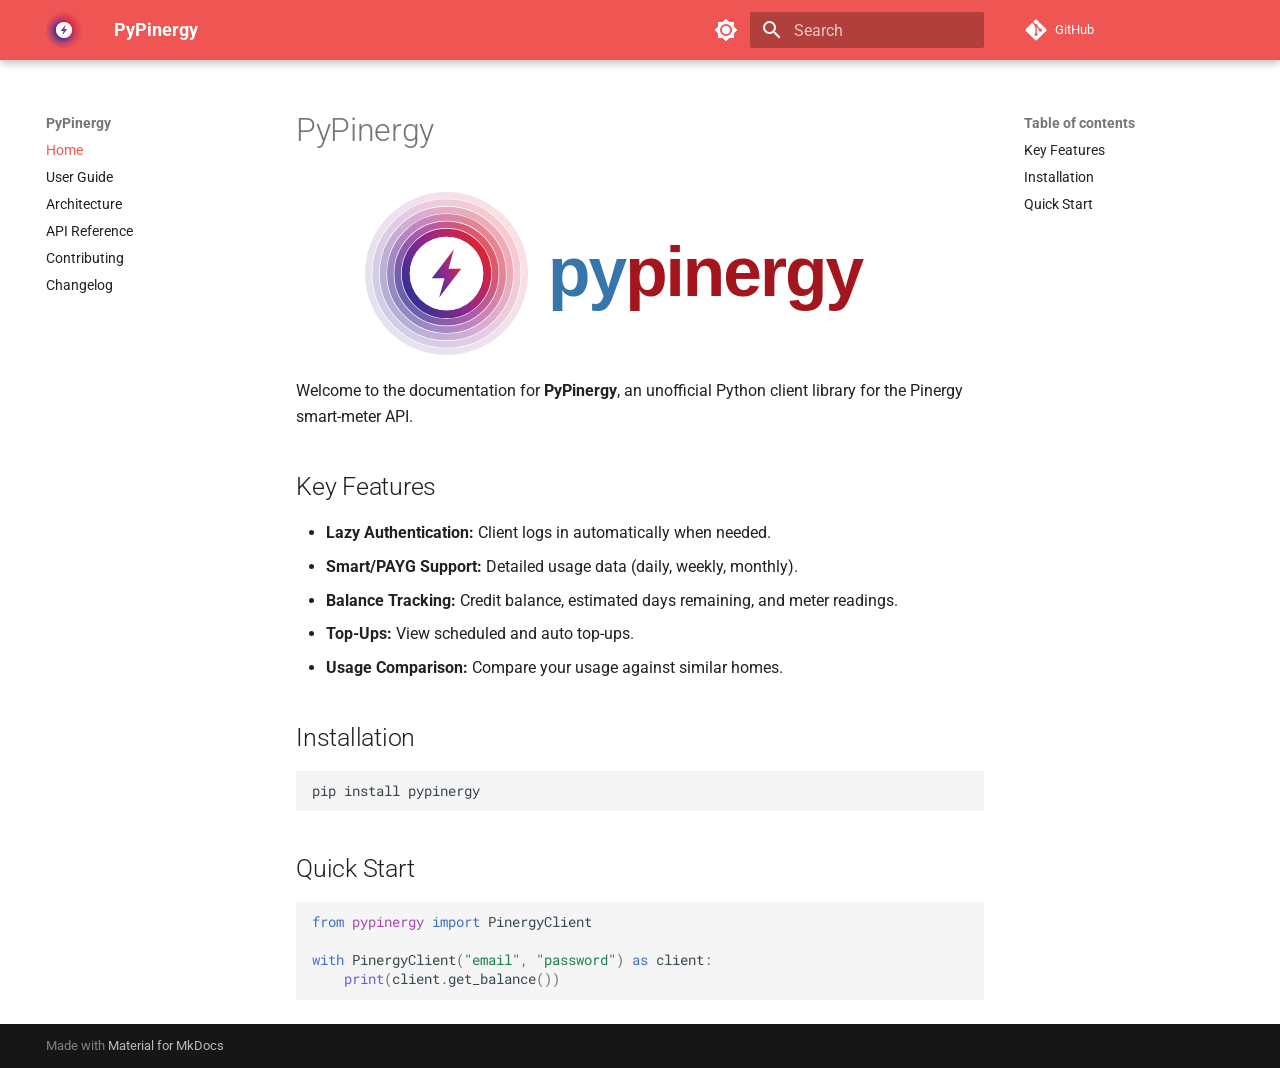
<file: index.html>
<!doctype html>
<html lang="en" class="no-js">
  <head>
    
      <meta charset="utf-8">
      <meta name="viewport" content="width=device-width,initial-scale=1">
      
      
      
      
      
        <link rel="next" href="user-guide/">
      
      
        
      
      
      <link rel="icon" href="assets/brand/icon.svg">
      <meta name="generator" content="mkdocs-1.6.1, mkdocs-material-9.7.7">
    
    
      
        <title>PyPinergy</title>
      
    
    
      <link rel="stylesheet" href="assets/stylesheets/main.ec1eaa64.min.css">
      
        
        <link rel="stylesheet" href="assets/stylesheets/palette.ab4e12ef.min.css">
      
      


    
    
      
    
    
      
        
        
        <link rel="preconnect" href="https://fonts.gstatic.com" crossorigin>
        <link rel="stylesheet" href="https://fonts.googleapis.com/css?family=Roboto:300,300i,400,400i,700,700i%7CRoboto+Mono:400,400i,700,700i&display=fallback">
        <style>:root{--md-text-font:"Roboto";--md-code-font:"Roboto Mono"}</style>
      
    
    
      <link rel="stylesheet" href="assets/_mkdocstrings.css">
    
      <link rel="stylesheet" href="stylesheets/extra.css">
    
    <script>__md_scope=new URL(".",location),__md_hash=e=>[...e].reduce(((e,_)=>(e<<5)-e+_.charCodeAt(0)),0),__md_get=(e,_=localStorage,t=__md_scope)=>JSON.parse(_.getItem(t.pathname+"."+e)),__md_set=(e,_,t=localStorage,a=__md_scope)=>{try{t.setItem(a.pathname+"."+e,JSON.stringify(_))}catch(e){}}</script>
    
      

    
    
  </head>
  
  
    
    
      
    
    
    
    
    <body dir="ltr" data-md-color-scheme="default" data-md-color-primary="red" data-md-color-accent="indigo">
  
    
    <input class="md-toggle" data-md-toggle="drawer" type="checkbox" id="__drawer" autocomplete="off">
    <input class="md-toggle" data-md-toggle="search" type="checkbox" id="__search" autocomplete="off">
    <label class="md-overlay" for="__drawer"></label>
    <div data-md-component="skip">
      
        
        <a href="#pypinergy" class="md-skip">
          Skip to content
        </a>
      
    </div>
    <div data-md-component="announce">
      
    </div>
    
    
      

  

<header class="md-header md-header--shadow" data-md-component="header">
  <nav class="md-header__inner md-grid" aria-label="Header">
    <a href="." title="PyPinergy" class="md-header__button md-logo" aria-label="PyPinergy" data-md-component="logo">
      
  <img src="assets/brand/icon.svg" alt="logo">

    </a>
    <label class="md-header__button md-icon" for="__drawer">
      
      <svg xmlns="http://www.w3.org/2000/svg" viewBox="0 0 24 24"><path d="M3 6h18v2H3zm0 5h18v2H3zm0 5h18v2H3z"/></svg>
    </label>
    <div class="md-header__title" data-md-component="header-title">
      <div class="md-header__ellipsis">
        <div class="md-header__topic">
          <span class="md-ellipsis">
            PyPinergy
          </span>
        </div>
        <div class="md-header__topic" data-md-component="header-topic">
          <span class="md-ellipsis">
            
              Home
            
          </span>
        </div>
      </div>
    </div>
    
      
        <form class="md-header__option" data-md-component="palette">
  
    
    
    
    <input class="md-option" data-md-color-media="(prefers-color-scheme: light)" data-md-color-scheme="default" data-md-color-primary="red" data-md-color-accent="indigo"  aria-label="Switch to dark mode"  type="radio" name="__palette" id="__palette_0">
    
      <label class="md-header__button md-icon" title="Switch to dark mode" for="__palette_1" hidden>
        <svg xmlns="http://www.w3.org/2000/svg" viewBox="0 0 24 24"><path d="M12 8a4 4 0 0 0-4 4 4 4 0 0 0 4 4 4 4 0 0 0 4-4 4 4 0 0 0-4-4m0 10a6 6 0 0 1-6-6 6 6 0 0 1 6-6 6 6 0 0 1 6 6 6 6 0 0 1-6 6m8-9.31V4h-4.69L12 .69 8.69 4H4v4.69L.69 12 4 15.31V20h4.69L12 23.31 15.31 20H20v-4.69L23.31 12z"/></svg>
      </label>
    
  
    
    
    
    <input class="md-option" data-md-color-media="(prefers-color-scheme: dark)" data-md-color-scheme="slate" data-md-color-primary="red" data-md-color-accent="indigo"  aria-label="Switch to light mode"  type="radio" name="__palette" id="__palette_1">
    
      <label class="md-header__button md-icon" title="Switch to light mode" for="__palette_0" hidden>
        <svg xmlns="http://www.w3.org/2000/svg" viewBox="0 0 24 24"><path d="M12 18c-.89 0-1.74-.2-2.5-.55C11.56 16.5 13 14.42 13 12s-1.44-4.5-3.5-5.45C10.26 6.2 11.11 6 12 6a6 6 0 0 1 6 6 6 6 0 0 1-6 6m8-9.31V4h-4.69L12 .69 8.69 4H4v4.69L.69 12 4 15.31V20h4.69L12 23.31 15.31 20H20v-4.69L23.31 12z"/></svg>
      </label>
    
  
</form>
      
    
    
      <script>var palette=__md_get("__palette");if(palette&&palette.color){if("(prefers-color-scheme)"===palette.color.media){var media=matchMedia("(prefers-color-scheme: light)"),input=document.querySelector(media.matches?"[data-md-color-media='(prefers-color-scheme: light)']":"[data-md-color-media='(prefers-color-scheme: dark)']");palette.color.media=input.getAttribute("data-md-color-media"),palette.color.scheme=input.getAttribute("data-md-color-scheme"),palette.color.primary=input.getAttribute("data-md-color-primary"),palette.color.accent=input.getAttribute("data-md-color-accent")}for(var[key,value]of Object.entries(palette.color))document.body.setAttribute("data-md-color-"+key,value)}</script>
    
    
    
      
      
        <label class="md-header__button md-icon" for="__search">
          
          <svg xmlns="http://www.w3.org/2000/svg" viewBox="0 0 24 24"><path d="M9.5 3A6.5 6.5 0 0 1 16 9.5c0 1.61-.59 3.09-1.56 4.23l.27.27h.79l5 5-1.5 1.5-5-5v-.79l-.27-.27A6.52 6.52 0 0 1 9.5 16 6.5 6.5 0 0 1 3 9.5 6.5 6.5 0 0 1 9.5 3m0 2C7 5 5 7 5 9.5S7 14 9.5 14 14 12 14 9.5 12 5 9.5 5"/></svg>
        </label>
        <div class="md-search" data-md-component="search" role="dialog">
  <label class="md-search__overlay" for="__search"></label>
  <div class="md-search__inner" role="search">
    <form class="md-search__form" name="search">
      <input type="text" class="md-search__input" name="query" aria-label="Search" placeholder="Search" autocapitalize="off" autocorrect="off" autocomplete="off" spellcheck="false" data-md-component="search-query" required>
      <label class="md-search__icon md-icon" for="__search">
        
        <svg xmlns="http://www.w3.org/2000/svg" viewBox="0 0 24 24"><path d="M9.5 3A6.5 6.5 0 0 1 16 9.5c0 1.61-.59 3.09-1.56 4.23l.27.27h.79l5 5-1.5 1.5-5-5v-.79l-.27-.27A6.52 6.52 0 0 1 9.5 16 6.5 6.5 0 0 1 3 9.5 6.5 6.5 0 0 1 9.5 3m0 2C7 5 5 7 5 9.5S7 14 9.5 14 14 12 14 9.5 12 5 9.5 5"/></svg>
        
        <svg xmlns="http://www.w3.org/2000/svg" viewBox="0 0 24 24"><path d="M20 11v2H8l5.5 5.5-1.42 1.42L4.16 12l7.92-7.92L13.5 5.5 8 11z"/></svg>
      </label>
      <nav class="md-search__options" aria-label="Search">
        
        <button type="reset" class="md-search__icon md-icon" title="Clear" aria-label="Clear" tabindex="-1">
          
          <svg xmlns="http://www.w3.org/2000/svg" viewBox="0 0 24 24"><path d="M19 6.41 17.59 5 12 10.59 6.41 5 5 6.41 10.59 12 5 17.59 6.41 19 12 13.41 17.59 19 19 17.59 13.41 12z"/></svg>
        </button>
      </nav>
      
    </form>
    <div class="md-search__output">
      <div class="md-search__scrollwrap" tabindex="0" data-md-scrollfix>
        <div class="md-search-result" data-md-component="search-result">
          <div class="md-search-result__meta">
            Initializing search
          </div>
          <ol class="md-search-result__list" role="presentation"></ol>
        </div>
      </div>
    </div>
  </div>
</div>
      
    
    
      <div class="md-header__source">
        <a href="https://github.com/irishsmurf/pypinergy" title="Go to repository" class="md-source" data-md-component="source">
  <div class="md-source__icon md-icon">
    
    <svg xmlns="http://www.w3.org/2000/svg" viewBox="0 0 448 512"><!--! Font Awesome Free 7.1.0 by @fontawesome - https://fontawesome.com License - https://fontawesome.com/license/free (Icons: CC BY 4.0, Fonts: SIL OFL 1.1, Code: MIT License) Copyright 2025 Fonticons, Inc.--><path d="M439.6 236.1 244 40.5c-5.4-5.5-12.8-8.5-20.4-8.5s-15 3-20.4 8.4L162.5 81l51.5 51.5c27.1-9.1 52.7 16.8 43.4 43.7l49.7 49.7c34.2-11.8 61.2 31 35.5 56.7-26.5 26.5-70.2-2.9-56-37.3L240.3 199v121.9c25.3 12.5 22.3 41.8 9.1 55-6.4 6.4-15.2 10.1-24.3 10.1s-17.8-3.6-24.3-10.1c-17.6-17.6-11.1-46.9 11.2-56v-123c-20.8-8.5-24.6-30.7-18.6-45L142.6 101 8.5 235.1C3 240.6 0 247.9 0 255.5s3 15 8.5 20.4l195.6 195.7c5.4 5.4 12.7 8.4 20.4 8.4s15-3 20.4-8.4l194.7-194.7c5.4-5.4 8.4-12.8 8.4-20.4s-3-15-8.4-20.4"/></svg>
  </div>
  <div class="md-source__repository">
    GitHub
  </div>
</a>
      </div>
    
  </nav>
  
</header>
    
    <div class="md-container" data-md-component="container">
      
      
        
          
        
      
      <main class="md-main" data-md-component="main">
        <div class="md-main__inner md-grid">
          
            
              
              <div class="md-sidebar md-sidebar--primary" data-md-component="sidebar" data-md-type="navigation" >
                <div class="md-sidebar__scrollwrap">
                  <div class="md-sidebar__inner">
                    



<nav class="md-nav md-nav--primary" aria-label="Navigation" data-md-level="0">
  <label class="md-nav__title" for="__drawer">
    <a href="." title="PyPinergy" class="md-nav__button md-logo" aria-label="PyPinergy" data-md-component="logo">
      
  <img src="assets/brand/icon.svg" alt="logo">

    </a>
    PyPinergy
  </label>
  
    <div class="md-nav__source">
      <a href="https://github.com/irishsmurf/pypinergy" title="Go to repository" class="md-source" data-md-component="source">
  <div class="md-source__icon md-icon">
    
    <svg xmlns="http://www.w3.org/2000/svg" viewBox="0 0 448 512"><!--! Font Awesome Free 7.1.0 by @fontawesome - https://fontawesome.com License - https://fontawesome.com/license/free (Icons: CC BY 4.0, Fonts: SIL OFL 1.1, Code: MIT License) Copyright 2025 Fonticons, Inc.--><path d="M439.6 236.1 244 40.5c-5.4-5.5-12.8-8.5-20.4-8.5s-15 3-20.4 8.4L162.5 81l51.5 51.5c27.1-9.1 52.7 16.8 43.4 43.7l49.7 49.7c34.2-11.8 61.2 31 35.5 56.7-26.5 26.5-70.2-2.9-56-37.3L240.3 199v121.9c25.3 12.5 22.3 41.8 9.1 55-6.4 6.4-15.2 10.1-24.3 10.1s-17.8-3.6-24.3-10.1c-17.6-17.6-11.1-46.9 11.2-56v-123c-20.8-8.5-24.6-30.7-18.6-45L142.6 101 8.5 235.1C3 240.6 0 247.9 0 255.5s3 15 8.5 20.4l195.6 195.7c5.4 5.4 12.7 8.4 20.4 8.4s15-3 20.4-8.4l194.7-194.7c5.4-5.4 8.4-12.8 8.4-20.4s-3-15-8.4-20.4"/></svg>
  </div>
  <div class="md-source__repository">
    GitHub
  </div>
</a>
    </div>
  
  <ul class="md-nav__list" data-md-scrollfix>
    
      
      
  
  
    
  
  
  
    <li class="md-nav__item md-nav__item--active">
      
      <input class="md-nav__toggle md-toggle" type="checkbox" id="__toc">
      
      
        
      
      
        <label class="md-nav__link md-nav__link--active" for="__toc">
          
  
  
  <span class="md-ellipsis">
    
  
    Home
  

    
  </span>
  
  

          <span class="md-nav__icon md-icon"></span>
        </label>
      
      <a href="." class="md-nav__link md-nav__link--active">
        
  
  
  <span class="md-ellipsis">
    
  
    Home
  

    
  </span>
  
  

      </a>
      
        

<nav class="md-nav md-nav--secondary" aria-label="Table of contents">
  
  
  
    
  
  
    <label class="md-nav__title" for="__toc">
      <span class="md-nav__icon md-icon"></span>
      Table of contents
    </label>
    <ul class="md-nav__list" data-md-component="toc" data-md-scrollfix>
      
        <li class="md-nav__item">
  <a href="#key-features" class="md-nav__link">
    <span class="md-ellipsis">
      
        Key Features
      
    </span>
  </a>
  
</li>
      
        <li class="md-nav__item">
  <a href="#installation" class="md-nav__link">
    <span class="md-ellipsis">
      
        Installation
      
    </span>
  </a>
  
</li>
      
        <li class="md-nav__item">
  <a href="#quick-start" class="md-nav__link">
    <span class="md-ellipsis">
      
        Quick Start
      
    </span>
  </a>
  
</li>
      
    </ul>
  
</nav>
      
    </li>
  

    
      
      
  
  
  
  
    <li class="md-nav__item">
      <a href="user-guide/" class="md-nav__link">
        
  
  
  <span class="md-ellipsis">
    
  
    User Guide
  

    
  </span>
  
  

      </a>
    </li>
  

    
      
      
  
  
  
  
    <li class="md-nav__item">
      <a href="architecture/" class="md-nav__link">
        
  
  
  <span class="md-ellipsis">
    
  
    Architecture
  

    
  </span>
  
  

      </a>
    </li>
  

    
      
      
  
  
  
  
    <li class="md-nav__item">
      <a href="reference/" class="md-nav__link">
        
  
  
  <span class="md-ellipsis">
    
  
    API Reference
  

    
  </span>
  
  

      </a>
    </li>
  

    
      
      
  
  
  
  
    <li class="md-nav__item">
      <a href="contributing/" class="md-nav__link">
        
  
  
  <span class="md-ellipsis">
    
  
    Contributing
  

    
  </span>
  
  

      </a>
    </li>
  

    
      
      
  
  
  
  
    <li class="md-nav__item">
      <a href="changelog/" class="md-nav__link">
        
  
  
  <span class="md-ellipsis">
    
  
    Changelog
  

    
  </span>
  
  

      </a>
    </li>
  

    
  </ul>
</nav>
                  </div>
                </div>
              </div>
            
            
              
              <div class="md-sidebar md-sidebar--secondary" data-md-component="sidebar" data-md-type="toc" >
                <div class="md-sidebar__scrollwrap">
                  <div class="md-sidebar__inner">
                    

<nav class="md-nav md-nav--secondary" aria-label="Table of contents">
  
  
  
    
  
  
    <label class="md-nav__title" for="__toc">
      <span class="md-nav__icon md-icon"></span>
      Table of contents
    </label>
    <ul class="md-nav__list" data-md-component="toc" data-md-scrollfix>
      
        <li class="md-nav__item">
  <a href="#key-features" class="md-nav__link">
    <span class="md-ellipsis">
      
        Key Features
      
    </span>
  </a>
  
</li>
      
        <li class="md-nav__item">
  <a href="#installation" class="md-nav__link">
    <span class="md-ellipsis">
      
        Installation
      
    </span>
  </a>
  
</li>
      
        <li class="md-nav__item">
  <a href="#quick-start" class="md-nav__link">
    <span class="md-ellipsis">
      
        Quick Start
      
    </span>
  </a>
  
</li>
      
    </ul>
  
</nav>
                  </div>
                </div>
              </div>
            
          
          
            <div class="md-content" data-md-component="content">
              
              <article class="md-content__inner md-typeset">
                
                  


  
  


<h1 id="pypinergy">PyPinergy</h1>
<p align="center">
  <picture>
    <source media="(prefers-color-scheme: dark)" srcset="assets/brand/dark_logo.svg">
    <source media="(prefers-color-scheme: light)" srcset="assets/brand/logo.svg">
    <img alt="PyPinergy Logo" src="assets/brand/logo.svg" width="550">
  </picture>
</p>

<p>Welcome to the documentation for <strong>PyPinergy</strong>, an unofficial Python client library for the Pinergy smart-meter API.</p>
<h2 id="key-features">Key Features</h2>
<ul>
<li><strong>Lazy Authentication:</strong> Client logs in automatically when needed.</li>
<li><strong>Smart/PAYG Support:</strong> Detailed usage data (daily, weekly, monthly).</li>
<li><strong>Balance Tracking:</strong> Credit balance, estimated days remaining, and meter readings.</li>
<li><strong>Top-Ups:</strong> View scheduled and auto top-ups.</li>
<li><strong>Usage Comparison:</strong> Compare your usage against similar homes.</li>
</ul>
<h2 id="installation">Installation</h2>
<div class="highlight"><pre><span></span><code>pip<span class="w"> </span>install<span class="w"> </span>pypinergy
</code></pre></div>
<h2 id="quick-start">Quick Start</h2>
<div class="highlight"><pre><span></span><code><span class="kn">from</span><span class="w"> </span><span class="nn">pypinergy</span><span class="w"> </span><span class="kn">import</span> <span class="n">PinergyClient</span>

<span class="k">with</span> <span class="n">PinergyClient</span><span class="p">(</span><span class="s2">&quot;email&quot;</span><span class="p">,</span> <span class="s2">&quot;password&quot;</span><span class="p">)</span> <span class="k">as</span> <span class="n">client</span><span class="p">:</span>
    <span class="nb">print</span><span class="p">(</span><span class="n">client</span><span class="o">.</span><span class="n">get_balance</span><span class="p">())</span>
</code></pre></div>












                
              </article>
            </div>
          
          
<script>var target=document.getElementById(location.hash.slice(1));target&&target.name&&(target.checked=target.name.startsWith("__tabbed_"))</script>
        </div>
        
      </main>
      
        <footer class="md-footer">
  
  <div class="md-footer-meta md-typeset">
    <div class="md-footer-meta__inner md-grid">
      <div class="md-copyright">
  
  
    Made with
    <a href="https://squidfunk.github.io/mkdocs-material/" target="_blank" rel="noopener">
      Material for MkDocs
    </a>
  
</div>
      
    </div>
  </div>
</footer>
      
    </div>
    <div class="md-dialog" data-md-component="dialog">
      <div class="md-dialog__inner md-typeset"></div>
    </div>
    
    
    
      
      
      <script id="__config" type="application/json">{"annotate": null, "base": ".", "features": [], "search": "assets/javascripts/workers/search.2c215733.min.js", "tags": null, "translations": {"clipboard.copied": "Copied to clipboard", "clipboard.copy": "Copy to clipboard", "search.result.more.one": "1 more on this page", "search.result.more.other": "# more on this page", "search.result.none": "No matching documents", "search.result.one": "1 matching document", "search.result.other": "# matching documents", "search.result.placeholder": "Type to start searching", "search.result.term.missing": "Missing", "select.version": "Select version"}, "version": null}</script>
    
    
      <script src="assets/javascripts/bundle.d7400e89.min.js"></script>
      
    
  </body>
</html>
</file>
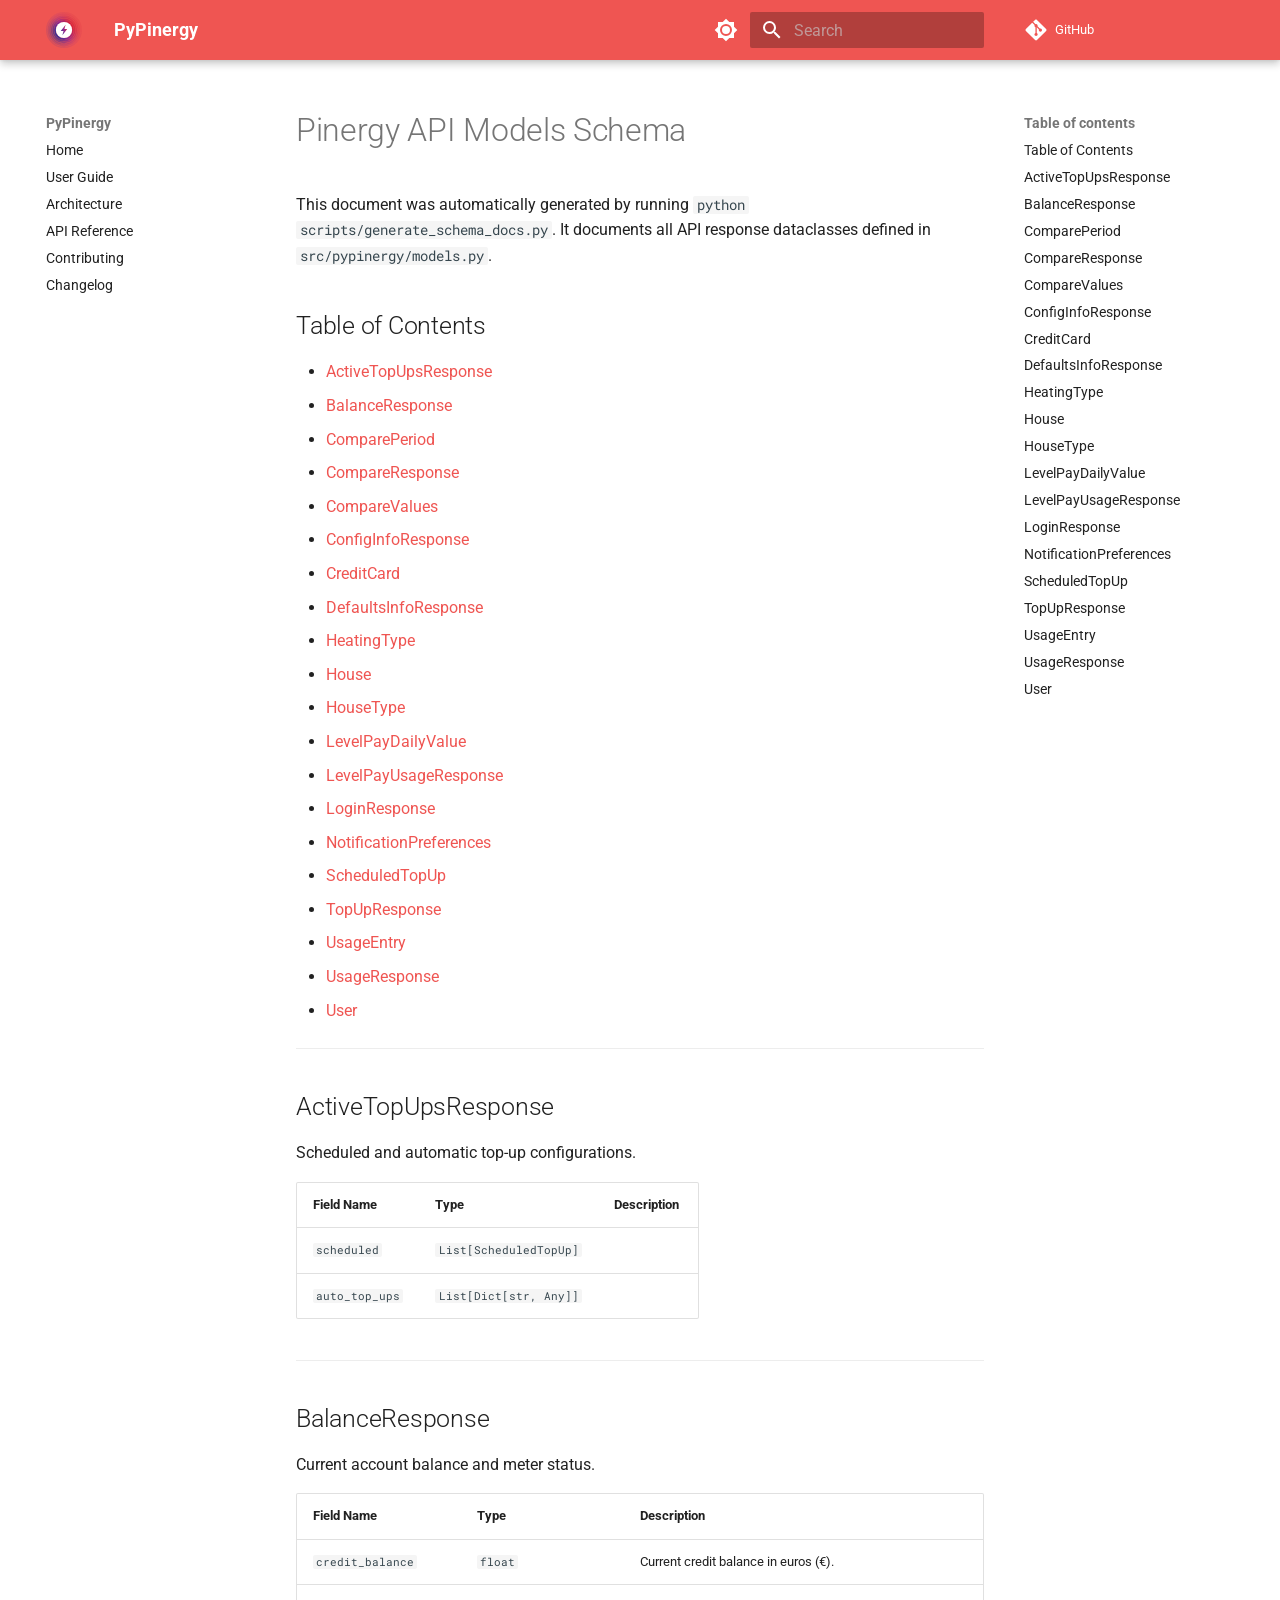
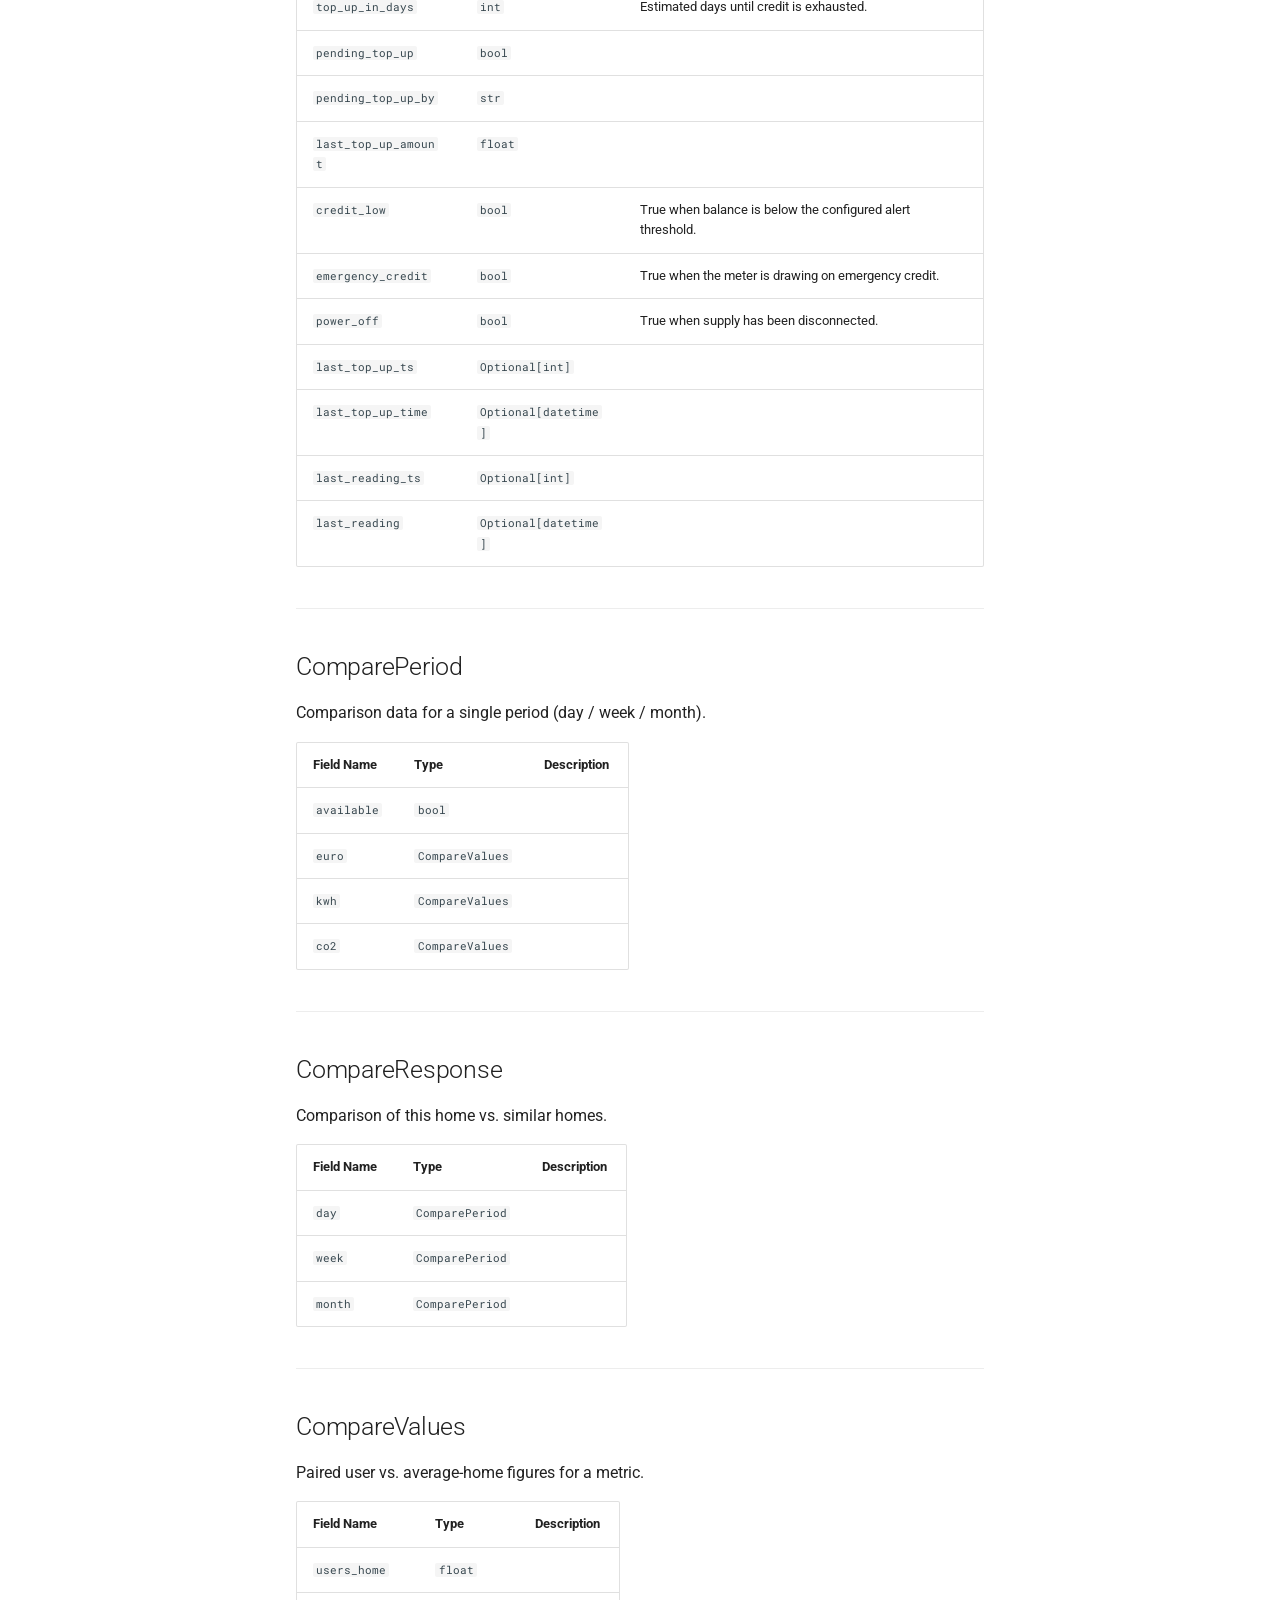
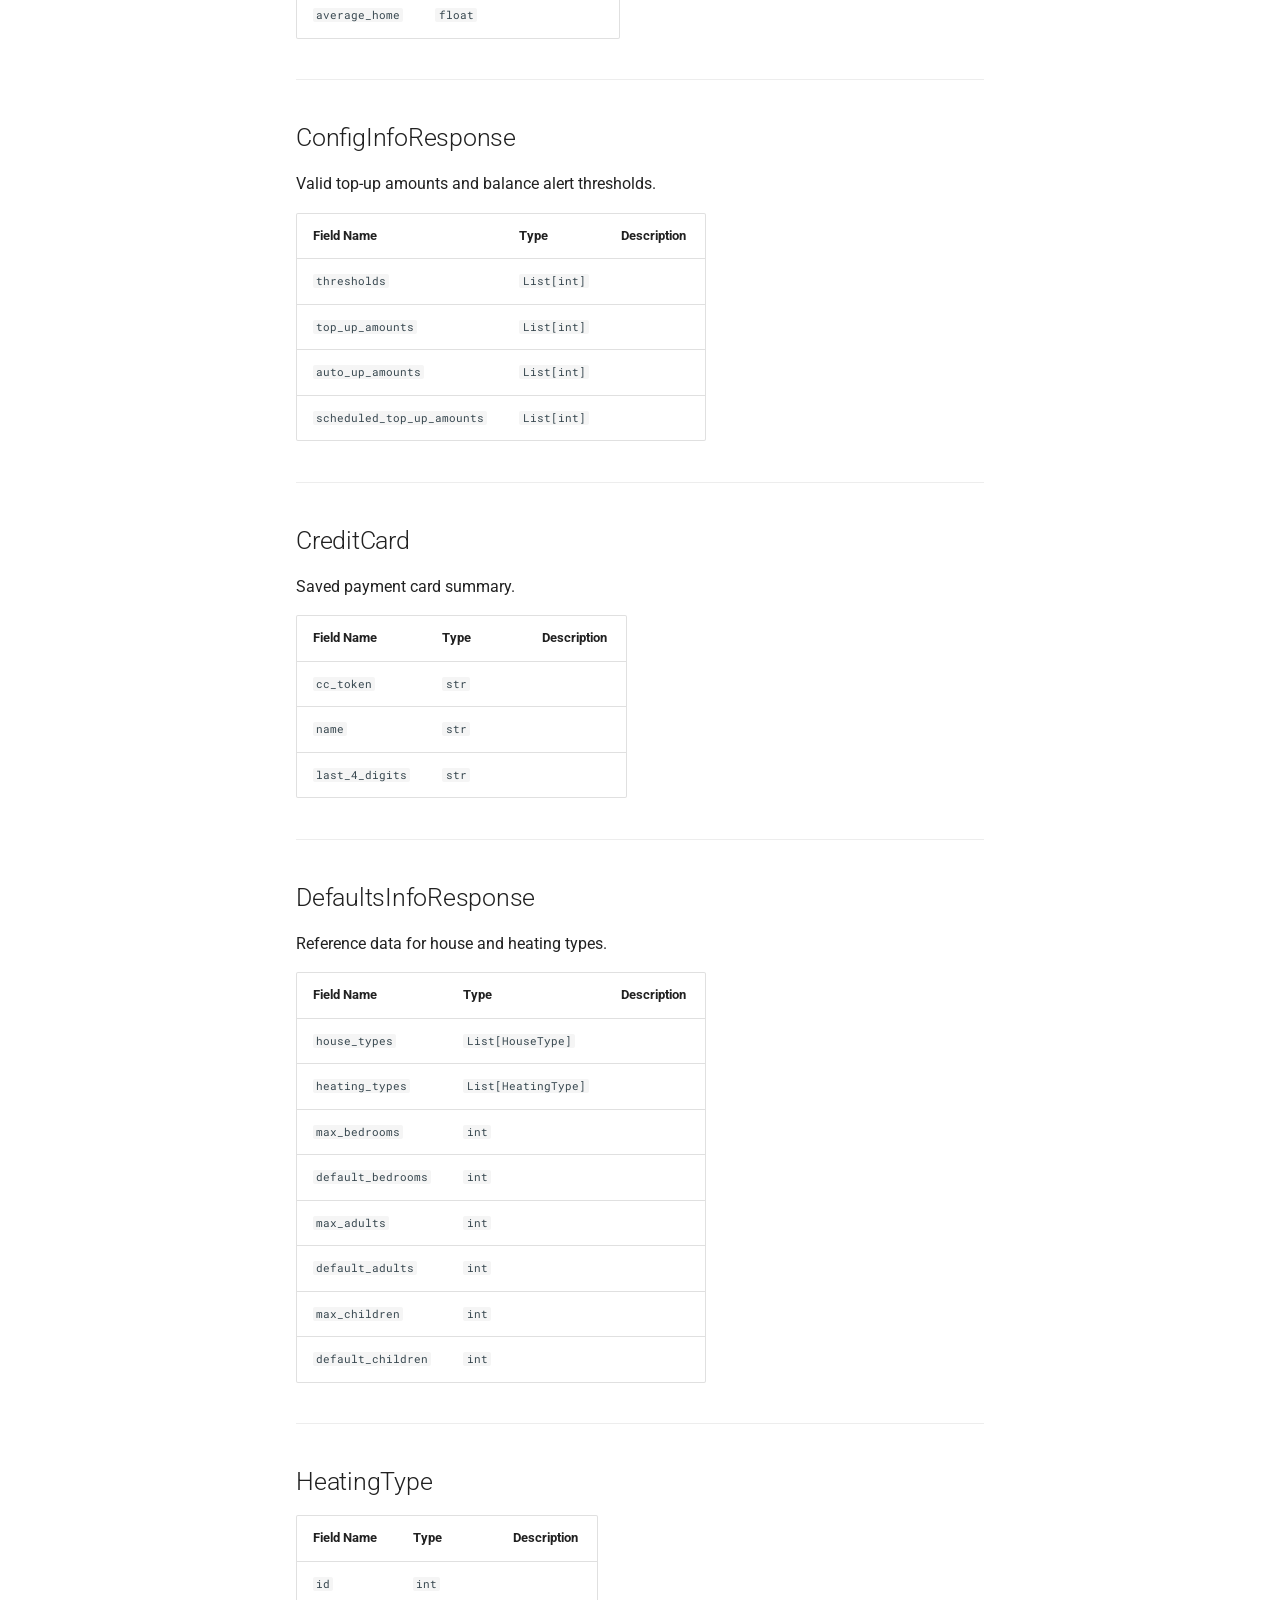
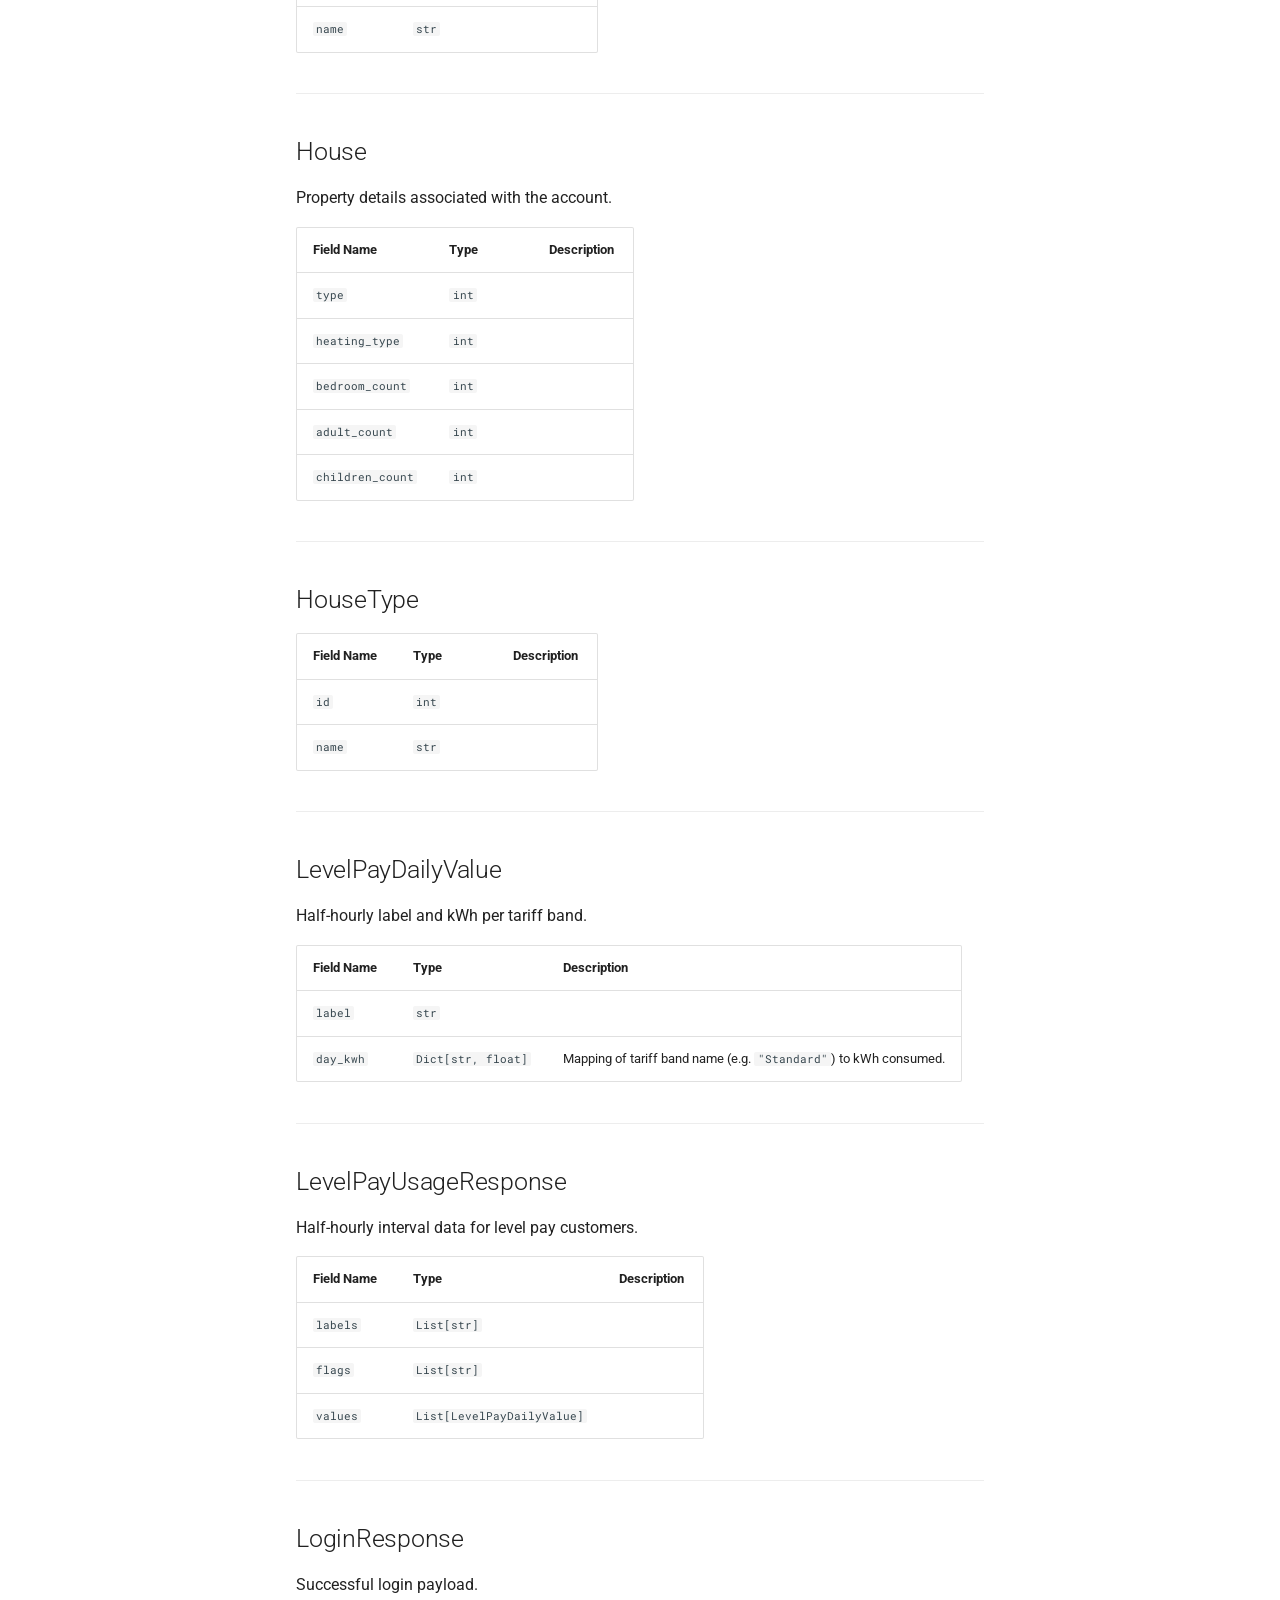
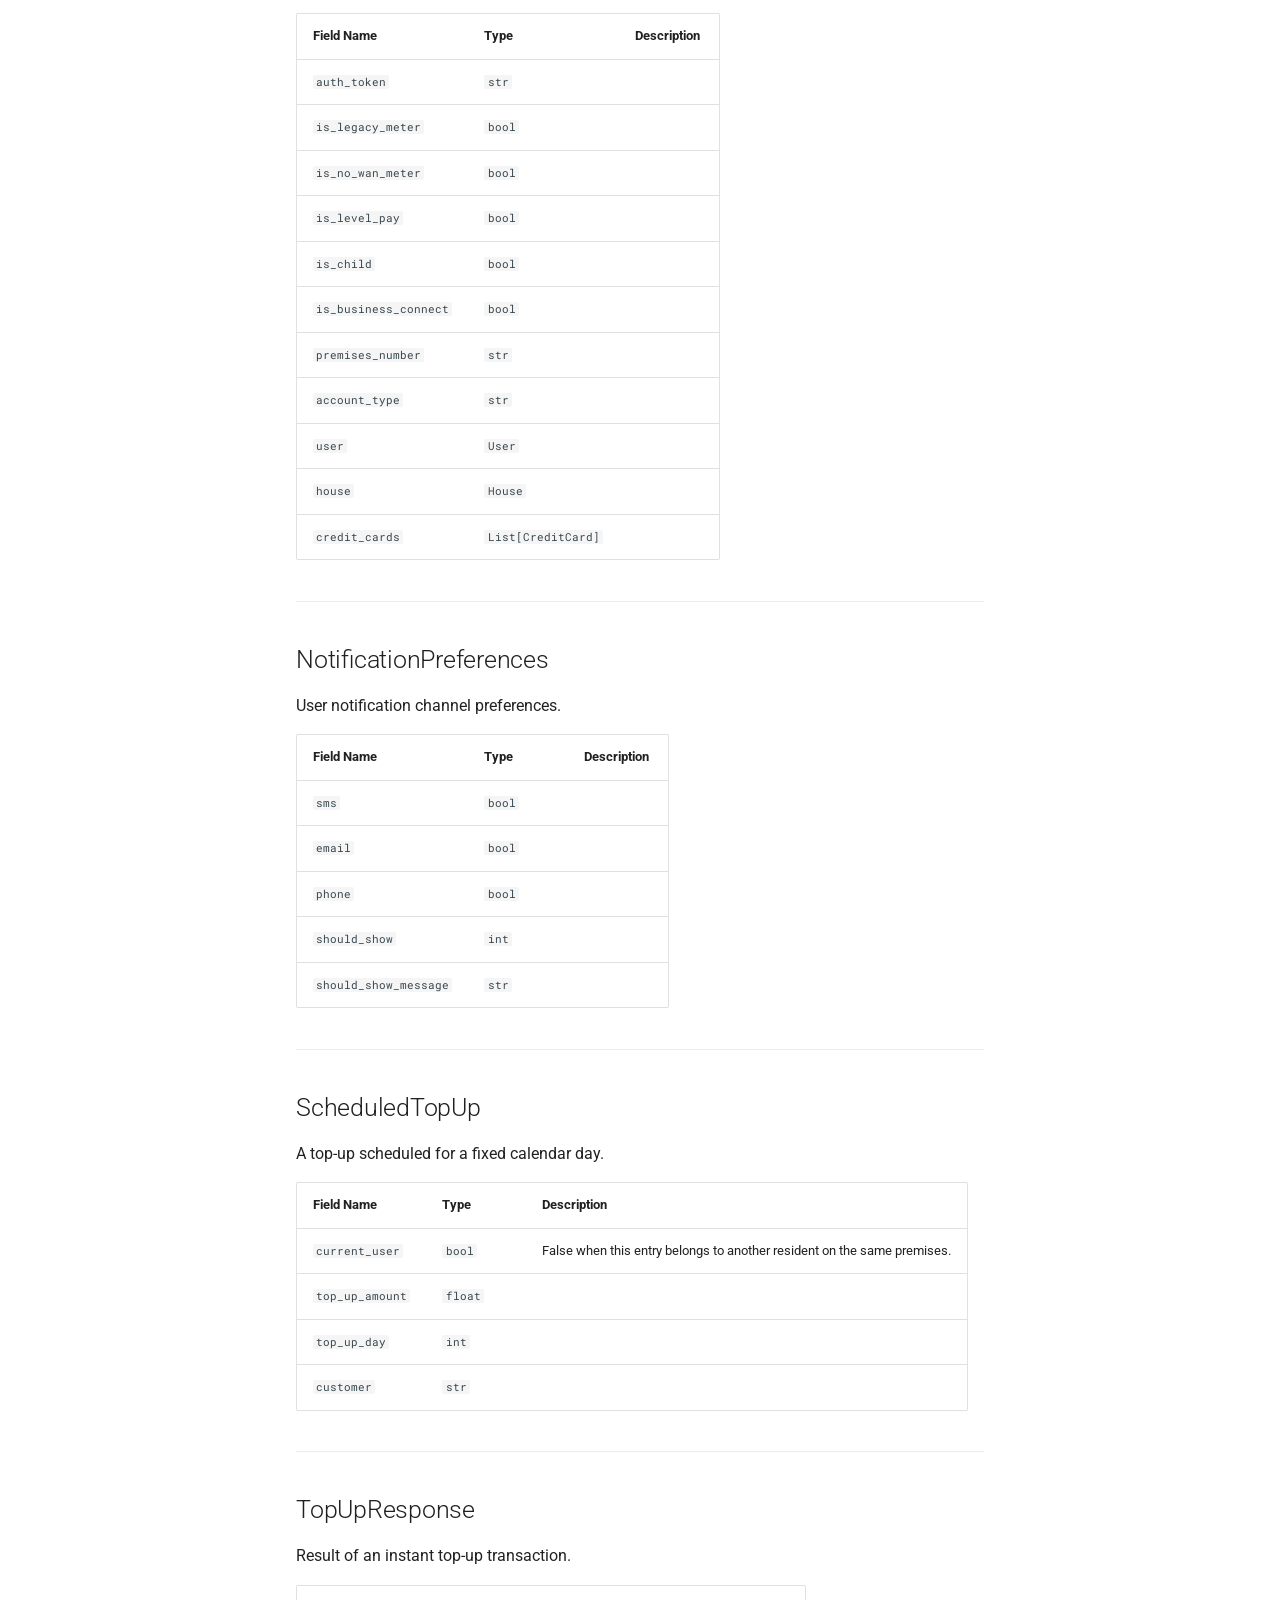
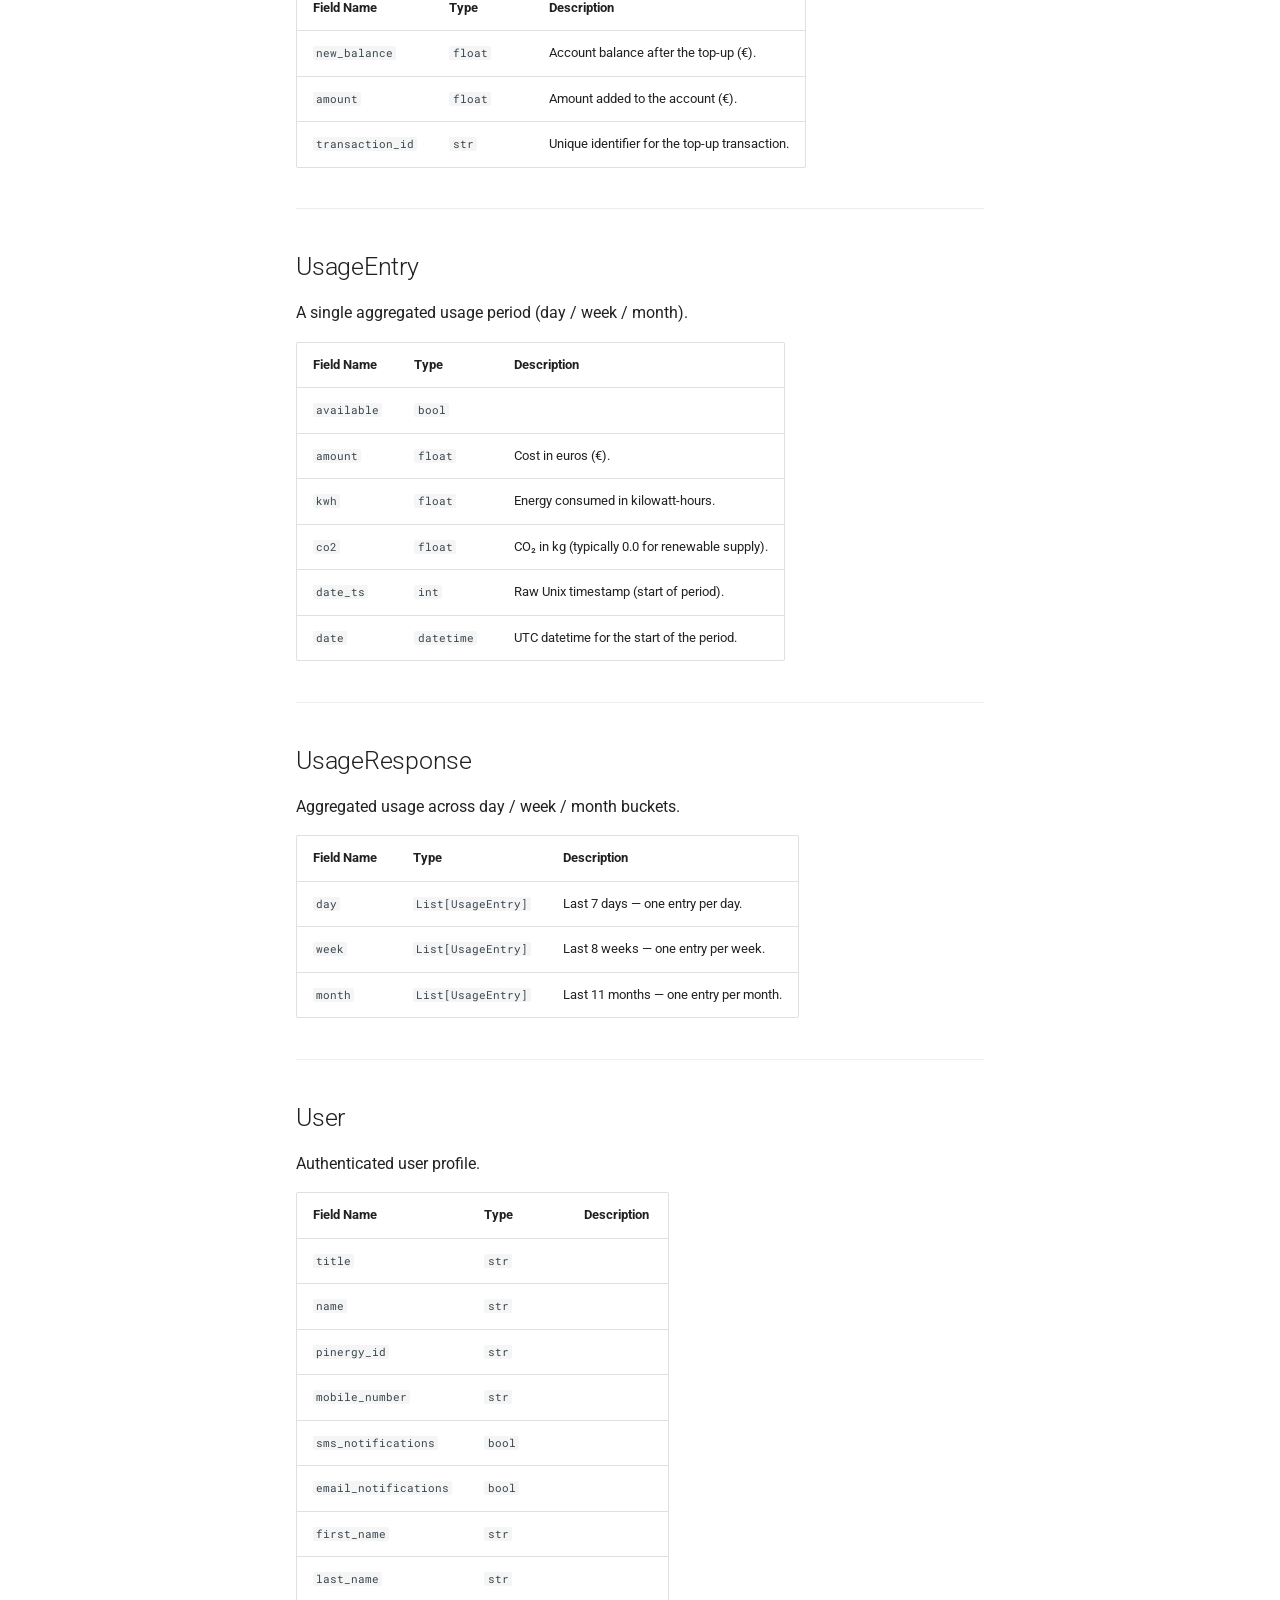
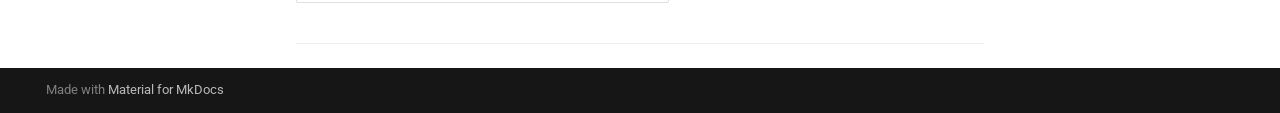
<file: api_schemas/index.html>
<!doctype html>
<html lang="en" class="no-js">
  <head>
    
      <meta charset="utf-8">
      <meta name="viewport" content="width=device-width,initial-scale=1">
      
      
      
      
      
      
        
      
      
      <link rel="icon" href="../assets/brand/icon.svg">
      <meta name="generator" content="mkdocs-1.6.1, mkdocs-material-9.7.7">
    
    
      
        <title>Pinergy API Models Schema - PyPinergy</title>
      
    
    
      <link rel="stylesheet" href="../assets/stylesheets/main.ec1eaa64.min.css">
      
        
        <link rel="stylesheet" href="../assets/stylesheets/palette.ab4e12ef.min.css">
      
      


    
    
      
    
    
      
        
        
        <link rel="preconnect" href="https://fonts.gstatic.com" crossorigin>
        <link rel="stylesheet" href="https://fonts.googleapis.com/css?family=Roboto:300,300i,400,400i,700,700i%7CRoboto+Mono:400,400i,700,700i&display=fallback">
        <style>:root{--md-text-font:"Roboto";--md-code-font:"Roboto Mono"}</style>
      
    
    
      <link rel="stylesheet" href="../assets/_mkdocstrings.css">
    
      <link rel="stylesheet" href="../stylesheets/extra.css">
    
    <script>__md_scope=new URL("..",location),__md_hash=e=>[...e].reduce(((e,_)=>(e<<5)-e+_.charCodeAt(0)),0),__md_get=(e,_=localStorage,t=__md_scope)=>JSON.parse(_.getItem(t.pathname+"."+e)),__md_set=(e,_,t=localStorage,a=__md_scope)=>{try{t.setItem(a.pathname+"."+e,JSON.stringify(_))}catch(e){}}</script>
    
      

    
    
  </head>
  
  
    
    
      
    
    
    
    
    <body dir="ltr" data-md-color-scheme="default" data-md-color-primary="red" data-md-color-accent="indigo">
  
    
    <input class="md-toggle" data-md-toggle="drawer" type="checkbox" id="__drawer" autocomplete="off">
    <input class="md-toggle" data-md-toggle="search" type="checkbox" id="__search" autocomplete="off">
    <label class="md-overlay" for="__drawer"></label>
    <div data-md-component="skip">
      
        
        <a href="#pinergy-api-models-schema" class="md-skip">
          Skip to content
        </a>
      
    </div>
    <div data-md-component="announce">
      
    </div>
    
    
      

  

<header class="md-header md-header--shadow" data-md-component="header">
  <nav class="md-header__inner md-grid" aria-label="Header">
    <a href=".." title="PyPinergy" class="md-header__button md-logo" aria-label="PyPinergy" data-md-component="logo">
      
  <img src="../assets/brand/icon.svg" alt="logo">

    </a>
    <label class="md-header__button md-icon" for="__drawer">
      
      <svg xmlns="http://www.w3.org/2000/svg" viewBox="0 0 24 24"><path d="M3 6h18v2H3zm0 5h18v2H3zm0 5h18v2H3z"/></svg>
    </label>
    <div class="md-header__title" data-md-component="header-title">
      <div class="md-header__ellipsis">
        <div class="md-header__topic">
          <span class="md-ellipsis">
            PyPinergy
          </span>
        </div>
        <div class="md-header__topic" data-md-component="header-topic">
          <span class="md-ellipsis">
            
              Pinergy API Models Schema
            
          </span>
        </div>
      </div>
    </div>
    
      
        <form class="md-header__option" data-md-component="palette">
  
    
    
    
    <input class="md-option" data-md-color-media="(prefers-color-scheme: light)" data-md-color-scheme="default" data-md-color-primary="red" data-md-color-accent="indigo"  aria-label="Switch to dark mode"  type="radio" name="__palette" id="__palette_0">
    
      <label class="md-header__button md-icon" title="Switch to dark mode" for="__palette_1" hidden>
        <svg xmlns="http://www.w3.org/2000/svg" viewBox="0 0 24 24"><path d="M12 8a4 4 0 0 0-4 4 4 4 0 0 0 4 4 4 4 0 0 0 4-4 4 4 0 0 0-4-4m0 10a6 6 0 0 1-6-6 6 6 0 0 1 6-6 6 6 0 0 1 6 6 6 6 0 0 1-6 6m8-9.31V4h-4.69L12 .69 8.69 4H4v4.69L.69 12 4 15.31V20h4.69L12 23.31 15.31 20H20v-4.69L23.31 12z"/></svg>
      </label>
    
  
    
    
    
    <input class="md-option" data-md-color-media="(prefers-color-scheme: dark)" data-md-color-scheme="slate" data-md-color-primary="red" data-md-color-accent="indigo"  aria-label="Switch to light mode"  type="radio" name="__palette" id="__palette_1">
    
      <label class="md-header__button md-icon" title="Switch to light mode" for="__palette_0" hidden>
        <svg xmlns="http://www.w3.org/2000/svg" viewBox="0 0 24 24"><path d="M12 18c-.89 0-1.74-.2-2.5-.55C11.56 16.5 13 14.42 13 12s-1.44-4.5-3.5-5.45C10.26 6.2 11.11 6 12 6a6 6 0 0 1 6 6 6 6 0 0 1-6 6m8-9.31V4h-4.69L12 .69 8.69 4H4v4.69L.69 12 4 15.31V20h4.69L12 23.31 15.31 20H20v-4.69L23.31 12z"/></svg>
      </label>
    
  
</form>
      
    
    
      <script>var palette=__md_get("__palette");if(palette&&palette.color){if("(prefers-color-scheme)"===palette.color.media){var media=matchMedia("(prefers-color-scheme: light)"),input=document.querySelector(media.matches?"[data-md-color-media='(prefers-color-scheme: light)']":"[data-md-color-media='(prefers-color-scheme: dark)']");palette.color.media=input.getAttribute("data-md-color-media"),palette.color.scheme=input.getAttribute("data-md-color-scheme"),palette.color.primary=input.getAttribute("data-md-color-primary"),palette.color.accent=input.getAttribute("data-md-color-accent")}for(var[key,value]of Object.entries(palette.color))document.body.setAttribute("data-md-color-"+key,value)}</script>
    
    
    
      
      
        <label class="md-header__button md-icon" for="__search">
          
          <svg xmlns="http://www.w3.org/2000/svg" viewBox="0 0 24 24"><path d="M9.5 3A6.5 6.5 0 0 1 16 9.5c0 1.61-.59 3.09-1.56 4.23l.27.27h.79l5 5-1.5 1.5-5-5v-.79l-.27-.27A6.52 6.52 0 0 1 9.5 16 6.5 6.5 0 0 1 3 9.5 6.5 6.5 0 0 1 9.5 3m0 2C7 5 5 7 5 9.5S7 14 9.5 14 14 12 14 9.5 12 5 9.5 5"/></svg>
        </label>
        <div class="md-search" data-md-component="search" role="dialog">
  <label class="md-search__overlay" for="__search"></label>
  <div class="md-search__inner" role="search">
    <form class="md-search__form" name="search">
      <input type="text" class="md-search__input" name="query" aria-label="Search" placeholder="Search" autocapitalize="off" autocorrect="off" autocomplete="off" spellcheck="false" data-md-component="search-query" required>
      <label class="md-search__icon md-icon" for="__search">
        
        <svg xmlns="http://www.w3.org/2000/svg" viewBox="0 0 24 24"><path d="M9.5 3A6.5 6.5 0 0 1 16 9.5c0 1.61-.59 3.09-1.56 4.23l.27.27h.79l5 5-1.5 1.5-5-5v-.79l-.27-.27A6.52 6.52 0 0 1 9.5 16 6.5 6.5 0 0 1 3 9.5 6.5 6.5 0 0 1 9.5 3m0 2C7 5 5 7 5 9.5S7 14 9.5 14 14 12 14 9.5 12 5 9.5 5"/></svg>
        
        <svg xmlns="http://www.w3.org/2000/svg" viewBox="0 0 24 24"><path d="M20 11v2H8l5.5 5.5-1.42 1.42L4.16 12l7.92-7.92L13.5 5.5 8 11z"/></svg>
      </label>
      <nav class="md-search__options" aria-label="Search">
        
        <button type="reset" class="md-search__icon md-icon" title="Clear" aria-label="Clear" tabindex="-1">
          
          <svg xmlns="http://www.w3.org/2000/svg" viewBox="0 0 24 24"><path d="M19 6.41 17.59 5 12 10.59 6.41 5 5 6.41 10.59 12 5 17.59 6.41 19 12 13.41 17.59 19 19 17.59 13.41 12z"/></svg>
        </button>
      </nav>
      
    </form>
    <div class="md-search__output">
      <div class="md-search__scrollwrap" tabindex="0" data-md-scrollfix>
        <div class="md-search-result" data-md-component="search-result">
          <div class="md-search-result__meta">
            Initializing search
          </div>
          <ol class="md-search-result__list" role="presentation"></ol>
        </div>
      </div>
    </div>
  </div>
</div>
      
    
    
      <div class="md-header__source">
        <a href="https://github.com/irishsmurf/pypinergy" title="Go to repository" class="md-source" data-md-component="source">
  <div class="md-source__icon md-icon">
    
    <svg xmlns="http://www.w3.org/2000/svg" viewBox="0 0 448 512"><!--! Font Awesome Free 7.1.0 by @fontawesome - https://fontawesome.com License - https://fontawesome.com/license/free (Icons: CC BY 4.0, Fonts: SIL OFL 1.1, Code: MIT License) Copyright 2025 Fonticons, Inc.--><path d="M439.6 236.1 244 40.5c-5.4-5.5-12.8-8.5-20.4-8.5s-15 3-20.4 8.4L162.5 81l51.5 51.5c27.1-9.1 52.7 16.8 43.4 43.7l49.7 49.7c34.2-11.8 61.2 31 35.5 56.7-26.5 26.5-70.2-2.9-56-37.3L240.3 199v121.9c25.3 12.5 22.3 41.8 9.1 55-6.4 6.4-15.2 10.1-24.3 10.1s-17.8-3.6-24.3-10.1c-17.6-17.6-11.1-46.9 11.2-56v-123c-20.8-8.5-24.6-30.7-18.6-45L142.6 101 8.5 235.1C3 240.6 0 247.9 0 255.5s3 15 8.5 20.4l195.6 195.7c5.4 5.4 12.7 8.4 20.4 8.4s15-3 20.4-8.4l194.7-194.7c5.4-5.4 8.4-12.8 8.4-20.4s-3-15-8.4-20.4"/></svg>
  </div>
  <div class="md-source__repository">
    GitHub
  </div>
</a>
      </div>
    
  </nav>
  
</header>
    
    <div class="md-container" data-md-component="container">
      
      
        
          
        
      
      <main class="md-main" data-md-component="main">
        <div class="md-main__inner md-grid">
          
            
              
              <div class="md-sidebar md-sidebar--primary" data-md-component="sidebar" data-md-type="navigation" >
                <div class="md-sidebar__scrollwrap">
                  <div class="md-sidebar__inner">
                    



<nav class="md-nav md-nav--primary" aria-label="Navigation" data-md-level="0">
  <label class="md-nav__title" for="__drawer">
    <a href=".." title="PyPinergy" class="md-nav__button md-logo" aria-label="PyPinergy" data-md-component="logo">
      
  <img src="../assets/brand/icon.svg" alt="logo">

    </a>
    PyPinergy
  </label>
  
    <div class="md-nav__source">
      <a href="https://github.com/irishsmurf/pypinergy" title="Go to repository" class="md-source" data-md-component="source">
  <div class="md-source__icon md-icon">
    
    <svg xmlns="http://www.w3.org/2000/svg" viewBox="0 0 448 512"><!--! Font Awesome Free 7.1.0 by @fontawesome - https://fontawesome.com License - https://fontawesome.com/license/free (Icons: CC BY 4.0, Fonts: SIL OFL 1.1, Code: MIT License) Copyright 2025 Fonticons, Inc.--><path d="M439.6 236.1 244 40.5c-5.4-5.5-12.8-8.5-20.4-8.5s-15 3-20.4 8.4L162.5 81l51.5 51.5c27.1-9.1 52.7 16.8 43.4 43.7l49.7 49.7c34.2-11.8 61.2 31 35.5 56.7-26.5 26.5-70.2-2.9-56-37.3L240.3 199v121.9c25.3 12.5 22.3 41.8 9.1 55-6.4 6.4-15.2 10.1-24.3 10.1s-17.8-3.6-24.3-10.1c-17.6-17.6-11.1-46.9 11.2-56v-123c-20.8-8.5-24.6-30.7-18.6-45L142.6 101 8.5 235.1C3 240.6 0 247.9 0 255.5s3 15 8.5 20.4l195.6 195.7c5.4 5.4 12.7 8.4 20.4 8.4s15-3 20.4-8.4l194.7-194.7c5.4-5.4 8.4-12.8 8.4-20.4s-3-15-8.4-20.4"/></svg>
  </div>
  <div class="md-source__repository">
    GitHub
  </div>
</a>
    </div>
  
  <ul class="md-nav__list" data-md-scrollfix>
    
      
      
  
  
  
  
    <li class="md-nav__item">
      <a href=".." class="md-nav__link">
        
  
  
  <span class="md-ellipsis">
    
  
    Home
  

    
  </span>
  
  

      </a>
    </li>
  

    
      
      
  
  
  
  
    <li class="md-nav__item">
      <a href="../user-guide/" class="md-nav__link">
        
  
  
  <span class="md-ellipsis">
    
  
    User Guide
  

    
  </span>
  
  

      </a>
    </li>
  

    
      
      
  
  
  
  
    <li class="md-nav__item">
      <a href="../architecture/" class="md-nav__link">
        
  
  
  <span class="md-ellipsis">
    
  
    Architecture
  

    
  </span>
  
  

      </a>
    </li>
  

    
      
      
  
  
  
  
    <li class="md-nav__item">
      <a href="../reference/" class="md-nav__link">
        
  
  
  <span class="md-ellipsis">
    
  
    API Reference
  

    
  </span>
  
  

      </a>
    </li>
  

    
      
      
  
  
  
  
    <li class="md-nav__item">
      <a href="../contributing/" class="md-nav__link">
        
  
  
  <span class="md-ellipsis">
    
  
    Contributing
  

    
  </span>
  
  

      </a>
    </li>
  

    
      
      
  
  
  
  
    <li class="md-nav__item">
      <a href="../changelog/" class="md-nav__link">
        
  
  
  <span class="md-ellipsis">
    
  
    Changelog
  

    
  </span>
  
  

      </a>
    </li>
  

    
  </ul>
</nav>
                  </div>
                </div>
              </div>
            
            
              
              <div class="md-sidebar md-sidebar--secondary" data-md-component="sidebar" data-md-type="toc" >
                <div class="md-sidebar__scrollwrap">
                  <div class="md-sidebar__inner">
                    

<nav class="md-nav md-nav--secondary" aria-label="Table of contents">
  
  
  
    
  
  
    <label class="md-nav__title" for="__toc">
      <span class="md-nav__icon md-icon"></span>
      Table of contents
    </label>
    <ul class="md-nav__list" data-md-component="toc" data-md-scrollfix>
      
        <li class="md-nav__item">
  <a href="#table-of-contents" class="md-nav__link">
    <span class="md-ellipsis">
      
        Table of Contents
      
    </span>
  </a>
  
</li>
      
        <li class="md-nav__item">
  <a href="#activetopupsresponse" class="md-nav__link">
    <span class="md-ellipsis">
      
        ActiveTopUpsResponse
      
    </span>
  </a>
  
</li>
      
        <li class="md-nav__item">
  <a href="#balanceresponse" class="md-nav__link">
    <span class="md-ellipsis">
      
        BalanceResponse
      
    </span>
  </a>
  
</li>
      
        <li class="md-nav__item">
  <a href="#compareperiod" class="md-nav__link">
    <span class="md-ellipsis">
      
        ComparePeriod
      
    </span>
  </a>
  
</li>
      
        <li class="md-nav__item">
  <a href="#compareresponse" class="md-nav__link">
    <span class="md-ellipsis">
      
        CompareResponse
      
    </span>
  </a>
  
</li>
      
        <li class="md-nav__item">
  <a href="#comparevalues" class="md-nav__link">
    <span class="md-ellipsis">
      
        CompareValues
      
    </span>
  </a>
  
</li>
      
        <li class="md-nav__item">
  <a href="#configinforesponse" class="md-nav__link">
    <span class="md-ellipsis">
      
        ConfigInfoResponse
      
    </span>
  </a>
  
</li>
      
        <li class="md-nav__item">
  <a href="#creditcard" class="md-nav__link">
    <span class="md-ellipsis">
      
        CreditCard
      
    </span>
  </a>
  
</li>
      
        <li class="md-nav__item">
  <a href="#defaultsinforesponse" class="md-nav__link">
    <span class="md-ellipsis">
      
        DefaultsInfoResponse
      
    </span>
  </a>
  
</li>
      
        <li class="md-nav__item">
  <a href="#heatingtype" class="md-nav__link">
    <span class="md-ellipsis">
      
        HeatingType
      
    </span>
  </a>
  
</li>
      
        <li class="md-nav__item">
  <a href="#house" class="md-nav__link">
    <span class="md-ellipsis">
      
        House
      
    </span>
  </a>
  
</li>
      
        <li class="md-nav__item">
  <a href="#housetype" class="md-nav__link">
    <span class="md-ellipsis">
      
        HouseType
      
    </span>
  </a>
  
</li>
      
        <li class="md-nav__item">
  <a href="#levelpaydailyvalue" class="md-nav__link">
    <span class="md-ellipsis">
      
        LevelPayDailyValue
      
    </span>
  </a>
  
</li>
      
        <li class="md-nav__item">
  <a href="#levelpayusageresponse" class="md-nav__link">
    <span class="md-ellipsis">
      
        LevelPayUsageResponse
      
    </span>
  </a>
  
</li>
      
        <li class="md-nav__item">
  <a href="#loginresponse" class="md-nav__link">
    <span class="md-ellipsis">
      
        LoginResponse
      
    </span>
  </a>
  
</li>
      
        <li class="md-nav__item">
  <a href="#notificationpreferences" class="md-nav__link">
    <span class="md-ellipsis">
      
        NotificationPreferences
      
    </span>
  </a>
  
</li>
      
        <li class="md-nav__item">
  <a href="#scheduledtopup" class="md-nav__link">
    <span class="md-ellipsis">
      
        ScheduledTopUp
      
    </span>
  </a>
  
</li>
      
        <li class="md-nav__item">
  <a href="#topupresponse" class="md-nav__link">
    <span class="md-ellipsis">
      
        TopUpResponse
      
    </span>
  </a>
  
</li>
      
        <li class="md-nav__item">
  <a href="#usageentry" class="md-nav__link">
    <span class="md-ellipsis">
      
        UsageEntry
      
    </span>
  </a>
  
</li>
      
        <li class="md-nav__item">
  <a href="#usageresponse" class="md-nav__link">
    <span class="md-ellipsis">
      
        UsageResponse
      
    </span>
  </a>
  
</li>
      
        <li class="md-nav__item">
  <a href="#user" class="md-nav__link">
    <span class="md-ellipsis">
      
        User
      
    </span>
  </a>
  
</li>
      
    </ul>
  
</nav>
                  </div>
                </div>
              </div>
            
          
          
            <div class="md-content" data-md-component="content">
              
              <article class="md-content__inner md-typeset">
                
                  


  
  


<h1 id="pinergy-api-models-schema">Pinergy API Models Schema</h1>
<p>This document was automatically generated by running <code>python scripts/generate_schema_docs.py</code>.
It documents all API response dataclasses defined in <code>src/pypinergy/models.py</code>.</p>
<h2 id="table-of-contents">Table of Contents</h2>
<ul>
<li><a href="#activetopupsresponse">ActiveTopUpsResponse</a></li>
<li><a href="#balanceresponse">BalanceResponse</a></li>
<li><a href="#compareperiod">ComparePeriod</a></li>
<li><a href="#compareresponse">CompareResponse</a></li>
<li><a href="#comparevalues">CompareValues</a></li>
<li><a href="#configinforesponse">ConfigInfoResponse</a></li>
<li><a href="#creditcard">CreditCard</a></li>
<li><a href="#defaultsinforesponse">DefaultsInfoResponse</a></li>
<li><a href="#heatingtype">HeatingType</a></li>
<li><a href="#house">House</a></li>
<li><a href="#housetype">HouseType</a></li>
<li><a href="#levelpaydailyvalue">LevelPayDailyValue</a></li>
<li><a href="#levelpayusageresponse">LevelPayUsageResponse</a></li>
<li><a href="#loginresponse">LoginResponse</a></li>
<li><a href="#notificationpreferences">NotificationPreferences</a></li>
<li><a href="#scheduledtopup">ScheduledTopUp</a></li>
<li><a href="#topupresponse">TopUpResponse</a></li>
<li><a href="#usageentry">UsageEntry</a></li>
<li><a href="#usageresponse">UsageResponse</a></li>
<li><a href="#user">User</a></li>
</ul>
<hr />
<h2 id="activetopupsresponse">ActiveTopUpsResponse</h2>
<p>Scheduled and automatic top-up configurations.</p>
<table>
<thead>
<tr>
<th style="text-align: left;">Field Name</th>
<th style="text-align: left;">Type</th>
<th style="text-align: left;">Description</th>
</tr>
</thead>
<tbody>
<tr>
<td style="text-align: left;"><code>scheduled</code></td>
<td style="text-align: left;"><code>List[ScheduledTopUp]</code></td>
<td style="text-align: left;"></td>
</tr>
<tr>
<td style="text-align: left;"><code>auto_top_ups</code></td>
<td style="text-align: left;"><code>List[Dict[str, Any]]</code></td>
<td style="text-align: left;"></td>
</tr>
</tbody>
</table>
<hr />
<h2 id="balanceresponse">BalanceResponse</h2>
<p>Current account balance and meter status.</p>
<table>
<thead>
<tr>
<th style="text-align: left;">Field Name</th>
<th style="text-align: left;">Type</th>
<th style="text-align: left;">Description</th>
</tr>
</thead>
<tbody>
<tr>
<td style="text-align: left;"><code>credit_balance</code></td>
<td style="text-align: left;"><code>float</code></td>
<td style="text-align: left;">Current credit balance in euros (€).</td>
</tr>
<tr>
<td style="text-align: left;"><code>top_up_in_days</code></td>
<td style="text-align: left;"><code>int</code></td>
<td style="text-align: left;">Estimated days until credit is exhausted.</td>
</tr>
<tr>
<td style="text-align: left;"><code>pending_top_up</code></td>
<td style="text-align: left;"><code>bool</code></td>
<td style="text-align: left;"></td>
</tr>
<tr>
<td style="text-align: left;"><code>pending_top_up_by</code></td>
<td style="text-align: left;"><code>str</code></td>
<td style="text-align: left;"></td>
</tr>
<tr>
<td style="text-align: left;"><code>last_top_up_amount</code></td>
<td style="text-align: left;"><code>float</code></td>
<td style="text-align: left;"></td>
</tr>
<tr>
<td style="text-align: left;"><code>credit_low</code></td>
<td style="text-align: left;"><code>bool</code></td>
<td style="text-align: left;">True when balance is below the configured alert threshold.</td>
</tr>
<tr>
<td style="text-align: left;"><code>emergency_credit</code></td>
<td style="text-align: left;"><code>bool</code></td>
<td style="text-align: left;">True when the meter is drawing on emergency credit.</td>
</tr>
<tr>
<td style="text-align: left;"><code>power_off</code></td>
<td style="text-align: left;"><code>bool</code></td>
<td style="text-align: left;">True when supply has been disconnected.</td>
</tr>
<tr>
<td style="text-align: left;"><code>last_top_up_ts</code></td>
<td style="text-align: left;"><code>Optional[int]</code></td>
<td style="text-align: left;"></td>
</tr>
<tr>
<td style="text-align: left;"><code>last_top_up_time</code></td>
<td style="text-align: left;"><code>Optional[datetime]</code></td>
<td style="text-align: left;"></td>
</tr>
<tr>
<td style="text-align: left;"><code>last_reading_ts</code></td>
<td style="text-align: left;"><code>Optional[int]</code></td>
<td style="text-align: left;"></td>
</tr>
<tr>
<td style="text-align: left;"><code>last_reading</code></td>
<td style="text-align: left;"><code>Optional[datetime]</code></td>
<td style="text-align: left;"></td>
</tr>
</tbody>
</table>
<hr />
<h2 id="compareperiod">ComparePeriod</h2>
<p>Comparison data for a single period (day / week / month).</p>
<table>
<thead>
<tr>
<th style="text-align: left;">Field Name</th>
<th style="text-align: left;">Type</th>
<th style="text-align: left;">Description</th>
</tr>
</thead>
<tbody>
<tr>
<td style="text-align: left;"><code>available</code></td>
<td style="text-align: left;"><code>bool</code></td>
<td style="text-align: left;"></td>
</tr>
<tr>
<td style="text-align: left;"><code>euro</code></td>
<td style="text-align: left;"><code>CompareValues</code></td>
<td style="text-align: left;"></td>
</tr>
<tr>
<td style="text-align: left;"><code>kwh</code></td>
<td style="text-align: left;"><code>CompareValues</code></td>
<td style="text-align: left;"></td>
</tr>
<tr>
<td style="text-align: left;"><code>co2</code></td>
<td style="text-align: left;"><code>CompareValues</code></td>
<td style="text-align: left;"></td>
</tr>
</tbody>
</table>
<hr />
<h2 id="compareresponse">CompareResponse</h2>
<p>Comparison of this home vs. similar homes.</p>
<table>
<thead>
<tr>
<th style="text-align: left;">Field Name</th>
<th style="text-align: left;">Type</th>
<th style="text-align: left;">Description</th>
</tr>
</thead>
<tbody>
<tr>
<td style="text-align: left;"><code>day</code></td>
<td style="text-align: left;"><code>ComparePeriod</code></td>
<td style="text-align: left;"></td>
</tr>
<tr>
<td style="text-align: left;"><code>week</code></td>
<td style="text-align: left;"><code>ComparePeriod</code></td>
<td style="text-align: left;"></td>
</tr>
<tr>
<td style="text-align: left;"><code>month</code></td>
<td style="text-align: left;"><code>ComparePeriod</code></td>
<td style="text-align: left;"></td>
</tr>
</tbody>
</table>
<hr />
<h2 id="comparevalues">CompareValues</h2>
<p>Paired user vs. average-home figures for a metric.</p>
<table>
<thead>
<tr>
<th style="text-align: left;">Field Name</th>
<th style="text-align: left;">Type</th>
<th style="text-align: left;">Description</th>
</tr>
</thead>
<tbody>
<tr>
<td style="text-align: left;"><code>users_home</code></td>
<td style="text-align: left;"><code>float</code></td>
<td style="text-align: left;"></td>
</tr>
<tr>
<td style="text-align: left;"><code>average_home</code></td>
<td style="text-align: left;"><code>float</code></td>
<td style="text-align: left;"></td>
</tr>
</tbody>
</table>
<hr />
<h2 id="configinforesponse">ConfigInfoResponse</h2>
<p>Valid top-up amounts and balance alert thresholds.</p>
<table>
<thead>
<tr>
<th style="text-align: left;">Field Name</th>
<th style="text-align: left;">Type</th>
<th style="text-align: left;">Description</th>
</tr>
</thead>
<tbody>
<tr>
<td style="text-align: left;"><code>thresholds</code></td>
<td style="text-align: left;"><code>List[int]</code></td>
<td style="text-align: left;"></td>
</tr>
<tr>
<td style="text-align: left;"><code>top_up_amounts</code></td>
<td style="text-align: left;"><code>List[int]</code></td>
<td style="text-align: left;"></td>
</tr>
<tr>
<td style="text-align: left;"><code>auto_up_amounts</code></td>
<td style="text-align: left;"><code>List[int]</code></td>
<td style="text-align: left;"></td>
</tr>
<tr>
<td style="text-align: left;"><code>scheduled_top_up_amounts</code></td>
<td style="text-align: left;"><code>List[int]</code></td>
<td style="text-align: left;"></td>
</tr>
</tbody>
</table>
<hr />
<h2 id="creditcard">CreditCard</h2>
<p>Saved payment card summary.</p>
<table>
<thead>
<tr>
<th style="text-align: left;">Field Name</th>
<th style="text-align: left;">Type</th>
<th style="text-align: left;">Description</th>
</tr>
</thead>
<tbody>
<tr>
<td style="text-align: left;"><code>cc_token</code></td>
<td style="text-align: left;"><code>str</code></td>
<td style="text-align: left;"></td>
</tr>
<tr>
<td style="text-align: left;"><code>name</code></td>
<td style="text-align: left;"><code>str</code></td>
<td style="text-align: left;"></td>
</tr>
<tr>
<td style="text-align: left;"><code>last_4_digits</code></td>
<td style="text-align: left;"><code>str</code></td>
<td style="text-align: left;"></td>
</tr>
</tbody>
</table>
<hr />
<h2 id="defaultsinforesponse">DefaultsInfoResponse</h2>
<p>Reference data for house and heating types.</p>
<table>
<thead>
<tr>
<th style="text-align: left;">Field Name</th>
<th style="text-align: left;">Type</th>
<th style="text-align: left;">Description</th>
</tr>
</thead>
<tbody>
<tr>
<td style="text-align: left;"><code>house_types</code></td>
<td style="text-align: left;"><code>List[HouseType]</code></td>
<td style="text-align: left;"></td>
</tr>
<tr>
<td style="text-align: left;"><code>heating_types</code></td>
<td style="text-align: left;"><code>List[HeatingType]</code></td>
<td style="text-align: left;"></td>
</tr>
<tr>
<td style="text-align: left;"><code>max_bedrooms</code></td>
<td style="text-align: left;"><code>int</code></td>
<td style="text-align: left;"></td>
</tr>
<tr>
<td style="text-align: left;"><code>default_bedrooms</code></td>
<td style="text-align: left;"><code>int</code></td>
<td style="text-align: left;"></td>
</tr>
<tr>
<td style="text-align: left;"><code>max_adults</code></td>
<td style="text-align: left;"><code>int</code></td>
<td style="text-align: left;"></td>
</tr>
<tr>
<td style="text-align: left;"><code>default_adults</code></td>
<td style="text-align: left;"><code>int</code></td>
<td style="text-align: left;"></td>
</tr>
<tr>
<td style="text-align: left;"><code>max_children</code></td>
<td style="text-align: left;"><code>int</code></td>
<td style="text-align: left;"></td>
</tr>
<tr>
<td style="text-align: left;"><code>default_children</code></td>
<td style="text-align: left;"><code>int</code></td>
<td style="text-align: left;"></td>
</tr>
</tbody>
</table>
<hr />
<h2 id="heatingtype">HeatingType</h2>
<table>
<thead>
<tr>
<th style="text-align: left;">Field Name</th>
<th style="text-align: left;">Type</th>
<th style="text-align: left;">Description</th>
</tr>
</thead>
<tbody>
<tr>
<td style="text-align: left;"><code>id</code></td>
<td style="text-align: left;"><code>int</code></td>
<td style="text-align: left;"></td>
</tr>
<tr>
<td style="text-align: left;"><code>name</code></td>
<td style="text-align: left;"><code>str</code></td>
<td style="text-align: left;"></td>
</tr>
</tbody>
</table>
<hr />
<h2 id="house">House</h2>
<p>Property details associated with the account.</p>
<table>
<thead>
<tr>
<th style="text-align: left;">Field Name</th>
<th style="text-align: left;">Type</th>
<th style="text-align: left;">Description</th>
</tr>
</thead>
<tbody>
<tr>
<td style="text-align: left;"><code>type</code></td>
<td style="text-align: left;"><code>int</code></td>
<td style="text-align: left;"></td>
</tr>
<tr>
<td style="text-align: left;"><code>heating_type</code></td>
<td style="text-align: left;"><code>int</code></td>
<td style="text-align: left;"></td>
</tr>
<tr>
<td style="text-align: left;"><code>bedroom_count</code></td>
<td style="text-align: left;"><code>int</code></td>
<td style="text-align: left;"></td>
</tr>
<tr>
<td style="text-align: left;"><code>adult_count</code></td>
<td style="text-align: left;"><code>int</code></td>
<td style="text-align: left;"></td>
</tr>
<tr>
<td style="text-align: left;"><code>children_count</code></td>
<td style="text-align: left;"><code>int</code></td>
<td style="text-align: left;"></td>
</tr>
</tbody>
</table>
<hr />
<h2 id="housetype">HouseType</h2>
<table>
<thead>
<tr>
<th style="text-align: left;">Field Name</th>
<th style="text-align: left;">Type</th>
<th style="text-align: left;">Description</th>
</tr>
</thead>
<tbody>
<tr>
<td style="text-align: left;"><code>id</code></td>
<td style="text-align: left;"><code>int</code></td>
<td style="text-align: left;"></td>
</tr>
<tr>
<td style="text-align: left;"><code>name</code></td>
<td style="text-align: left;"><code>str</code></td>
<td style="text-align: left;"></td>
</tr>
</tbody>
</table>
<hr />
<h2 id="levelpaydailyvalue">LevelPayDailyValue</h2>
<p>Half-hourly label and kWh per tariff band.</p>
<table>
<thead>
<tr>
<th style="text-align: left;">Field Name</th>
<th style="text-align: left;">Type</th>
<th style="text-align: left;">Description</th>
</tr>
</thead>
<tbody>
<tr>
<td style="text-align: left;"><code>label</code></td>
<td style="text-align: left;"><code>str</code></td>
<td style="text-align: left;"></td>
</tr>
<tr>
<td style="text-align: left;"><code>day_kwh</code></td>
<td style="text-align: left;"><code>Dict[str, float]</code></td>
<td style="text-align: left;">Mapping of tariff band name (e.g. <code>"Standard"</code>) to kWh consumed.</td>
</tr>
</tbody>
</table>
<hr />
<h2 id="levelpayusageresponse">LevelPayUsageResponse</h2>
<p>Half-hourly interval data for level pay customers.</p>
<table>
<thead>
<tr>
<th style="text-align: left;">Field Name</th>
<th style="text-align: left;">Type</th>
<th style="text-align: left;">Description</th>
</tr>
</thead>
<tbody>
<tr>
<td style="text-align: left;"><code>labels</code></td>
<td style="text-align: left;"><code>List[str]</code></td>
<td style="text-align: left;"></td>
</tr>
<tr>
<td style="text-align: left;"><code>flags</code></td>
<td style="text-align: left;"><code>List[str]</code></td>
<td style="text-align: left;"></td>
</tr>
<tr>
<td style="text-align: left;"><code>values</code></td>
<td style="text-align: left;"><code>List[LevelPayDailyValue]</code></td>
<td style="text-align: left;"></td>
</tr>
</tbody>
</table>
<hr />
<h2 id="loginresponse">LoginResponse</h2>
<p>Successful login payload.</p>
<table>
<thead>
<tr>
<th style="text-align: left;">Field Name</th>
<th style="text-align: left;">Type</th>
<th style="text-align: left;">Description</th>
</tr>
</thead>
<tbody>
<tr>
<td style="text-align: left;"><code>auth_token</code></td>
<td style="text-align: left;"><code>str</code></td>
<td style="text-align: left;"></td>
</tr>
<tr>
<td style="text-align: left;"><code>is_legacy_meter</code></td>
<td style="text-align: left;"><code>bool</code></td>
<td style="text-align: left;"></td>
</tr>
<tr>
<td style="text-align: left;"><code>is_no_wan_meter</code></td>
<td style="text-align: left;"><code>bool</code></td>
<td style="text-align: left;"></td>
</tr>
<tr>
<td style="text-align: left;"><code>is_level_pay</code></td>
<td style="text-align: left;"><code>bool</code></td>
<td style="text-align: left;"></td>
</tr>
<tr>
<td style="text-align: left;"><code>is_child</code></td>
<td style="text-align: left;"><code>bool</code></td>
<td style="text-align: left;"></td>
</tr>
<tr>
<td style="text-align: left;"><code>is_business_connect</code></td>
<td style="text-align: left;"><code>bool</code></td>
<td style="text-align: left;"></td>
</tr>
<tr>
<td style="text-align: left;"><code>premises_number</code></td>
<td style="text-align: left;"><code>str</code></td>
<td style="text-align: left;"></td>
</tr>
<tr>
<td style="text-align: left;"><code>account_type</code></td>
<td style="text-align: left;"><code>str</code></td>
<td style="text-align: left;"></td>
</tr>
<tr>
<td style="text-align: left;"><code>user</code></td>
<td style="text-align: left;"><code>User</code></td>
<td style="text-align: left;"></td>
</tr>
<tr>
<td style="text-align: left;"><code>house</code></td>
<td style="text-align: left;"><code>House</code></td>
<td style="text-align: left;"></td>
</tr>
<tr>
<td style="text-align: left;"><code>credit_cards</code></td>
<td style="text-align: left;"><code>List[CreditCard]</code></td>
<td style="text-align: left;"></td>
</tr>
</tbody>
</table>
<hr />
<h2 id="notificationpreferences">NotificationPreferences</h2>
<p>User notification channel preferences.</p>
<table>
<thead>
<tr>
<th style="text-align: left;">Field Name</th>
<th style="text-align: left;">Type</th>
<th style="text-align: left;">Description</th>
</tr>
</thead>
<tbody>
<tr>
<td style="text-align: left;"><code>sms</code></td>
<td style="text-align: left;"><code>bool</code></td>
<td style="text-align: left;"></td>
</tr>
<tr>
<td style="text-align: left;"><code>email</code></td>
<td style="text-align: left;"><code>bool</code></td>
<td style="text-align: left;"></td>
</tr>
<tr>
<td style="text-align: left;"><code>phone</code></td>
<td style="text-align: left;"><code>bool</code></td>
<td style="text-align: left;"></td>
</tr>
<tr>
<td style="text-align: left;"><code>should_show</code></td>
<td style="text-align: left;"><code>int</code></td>
<td style="text-align: left;"></td>
</tr>
<tr>
<td style="text-align: left;"><code>should_show_message</code></td>
<td style="text-align: left;"><code>str</code></td>
<td style="text-align: left;"></td>
</tr>
</tbody>
</table>
<hr />
<h2 id="scheduledtopup">ScheduledTopUp</h2>
<p>A top-up scheduled for a fixed calendar day.</p>
<table>
<thead>
<tr>
<th style="text-align: left;">Field Name</th>
<th style="text-align: left;">Type</th>
<th style="text-align: left;">Description</th>
</tr>
</thead>
<tbody>
<tr>
<td style="text-align: left;"><code>current_user</code></td>
<td style="text-align: left;"><code>bool</code></td>
<td style="text-align: left;">False when this entry belongs to another resident on the same premises.</td>
</tr>
<tr>
<td style="text-align: left;"><code>top_up_amount</code></td>
<td style="text-align: left;"><code>float</code></td>
<td style="text-align: left;"></td>
</tr>
<tr>
<td style="text-align: left;"><code>top_up_day</code></td>
<td style="text-align: left;"><code>int</code></td>
<td style="text-align: left;"></td>
</tr>
<tr>
<td style="text-align: left;"><code>customer</code></td>
<td style="text-align: left;"><code>str</code></td>
<td style="text-align: left;"></td>
</tr>
</tbody>
</table>
<hr />
<h2 id="topupresponse">TopUpResponse</h2>
<p>Result of an instant top-up transaction.</p>
<table>
<thead>
<tr>
<th style="text-align: left;">Field Name</th>
<th style="text-align: left;">Type</th>
<th style="text-align: left;">Description</th>
</tr>
</thead>
<tbody>
<tr>
<td style="text-align: left;"><code>new_balance</code></td>
<td style="text-align: left;"><code>float</code></td>
<td style="text-align: left;">Account balance after the top-up (€).</td>
</tr>
<tr>
<td style="text-align: left;"><code>amount</code></td>
<td style="text-align: left;"><code>float</code></td>
<td style="text-align: left;">Amount added to the account (€).</td>
</tr>
<tr>
<td style="text-align: left;"><code>transaction_id</code></td>
<td style="text-align: left;"><code>str</code></td>
<td style="text-align: left;">Unique identifier for the top-up transaction.</td>
</tr>
</tbody>
</table>
<hr />
<h2 id="usageentry">UsageEntry</h2>
<p>A single aggregated usage period (day / week / month).</p>
<table>
<thead>
<tr>
<th style="text-align: left;">Field Name</th>
<th style="text-align: left;">Type</th>
<th style="text-align: left;">Description</th>
</tr>
</thead>
<tbody>
<tr>
<td style="text-align: left;"><code>available</code></td>
<td style="text-align: left;"><code>bool</code></td>
<td style="text-align: left;"></td>
</tr>
<tr>
<td style="text-align: left;"><code>amount</code></td>
<td style="text-align: left;"><code>float</code></td>
<td style="text-align: left;">Cost in euros (€).</td>
</tr>
<tr>
<td style="text-align: left;"><code>kwh</code></td>
<td style="text-align: left;"><code>float</code></td>
<td style="text-align: left;">Energy consumed in kilowatt-hours.</td>
</tr>
<tr>
<td style="text-align: left;"><code>co2</code></td>
<td style="text-align: left;"><code>float</code></td>
<td style="text-align: left;">CO₂ in kg (typically 0.0 for renewable supply).</td>
</tr>
<tr>
<td style="text-align: left;"><code>date_ts</code></td>
<td style="text-align: left;"><code>int</code></td>
<td style="text-align: left;">Raw Unix timestamp (start of period).</td>
</tr>
<tr>
<td style="text-align: left;"><code>date</code></td>
<td style="text-align: left;"><code>datetime</code></td>
<td style="text-align: left;">UTC datetime for the start of the period.</td>
</tr>
</tbody>
</table>
<hr />
<h2 id="usageresponse">UsageResponse</h2>
<p>Aggregated usage across day / week / month buckets.</p>
<table>
<thead>
<tr>
<th style="text-align: left;">Field Name</th>
<th style="text-align: left;">Type</th>
<th style="text-align: left;">Description</th>
</tr>
</thead>
<tbody>
<tr>
<td style="text-align: left;"><code>day</code></td>
<td style="text-align: left;"><code>List[UsageEntry]</code></td>
<td style="text-align: left;">Last 7 days — one entry per day.</td>
</tr>
<tr>
<td style="text-align: left;"><code>week</code></td>
<td style="text-align: left;"><code>List[UsageEntry]</code></td>
<td style="text-align: left;">Last 8 weeks — one entry per week.</td>
</tr>
<tr>
<td style="text-align: left;"><code>month</code></td>
<td style="text-align: left;"><code>List[UsageEntry]</code></td>
<td style="text-align: left;">Last 11 months — one entry per month.</td>
</tr>
</tbody>
</table>
<hr />
<h2 id="user">User</h2>
<p>Authenticated user profile.</p>
<table>
<thead>
<tr>
<th style="text-align: left;">Field Name</th>
<th style="text-align: left;">Type</th>
<th style="text-align: left;">Description</th>
</tr>
</thead>
<tbody>
<tr>
<td style="text-align: left;"><code>title</code></td>
<td style="text-align: left;"><code>str</code></td>
<td style="text-align: left;"></td>
</tr>
<tr>
<td style="text-align: left;"><code>name</code></td>
<td style="text-align: left;"><code>str</code></td>
<td style="text-align: left;"></td>
</tr>
<tr>
<td style="text-align: left;"><code>pinergy_id</code></td>
<td style="text-align: left;"><code>str</code></td>
<td style="text-align: left;"></td>
</tr>
<tr>
<td style="text-align: left;"><code>mobile_number</code></td>
<td style="text-align: left;"><code>str</code></td>
<td style="text-align: left;"></td>
</tr>
<tr>
<td style="text-align: left;"><code>sms_notifications</code></td>
<td style="text-align: left;"><code>bool</code></td>
<td style="text-align: left;"></td>
</tr>
<tr>
<td style="text-align: left;"><code>email_notifications</code></td>
<td style="text-align: left;"><code>bool</code></td>
<td style="text-align: left;"></td>
</tr>
<tr>
<td style="text-align: left;"><code>first_name</code></td>
<td style="text-align: left;"><code>str</code></td>
<td style="text-align: left;"></td>
</tr>
<tr>
<td style="text-align: left;"><code>last_name</code></td>
<td style="text-align: left;"><code>str</code></td>
<td style="text-align: left;"></td>
</tr>
</tbody>
</table>
<hr />












                
              </article>
            </div>
          
          
<script>var target=document.getElementById(location.hash.slice(1));target&&target.name&&(target.checked=target.name.startsWith("__tabbed_"))</script>
        </div>
        
      </main>
      
        <footer class="md-footer">
  
  <div class="md-footer-meta md-typeset">
    <div class="md-footer-meta__inner md-grid">
      <div class="md-copyright">
  
  
    Made with
    <a href="https://squidfunk.github.io/mkdocs-material/" target="_blank" rel="noopener">
      Material for MkDocs
    </a>
  
</div>
      
    </div>
  </div>
</footer>
      
    </div>
    <div class="md-dialog" data-md-component="dialog">
      <div class="md-dialog__inner md-typeset"></div>
    </div>
    
    
    
      
      
      <script id="__config" type="application/json">{"annotate": null, "base": "..", "features": [], "search": "../assets/javascripts/workers/search.2c215733.min.js", "tags": null, "translations": {"clipboard.copied": "Copied to clipboard", "clipboard.copy": "Copy to clipboard", "search.result.more.one": "1 more on this page", "search.result.more.other": "# more on this page", "search.result.none": "No matching documents", "search.result.one": "1 matching document", "search.result.other": "# matching documents", "search.result.placeholder": "Type to start searching", "search.result.term.missing": "Missing", "select.version": "Select version"}, "version": null}</script>
    
    
      <script src="../assets/javascripts/bundle.d7400e89.min.js"></script>
      
    
  </body>
</html>
</file>
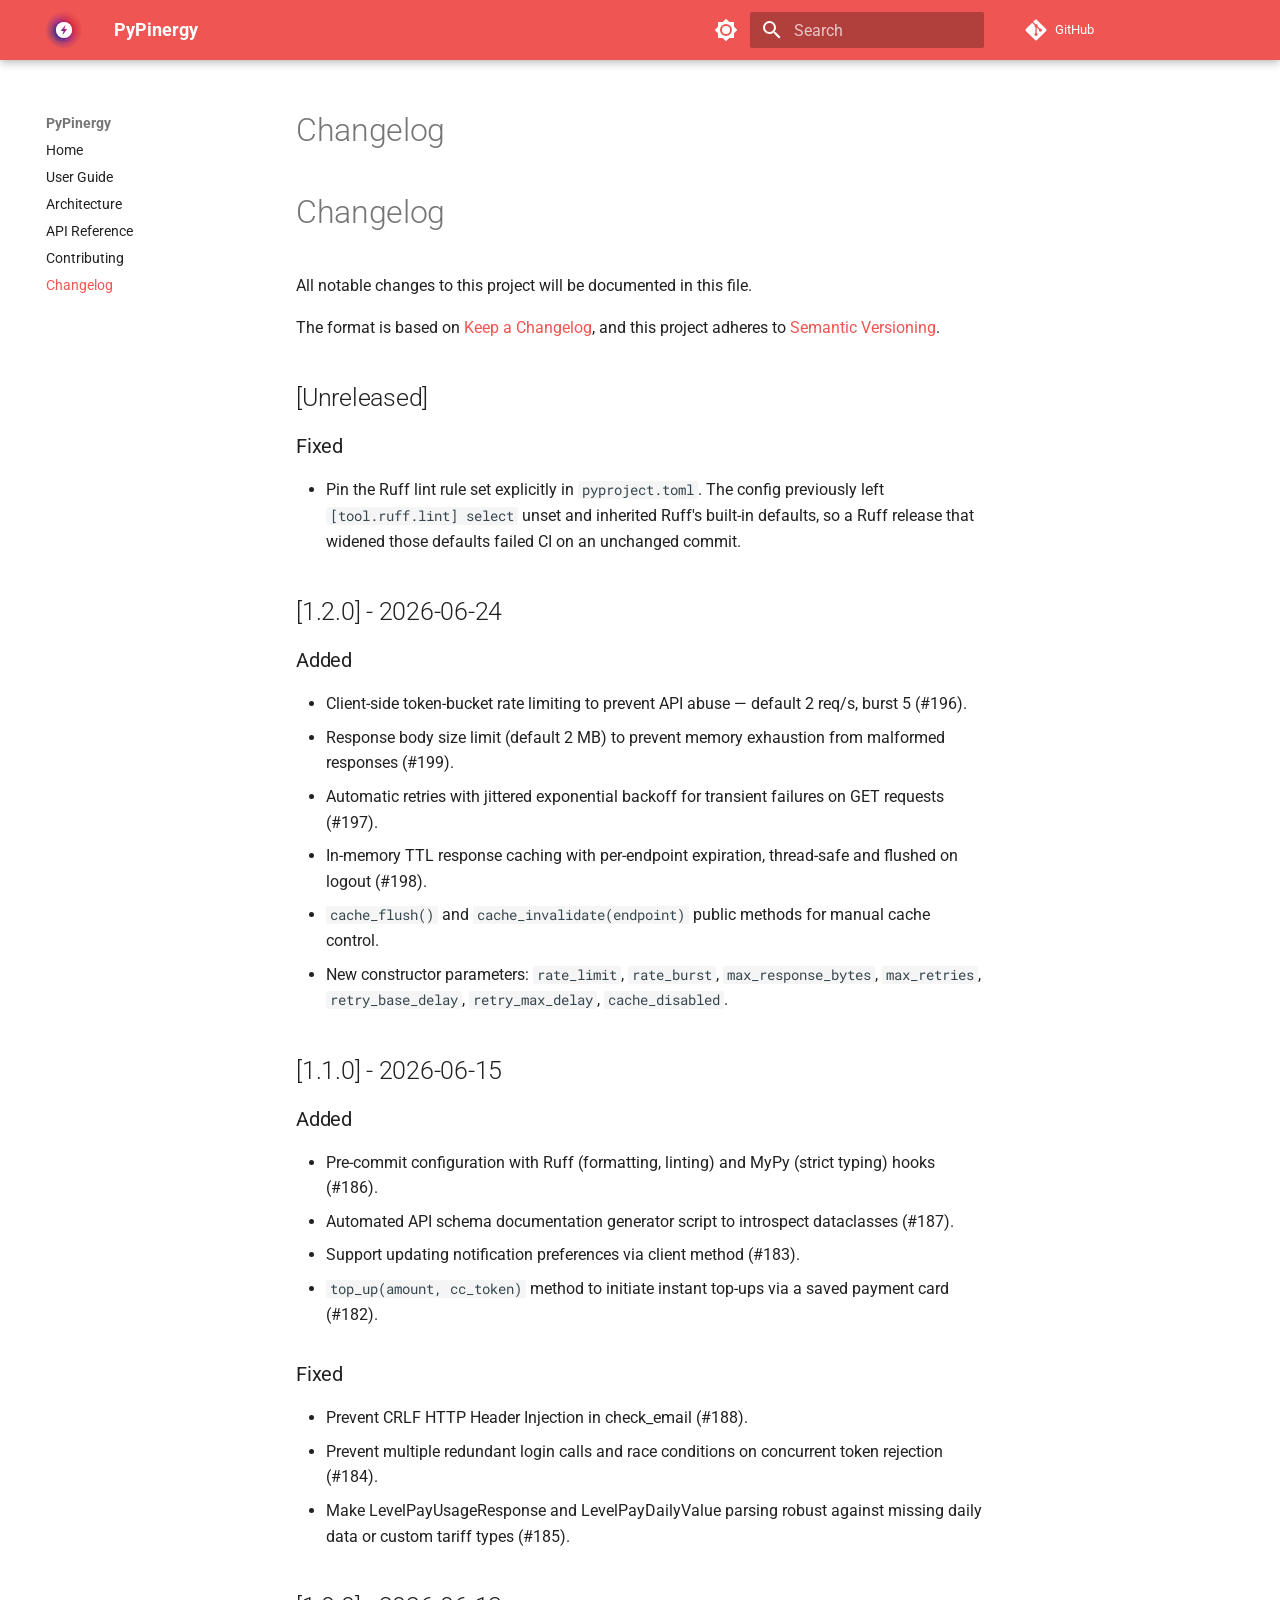
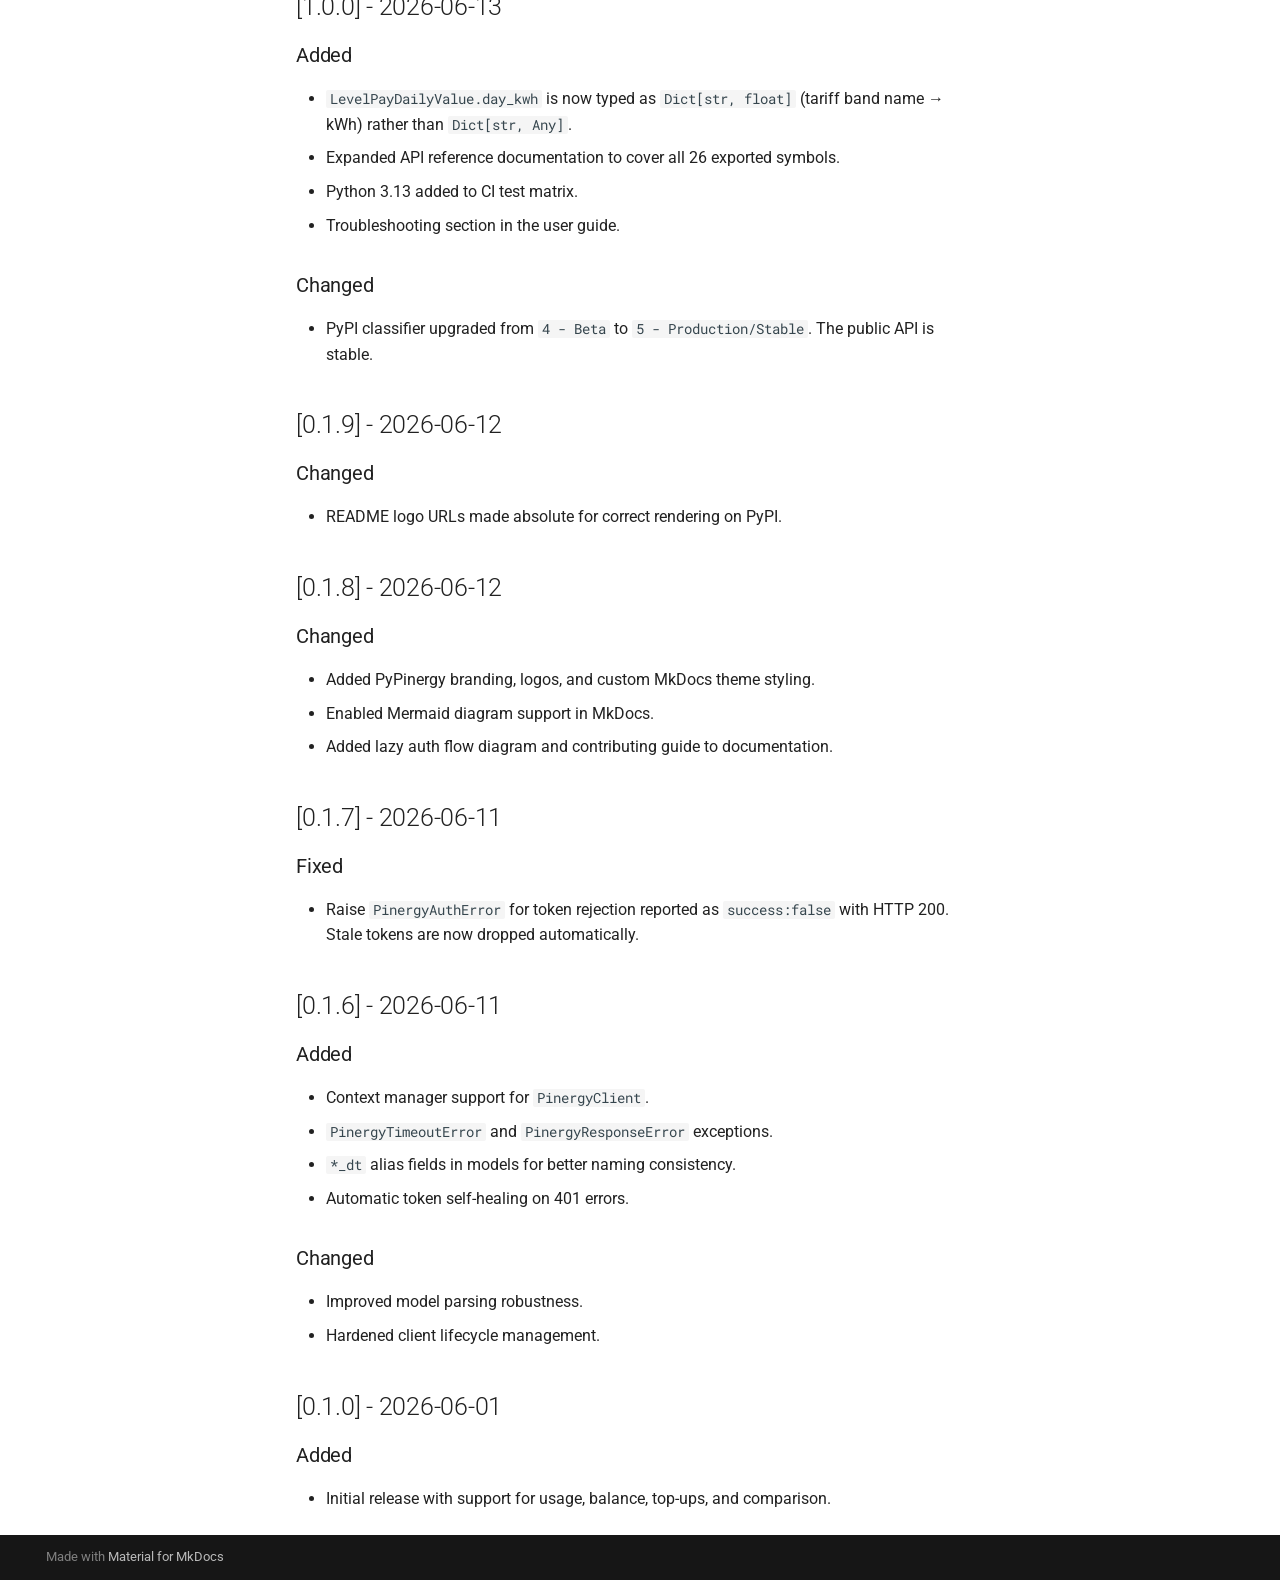
<file: changelog/index.html>
<!doctype html>
<html lang="en" class="no-js">
  <head>
    
      <meta charset="utf-8">
      <meta name="viewport" content="width=device-width,initial-scale=1">
      
      
      
      
        <link rel="prev" href="../contributing/">
      
      
      
        
      
      
      <link rel="icon" href="../assets/brand/icon.svg">
      <meta name="generator" content="mkdocs-1.6.1, mkdocs-material-9.7.7">
    
    
      
        <title>Changelog - PyPinergy</title>
      
    
    
      <link rel="stylesheet" href="../assets/stylesheets/main.ec1eaa64.min.css">
      
        
        <link rel="stylesheet" href="../assets/stylesheets/palette.ab4e12ef.min.css">
      
      


    
    
      
    
    
      
        
        
        <link rel="preconnect" href="https://fonts.gstatic.com" crossorigin>
        <link rel="stylesheet" href="https://fonts.googleapis.com/css?family=Roboto:300,300i,400,400i,700,700i%7CRoboto+Mono:400,400i,700,700i&display=fallback">
        <style>:root{--md-text-font:"Roboto";--md-code-font:"Roboto Mono"}</style>
      
    
    
      <link rel="stylesheet" href="../assets/_mkdocstrings.css">
    
      <link rel="stylesheet" href="../stylesheets/extra.css">
    
    <script>__md_scope=new URL("..",location),__md_hash=e=>[...e].reduce(((e,_)=>(e<<5)-e+_.charCodeAt(0)),0),__md_get=(e,_=localStorage,t=__md_scope)=>JSON.parse(_.getItem(t.pathname+"."+e)),__md_set=(e,_,t=localStorage,a=__md_scope)=>{try{t.setItem(a.pathname+"."+e,JSON.stringify(_))}catch(e){}}</script>
    
      

    
    
  </head>
  
  
    
    
      
    
    
    
    
    <body dir="ltr" data-md-color-scheme="default" data-md-color-primary="red" data-md-color-accent="indigo">
  
    
    <input class="md-toggle" data-md-toggle="drawer" type="checkbox" id="__drawer" autocomplete="off">
    <input class="md-toggle" data-md-toggle="search" type="checkbox" id="__search" autocomplete="off">
    <label class="md-overlay" for="__drawer"></label>
    <div data-md-component="skip">
      
        
        <a href="#changelog" class="md-skip">
          Skip to content
        </a>
      
    </div>
    <div data-md-component="announce">
      
    </div>
    
    
      

  

<header class="md-header md-header--shadow" data-md-component="header">
  <nav class="md-header__inner md-grid" aria-label="Header">
    <a href=".." title="PyPinergy" class="md-header__button md-logo" aria-label="PyPinergy" data-md-component="logo">
      
  <img src="../assets/brand/icon.svg" alt="logo">

    </a>
    <label class="md-header__button md-icon" for="__drawer">
      
      <svg xmlns="http://www.w3.org/2000/svg" viewBox="0 0 24 24"><path d="M3 6h18v2H3zm0 5h18v2H3zm0 5h18v2H3z"/></svg>
    </label>
    <div class="md-header__title" data-md-component="header-title">
      <div class="md-header__ellipsis">
        <div class="md-header__topic">
          <span class="md-ellipsis">
            PyPinergy
          </span>
        </div>
        <div class="md-header__topic" data-md-component="header-topic">
          <span class="md-ellipsis">
            
              Changelog
            
          </span>
        </div>
      </div>
    </div>
    
      
        <form class="md-header__option" data-md-component="palette">
  
    
    
    
    <input class="md-option" data-md-color-media="(prefers-color-scheme: light)" data-md-color-scheme="default" data-md-color-primary="red" data-md-color-accent="indigo"  aria-label="Switch to dark mode"  type="radio" name="__palette" id="__palette_0">
    
      <label class="md-header__button md-icon" title="Switch to dark mode" for="__palette_1" hidden>
        <svg xmlns="http://www.w3.org/2000/svg" viewBox="0 0 24 24"><path d="M12 8a4 4 0 0 0-4 4 4 4 0 0 0 4 4 4 4 0 0 0 4-4 4 4 0 0 0-4-4m0 10a6 6 0 0 1-6-6 6 6 0 0 1 6-6 6 6 0 0 1 6 6 6 6 0 0 1-6 6m8-9.31V4h-4.69L12 .69 8.69 4H4v4.69L.69 12 4 15.31V20h4.69L12 23.31 15.31 20H20v-4.69L23.31 12z"/></svg>
      </label>
    
  
    
    
    
    <input class="md-option" data-md-color-media="(prefers-color-scheme: dark)" data-md-color-scheme="slate" data-md-color-primary="red" data-md-color-accent="indigo"  aria-label="Switch to light mode"  type="radio" name="__palette" id="__palette_1">
    
      <label class="md-header__button md-icon" title="Switch to light mode" for="__palette_0" hidden>
        <svg xmlns="http://www.w3.org/2000/svg" viewBox="0 0 24 24"><path d="M12 18c-.89 0-1.74-.2-2.5-.55C11.56 16.5 13 14.42 13 12s-1.44-4.5-3.5-5.45C10.26 6.2 11.11 6 12 6a6 6 0 0 1 6 6 6 6 0 0 1-6 6m8-9.31V4h-4.69L12 .69 8.69 4H4v4.69L.69 12 4 15.31V20h4.69L12 23.31 15.31 20H20v-4.69L23.31 12z"/></svg>
      </label>
    
  
</form>
      
    
    
      <script>var palette=__md_get("__palette");if(palette&&palette.color){if("(prefers-color-scheme)"===palette.color.media){var media=matchMedia("(prefers-color-scheme: light)"),input=document.querySelector(media.matches?"[data-md-color-media='(prefers-color-scheme: light)']":"[data-md-color-media='(prefers-color-scheme: dark)']");palette.color.media=input.getAttribute("data-md-color-media"),palette.color.scheme=input.getAttribute("data-md-color-scheme"),palette.color.primary=input.getAttribute("data-md-color-primary"),palette.color.accent=input.getAttribute("data-md-color-accent")}for(var[key,value]of Object.entries(palette.color))document.body.setAttribute("data-md-color-"+key,value)}</script>
    
    
    
      
      
        <label class="md-header__button md-icon" for="__search">
          
          <svg xmlns="http://www.w3.org/2000/svg" viewBox="0 0 24 24"><path d="M9.5 3A6.5 6.5 0 0 1 16 9.5c0 1.61-.59 3.09-1.56 4.23l.27.27h.79l5 5-1.5 1.5-5-5v-.79l-.27-.27A6.52 6.52 0 0 1 9.5 16 6.5 6.5 0 0 1 3 9.5 6.5 6.5 0 0 1 9.5 3m0 2C7 5 5 7 5 9.5S7 14 9.5 14 14 12 14 9.5 12 5 9.5 5"/></svg>
        </label>
        <div class="md-search" data-md-component="search" role="dialog">
  <label class="md-search__overlay" for="__search"></label>
  <div class="md-search__inner" role="search">
    <form class="md-search__form" name="search">
      <input type="text" class="md-search__input" name="query" aria-label="Search" placeholder="Search" autocapitalize="off" autocorrect="off" autocomplete="off" spellcheck="false" data-md-component="search-query" required>
      <label class="md-search__icon md-icon" for="__search">
        
        <svg xmlns="http://www.w3.org/2000/svg" viewBox="0 0 24 24"><path d="M9.5 3A6.5 6.5 0 0 1 16 9.5c0 1.61-.59 3.09-1.56 4.23l.27.27h.79l5 5-1.5 1.5-5-5v-.79l-.27-.27A6.52 6.52 0 0 1 9.5 16 6.5 6.5 0 0 1 3 9.5 6.5 6.5 0 0 1 9.5 3m0 2C7 5 5 7 5 9.5S7 14 9.5 14 14 12 14 9.5 12 5 9.5 5"/></svg>
        
        <svg xmlns="http://www.w3.org/2000/svg" viewBox="0 0 24 24"><path d="M20 11v2H8l5.5 5.5-1.42 1.42L4.16 12l7.92-7.92L13.5 5.5 8 11z"/></svg>
      </label>
      <nav class="md-search__options" aria-label="Search">
        
        <button type="reset" class="md-search__icon md-icon" title="Clear" aria-label="Clear" tabindex="-1">
          
          <svg xmlns="http://www.w3.org/2000/svg" viewBox="0 0 24 24"><path d="M19 6.41 17.59 5 12 10.59 6.41 5 5 6.41 10.59 12 5 17.59 6.41 19 12 13.41 17.59 19 19 17.59 13.41 12z"/></svg>
        </button>
      </nav>
      
    </form>
    <div class="md-search__output">
      <div class="md-search__scrollwrap" tabindex="0" data-md-scrollfix>
        <div class="md-search-result" data-md-component="search-result">
          <div class="md-search-result__meta">
            Initializing search
          </div>
          <ol class="md-search-result__list" role="presentation"></ol>
        </div>
      </div>
    </div>
  </div>
</div>
      
    
    
      <div class="md-header__source">
        <a href="https://github.com/irishsmurf/pypinergy" title="Go to repository" class="md-source" data-md-component="source">
  <div class="md-source__icon md-icon">
    
    <svg xmlns="http://www.w3.org/2000/svg" viewBox="0 0 448 512"><!--! Font Awesome Free 7.1.0 by @fontawesome - https://fontawesome.com License - https://fontawesome.com/license/free (Icons: CC BY 4.0, Fonts: SIL OFL 1.1, Code: MIT License) Copyright 2025 Fonticons, Inc.--><path d="M439.6 236.1 244 40.5c-5.4-5.5-12.8-8.5-20.4-8.5s-15 3-20.4 8.4L162.5 81l51.5 51.5c27.1-9.1 52.7 16.8 43.4 43.7l49.7 49.7c34.2-11.8 61.2 31 35.5 56.7-26.5 26.5-70.2-2.9-56-37.3L240.3 199v121.9c25.3 12.5 22.3 41.8 9.1 55-6.4 6.4-15.2 10.1-24.3 10.1s-17.8-3.6-24.3-10.1c-17.6-17.6-11.1-46.9 11.2-56v-123c-20.8-8.5-24.6-30.7-18.6-45L142.6 101 8.5 235.1C3 240.6 0 247.9 0 255.5s3 15 8.5 20.4l195.6 195.7c5.4 5.4 12.7 8.4 20.4 8.4s15-3 20.4-8.4l194.7-194.7c5.4-5.4 8.4-12.8 8.4-20.4s-3-15-8.4-20.4"/></svg>
  </div>
  <div class="md-source__repository">
    GitHub
  </div>
</a>
      </div>
    
  </nav>
  
</header>
    
    <div class="md-container" data-md-component="container">
      
      
        
          
        
      
      <main class="md-main" data-md-component="main">
        <div class="md-main__inner md-grid">
          
            
              
              <div class="md-sidebar md-sidebar--primary" data-md-component="sidebar" data-md-type="navigation" >
                <div class="md-sidebar__scrollwrap">
                  <div class="md-sidebar__inner">
                    



<nav class="md-nav md-nav--primary" aria-label="Navigation" data-md-level="0">
  <label class="md-nav__title" for="__drawer">
    <a href=".." title="PyPinergy" class="md-nav__button md-logo" aria-label="PyPinergy" data-md-component="logo">
      
  <img src="../assets/brand/icon.svg" alt="logo">

    </a>
    PyPinergy
  </label>
  
    <div class="md-nav__source">
      <a href="https://github.com/irishsmurf/pypinergy" title="Go to repository" class="md-source" data-md-component="source">
  <div class="md-source__icon md-icon">
    
    <svg xmlns="http://www.w3.org/2000/svg" viewBox="0 0 448 512"><!--! Font Awesome Free 7.1.0 by @fontawesome - https://fontawesome.com License - https://fontawesome.com/license/free (Icons: CC BY 4.0, Fonts: SIL OFL 1.1, Code: MIT License) Copyright 2025 Fonticons, Inc.--><path d="M439.6 236.1 244 40.5c-5.4-5.5-12.8-8.5-20.4-8.5s-15 3-20.4 8.4L162.5 81l51.5 51.5c27.1-9.1 52.7 16.8 43.4 43.7l49.7 49.7c34.2-11.8 61.2 31 35.5 56.7-26.5 26.5-70.2-2.9-56-37.3L240.3 199v121.9c25.3 12.5 22.3 41.8 9.1 55-6.4 6.4-15.2 10.1-24.3 10.1s-17.8-3.6-24.3-10.1c-17.6-17.6-11.1-46.9 11.2-56v-123c-20.8-8.5-24.6-30.7-18.6-45L142.6 101 8.5 235.1C3 240.6 0 247.9 0 255.5s3 15 8.5 20.4l195.6 195.7c5.4 5.4 12.7 8.4 20.4 8.4s15-3 20.4-8.4l194.7-194.7c5.4-5.4 8.4-12.8 8.4-20.4s-3-15-8.4-20.4"/></svg>
  </div>
  <div class="md-source__repository">
    GitHub
  </div>
</a>
    </div>
  
  <ul class="md-nav__list" data-md-scrollfix>
    
      
      
  
  
  
  
    <li class="md-nav__item">
      <a href=".." class="md-nav__link">
        
  
  
  <span class="md-ellipsis">
    
  
    Home
  

    
  </span>
  
  

      </a>
    </li>
  

    
      
      
  
  
  
  
    <li class="md-nav__item">
      <a href="../user-guide/" class="md-nav__link">
        
  
  
  <span class="md-ellipsis">
    
  
    User Guide
  

    
  </span>
  
  

      </a>
    </li>
  

    
      
      
  
  
  
  
    <li class="md-nav__item">
      <a href="../architecture/" class="md-nav__link">
        
  
  
  <span class="md-ellipsis">
    
  
    Architecture
  

    
  </span>
  
  

      </a>
    </li>
  

    
      
      
  
  
  
  
    <li class="md-nav__item">
      <a href="../reference/" class="md-nav__link">
        
  
  
  <span class="md-ellipsis">
    
  
    API Reference
  

    
  </span>
  
  

      </a>
    </li>
  

    
      
      
  
  
  
  
    <li class="md-nav__item">
      <a href="../contributing/" class="md-nav__link">
        
  
  
  <span class="md-ellipsis">
    
  
    Contributing
  

    
  </span>
  
  

      </a>
    </li>
  

    
      
      
  
  
    
  
  
  
    <li class="md-nav__item md-nav__item--active">
      
      <input class="md-nav__toggle md-toggle" type="checkbox" id="__toc">
      
      
        
      
      
      <a href="./" class="md-nav__link md-nav__link--active">
        
  
  
  <span class="md-ellipsis">
    
  
    Changelog
  

    
  </span>
  
  

      </a>
      
    </li>
  

    
  </ul>
</nav>
                  </div>
                </div>
              </div>
            
            
              
              <div class="md-sidebar md-sidebar--secondary" data-md-component="sidebar" data-md-type="toc" >
                <div class="md-sidebar__scrollwrap">
                  <div class="md-sidebar__inner">
                    

<nav class="md-nav md-nav--secondary" aria-label="Table of contents">
  
  
  
    
  
  
</nav>
                  </div>
                </div>
              </div>
            
          
          
            <div class="md-content" data-md-component="content">
              
              <article class="md-content__inner md-typeset">
                
                  


  
  


<h1 id="changelog">Changelog</h1>
<h1 id="changelog_1">Changelog</h1>
<p>All notable changes to this project will be documented in this file.</p>
<p>The format is based on <a href="https://keepachangelog.com/en/1.1.0/">Keep a Changelog</a>,
and this project adheres to <a href="https://semver.org/spec/v2.0.0.html">Semantic Versioning</a>.</p>
<h2 id="unreleased">[Unreleased]</h2>
<h3 id="fixed">Fixed</h3>
<ul>
<li>Pin the Ruff lint rule set explicitly in <code>pyproject.toml</code>. The config previously
  left <code>[tool.ruff.lint] select</code> unset and inherited Ruff's built-in defaults, so a
  Ruff release that widened those defaults failed CI on an unchanged commit.</li>
</ul>
<h2 id="120-2026-06-24">[1.2.0] - 2026-06-24</h2>
<h3 id="added">Added</h3>
<ul>
<li>Client-side token-bucket rate limiting to prevent API abuse — default 2 req/s, burst 5 (#196).</li>
<li>Response body size limit (default 2 MB) to prevent memory exhaustion from malformed responses (#199).</li>
<li>Automatic retries with jittered exponential backoff for transient failures on GET requests (#197).</li>
<li>In-memory TTL response caching with per-endpoint expiration, thread-safe and flushed on logout (#198).</li>
<li><code>cache_flush()</code> and <code>cache_invalidate(endpoint)</code> public methods for manual cache control.</li>
<li>New constructor parameters: <code>rate_limit</code>, <code>rate_burst</code>, <code>max_response_bytes</code>, <code>max_retries</code>, <code>retry_base_delay</code>, <code>retry_max_delay</code>, <code>cache_disabled</code>.</li>
</ul>
<h2 id="110-2026-06-15">[1.1.0] - 2026-06-15</h2>
<h3 id="added_1">Added</h3>
<ul>
<li>Pre-commit configuration with Ruff (formatting, linting) and MyPy (strict typing) hooks (#186).</li>
<li>Automated API schema documentation generator script to introspect dataclasses (#187).</li>
<li>Support updating notification preferences via client method (#183).</li>
<li><code>top_up(amount, cc_token)</code> method to initiate instant top-ups via a saved payment card (#182).</li>
</ul>
<h3 id="fixed_1">Fixed</h3>
<ul>
<li>Prevent CRLF HTTP Header Injection in check_email (#188).</li>
<li>Prevent multiple redundant login calls and race conditions on concurrent token rejection (#184).</li>
<li>Make LevelPayUsageResponse and LevelPayDailyValue parsing robust against missing daily data or custom tariff types (#185).</li>
</ul>
<h2 id="100-2026-06-13">[1.0.0] - 2026-06-13</h2>
<h3 id="added_2">Added</h3>
<ul>
<li><code>LevelPayDailyValue.day_kwh</code> is now typed as <code>Dict[str, float]</code> (tariff band name → kWh) rather than <code>Dict[str, Any]</code>.</li>
<li>Expanded API reference documentation to cover all 26 exported symbols.</li>
<li>Python 3.13 added to CI test matrix.</li>
<li>Troubleshooting section in the user guide.</li>
</ul>
<h3 id="changed">Changed</h3>
<ul>
<li>PyPI classifier upgraded from <code>4 - Beta</code> to <code>5 - Production/Stable</code>. The public API is stable.</li>
</ul>
<h2 id="019-2026-06-12">[0.1.9] - 2026-06-12</h2>
<h3 id="changed_1">Changed</h3>
<ul>
<li>README logo URLs made absolute for correct rendering on PyPI.</li>
</ul>
<h2 id="018-2026-06-12">[0.1.8] - 2026-06-12</h2>
<h3 id="changed_2">Changed</h3>
<ul>
<li>Added PyPinergy branding, logos, and custom MkDocs theme styling.</li>
<li>Enabled Mermaid diagram support in MkDocs.</li>
<li>Added lazy auth flow diagram and contributing guide to documentation.</li>
</ul>
<h2 id="017-2026-06-11">[0.1.7] - 2026-06-11</h2>
<h3 id="fixed_2">Fixed</h3>
<ul>
<li>Raise <code>PinergyAuthError</code> for token rejection reported as <code>success:false</code> with HTTP 200. Stale tokens are now dropped automatically.</li>
</ul>
<h2 id="016-2026-06-11">[0.1.6] - 2026-06-11</h2>
<h3 id="added_3">Added</h3>
<ul>
<li>Context manager support for <code>PinergyClient</code>.</li>
<li><code>PinergyTimeoutError</code> and <code>PinergyResponseError</code> exceptions.</li>
<li><code>*_dt</code> alias fields in models for better naming consistency.</li>
<li>Automatic token self-healing on 401 errors.</li>
</ul>
<h3 id="changed_3">Changed</h3>
<ul>
<li>Improved model parsing robustness.</li>
<li>Hardened client lifecycle management.</li>
</ul>
<h2 id="010-2026-06-01">[0.1.0] - 2026-06-01</h2>
<h3 id="added_4">Added</h3>
<ul>
<li>Initial release with support for usage, balance, top-ups, and comparison.</li>
</ul>












                
              </article>
            </div>
          
          
<script>var target=document.getElementById(location.hash.slice(1));target&&target.name&&(target.checked=target.name.startsWith("__tabbed_"))</script>
        </div>
        
      </main>
      
        <footer class="md-footer">
  
  <div class="md-footer-meta md-typeset">
    <div class="md-footer-meta__inner md-grid">
      <div class="md-copyright">
  
  
    Made with
    <a href="https://squidfunk.github.io/mkdocs-material/" target="_blank" rel="noopener">
      Material for MkDocs
    </a>
  
</div>
      
    </div>
  </div>
</footer>
      
    </div>
    <div class="md-dialog" data-md-component="dialog">
      <div class="md-dialog__inner md-typeset"></div>
    </div>
    
    
    
      
      
      <script id="__config" type="application/json">{"annotate": null, "base": "..", "features": [], "search": "../assets/javascripts/workers/search.2c215733.min.js", "tags": null, "translations": {"clipboard.copied": "Copied to clipboard", "clipboard.copy": "Copy to clipboard", "search.result.more.one": "1 more on this page", "search.result.more.other": "# more on this page", "search.result.none": "No matching documents", "search.result.one": "1 matching document", "search.result.other": "# matching documents", "search.result.placeholder": "Type to start searching", "search.result.term.missing": "Missing", "select.version": "Select version"}, "version": null}</script>
    
    
      <script src="../assets/javascripts/bundle.d7400e89.min.js"></script>
      
    
  </body>
</html>
</file>
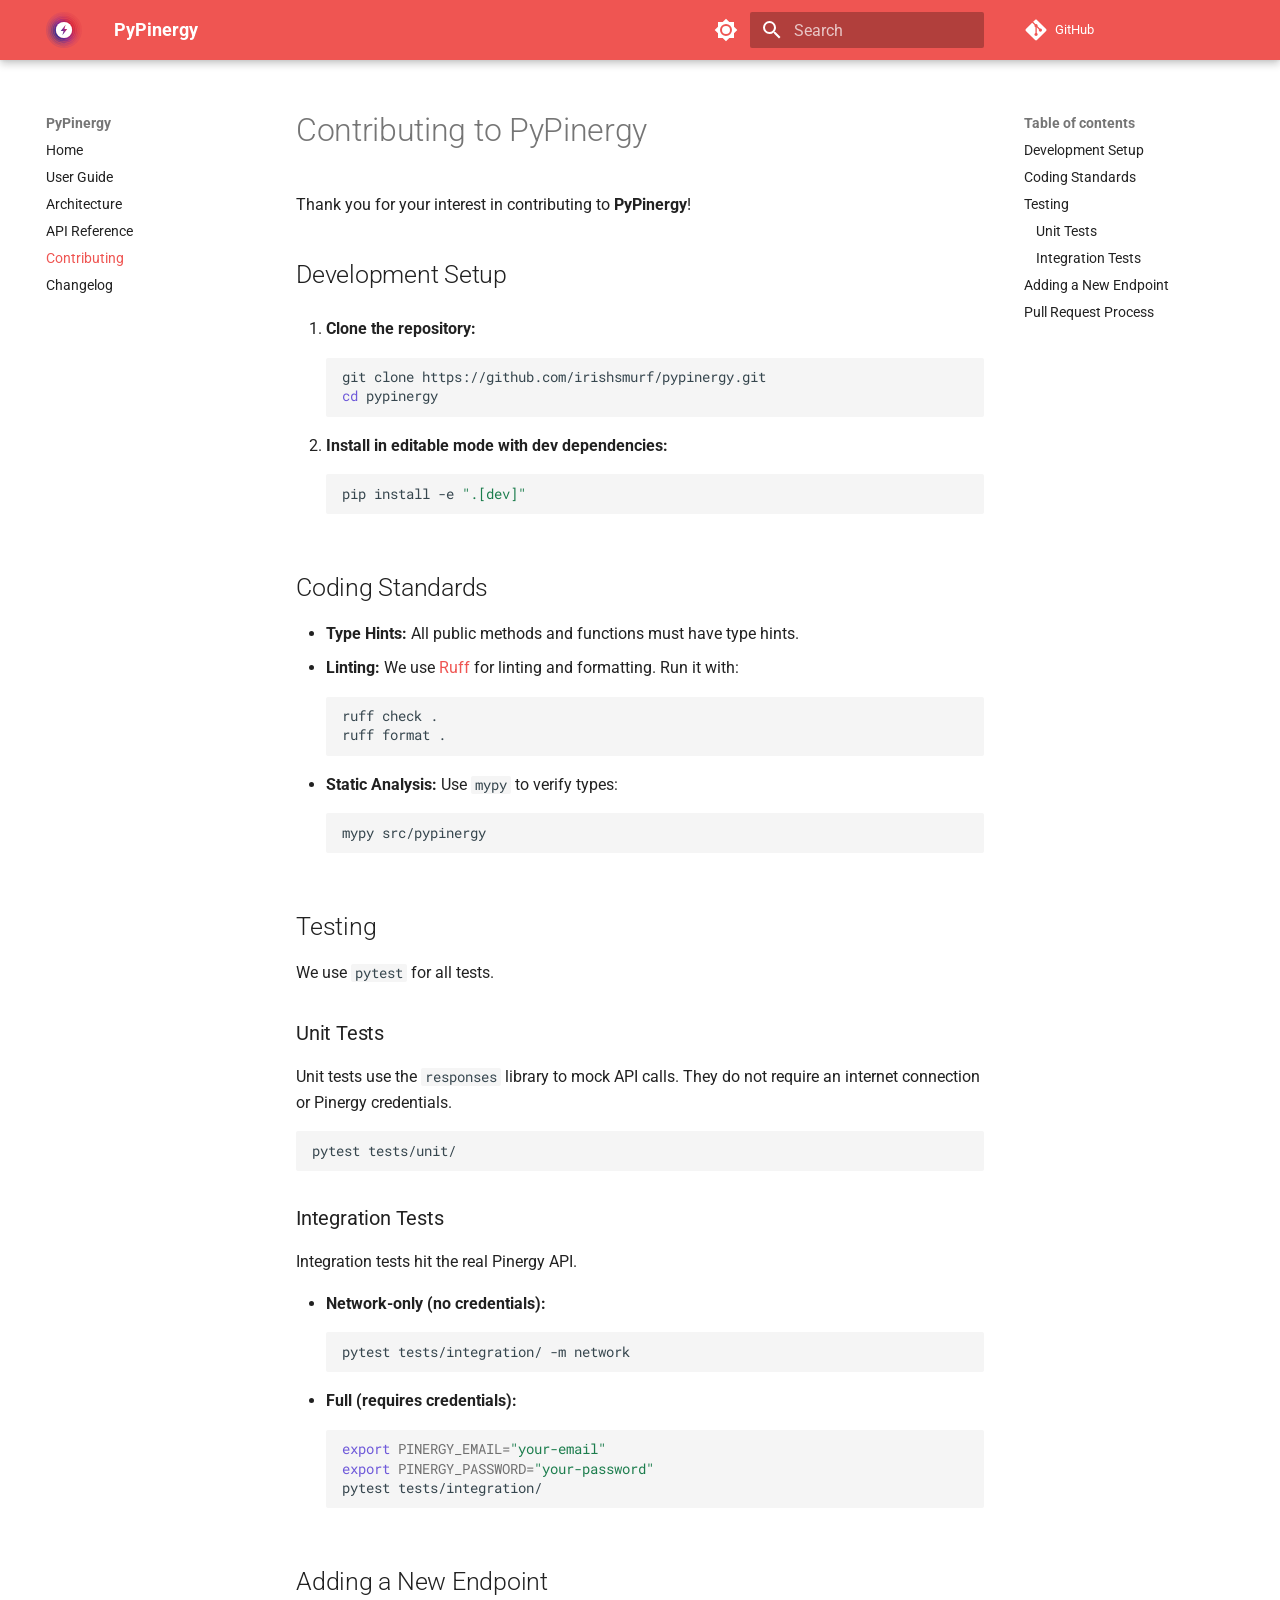
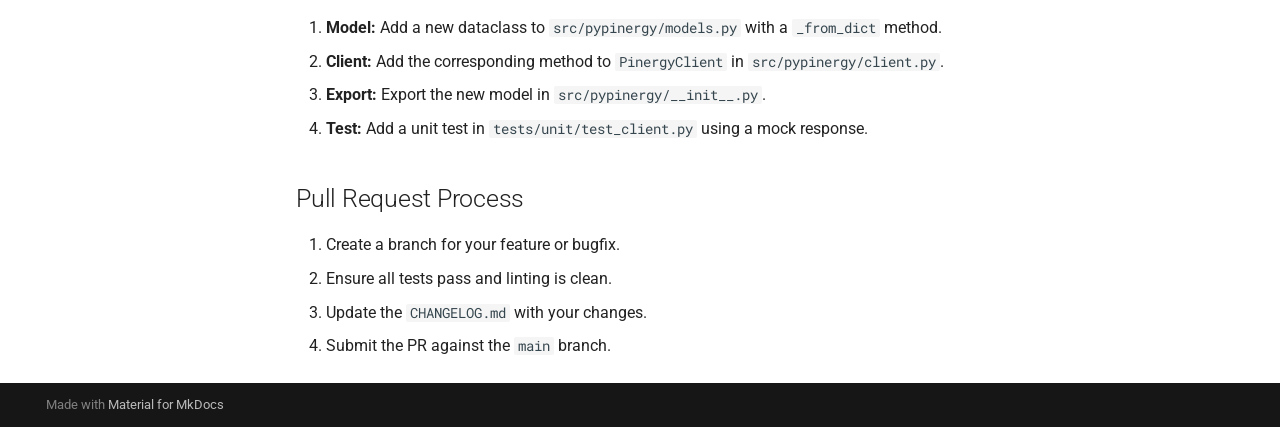
<file: contributing/index.html>
<!doctype html>
<html lang="en" class="no-js">
  <head>
    
      <meta charset="utf-8">
      <meta name="viewport" content="width=device-width,initial-scale=1">
      
      
      
      
        <link rel="prev" href="../reference/">
      
      
        <link rel="next" href="../changelog/">
      
      
        
      
      
      <link rel="icon" href="../assets/brand/icon.svg">
      <meta name="generator" content="mkdocs-1.6.1, mkdocs-material-9.7.7">
    
    
      
        <title>Contributing - PyPinergy</title>
      
    
    
      <link rel="stylesheet" href="../assets/stylesheets/main.ec1eaa64.min.css">
      
        
        <link rel="stylesheet" href="../assets/stylesheets/palette.ab4e12ef.min.css">
      
      


    
    
      
    
    
      
        
        
        <link rel="preconnect" href="https://fonts.gstatic.com" crossorigin>
        <link rel="stylesheet" href="https://fonts.googleapis.com/css?family=Roboto:300,300i,400,400i,700,700i%7CRoboto+Mono:400,400i,700,700i&display=fallback">
        <style>:root{--md-text-font:"Roboto";--md-code-font:"Roboto Mono"}</style>
      
    
    
      <link rel="stylesheet" href="../assets/_mkdocstrings.css">
    
      <link rel="stylesheet" href="../stylesheets/extra.css">
    
    <script>__md_scope=new URL("..",location),__md_hash=e=>[...e].reduce(((e,_)=>(e<<5)-e+_.charCodeAt(0)),0),__md_get=(e,_=localStorage,t=__md_scope)=>JSON.parse(_.getItem(t.pathname+"."+e)),__md_set=(e,_,t=localStorage,a=__md_scope)=>{try{t.setItem(a.pathname+"."+e,JSON.stringify(_))}catch(e){}}</script>
    
      

    
    
  </head>
  
  
    
    
      
    
    
    
    
    <body dir="ltr" data-md-color-scheme="default" data-md-color-primary="red" data-md-color-accent="indigo">
  
    
    <input class="md-toggle" data-md-toggle="drawer" type="checkbox" id="__drawer" autocomplete="off">
    <input class="md-toggle" data-md-toggle="search" type="checkbox" id="__search" autocomplete="off">
    <label class="md-overlay" for="__drawer"></label>
    <div data-md-component="skip">
      
        
        <a href="#contributing-to-pypinergy" class="md-skip">
          Skip to content
        </a>
      
    </div>
    <div data-md-component="announce">
      
    </div>
    
    
      

  

<header class="md-header md-header--shadow" data-md-component="header">
  <nav class="md-header__inner md-grid" aria-label="Header">
    <a href=".." title="PyPinergy" class="md-header__button md-logo" aria-label="PyPinergy" data-md-component="logo">
      
  <img src="../assets/brand/icon.svg" alt="logo">

    </a>
    <label class="md-header__button md-icon" for="__drawer">
      
      <svg xmlns="http://www.w3.org/2000/svg" viewBox="0 0 24 24"><path d="M3 6h18v2H3zm0 5h18v2H3zm0 5h18v2H3z"/></svg>
    </label>
    <div class="md-header__title" data-md-component="header-title">
      <div class="md-header__ellipsis">
        <div class="md-header__topic">
          <span class="md-ellipsis">
            PyPinergy
          </span>
        </div>
        <div class="md-header__topic" data-md-component="header-topic">
          <span class="md-ellipsis">
            
              Contributing
            
          </span>
        </div>
      </div>
    </div>
    
      
        <form class="md-header__option" data-md-component="palette">
  
    
    
    
    <input class="md-option" data-md-color-media="(prefers-color-scheme: light)" data-md-color-scheme="default" data-md-color-primary="red" data-md-color-accent="indigo"  aria-label="Switch to dark mode"  type="radio" name="__palette" id="__palette_0">
    
      <label class="md-header__button md-icon" title="Switch to dark mode" for="__palette_1" hidden>
        <svg xmlns="http://www.w3.org/2000/svg" viewBox="0 0 24 24"><path d="M12 8a4 4 0 0 0-4 4 4 4 0 0 0 4 4 4 4 0 0 0 4-4 4 4 0 0 0-4-4m0 10a6 6 0 0 1-6-6 6 6 0 0 1 6-6 6 6 0 0 1 6 6 6 6 0 0 1-6 6m8-9.31V4h-4.69L12 .69 8.69 4H4v4.69L.69 12 4 15.31V20h4.69L12 23.31 15.31 20H20v-4.69L23.31 12z"/></svg>
      </label>
    
  
    
    
    
    <input class="md-option" data-md-color-media="(prefers-color-scheme: dark)" data-md-color-scheme="slate" data-md-color-primary="red" data-md-color-accent="indigo"  aria-label="Switch to light mode"  type="radio" name="__palette" id="__palette_1">
    
      <label class="md-header__button md-icon" title="Switch to light mode" for="__palette_0" hidden>
        <svg xmlns="http://www.w3.org/2000/svg" viewBox="0 0 24 24"><path d="M12 18c-.89 0-1.74-.2-2.5-.55C11.56 16.5 13 14.42 13 12s-1.44-4.5-3.5-5.45C10.26 6.2 11.11 6 12 6a6 6 0 0 1 6 6 6 6 0 0 1-6 6m8-9.31V4h-4.69L12 .69 8.69 4H4v4.69L.69 12 4 15.31V20h4.69L12 23.31 15.31 20H20v-4.69L23.31 12z"/></svg>
      </label>
    
  
</form>
      
    
    
      <script>var palette=__md_get("__palette");if(palette&&palette.color){if("(prefers-color-scheme)"===palette.color.media){var media=matchMedia("(prefers-color-scheme: light)"),input=document.querySelector(media.matches?"[data-md-color-media='(prefers-color-scheme: light)']":"[data-md-color-media='(prefers-color-scheme: dark)']");palette.color.media=input.getAttribute("data-md-color-media"),palette.color.scheme=input.getAttribute("data-md-color-scheme"),palette.color.primary=input.getAttribute("data-md-color-primary"),palette.color.accent=input.getAttribute("data-md-color-accent")}for(var[key,value]of Object.entries(palette.color))document.body.setAttribute("data-md-color-"+key,value)}</script>
    
    
    
      
      
        <label class="md-header__button md-icon" for="__search">
          
          <svg xmlns="http://www.w3.org/2000/svg" viewBox="0 0 24 24"><path d="M9.5 3A6.5 6.5 0 0 1 16 9.5c0 1.61-.59 3.09-1.56 4.23l.27.27h.79l5 5-1.5 1.5-5-5v-.79l-.27-.27A6.52 6.52 0 0 1 9.5 16 6.5 6.5 0 0 1 3 9.5 6.5 6.5 0 0 1 9.5 3m0 2C7 5 5 7 5 9.5S7 14 9.5 14 14 12 14 9.5 12 5 9.5 5"/></svg>
        </label>
        <div class="md-search" data-md-component="search" role="dialog">
  <label class="md-search__overlay" for="__search"></label>
  <div class="md-search__inner" role="search">
    <form class="md-search__form" name="search">
      <input type="text" class="md-search__input" name="query" aria-label="Search" placeholder="Search" autocapitalize="off" autocorrect="off" autocomplete="off" spellcheck="false" data-md-component="search-query" required>
      <label class="md-search__icon md-icon" for="__search">
        
        <svg xmlns="http://www.w3.org/2000/svg" viewBox="0 0 24 24"><path d="M9.5 3A6.5 6.5 0 0 1 16 9.5c0 1.61-.59 3.09-1.56 4.23l.27.27h.79l5 5-1.5 1.5-5-5v-.79l-.27-.27A6.52 6.52 0 0 1 9.5 16 6.5 6.5 0 0 1 3 9.5 6.5 6.5 0 0 1 9.5 3m0 2C7 5 5 7 5 9.5S7 14 9.5 14 14 12 14 9.5 12 5 9.5 5"/></svg>
        
        <svg xmlns="http://www.w3.org/2000/svg" viewBox="0 0 24 24"><path d="M20 11v2H8l5.5 5.5-1.42 1.42L4.16 12l7.92-7.92L13.5 5.5 8 11z"/></svg>
      </label>
      <nav class="md-search__options" aria-label="Search">
        
        <button type="reset" class="md-search__icon md-icon" title="Clear" aria-label="Clear" tabindex="-1">
          
          <svg xmlns="http://www.w3.org/2000/svg" viewBox="0 0 24 24"><path d="M19 6.41 17.59 5 12 10.59 6.41 5 5 6.41 10.59 12 5 17.59 6.41 19 12 13.41 17.59 19 19 17.59 13.41 12z"/></svg>
        </button>
      </nav>
      
    </form>
    <div class="md-search__output">
      <div class="md-search__scrollwrap" tabindex="0" data-md-scrollfix>
        <div class="md-search-result" data-md-component="search-result">
          <div class="md-search-result__meta">
            Initializing search
          </div>
          <ol class="md-search-result__list" role="presentation"></ol>
        </div>
      </div>
    </div>
  </div>
</div>
      
    
    
      <div class="md-header__source">
        <a href="https://github.com/irishsmurf/pypinergy" title="Go to repository" class="md-source" data-md-component="source">
  <div class="md-source__icon md-icon">
    
    <svg xmlns="http://www.w3.org/2000/svg" viewBox="0 0 448 512"><!--! Font Awesome Free 7.1.0 by @fontawesome - https://fontawesome.com License - https://fontawesome.com/license/free (Icons: CC BY 4.0, Fonts: SIL OFL 1.1, Code: MIT License) Copyright 2025 Fonticons, Inc.--><path d="M439.6 236.1 244 40.5c-5.4-5.5-12.8-8.5-20.4-8.5s-15 3-20.4 8.4L162.5 81l51.5 51.5c27.1-9.1 52.7 16.8 43.4 43.7l49.7 49.7c34.2-11.8 61.2 31 35.5 56.7-26.5 26.5-70.2-2.9-56-37.3L240.3 199v121.9c25.3 12.5 22.3 41.8 9.1 55-6.4 6.4-15.2 10.1-24.3 10.1s-17.8-3.6-24.3-10.1c-17.6-17.6-11.1-46.9 11.2-56v-123c-20.8-8.5-24.6-30.7-18.6-45L142.6 101 8.5 235.1C3 240.6 0 247.9 0 255.5s3 15 8.5 20.4l195.6 195.7c5.4 5.4 12.7 8.4 20.4 8.4s15-3 20.4-8.4l194.7-194.7c5.4-5.4 8.4-12.8 8.4-20.4s-3-15-8.4-20.4"/></svg>
  </div>
  <div class="md-source__repository">
    GitHub
  </div>
</a>
      </div>
    
  </nav>
  
</header>
    
    <div class="md-container" data-md-component="container">
      
      
        
          
        
      
      <main class="md-main" data-md-component="main">
        <div class="md-main__inner md-grid">
          
            
              
              <div class="md-sidebar md-sidebar--primary" data-md-component="sidebar" data-md-type="navigation" >
                <div class="md-sidebar__scrollwrap">
                  <div class="md-sidebar__inner">
                    



<nav class="md-nav md-nav--primary" aria-label="Navigation" data-md-level="0">
  <label class="md-nav__title" for="__drawer">
    <a href=".." title="PyPinergy" class="md-nav__button md-logo" aria-label="PyPinergy" data-md-component="logo">
      
  <img src="../assets/brand/icon.svg" alt="logo">

    </a>
    PyPinergy
  </label>
  
    <div class="md-nav__source">
      <a href="https://github.com/irishsmurf/pypinergy" title="Go to repository" class="md-source" data-md-component="source">
  <div class="md-source__icon md-icon">
    
    <svg xmlns="http://www.w3.org/2000/svg" viewBox="0 0 448 512"><!--! Font Awesome Free 7.1.0 by @fontawesome - https://fontawesome.com License - https://fontawesome.com/license/free (Icons: CC BY 4.0, Fonts: SIL OFL 1.1, Code: MIT License) Copyright 2025 Fonticons, Inc.--><path d="M439.6 236.1 244 40.5c-5.4-5.5-12.8-8.5-20.4-8.5s-15 3-20.4 8.4L162.5 81l51.5 51.5c27.1-9.1 52.7 16.8 43.4 43.7l49.7 49.7c34.2-11.8 61.2 31 35.5 56.7-26.5 26.5-70.2-2.9-56-37.3L240.3 199v121.9c25.3 12.5 22.3 41.8 9.1 55-6.4 6.4-15.2 10.1-24.3 10.1s-17.8-3.6-24.3-10.1c-17.6-17.6-11.1-46.9 11.2-56v-123c-20.8-8.5-24.6-30.7-18.6-45L142.6 101 8.5 235.1C3 240.6 0 247.9 0 255.5s3 15 8.5 20.4l195.6 195.7c5.4 5.4 12.7 8.4 20.4 8.4s15-3 20.4-8.4l194.7-194.7c5.4-5.4 8.4-12.8 8.4-20.4s-3-15-8.4-20.4"/></svg>
  </div>
  <div class="md-source__repository">
    GitHub
  </div>
</a>
    </div>
  
  <ul class="md-nav__list" data-md-scrollfix>
    
      
      
  
  
  
  
    <li class="md-nav__item">
      <a href=".." class="md-nav__link">
        
  
  
  <span class="md-ellipsis">
    
  
    Home
  

    
  </span>
  
  

      </a>
    </li>
  

    
      
      
  
  
  
  
    <li class="md-nav__item">
      <a href="../user-guide/" class="md-nav__link">
        
  
  
  <span class="md-ellipsis">
    
  
    User Guide
  

    
  </span>
  
  

      </a>
    </li>
  

    
      
      
  
  
  
  
    <li class="md-nav__item">
      <a href="../architecture/" class="md-nav__link">
        
  
  
  <span class="md-ellipsis">
    
  
    Architecture
  

    
  </span>
  
  

      </a>
    </li>
  

    
      
      
  
  
  
  
    <li class="md-nav__item">
      <a href="../reference/" class="md-nav__link">
        
  
  
  <span class="md-ellipsis">
    
  
    API Reference
  

    
  </span>
  
  

      </a>
    </li>
  

    
      
      
  
  
    
  
  
  
    <li class="md-nav__item md-nav__item--active">
      
      <input class="md-nav__toggle md-toggle" type="checkbox" id="__toc">
      
      
        
      
      
        <label class="md-nav__link md-nav__link--active" for="__toc">
          
  
  
  <span class="md-ellipsis">
    
  
    Contributing
  

    
  </span>
  
  

          <span class="md-nav__icon md-icon"></span>
        </label>
      
      <a href="./" class="md-nav__link md-nav__link--active">
        
  
  
  <span class="md-ellipsis">
    
  
    Contributing
  

    
  </span>
  
  

      </a>
      
        

<nav class="md-nav md-nav--secondary" aria-label="Table of contents">
  
  
  
    
  
  
    <label class="md-nav__title" for="__toc">
      <span class="md-nav__icon md-icon"></span>
      Table of contents
    </label>
    <ul class="md-nav__list" data-md-component="toc" data-md-scrollfix>
      
        <li class="md-nav__item">
  <a href="#development-setup" class="md-nav__link">
    <span class="md-ellipsis">
      
        Development Setup
      
    </span>
  </a>
  
</li>
      
        <li class="md-nav__item">
  <a href="#coding-standards" class="md-nav__link">
    <span class="md-ellipsis">
      
        Coding Standards
      
    </span>
  </a>
  
</li>
      
        <li class="md-nav__item">
  <a href="#testing" class="md-nav__link">
    <span class="md-ellipsis">
      
        Testing
      
    </span>
  </a>
  
    <nav class="md-nav" aria-label="Testing">
      <ul class="md-nav__list">
        
          <li class="md-nav__item">
  <a href="#unit-tests" class="md-nav__link">
    <span class="md-ellipsis">
      
        Unit Tests
      
    </span>
  </a>
  
</li>
        
          <li class="md-nav__item">
  <a href="#integration-tests" class="md-nav__link">
    <span class="md-ellipsis">
      
        Integration Tests
      
    </span>
  </a>
  
</li>
        
      </ul>
    </nav>
  
</li>
      
        <li class="md-nav__item">
  <a href="#adding-a-new-endpoint" class="md-nav__link">
    <span class="md-ellipsis">
      
        Adding a New Endpoint
      
    </span>
  </a>
  
</li>
      
        <li class="md-nav__item">
  <a href="#pull-request-process" class="md-nav__link">
    <span class="md-ellipsis">
      
        Pull Request Process
      
    </span>
  </a>
  
</li>
      
    </ul>
  
</nav>
      
    </li>
  

    
      
      
  
  
  
  
    <li class="md-nav__item">
      <a href="../changelog/" class="md-nav__link">
        
  
  
  <span class="md-ellipsis">
    
  
    Changelog
  

    
  </span>
  
  

      </a>
    </li>
  

    
  </ul>
</nav>
                  </div>
                </div>
              </div>
            
            
              
              <div class="md-sidebar md-sidebar--secondary" data-md-component="sidebar" data-md-type="toc" >
                <div class="md-sidebar__scrollwrap">
                  <div class="md-sidebar__inner">
                    

<nav class="md-nav md-nav--secondary" aria-label="Table of contents">
  
  
  
    
  
  
    <label class="md-nav__title" for="__toc">
      <span class="md-nav__icon md-icon"></span>
      Table of contents
    </label>
    <ul class="md-nav__list" data-md-component="toc" data-md-scrollfix>
      
        <li class="md-nav__item">
  <a href="#development-setup" class="md-nav__link">
    <span class="md-ellipsis">
      
        Development Setup
      
    </span>
  </a>
  
</li>
      
        <li class="md-nav__item">
  <a href="#coding-standards" class="md-nav__link">
    <span class="md-ellipsis">
      
        Coding Standards
      
    </span>
  </a>
  
</li>
      
        <li class="md-nav__item">
  <a href="#testing" class="md-nav__link">
    <span class="md-ellipsis">
      
        Testing
      
    </span>
  </a>
  
    <nav class="md-nav" aria-label="Testing">
      <ul class="md-nav__list">
        
          <li class="md-nav__item">
  <a href="#unit-tests" class="md-nav__link">
    <span class="md-ellipsis">
      
        Unit Tests
      
    </span>
  </a>
  
</li>
        
          <li class="md-nav__item">
  <a href="#integration-tests" class="md-nav__link">
    <span class="md-ellipsis">
      
        Integration Tests
      
    </span>
  </a>
  
</li>
        
      </ul>
    </nav>
  
</li>
      
        <li class="md-nav__item">
  <a href="#adding-a-new-endpoint" class="md-nav__link">
    <span class="md-ellipsis">
      
        Adding a New Endpoint
      
    </span>
  </a>
  
</li>
      
        <li class="md-nav__item">
  <a href="#pull-request-process" class="md-nav__link">
    <span class="md-ellipsis">
      
        Pull Request Process
      
    </span>
  </a>
  
</li>
      
    </ul>
  
</nav>
                  </div>
                </div>
              </div>
            
          
          
            <div class="md-content" data-md-component="content">
              
              <article class="md-content__inner md-typeset">
                
                  


  
  


<h1 id="contributing-to-pypinergy">Contributing to PyPinergy</h1>
<p>Thank you for your interest in contributing to <strong>PyPinergy</strong>!</p>
<h2 id="development-setup">Development Setup</h2>
<ol>
<li>
<p><strong>Clone the repository:</strong>
   <div class="highlight"><pre><span></span><code>git<span class="w"> </span>clone<span class="w"> </span>https://github.com/irishsmurf/pypinergy.git
<span class="nb">cd</span><span class="w"> </span>pypinergy
</code></pre></div></p>
</li>
<li>
<p><strong>Install in editable mode with dev dependencies:</strong>
   <div class="highlight"><pre><span></span><code>pip<span class="w"> </span>install<span class="w"> </span>-e<span class="w"> </span><span class="s2">&quot;.[dev]&quot;</span>
</code></pre></div></p>
</li>
</ol>
<h2 id="coding-standards">Coding Standards</h2>
<ul>
<li><strong>Type Hints:</strong> All public methods and functions must have type hints.</li>
<li><strong>Linting:</strong> We use <a href="https://github.com/astral-sh/ruff">Ruff</a> for linting and formatting. Run it with:
  <div class="highlight"><pre><span></span><code>ruff<span class="w"> </span>check<span class="w"> </span>.
ruff<span class="w"> </span>format<span class="w"> </span>.
</code></pre></div></li>
<li><strong>Static Analysis:</strong> Use <code>mypy</code> to verify types:
  <div class="highlight"><pre><span></span><code>mypy<span class="w"> </span>src/pypinergy
</code></pre></div></li>
</ul>
<h2 id="testing">Testing</h2>
<p>We use <code>pytest</code> for all tests.</p>
<h3 id="unit-tests">Unit Tests</h3>
<p>Unit tests use the <code>responses</code> library to mock API calls. They do not require an internet connection or Pinergy credentials.
<div class="highlight"><pre><span></span><code>pytest<span class="w"> </span>tests/unit/
</code></pre></div></p>
<h3 id="integration-tests">Integration Tests</h3>
<p>Integration tests hit the real Pinergy API.</p>
<ul>
<li><strong>Network-only (no credentials):</strong>
  <div class="highlight"><pre><span></span><code>pytest<span class="w"> </span>tests/integration/<span class="w"> </span>-m<span class="w"> </span>network
</code></pre></div></li>
<li><strong>Full (requires credentials):</strong>
  <div class="highlight"><pre><span></span><code><span class="nb">export</span><span class="w"> </span><span class="nv">PINERGY_EMAIL</span><span class="o">=</span><span class="s2">&quot;your-email&quot;</span>
<span class="nb">export</span><span class="w"> </span><span class="nv">PINERGY_PASSWORD</span><span class="o">=</span><span class="s2">&quot;your-password&quot;</span>
pytest<span class="w"> </span>tests/integration/
</code></pre></div></li>
</ul>
<h2 id="adding-a-new-endpoint">Adding a New Endpoint</h2>
<ol>
<li><strong>Model:</strong> Add a new dataclass to <code>src/pypinergy/models.py</code> with a <code>_from_dict</code> method.</li>
<li><strong>Client:</strong> Add the corresponding method to <code>PinergyClient</code> in <code>src/pypinergy/client.py</code>.</li>
<li><strong>Export:</strong> Export the new model in <code>src/pypinergy/__init__.py</code>.</li>
<li><strong>Test:</strong> Add a unit test in <code>tests/unit/test_client.py</code> using a mock response.</li>
</ol>
<h2 id="pull-request-process">Pull Request Process</h2>
<ol>
<li>Create a branch for your feature or bugfix.</li>
<li>Ensure all tests pass and linting is clean.</li>
<li>Update the <code>CHANGELOG.md</code> with your changes.</li>
<li>Submit the PR against the <code>main</code> branch.</li>
</ol>












                
              </article>
            </div>
          
          
<script>var target=document.getElementById(location.hash.slice(1));target&&target.name&&(target.checked=target.name.startsWith("__tabbed_"))</script>
        </div>
        
      </main>
      
        <footer class="md-footer">
  
  <div class="md-footer-meta md-typeset">
    <div class="md-footer-meta__inner md-grid">
      <div class="md-copyright">
  
  
    Made with
    <a href="https://squidfunk.github.io/mkdocs-material/" target="_blank" rel="noopener">
      Material for MkDocs
    </a>
  
</div>
      
    </div>
  </div>
</footer>
      
    </div>
    <div class="md-dialog" data-md-component="dialog">
      <div class="md-dialog__inner md-typeset"></div>
    </div>
    
    
    
      
      
      <script id="__config" type="application/json">{"annotate": null, "base": "..", "features": [], "search": "../assets/javascripts/workers/search.2c215733.min.js", "tags": null, "translations": {"clipboard.copied": "Copied to clipboard", "clipboard.copy": "Copy to clipboard", "search.result.more.one": "1 more on this page", "search.result.more.other": "# more on this page", "search.result.none": "No matching documents", "search.result.one": "1 matching document", "search.result.other": "# matching documents", "search.result.placeholder": "Type to start searching", "search.result.term.missing": "Missing", "select.version": "Select version"}, "version": null}</script>
    
    
      <script src="../assets/javascripts/bundle.d7400e89.min.js"></script>
      
    
  </body>
</html>
</file>
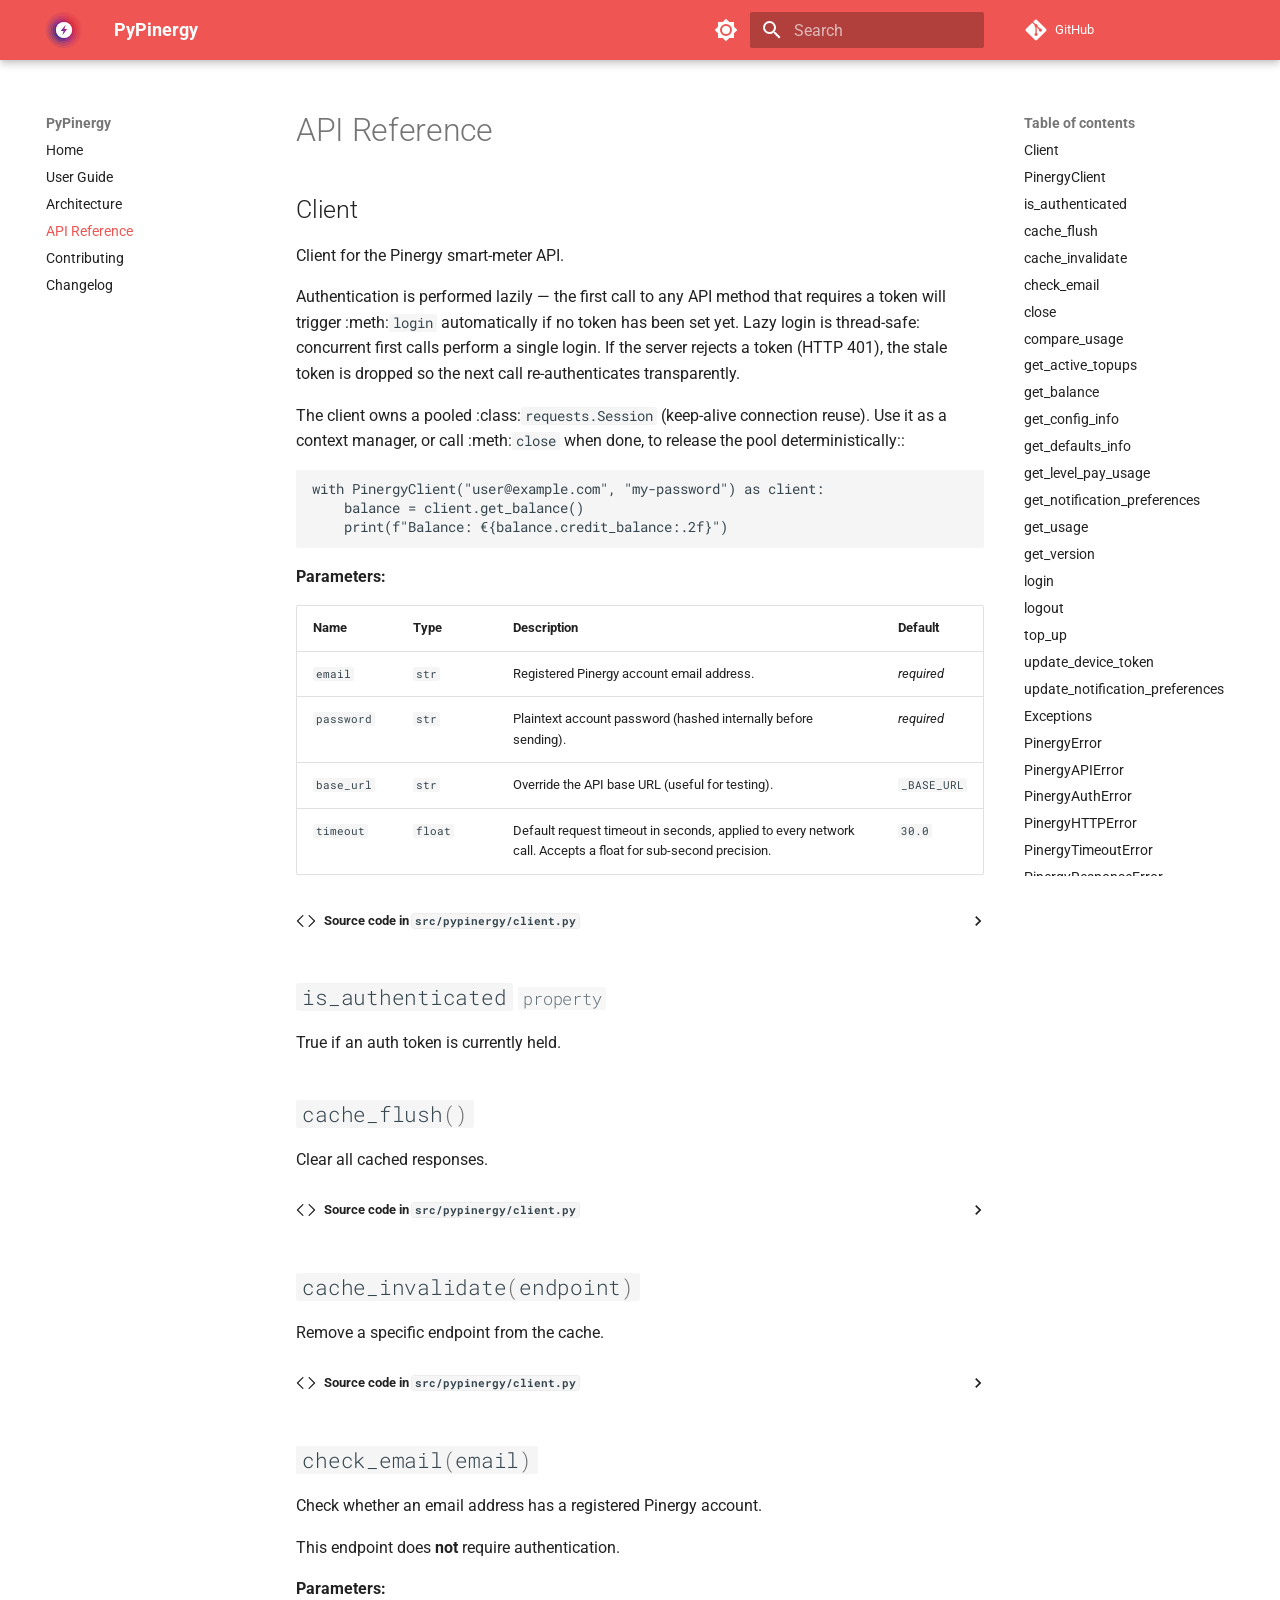
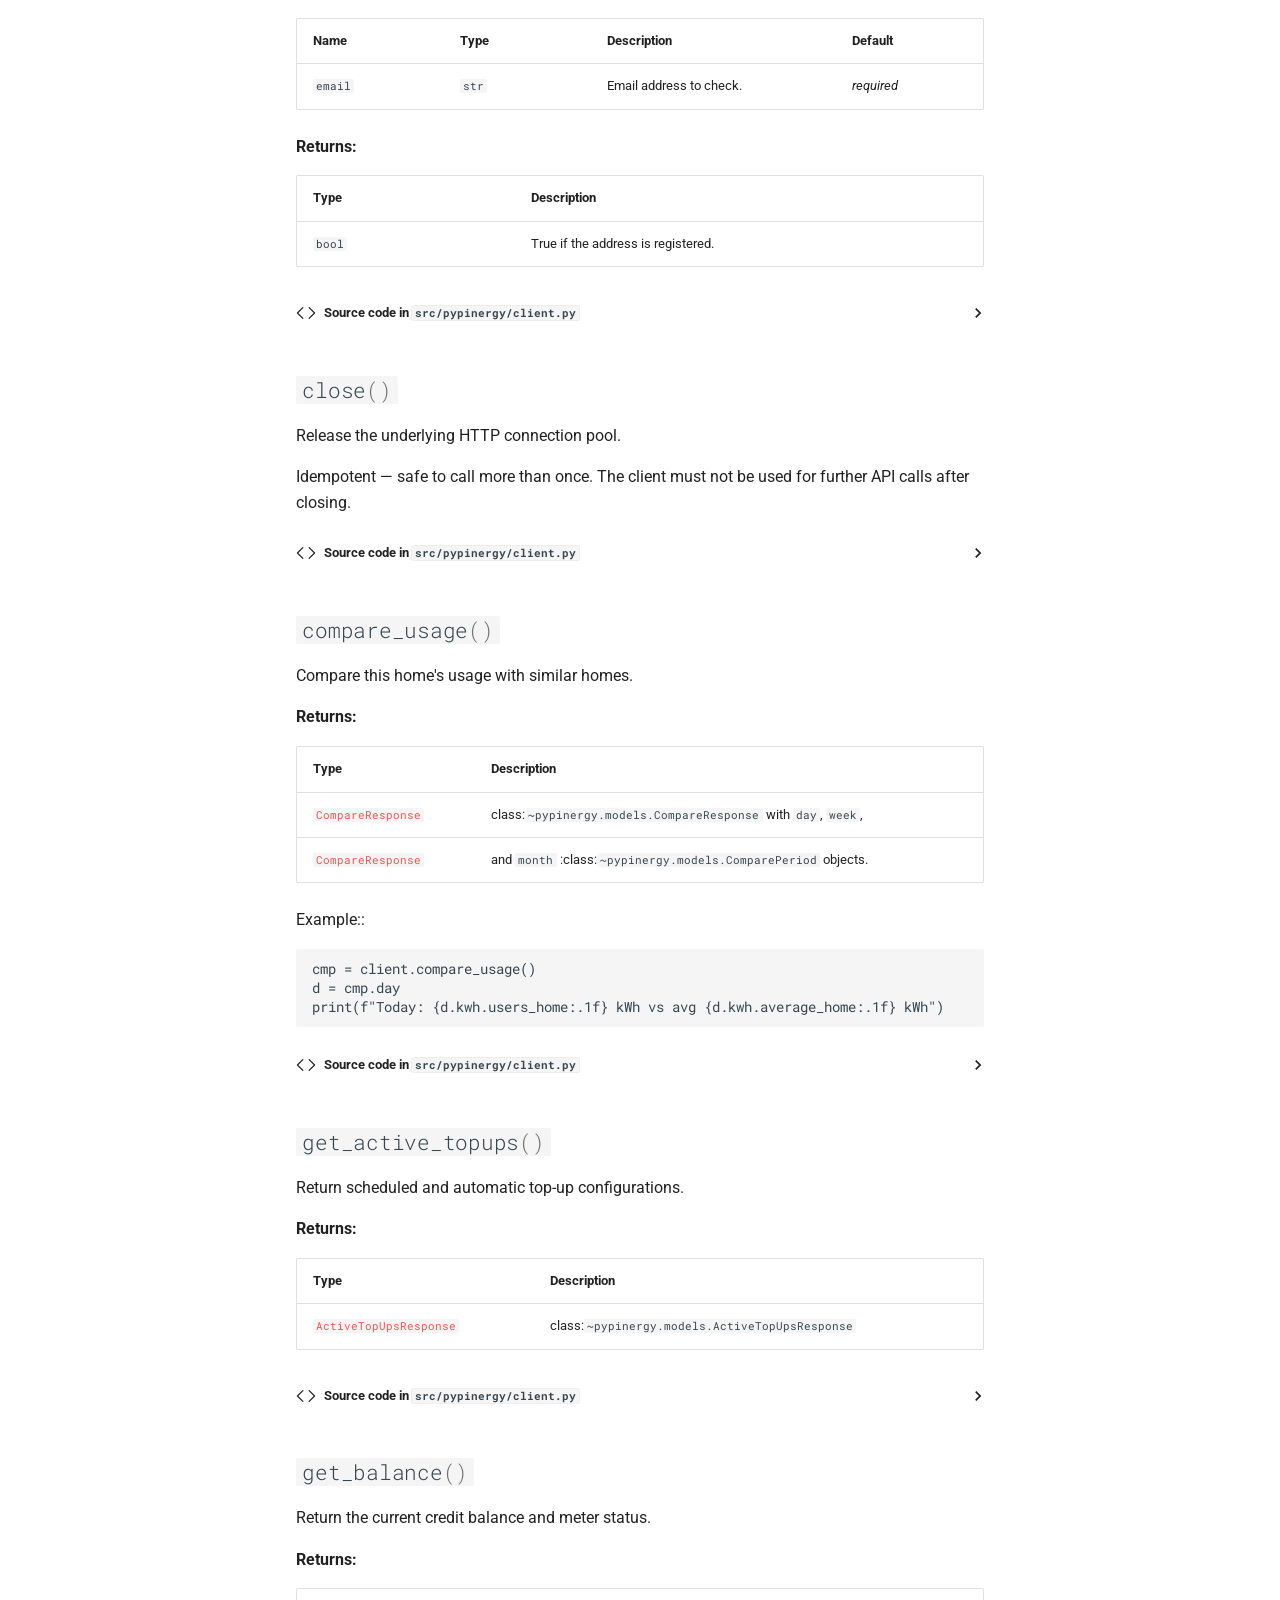
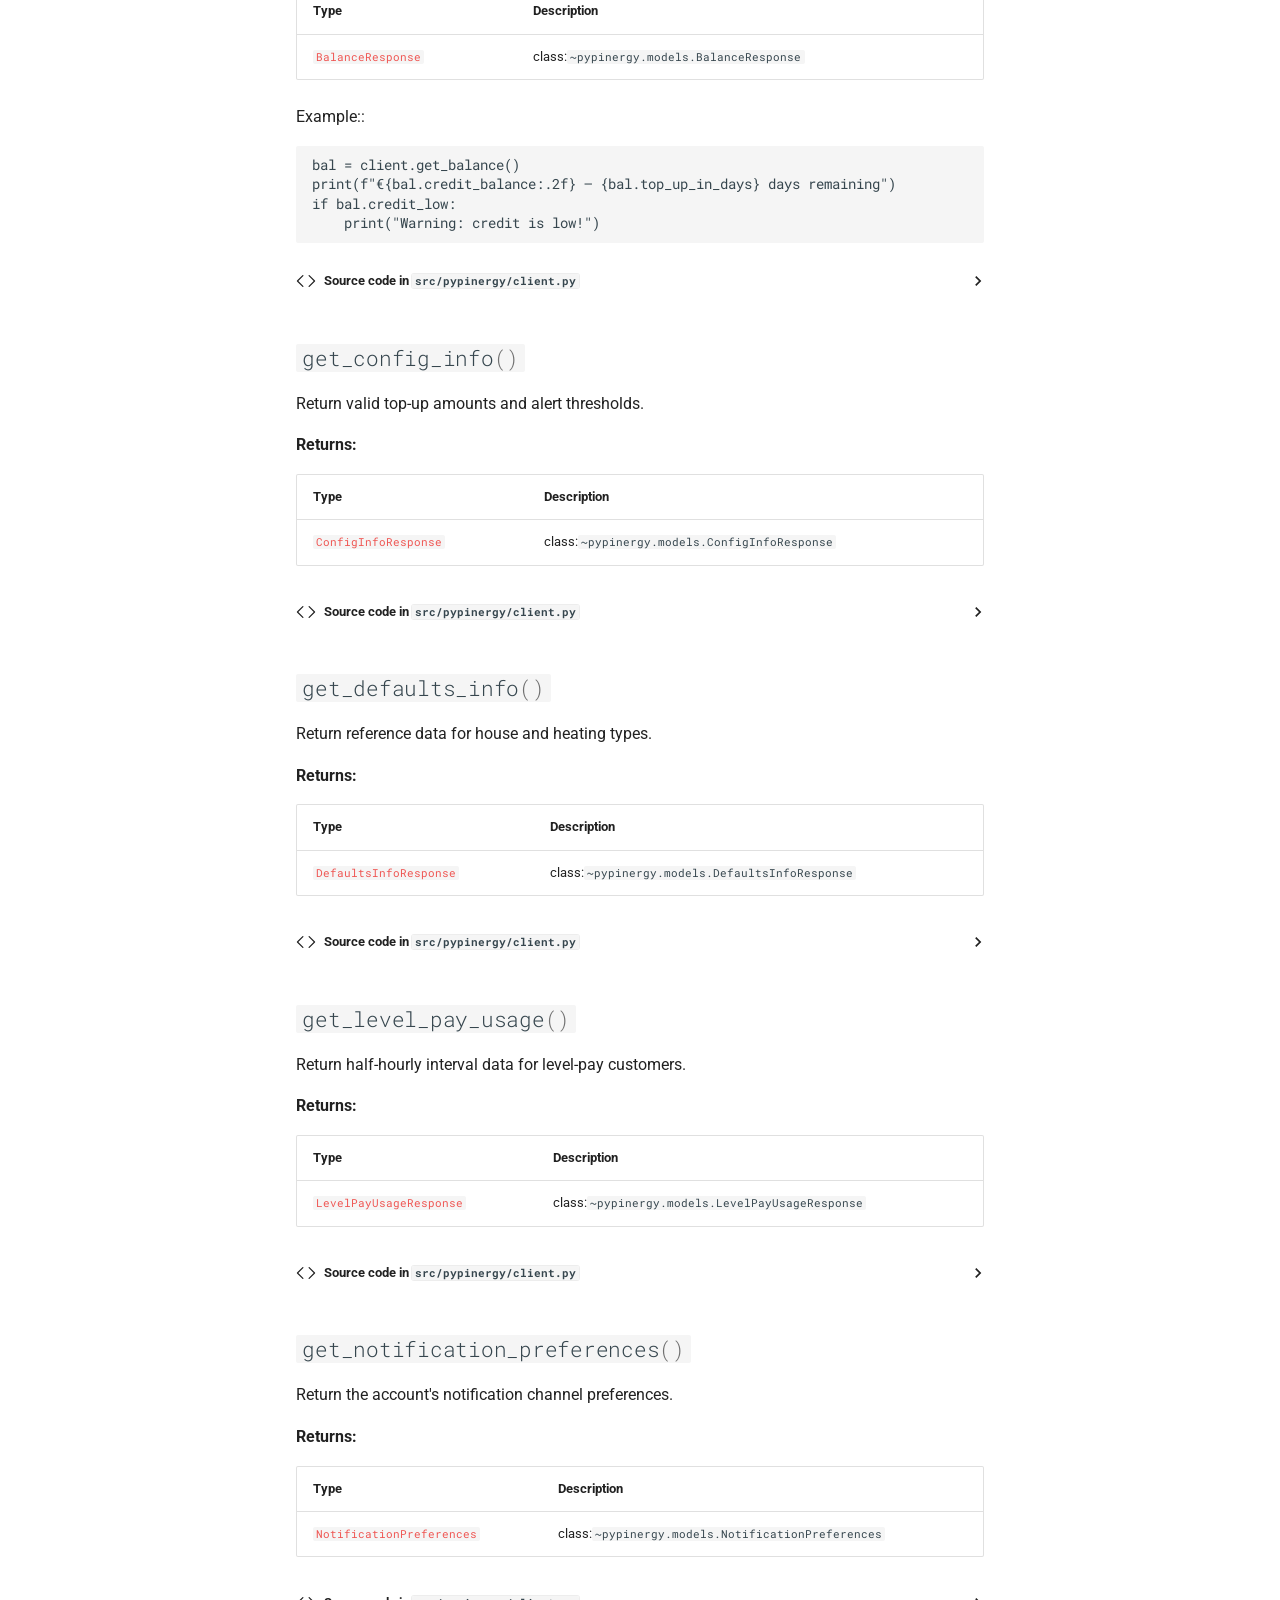
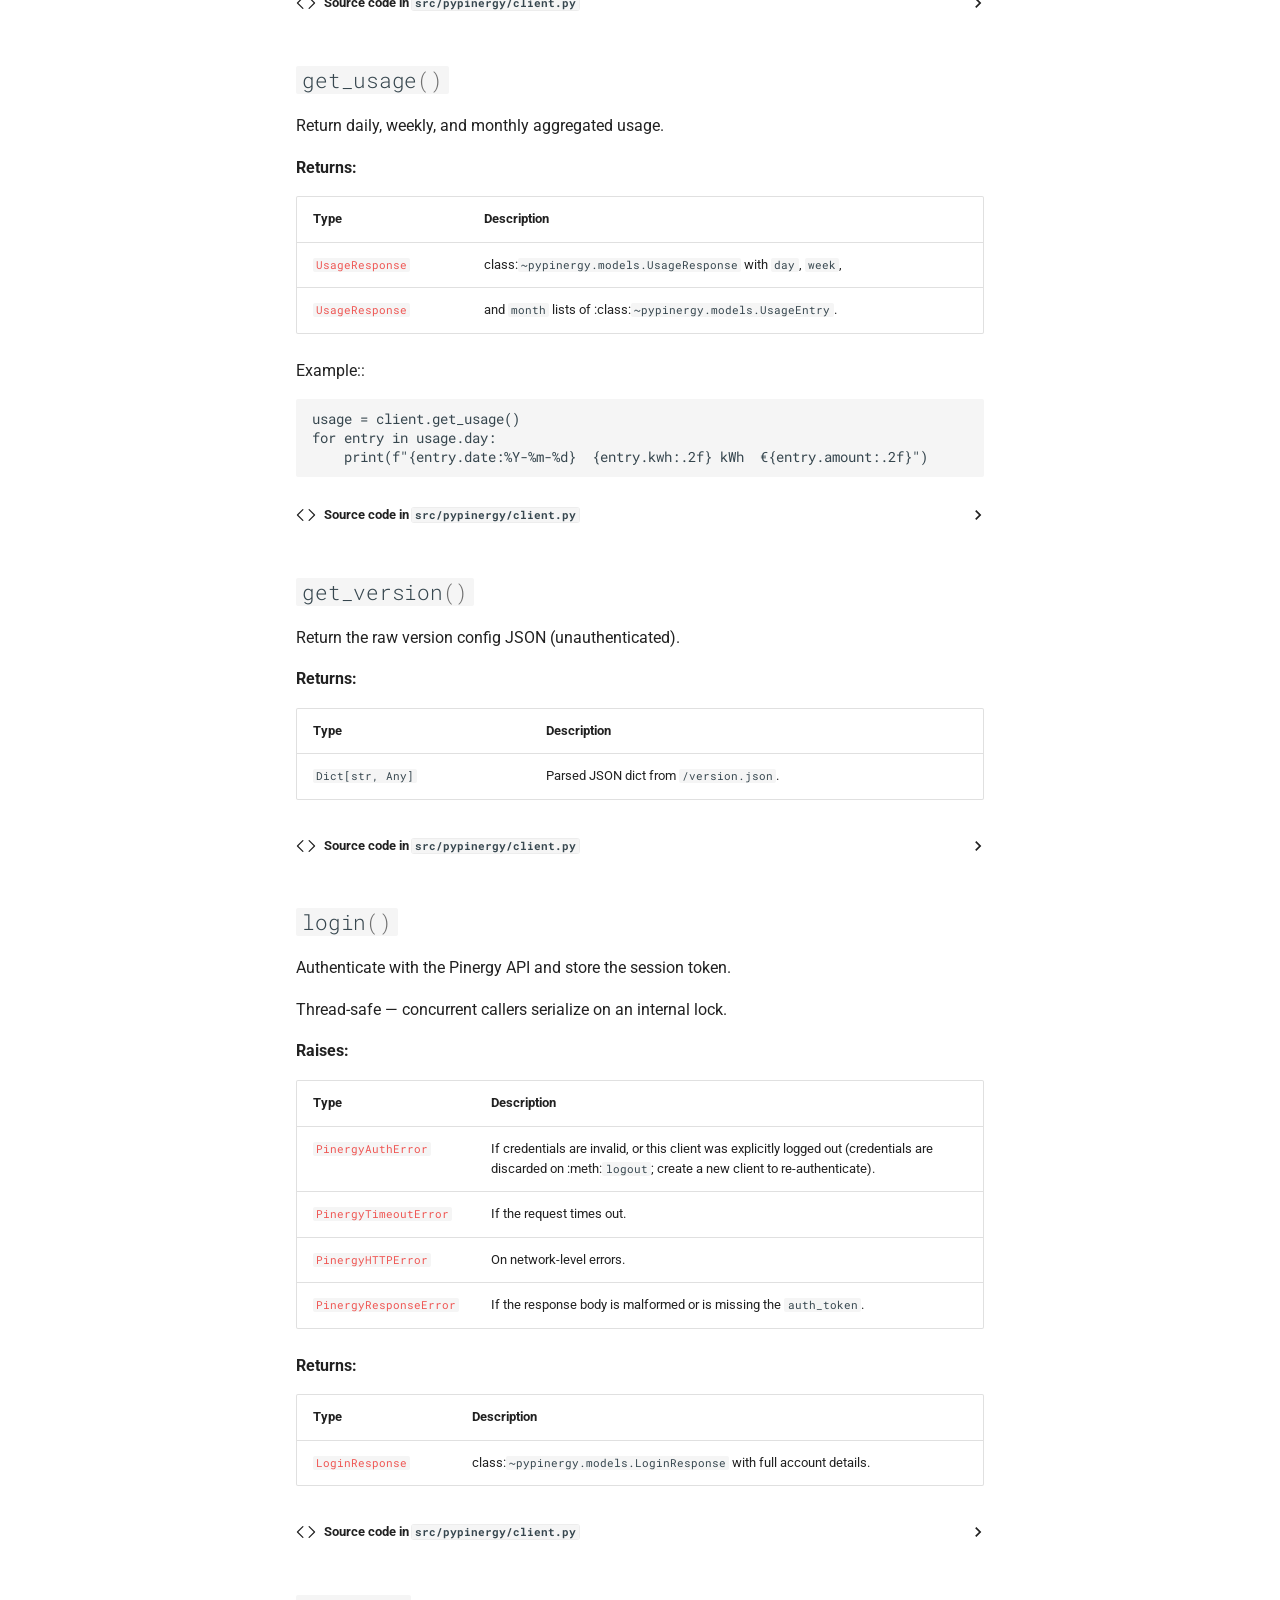
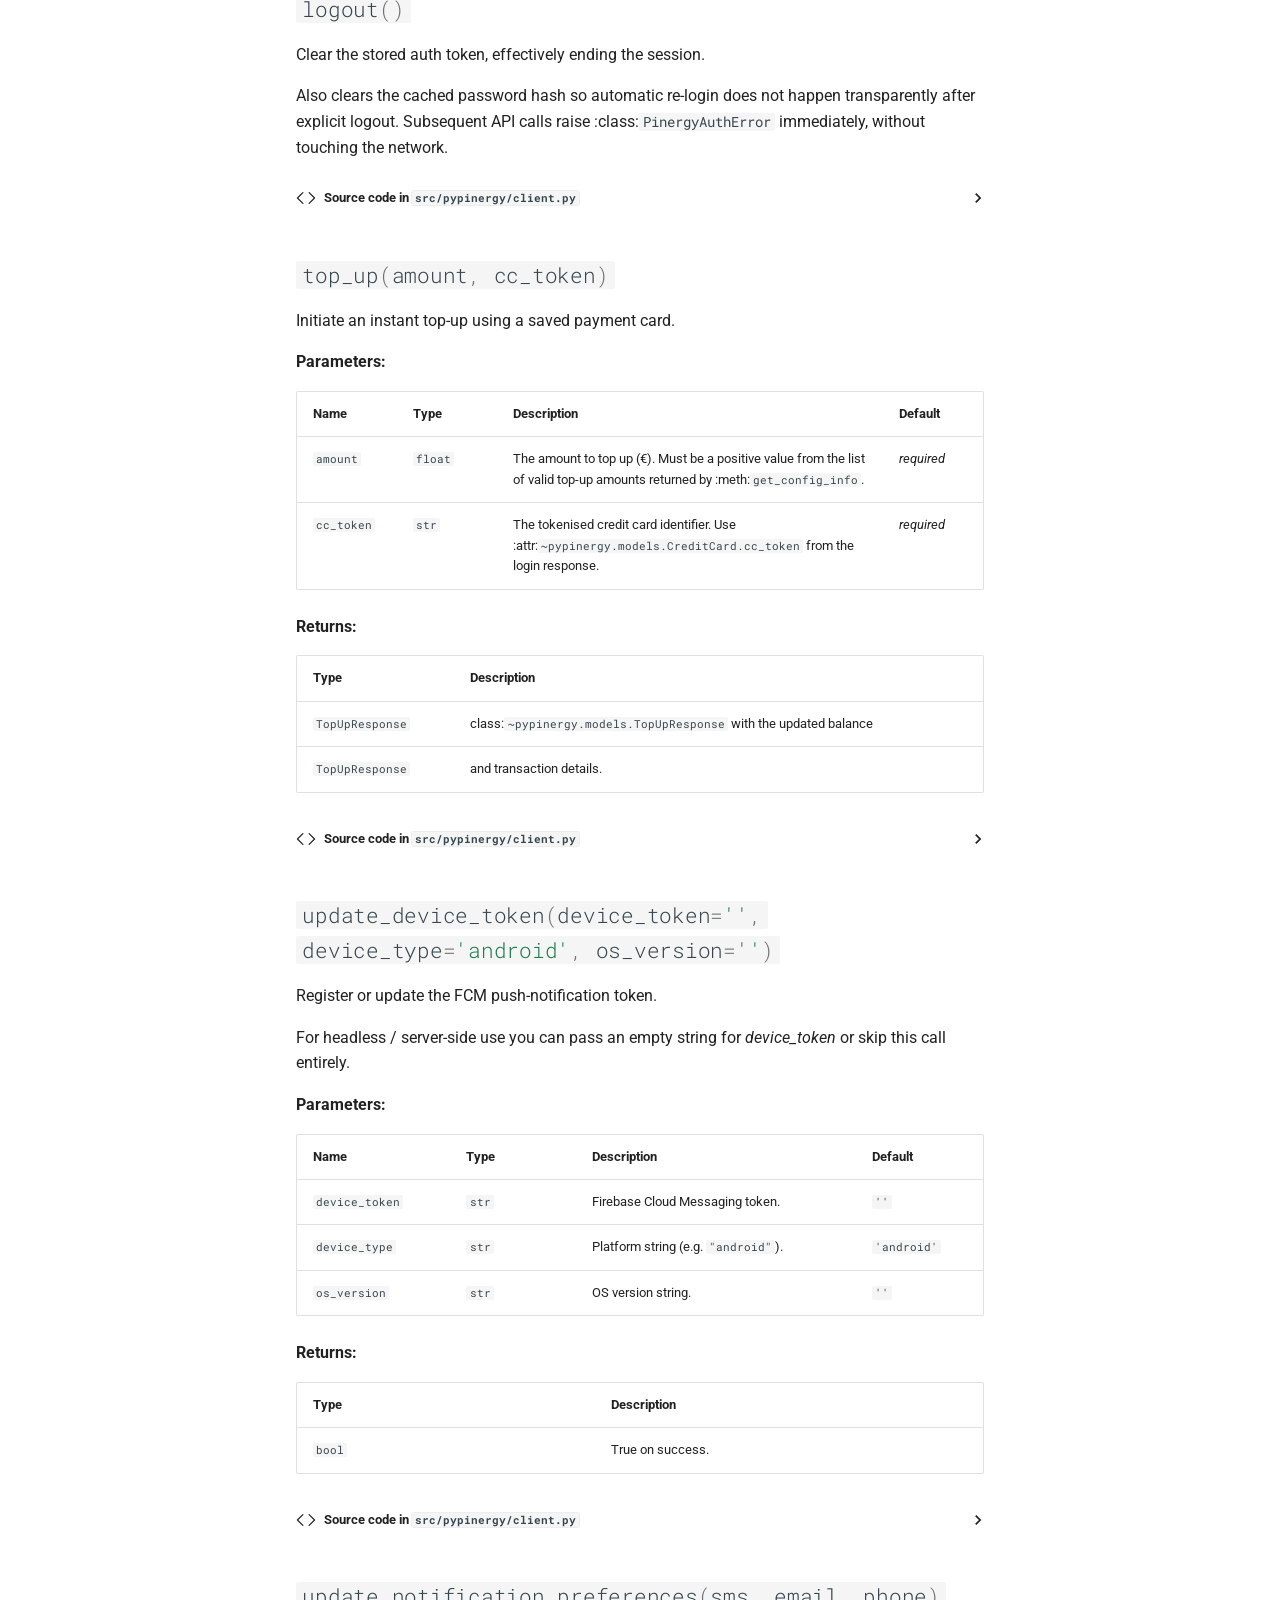
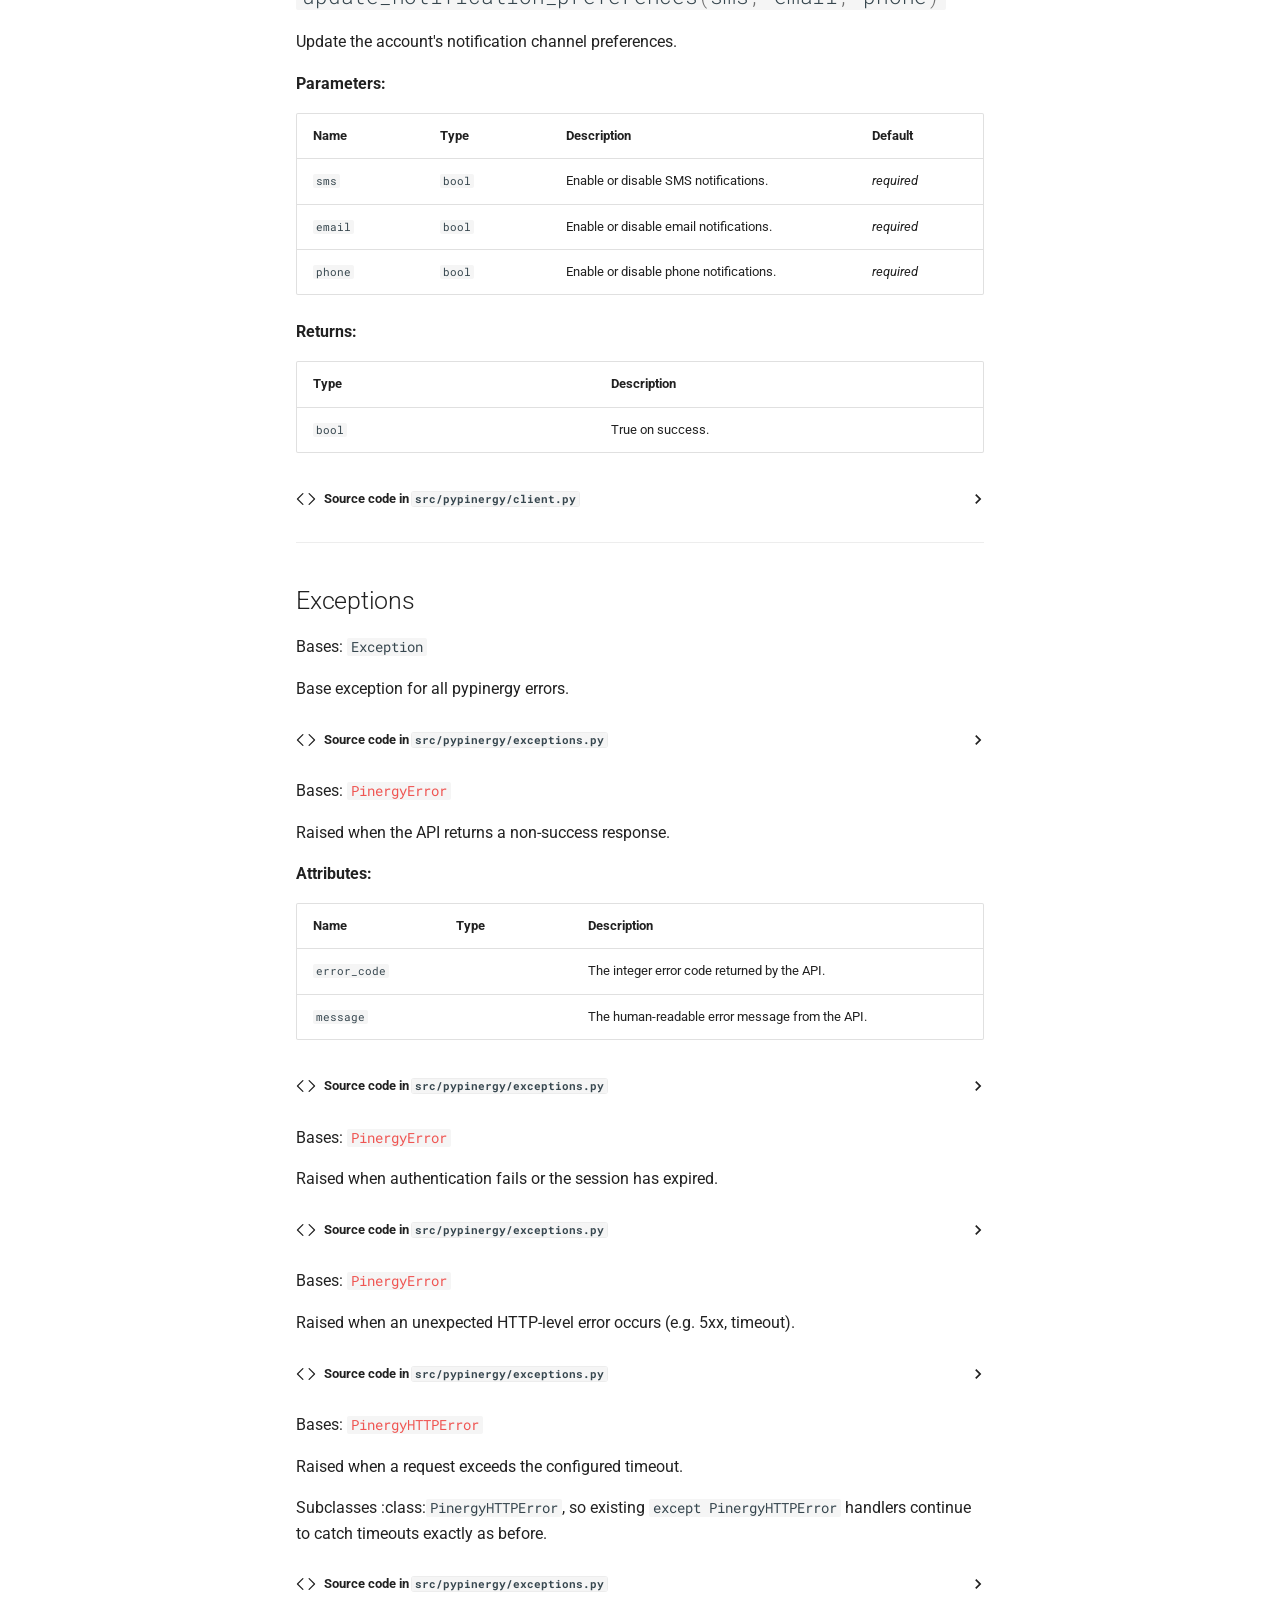
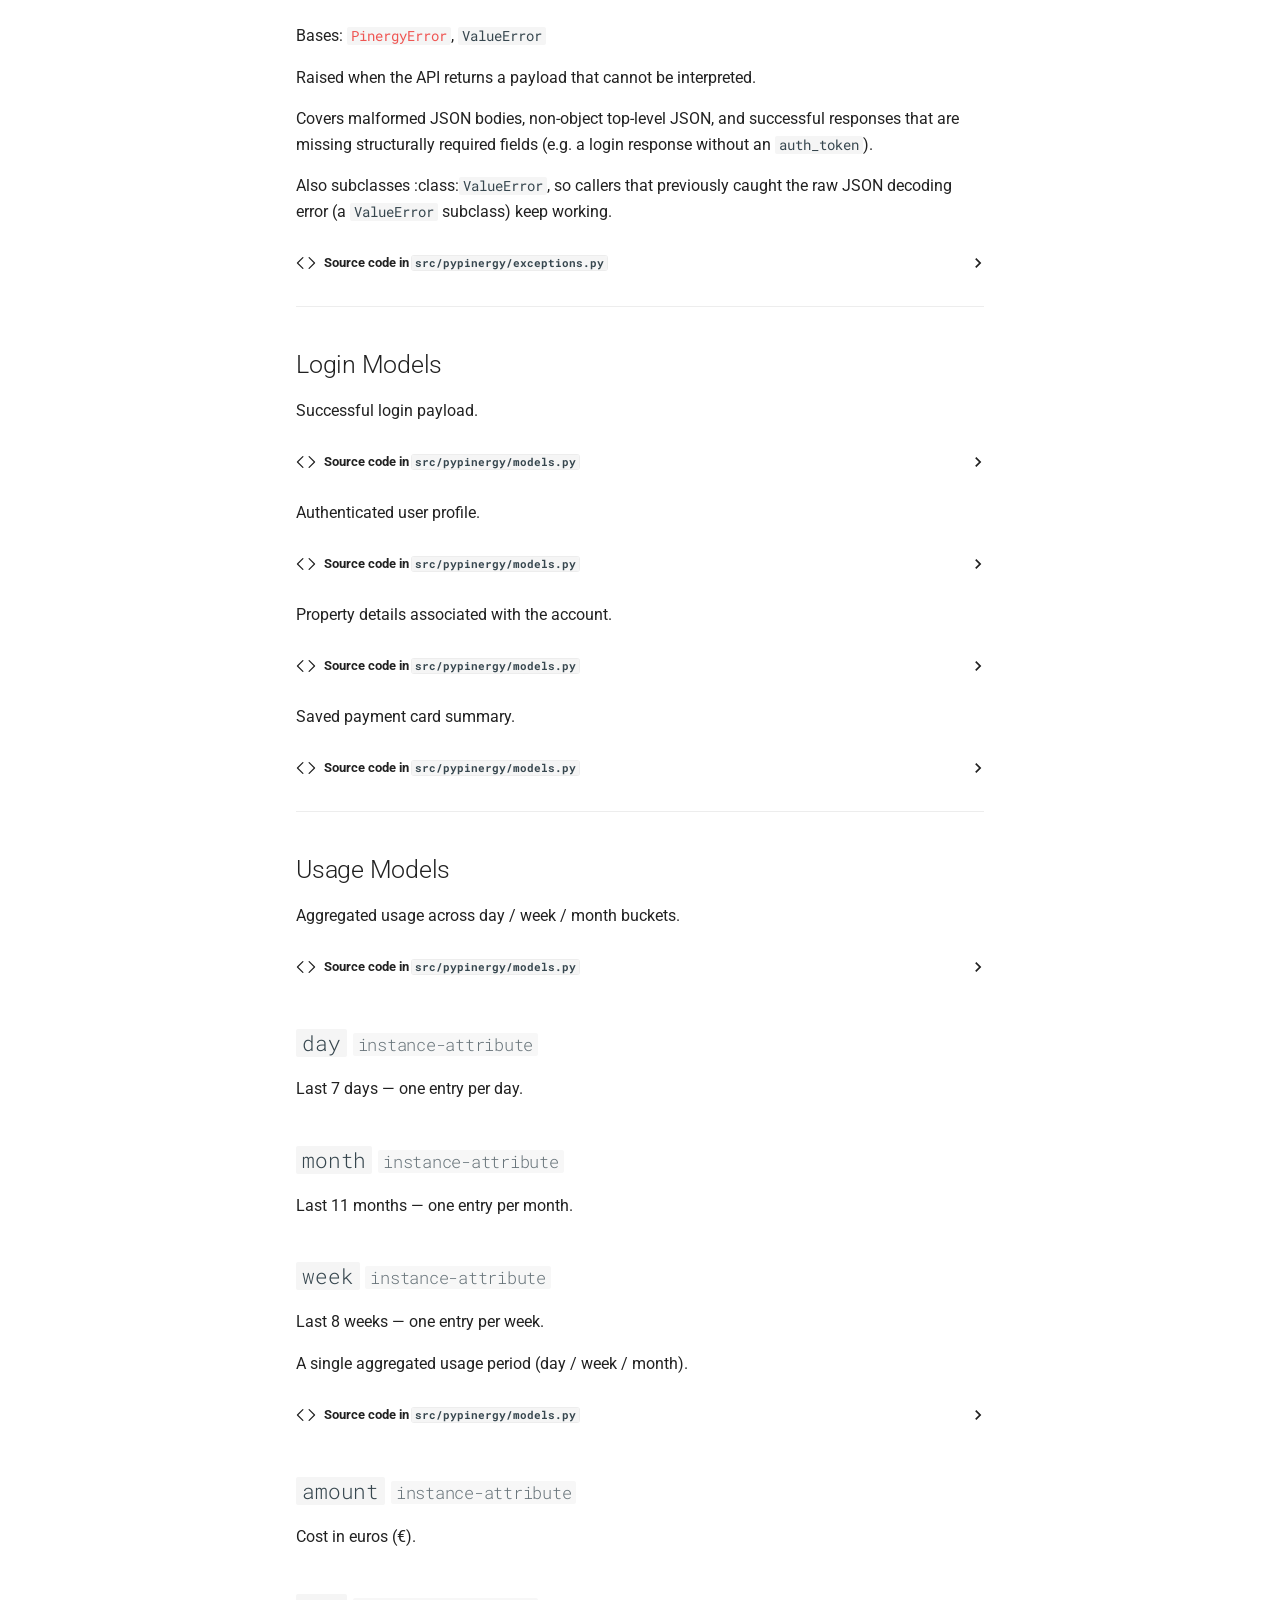
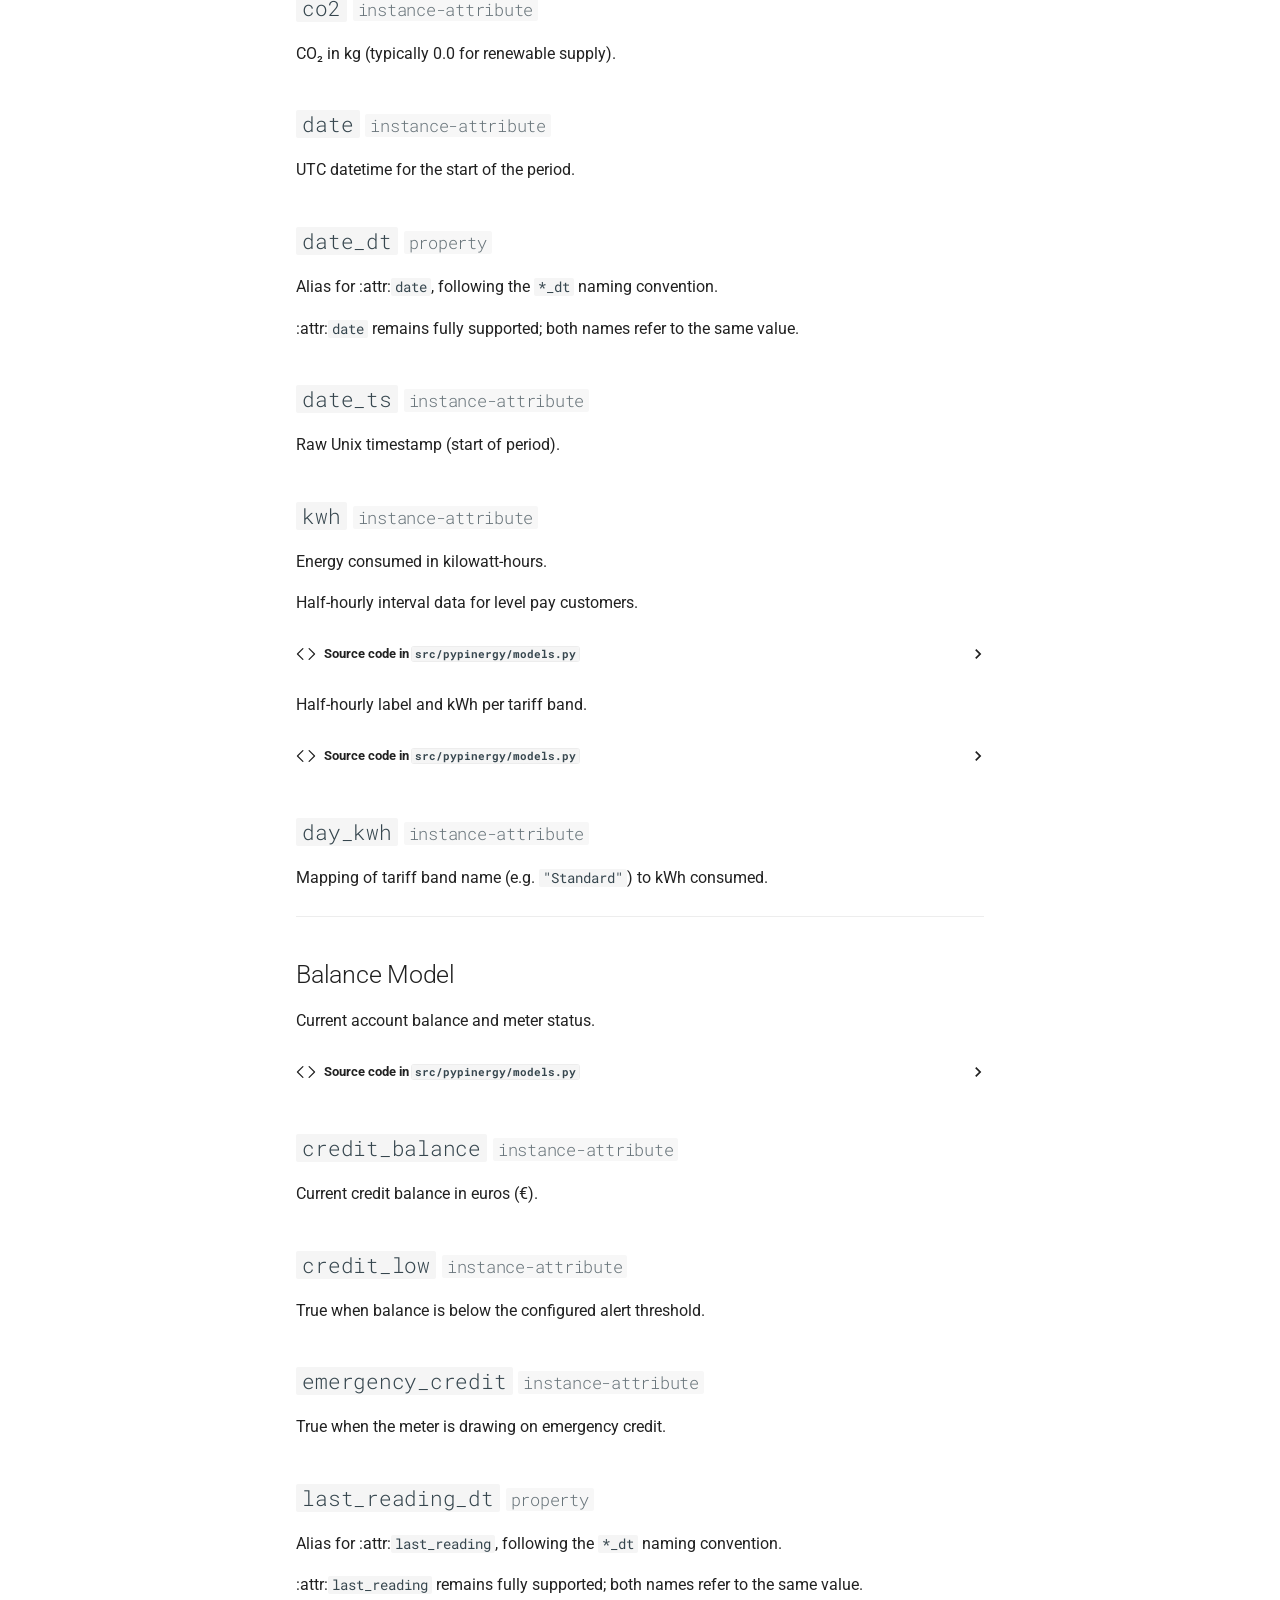
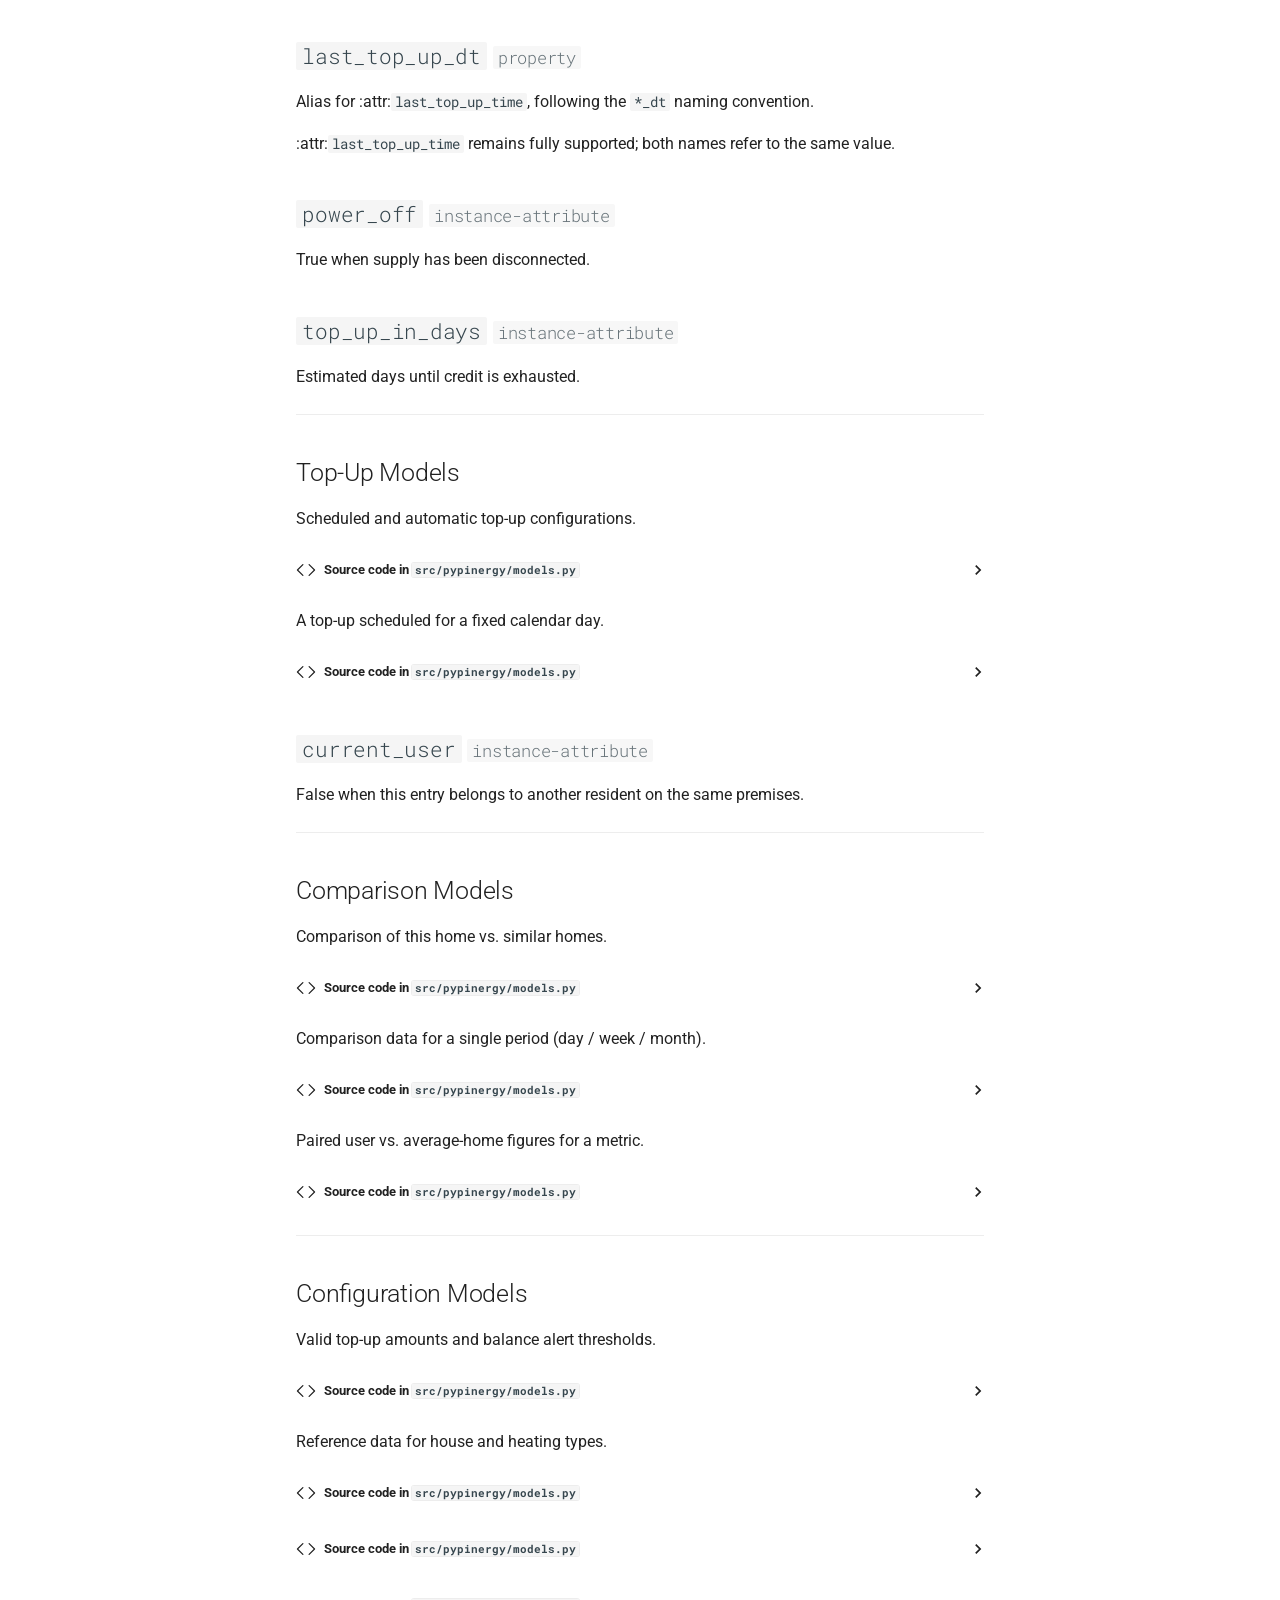
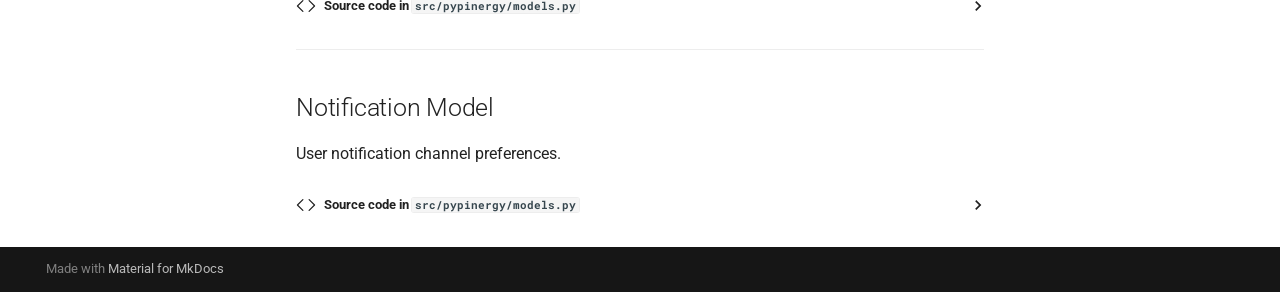
<file: reference/index.html>
<!doctype html>
<html lang="en" class="no-js">
  <head>
    
      <meta charset="utf-8">
      <meta name="viewport" content="width=device-width,initial-scale=1">
      
      
      
      
        <link rel="prev" href="../architecture/">
      
      
        <link rel="next" href="../contributing/">
      
      
        
      
      
      <link rel="icon" href="../assets/brand/icon.svg">
      <meta name="generator" content="mkdocs-1.6.1, mkdocs-material-9.7.7">
    
    
      
        <title>API Reference - PyPinergy</title>
      
    
    
      <link rel="stylesheet" href="../assets/stylesheets/main.ec1eaa64.min.css">
      
        
        <link rel="stylesheet" href="../assets/stylesheets/palette.ab4e12ef.min.css">
      
      


    
    
      
    
    
      
        
        
        <link rel="preconnect" href="https://fonts.gstatic.com" crossorigin>
        <link rel="stylesheet" href="https://fonts.googleapis.com/css?family=Roboto:300,300i,400,400i,700,700i%7CRoboto+Mono:400,400i,700,700i&display=fallback">
        <style>:root{--md-text-font:"Roboto";--md-code-font:"Roboto Mono"}</style>
      
    
    
      <link rel="stylesheet" href="../assets/_mkdocstrings.css">
    
      <link rel="stylesheet" href="../stylesheets/extra.css">
    
    <script>__md_scope=new URL("..",location),__md_hash=e=>[...e].reduce(((e,_)=>(e<<5)-e+_.charCodeAt(0)),0),__md_get=(e,_=localStorage,t=__md_scope)=>JSON.parse(_.getItem(t.pathname+"."+e)),__md_set=(e,_,t=localStorage,a=__md_scope)=>{try{t.setItem(a.pathname+"."+e,JSON.stringify(_))}catch(e){}}</script>
    
      

    
    
  </head>
  
  
    
    
      
    
    
    
    
    <body dir="ltr" data-md-color-scheme="default" data-md-color-primary="red" data-md-color-accent="indigo">
  
    
    <input class="md-toggle" data-md-toggle="drawer" type="checkbox" id="__drawer" autocomplete="off">
    <input class="md-toggle" data-md-toggle="search" type="checkbox" id="__search" autocomplete="off">
    <label class="md-overlay" for="__drawer"></label>
    <div data-md-component="skip">
      
        
        <a href="#api-reference" class="md-skip">
          Skip to content
        </a>
      
    </div>
    <div data-md-component="announce">
      
    </div>
    
    
      

  

<header class="md-header md-header--shadow" data-md-component="header">
  <nav class="md-header__inner md-grid" aria-label="Header">
    <a href=".." title="PyPinergy" class="md-header__button md-logo" aria-label="PyPinergy" data-md-component="logo">
      
  <img src="../assets/brand/icon.svg" alt="logo">

    </a>
    <label class="md-header__button md-icon" for="__drawer">
      
      <svg xmlns="http://www.w3.org/2000/svg" viewBox="0 0 24 24"><path d="M3 6h18v2H3zm0 5h18v2H3zm0 5h18v2H3z"/></svg>
    </label>
    <div class="md-header__title" data-md-component="header-title">
      <div class="md-header__ellipsis">
        <div class="md-header__topic">
          <span class="md-ellipsis">
            PyPinergy
          </span>
        </div>
        <div class="md-header__topic" data-md-component="header-topic">
          <span class="md-ellipsis">
            
              API Reference
            
          </span>
        </div>
      </div>
    </div>
    
      
        <form class="md-header__option" data-md-component="palette">
  
    
    
    
    <input class="md-option" data-md-color-media="(prefers-color-scheme: light)" data-md-color-scheme="default" data-md-color-primary="red" data-md-color-accent="indigo"  aria-label="Switch to dark mode"  type="radio" name="__palette" id="__palette_0">
    
      <label class="md-header__button md-icon" title="Switch to dark mode" for="__palette_1" hidden>
        <svg xmlns="http://www.w3.org/2000/svg" viewBox="0 0 24 24"><path d="M12 8a4 4 0 0 0-4 4 4 4 0 0 0 4 4 4 4 0 0 0 4-4 4 4 0 0 0-4-4m0 10a6 6 0 0 1-6-6 6 6 0 0 1 6-6 6 6 0 0 1 6 6 6 6 0 0 1-6 6m8-9.31V4h-4.69L12 .69 8.69 4H4v4.69L.69 12 4 15.31V20h4.69L12 23.31 15.31 20H20v-4.69L23.31 12z"/></svg>
      </label>
    
  
    
    
    
    <input class="md-option" data-md-color-media="(prefers-color-scheme: dark)" data-md-color-scheme="slate" data-md-color-primary="red" data-md-color-accent="indigo"  aria-label="Switch to light mode"  type="radio" name="__palette" id="__palette_1">
    
      <label class="md-header__button md-icon" title="Switch to light mode" for="__palette_0" hidden>
        <svg xmlns="http://www.w3.org/2000/svg" viewBox="0 0 24 24"><path d="M12 18c-.89 0-1.74-.2-2.5-.55C11.56 16.5 13 14.42 13 12s-1.44-4.5-3.5-5.45C10.26 6.2 11.11 6 12 6a6 6 0 0 1 6 6 6 6 0 0 1-6 6m8-9.31V4h-4.69L12 .69 8.69 4H4v4.69L.69 12 4 15.31V20h4.69L12 23.31 15.31 20H20v-4.69L23.31 12z"/></svg>
      </label>
    
  
</form>
      
    
    
      <script>var palette=__md_get("__palette");if(palette&&palette.color){if("(prefers-color-scheme)"===palette.color.media){var media=matchMedia("(prefers-color-scheme: light)"),input=document.querySelector(media.matches?"[data-md-color-media='(prefers-color-scheme: light)']":"[data-md-color-media='(prefers-color-scheme: dark)']");palette.color.media=input.getAttribute("data-md-color-media"),palette.color.scheme=input.getAttribute("data-md-color-scheme"),palette.color.primary=input.getAttribute("data-md-color-primary"),palette.color.accent=input.getAttribute("data-md-color-accent")}for(var[key,value]of Object.entries(palette.color))document.body.setAttribute("data-md-color-"+key,value)}</script>
    
    
    
      
      
        <label class="md-header__button md-icon" for="__search">
          
          <svg xmlns="http://www.w3.org/2000/svg" viewBox="0 0 24 24"><path d="M9.5 3A6.5 6.5 0 0 1 16 9.5c0 1.61-.59 3.09-1.56 4.23l.27.27h.79l5 5-1.5 1.5-5-5v-.79l-.27-.27A6.52 6.52 0 0 1 9.5 16 6.5 6.5 0 0 1 3 9.5 6.5 6.5 0 0 1 9.5 3m0 2C7 5 5 7 5 9.5S7 14 9.5 14 14 12 14 9.5 12 5 9.5 5"/></svg>
        </label>
        <div class="md-search" data-md-component="search" role="dialog">
  <label class="md-search__overlay" for="__search"></label>
  <div class="md-search__inner" role="search">
    <form class="md-search__form" name="search">
      <input type="text" class="md-search__input" name="query" aria-label="Search" placeholder="Search" autocapitalize="off" autocorrect="off" autocomplete="off" spellcheck="false" data-md-component="search-query" required>
      <label class="md-search__icon md-icon" for="__search">
        
        <svg xmlns="http://www.w3.org/2000/svg" viewBox="0 0 24 24"><path d="M9.5 3A6.5 6.5 0 0 1 16 9.5c0 1.61-.59 3.09-1.56 4.23l.27.27h.79l5 5-1.5 1.5-5-5v-.79l-.27-.27A6.52 6.52 0 0 1 9.5 16 6.5 6.5 0 0 1 3 9.5 6.5 6.5 0 0 1 9.5 3m0 2C7 5 5 7 5 9.5S7 14 9.5 14 14 12 14 9.5 12 5 9.5 5"/></svg>
        
        <svg xmlns="http://www.w3.org/2000/svg" viewBox="0 0 24 24"><path d="M20 11v2H8l5.5 5.5-1.42 1.42L4.16 12l7.92-7.92L13.5 5.5 8 11z"/></svg>
      </label>
      <nav class="md-search__options" aria-label="Search">
        
        <button type="reset" class="md-search__icon md-icon" title="Clear" aria-label="Clear" tabindex="-1">
          
          <svg xmlns="http://www.w3.org/2000/svg" viewBox="0 0 24 24"><path d="M19 6.41 17.59 5 12 10.59 6.41 5 5 6.41 10.59 12 5 17.59 6.41 19 12 13.41 17.59 19 19 17.59 13.41 12z"/></svg>
        </button>
      </nav>
      
    </form>
    <div class="md-search__output">
      <div class="md-search__scrollwrap" tabindex="0" data-md-scrollfix>
        <div class="md-search-result" data-md-component="search-result">
          <div class="md-search-result__meta">
            Initializing search
          </div>
          <ol class="md-search-result__list" role="presentation"></ol>
        </div>
      </div>
    </div>
  </div>
</div>
      
    
    
      <div class="md-header__source">
        <a href="https://github.com/irishsmurf/pypinergy" title="Go to repository" class="md-source" data-md-component="source">
  <div class="md-source__icon md-icon">
    
    <svg xmlns="http://www.w3.org/2000/svg" viewBox="0 0 448 512"><!--! Font Awesome Free 7.1.0 by @fontawesome - https://fontawesome.com License - https://fontawesome.com/license/free (Icons: CC BY 4.0, Fonts: SIL OFL 1.1, Code: MIT License) Copyright 2025 Fonticons, Inc.--><path d="M439.6 236.1 244 40.5c-5.4-5.5-12.8-8.5-20.4-8.5s-15 3-20.4 8.4L162.5 81l51.5 51.5c27.1-9.1 52.7 16.8 43.4 43.7l49.7 49.7c34.2-11.8 61.2 31 35.5 56.7-26.5 26.5-70.2-2.9-56-37.3L240.3 199v121.9c25.3 12.5 22.3 41.8 9.1 55-6.4 6.4-15.2 10.1-24.3 10.1s-17.8-3.6-24.3-10.1c-17.6-17.6-11.1-46.9 11.2-56v-123c-20.8-8.5-24.6-30.7-18.6-45L142.6 101 8.5 235.1C3 240.6 0 247.9 0 255.5s3 15 8.5 20.4l195.6 195.7c5.4 5.4 12.7 8.4 20.4 8.4s15-3 20.4-8.4l194.7-194.7c5.4-5.4 8.4-12.8 8.4-20.4s-3-15-8.4-20.4"/></svg>
  </div>
  <div class="md-source__repository">
    GitHub
  </div>
</a>
      </div>
    
  </nav>
  
</header>
    
    <div class="md-container" data-md-component="container">
      
      
        
          
        
      
      <main class="md-main" data-md-component="main">
        <div class="md-main__inner md-grid">
          
            
              
              <div class="md-sidebar md-sidebar--primary" data-md-component="sidebar" data-md-type="navigation" >
                <div class="md-sidebar__scrollwrap">
                  <div class="md-sidebar__inner">
                    



<nav class="md-nav md-nav--primary" aria-label="Navigation" data-md-level="0">
  <label class="md-nav__title" for="__drawer">
    <a href=".." title="PyPinergy" class="md-nav__button md-logo" aria-label="PyPinergy" data-md-component="logo">
      
  <img src="../assets/brand/icon.svg" alt="logo">

    </a>
    PyPinergy
  </label>
  
    <div class="md-nav__source">
      <a href="https://github.com/irishsmurf/pypinergy" title="Go to repository" class="md-source" data-md-component="source">
  <div class="md-source__icon md-icon">
    
    <svg xmlns="http://www.w3.org/2000/svg" viewBox="0 0 448 512"><!--! Font Awesome Free 7.1.0 by @fontawesome - https://fontawesome.com License - https://fontawesome.com/license/free (Icons: CC BY 4.0, Fonts: SIL OFL 1.1, Code: MIT License) Copyright 2025 Fonticons, Inc.--><path d="M439.6 236.1 244 40.5c-5.4-5.5-12.8-8.5-20.4-8.5s-15 3-20.4 8.4L162.5 81l51.5 51.5c27.1-9.1 52.7 16.8 43.4 43.7l49.7 49.7c34.2-11.8 61.2 31 35.5 56.7-26.5 26.5-70.2-2.9-56-37.3L240.3 199v121.9c25.3 12.5 22.3 41.8 9.1 55-6.4 6.4-15.2 10.1-24.3 10.1s-17.8-3.6-24.3-10.1c-17.6-17.6-11.1-46.9 11.2-56v-123c-20.8-8.5-24.6-30.7-18.6-45L142.6 101 8.5 235.1C3 240.6 0 247.9 0 255.5s3 15 8.5 20.4l195.6 195.7c5.4 5.4 12.7 8.4 20.4 8.4s15-3 20.4-8.4l194.7-194.7c5.4-5.4 8.4-12.8 8.4-20.4s-3-15-8.4-20.4"/></svg>
  </div>
  <div class="md-source__repository">
    GitHub
  </div>
</a>
    </div>
  
  <ul class="md-nav__list" data-md-scrollfix>
    
      
      
  
  
  
  
    <li class="md-nav__item">
      <a href=".." class="md-nav__link">
        
  
  
  <span class="md-ellipsis">
    
  
    Home
  

    
  </span>
  
  

      </a>
    </li>
  

    
      
      
  
  
  
  
    <li class="md-nav__item">
      <a href="../user-guide/" class="md-nav__link">
        
  
  
  <span class="md-ellipsis">
    
  
    User Guide
  

    
  </span>
  
  

      </a>
    </li>
  

    
      
      
  
  
  
  
    <li class="md-nav__item">
      <a href="../architecture/" class="md-nav__link">
        
  
  
  <span class="md-ellipsis">
    
  
    Architecture
  

    
  </span>
  
  

      </a>
    </li>
  

    
      
      
  
  
    
  
  
  
    <li class="md-nav__item md-nav__item--active">
      
      <input class="md-nav__toggle md-toggle" type="checkbox" id="__toc">
      
      
        
      
      
        <label class="md-nav__link md-nav__link--active" for="__toc">
          
  
  
  <span class="md-ellipsis">
    
  
    API Reference
  

    
  </span>
  
  

          <span class="md-nav__icon md-icon"></span>
        </label>
      
      <a href="./" class="md-nav__link md-nav__link--active">
        
  
  
  <span class="md-ellipsis">
    
  
    API Reference
  

    
  </span>
  
  

      </a>
      
        

<nav class="md-nav md-nav--secondary" aria-label="Table of contents">
  
  
  
    
  
  
    <label class="md-nav__title" for="__toc">
      <span class="md-nav__icon md-icon"></span>
      Table of contents
    </label>
    <ul class="md-nav__list" data-md-component="toc" data-md-scrollfix>
      
        <li class="md-nav__item">
  <a href="#client" class="md-nav__link">
    <span class="md-ellipsis">
      
        Client
      
    </span>
  </a>
  
</li>
      
        <li class="md-nav__item">
  <a href="#pypinergy.client.PinergyClient" class="md-nav__link">
    <span class="md-ellipsis">
      
        PinergyClient
      
    </span>
  </a>
  
</li>
      
        <li class="md-nav__item">
  <a href="#pypinergy.client.PinergyClient.is_authenticated" class="md-nav__link">
    <span class="md-ellipsis">
      
        is_authenticated
      
    </span>
  </a>
  
</li>
      
        <li class="md-nav__item">
  <a href="#pypinergy.client.PinergyClient.cache_flush" class="md-nav__link">
    <span class="md-ellipsis">
      
        cache_flush
      
    </span>
  </a>
  
</li>
      
        <li class="md-nav__item">
  <a href="#pypinergy.client.PinergyClient.cache_invalidate" class="md-nav__link">
    <span class="md-ellipsis">
      
        cache_invalidate
      
    </span>
  </a>
  
</li>
      
        <li class="md-nav__item">
  <a href="#pypinergy.client.PinergyClient.check_email" class="md-nav__link">
    <span class="md-ellipsis">
      
        check_email
      
    </span>
  </a>
  
</li>
      
        <li class="md-nav__item">
  <a href="#pypinergy.client.PinergyClient.close" class="md-nav__link">
    <span class="md-ellipsis">
      
        close
      
    </span>
  </a>
  
</li>
      
        <li class="md-nav__item">
  <a href="#pypinergy.client.PinergyClient.compare_usage" class="md-nav__link">
    <span class="md-ellipsis">
      
        compare_usage
      
    </span>
  </a>
  
</li>
      
        <li class="md-nav__item">
  <a href="#pypinergy.client.PinergyClient.get_active_topups" class="md-nav__link">
    <span class="md-ellipsis">
      
        get_active_topups
      
    </span>
  </a>
  
</li>
      
        <li class="md-nav__item">
  <a href="#pypinergy.client.PinergyClient.get_balance" class="md-nav__link">
    <span class="md-ellipsis">
      
        get_balance
      
    </span>
  </a>
  
</li>
      
        <li class="md-nav__item">
  <a href="#pypinergy.client.PinergyClient.get_config_info" class="md-nav__link">
    <span class="md-ellipsis">
      
        get_config_info
      
    </span>
  </a>
  
</li>
      
        <li class="md-nav__item">
  <a href="#pypinergy.client.PinergyClient.get_defaults_info" class="md-nav__link">
    <span class="md-ellipsis">
      
        get_defaults_info
      
    </span>
  </a>
  
</li>
      
        <li class="md-nav__item">
  <a href="#pypinergy.client.PinergyClient.get_level_pay_usage" class="md-nav__link">
    <span class="md-ellipsis">
      
        get_level_pay_usage
      
    </span>
  </a>
  
</li>
      
        <li class="md-nav__item">
  <a href="#pypinergy.client.PinergyClient.get_notification_preferences" class="md-nav__link">
    <span class="md-ellipsis">
      
        get_notification_preferences
      
    </span>
  </a>
  
</li>
      
        <li class="md-nav__item">
  <a href="#pypinergy.client.PinergyClient.get_usage" class="md-nav__link">
    <span class="md-ellipsis">
      
        get_usage
      
    </span>
  </a>
  
</li>
      
        <li class="md-nav__item">
  <a href="#pypinergy.client.PinergyClient.get_version" class="md-nav__link">
    <span class="md-ellipsis">
      
        get_version
      
    </span>
  </a>
  
</li>
      
        <li class="md-nav__item">
  <a href="#pypinergy.client.PinergyClient.login" class="md-nav__link">
    <span class="md-ellipsis">
      
        login
      
    </span>
  </a>
  
</li>
      
        <li class="md-nav__item">
  <a href="#pypinergy.client.PinergyClient.logout" class="md-nav__link">
    <span class="md-ellipsis">
      
        logout
      
    </span>
  </a>
  
</li>
      
        <li class="md-nav__item">
  <a href="#pypinergy.client.PinergyClient.top_up" class="md-nav__link">
    <span class="md-ellipsis">
      
        top_up
      
    </span>
  </a>
  
</li>
      
        <li class="md-nav__item">
  <a href="#pypinergy.client.PinergyClient.update_device_token" class="md-nav__link">
    <span class="md-ellipsis">
      
        update_device_token
      
    </span>
  </a>
  
</li>
      
        <li class="md-nav__item">
  <a href="#pypinergy.client.PinergyClient.update_notification_preferences" class="md-nav__link">
    <span class="md-ellipsis">
      
        update_notification_preferences
      
    </span>
  </a>
  
</li>
      
        <li class="md-nav__item">
  <a href="#exceptions" class="md-nav__link">
    <span class="md-ellipsis">
      
        Exceptions
      
    </span>
  </a>
  
</li>
      
        <li class="md-nav__item">
  <a href="#pypinergy.exceptions.PinergyError" class="md-nav__link">
    <span class="md-ellipsis">
      
        PinergyError
      
    </span>
  </a>
  
</li>
      
        <li class="md-nav__item">
  <a href="#pypinergy.exceptions.PinergyAPIError" class="md-nav__link">
    <span class="md-ellipsis">
      
        PinergyAPIError
      
    </span>
  </a>
  
</li>
      
        <li class="md-nav__item">
  <a href="#pypinergy.exceptions.PinergyAuthError" class="md-nav__link">
    <span class="md-ellipsis">
      
        PinergyAuthError
      
    </span>
  </a>
  
</li>
      
        <li class="md-nav__item">
  <a href="#pypinergy.exceptions.PinergyHTTPError" class="md-nav__link">
    <span class="md-ellipsis">
      
        PinergyHTTPError
      
    </span>
  </a>
  
</li>
      
        <li class="md-nav__item">
  <a href="#pypinergy.exceptions.PinergyTimeoutError" class="md-nav__link">
    <span class="md-ellipsis">
      
        PinergyTimeoutError
      
    </span>
  </a>
  
</li>
      
        <li class="md-nav__item">
  <a href="#pypinergy.exceptions.PinergyResponseError" class="md-nav__link">
    <span class="md-ellipsis">
      
        PinergyResponseError
      
    </span>
  </a>
  
</li>
      
        <li class="md-nav__item">
  <a href="#login-models" class="md-nav__link">
    <span class="md-ellipsis">
      
        Login Models
      
    </span>
  </a>
  
</li>
      
        <li class="md-nav__item">
  <a href="#pypinergy.models.LoginResponse" class="md-nav__link">
    <span class="md-ellipsis">
      
        LoginResponse
      
    </span>
  </a>
  
</li>
      
        <li class="md-nav__item">
  <a href="#pypinergy.models.User" class="md-nav__link">
    <span class="md-ellipsis">
      
        User
      
    </span>
  </a>
  
</li>
      
        <li class="md-nav__item">
  <a href="#pypinergy.models.House" class="md-nav__link">
    <span class="md-ellipsis">
      
        House
      
    </span>
  </a>
  
</li>
      
        <li class="md-nav__item">
  <a href="#pypinergy.models.CreditCard" class="md-nav__link">
    <span class="md-ellipsis">
      
        CreditCard
      
    </span>
  </a>
  
</li>
      
        <li class="md-nav__item">
  <a href="#usage-models" class="md-nav__link">
    <span class="md-ellipsis">
      
        Usage Models
      
    </span>
  </a>
  
</li>
      
        <li class="md-nav__item">
  <a href="#pypinergy.models.UsageResponse" class="md-nav__link">
    <span class="md-ellipsis">
      
        UsageResponse
      
    </span>
  </a>
  
</li>
      
        <li class="md-nav__item">
  <a href="#pypinergy.models.UsageResponse.day" class="md-nav__link">
    <span class="md-ellipsis">
      
        day
      
    </span>
  </a>
  
</li>
      
        <li class="md-nav__item">
  <a href="#pypinergy.models.UsageResponse.month" class="md-nav__link">
    <span class="md-ellipsis">
      
        month
      
    </span>
  </a>
  
</li>
      
        <li class="md-nav__item">
  <a href="#pypinergy.models.UsageResponse.week" class="md-nav__link">
    <span class="md-ellipsis">
      
        week
      
    </span>
  </a>
  
</li>
      
        <li class="md-nav__item">
  <a href="#pypinergy.models.UsageEntry" class="md-nav__link">
    <span class="md-ellipsis">
      
        UsageEntry
      
    </span>
  </a>
  
</li>
      
        <li class="md-nav__item">
  <a href="#pypinergy.models.UsageEntry.amount" class="md-nav__link">
    <span class="md-ellipsis">
      
        amount
      
    </span>
  </a>
  
</li>
      
        <li class="md-nav__item">
  <a href="#pypinergy.models.UsageEntry.co2" class="md-nav__link">
    <span class="md-ellipsis">
      
        co2
      
    </span>
  </a>
  
</li>
      
        <li class="md-nav__item">
  <a href="#pypinergy.models.UsageEntry.date" class="md-nav__link">
    <span class="md-ellipsis">
      
        date
      
    </span>
  </a>
  
</li>
      
        <li class="md-nav__item">
  <a href="#pypinergy.models.UsageEntry.date_dt" class="md-nav__link">
    <span class="md-ellipsis">
      
        date_dt
      
    </span>
  </a>
  
</li>
      
        <li class="md-nav__item">
  <a href="#pypinergy.models.UsageEntry.date_ts" class="md-nav__link">
    <span class="md-ellipsis">
      
        date_ts
      
    </span>
  </a>
  
</li>
      
        <li class="md-nav__item">
  <a href="#pypinergy.models.UsageEntry.kwh" class="md-nav__link">
    <span class="md-ellipsis">
      
        kwh
      
    </span>
  </a>
  
</li>
      
        <li class="md-nav__item">
  <a href="#pypinergy.models.LevelPayUsageResponse" class="md-nav__link">
    <span class="md-ellipsis">
      
        LevelPayUsageResponse
      
    </span>
  </a>
  
</li>
      
        <li class="md-nav__item">
  <a href="#pypinergy.models.LevelPayDailyValue" class="md-nav__link">
    <span class="md-ellipsis">
      
        LevelPayDailyValue
      
    </span>
  </a>
  
</li>
      
        <li class="md-nav__item">
  <a href="#pypinergy.models.LevelPayDailyValue.day_kwh" class="md-nav__link">
    <span class="md-ellipsis">
      
        day_kwh
      
    </span>
  </a>
  
</li>
      
        <li class="md-nav__item">
  <a href="#balance-model" class="md-nav__link">
    <span class="md-ellipsis">
      
        Balance Model
      
    </span>
  </a>
  
</li>
      
        <li class="md-nav__item">
  <a href="#pypinergy.models.BalanceResponse" class="md-nav__link">
    <span class="md-ellipsis">
      
        BalanceResponse
      
    </span>
  </a>
  
</li>
      
        <li class="md-nav__item">
  <a href="#pypinergy.models.BalanceResponse.credit_balance" class="md-nav__link">
    <span class="md-ellipsis">
      
        credit_balance
      
    </span>
  </a>
  
</li>
      
        <li class="md-nav__item">
  <a href="#pypinergy.models.BalanceResponse.credit_low" class="md-nav__link">
    <span class="md-ellipsis">
      
        credit_low
      
    </span>
  </a>
  
</li>
      
        <li class="md-nav__item">
  <a href="#pypinergy.models.BalanceResponse.emergency_credit" class="md-nav__link">
    <span class="md-ellipsis">
      
        emergency_credit
      
    </span>
  </a>
  
</li>
      
        <li class="md-nav__item">
  <a href="#pypinergy.models.BalanceResponse.last_reading_dt" class="md-nav__link">
    <span class="md-ellipsis">
      
        last_reading_dt
      
    </span>
  </a>
  
</li>
      
        <li class="md-nav__item">
  <a href="#pypinergy.models.BalanceResponse.last_top_up_dt" class="md-nav__link">
    <span class="md-ellipsis">
      
        last_top_up_dt
      
    </span>
  </a>
  
</li>
      
        <li class="md-nav__item">
  <a href="#pypinergy.models.BalanceResponse.power_off" class="md-nav__link">
    <span class="md-ellipsis">
      
        power_off
      
    </span>
  </a>
  
</li>
      
        <li class="md-nav__item">
  <a href="#pypinergy.models.BalanceResponse.top_up_in_days" class="md-nav__link">
    <span class="md-ellipsis">
      
        top_up_in_days
      
    </span>
  </a>
  
</li>
      
        <li class="md-nav__item">
  <a href="#top-up-models" class="md-nav__link">
    <span class="md-ellipsis">
      
        Top-Up Models
      
    </span>
  </a>
  
</li>
      
        <li class="md-nav__item">
  <a href="#pypinergy.models.ActiveTopUpsResponse" class="md-nav__link">
    <span class="md-ellipsis">
      
        ActiveTopUpsResponse
      
    </span>
  </a>
  
</li>
      
        <li class="md-nav__item">
  <a href="#pypinergy.models.ScheduledTopUp" class="md-nav__link">
    <span class="md-ellipsis">
      
        ScheduledTopUp
      
    </span>
  </a>
  
</li>
      
        <li class="md-nav__item">
  <a href="#pypinergy.models.ScheduledTopUp.current_user" class="md-nav__link">
    <span class="md-ellipsis">
      
        current_user
      
    </span>
  </a>
  
</li>
      
        <li class="md-nav__item">
  <a href="#comparison-models" class="md-nav__link">
    <span class="md-ellipsis">
      
        Comparison Models
      
    </span>
  </a>
  
</li>
      
        <li class="md-nav__item">
  <a href="#pypinergy.models.CompareResponse" class="md-nav__link">
    <span class="md-ellipsis">
      
        CompareResponse
      
    </span>
  </a>
  
</li>
      
        <li class="md-nav__item">
  <a href="#pypinergy.models.ComparePeriod" class="md-nav__link">
    <span class="md-ellipsis">
      
        ComparePeriod
      
    </span>
  </a>
  
</li>
      
        <li class="md-nav__item">
  <a href="#pypinergy.models.CompareValues" class="md-nav__link">
    <span class="md-ellipsis">
      
        CompareValues
      
    </span>
  </a>
  
</li>
      
        <li class="md-nav__item">
  <a href="#configuration-models" class="md-nav__link">
    <span class="md-ellipsis">
      
        Configuration Models
      
    </span>
  </a>
  
</li>
      
        <li class="md-nav__item">
  <a href="#pypinergy.models.ConfigInfoResponse" class="md-nav__link">
    <span class="md-ellipsis">
      
        ConfigInfoResponse
      
    </span>
  </a>
  
</li>
      
        <li class="md-nav__item">
  <a href="#pypinergy.models.DefaultsInfoResponse" class="md-nav__link">
    <span class="md-ellipsis">
      
        DefaultsInfoResponse
      
    </span>
  </a>
  
</li>
      
        <li class="md-nav__item">
  <a href="#pypinergy.models.HouseType" class="md-nav__link">
    <span class="md-ellipsis">
      
        HouseType
      
    </span>
  </a>
  
</li>
      
        <li class="md-nav__item">
  <a href="#pypinergy.models.HeatingType" class="md-nav__link">
    <span class="md-ellipsis">
      
        HeatingType
      
    </span>
  </a>
  
</li>
      
        <li class="md-nav__item">
  <a href="#notification-model" class="md-nav__link">
    <span class="md-ellipsis">
      
        Notification Model
      
    </span>
  </a>
  
</li>
      
        <li class="md-nav__item">
  <a href="#pypinergy.models.NotificationPreferences" class="md-nav__link">
    <span class="md-ellipsis">
      
        NotificationPreferences
      
    </span>
  </a>
  
</li>
      
    </ul>
  
</nav>
      
    </li>
  

    
      
      
  
  
  
  
    <li class="md-nav__item">
      <a href="../contributing/" class="md-nav__link">
        
  
  
  <span class="md-ellipsis">
    
  
    Contributing
  

    
  </span>
  
  

      </a>
    </li>
  

    
      
      
  
  
  
  
    <li class="md-nav__item">
      <a href="../changelog/" class="md-nav__link">
        
  
  
  <span class="md-ellipsis">
    
  
    Changelog
  

    
  </span>
  
  

      </a>
    </li>
  

    
  </ul>
</nav>
                  </div>
                </div>
              </div>
            
            
              
              <div class="md-sidebar md-sidebar--secondary" data-md-component="sidebar" data-md-type="toc" >
                <div class="md-sidebar__scrollwrap">
                  <div class="md-sidebar__inner">
                    

<nav class="md-nav md-nav--secondary" aria-label="Table of contents">
  
  
  
    
  
  
    <label class="md-nav__title" for="__toc">
      <span class="md-nav__icon md-icon"></span>
      Table of contents
    </label>
    <ul class="md-nav__list" data-md-component="toc" data-md-scrollfix>
      
        <li class="md-nav__item">
  <a href="#client" class="md-nav__link">
    <span class="md-ellipsis">
      
        Client
      
    </span>
  </a>
  
</li>
      
        <li class="md-nav__item">
  <a href="#pypinergy.client.PinergyClient" class="md-nav__link">
    <span class="md-ellipsis">
      
        PinergyClient
      
    </span>
  </a>
  
</li>
      
        <li class="md-nav__item">
  <a href="#pypinergy.client.PinergyClient.is_authenticated" class="md-nav__link">
    <span class="md-ellipsis">
      
        is_authenticated
      
    </span>
  </a>
  
</li>
      
        <li class="md-nav__item">
  <a href="#pypinergy.client.PinergyClient.cache_flush" class="md-nav__link">
    <span class="md-ellipsis">
      
        cache_flush
      
    </span>
  </a>
  
</li>
      
        <li class="md-nav__item">
  <a href="#pypinergy.client.PinergyClient.cache_invalidate" class="md-nav__link">
    <span class="md-ellipsis">
      
        cache_invalidate
      
    </span>
  </a>
  
</li>
      
        <li class="md-nav__item">
  <a href="#pypinergy.client.PinergyClient.check_email" class="md-nav__link">
    <span class="md-ellipsis">
      
        check_email
      
    </span>
  </a>
  
</li>
      
        <li class="md-nav__item">
  <a href="#pypinergy.client.PinergyClient.close" class="md-nav__link">
    <span class="md-ellipsis">
      
        close
      
    </span>
  </a>
  
</li>
      
        <li class="md-nav__item">
  <a href="#pypinergy.client.PinergyClient.compare_usage" class="md-nav__link">
    <span class="md-ellipsis">
      
        compare_usage
      
    </span>
  </a>
  
</li>
      
        <li class="md-nav__item">
  <a href="#pypinergy.client.PinergyClient.get_active_topups" class="md-nav__link">
    <span class="md-ellipsis">
      
        get_active_topups
      
    </span>
  </a>
  
</li>
      
        <li class="md-nav__item">
  <a href="#pypinergy.client.PinergyClient.get_balance" class="md-nav__link">
    <span class="md-ellipsis">
      
        get_balance
      
    </span>
  </a>
  
</li>
      
        <li class="md-nav__item">
  <a href="#pypinergy.client.PinergyClient.get_config_info" class="md-nav__link">
    <span class="md-ellipsis">
      
        get_config_info
      
    </span>
  </a>
  
</li>
      
        <li class="md-nav__item">
  <a href="#pypinergy.client.PinergyClient.get_defaults_info" class="md-nav__link">
    <span class="md-ellipsis">
      
        get_defaults_info
      
    </span>
  </a>
  
</li>
      
        <li class="md-nav__item">
  <a href="#pypinergy.client.PinergyClient.get_level_pay_usage" class="md-nav__link">
    <span class="md-ellipsis">
      
        get_level_pay_usage
      
    </span>
  </a>
  
</li>
      
        <li class="md-nav__item">
  <a href="#pypinergy.client.PinergyClient.get_notification_preferences" class="md-nav__link">
    <span class="md-ellipsis">
      
        get_notification_preferences
      
    </span>
  </a>
  
</li>
      
        <li class="md-nav__item">
  <a href="#pypinergy.client.PinergyClient.get_usage" class="md-nav__link">
    <span class="md-ellipsis">
      
        get_usage
      
    </span>
  </a>
  
</li>
      
        <li class="md-nav__item">
  <a href="#pypinergy.client.PinergyClient.get_version" class="md-nav__link">
    <span class="md-ellipsis">
      
        get_version
      
    </span>
  </a>
  
</li>
      
        <li class="md-nav__item">
  <a href="#pypinergy.client.PinergyClient.login" class="md-nav__link">
    <span class="md-ellipsis">
      
        login
      
    </span>
  </a>
  
</li>
      
        <li class="md-nav__item">
  <a href="#pypinergy.client.PinergyClient.logout" class="md-nav__link">
    <span class="md-ellipsis">
      
        logout
      
    </span>
  </a>
  
</li>
      
        <li class="md-nav__item">
  <a href="#pypinergy.client.PinergyClient.top_up" class="md-nav__link">
    <span class="md-ellipsis">
      
        top_up
      
    </span>
  </a>
  
</li>
      
        <li class="md-nav__item">
  <a href="#pypinergy.client.PinergyClient.update_device_token" class="md-nav__link">
    <span class="md-ellipsis">
      
        update_device_token
      
    </span>
  </a>
  
</li>
      
        <li class="md-nav__item">
  <a href="#pypinergy.client.PinergyClient.update_notification_preferences" class="md-nav__link">
    <span class="md-ellipsis">
      
        update_notification_preferences
      
    </span>
  </a>
  
</li>
      
        <li class="md-nav__item">
  <a href="#exceptions" class="md-nav__link">
    <span class="md-ellipsis">
      
        Exceptions
      
    </span>
  </a>
  
</li>
      
        <li class="md-nav__item">
  <a href="#pypinergy.exceptions.PinergyError" class="md-nav__link">
    <span class="md-ellipsis">
      
        PinergyError
      
    </span>
  </a>
  
</li>
      
        <li class="md-nav__item">
  <a href="#pypinergy.exceptions.PinergyAPIError" class="md-nav__link">
    <span class="md-ellipsis">
      
        PinergyAPIError
      
    </span>
  </a>
  
</li>
      
        <li class="md-nav__item">
  <a href="#pypinergy.exceptions.PinergyAuthError" class="md-nav__link">
    <span class="md-ellipsis">
      
        PinergyAuthError
      
    </span>
  </a>
  
</li>
      
        <li class="md-nav__item">
  <a href="#pypinergy.exceptions.PinergyHTTPError" class="md-nav__link">
    <span class="md-ellipsis">
      
        PinergyHTTPError
      
    </span>
  </a>
  
</li>
      
        <li class="md-nav__item">
  <a href="#pypinergy.exceptions.PinergyTimeoutError" class="md-nav__link">
    <span class="md-ellipsis">
      
        PinergyTimeoutError
      
    </span>
  </a>
  
</li>
      
        <li class="md-nav__item">
  <a href="#pypinergy.exceptions.PinergyResponseError" class="md-nav__link">
    <span class="md-ellipsis">
      
        PinergyResponseError
      
    </span>
  </a>
  
</li>
      
        <li class="md-nav__item">
  <a href="#login-models" class="md-nav__link">
    <span class="md-ellipsis">
      
        Login Models
      
    </span>
  </a>
  
</li>
      
        <li class="md-nav__item">
  <a href="#pypinergy.models.LoginResponse" class="md-nav__link">
    <span class="md-ellipsis">
      
        LoginResponse
      
    </span>
  </a>
  
</li>
      
        <li class="md-nav__item">
  <a href="#pypinergy.models.User" class="md-nav__link">
    <span class="md-ellipsis">
      
        User
      
    </span>
  </a>
  
</li>
      
        <li class="md-nav__item">
  <a href="#pypinergy.models.House" class="md-nav__link">
    <span class="md-ellipsis">
      
        House
      
    </span>
  </a>
  
</li>
      
        <li class="md-nav__item">
  <a href="#pypinergy.models.CreditCard" class="md-nav__link">
    <span class="md-ellipsis">
      
        CreditCard
      
    </span>
  </a>
  
</li>
      
        <li class="md-nav__item">
  <a href="#usage-models" class="md-nav__link">
    <span class="md-ellipsis">
      
        Usage Models
      
    </span>
  </a>
  
</li>
      
        <li class="md-nav__item">
  <a href="#pypinergy.models.UsageResponse" class="md-nav__link">
    <span class="md-ellipsis">
      
        UsageResponse
      
    </span>
  </a>
  
</li>
      
        <li class="md-nav__item">
  <a href="#pypinergy.models.UsageResponse.day" class="md-nav__link">
    <span class="md-ellipsis">
      
        day
      
    </span>
  </a>
  
</li>
      
        <li class="md-nav__item">
  <a href="#pypinergy.models.UsageResponse.month" class="md-nav__link">
    <span class="md-ellipsis">
      
        month
      
    </span>
  </a>
  
</li>
      
        <li class="md-nav__item">
  <a href="#pypinergy.models.UsageResponse.week" class="md-nav__link">
    <span class="md-ellipsis">
      
        week
      
    </span>
  </a>
  
</li>
      
        <li class="md-nav__item">
  <a href="#pypinergy.models.UsageEntry" class="md-nav__link">
    <span class="md-ellipsis">
      
        UsageEntry
      
    </span>
  </a>
  
</li>
      
        <li class="md-nav__item">
  <a href="#pypinergy.models.UsageEntry.amount" class="md-nav__link">
    <span class="md-ellipsis">
      
        amount
      
    </span>
  </a>
  
</li>
      
        <li class="md-nav__item">
  <a href="#pypinergy.models.UsageEntry.co2" class="md-nav__link">
    <span class="md-ellipsis">
      
        co2
      
    </span>
  </a>
  
</li>
      
        <li class="md-nav__item">
  <a href="#pypinergy.models.UsageEntry.date" class="md-nav__link">
    <span class="md-ellipsis">
      
        date
      
    </span>
  </a>
  
</li>
      
        <li class="md-nav__item">
  <a href="#pypinergy.models.UsageEntry.date_dt" class="md-nav__link">
    <span class="md-ellipsis">
      
        date_dt
      
    </span>
  </a>
  
</li>
      
        <li class="md-nav__item">
  <a href="#pypinergy.models.UsageEntry.date_ts" class="md-nav__link">
    <span class="md-ellipsis">
      
        date_ts
      
    </span>
  </a>
  
</li>
      
        <li class="md-nav__item">
  <a href="#pypinergy.models.UsageEntry.kwh" class="md-nav__link">
    <span class="md-ellipsis">
      
        kwh
      
    </span>
  </a>
  
</li>
      
        <li class="md-nav__item">
  <a href="#pypinergy.models.LevelPayUsageResponse" class="md-nav__link">
    <span class="md-ellipsis">
      
        LevelPayUsageResponse
      
    </span>
  </a>
  
</li>
      
        <li class="md-nav__item">
  <a href="#pypinergy.models.LevelPayDailyValue" class="md-nav__link">
    <span class="md-ellipsis">
      
        LevelPayDailyValue
      
    </span>
  </a>
  
</li>
      
        <li class="md-nav__item">
  <a href="#pypinergy.models.LevelPayDailyValue.day_kwh" class="md-nav__link">
    <span class="md-ellipsis">
      
        day_kwh
      
    </span>
  </a>
  
</li>
      
        <li class="md-nav__item">
  <a href="#balance-model" class="md-nav__link">
    <span class="md-ellipsis">
      
        Balance Model
      
    </span>
  </a>
  
</li>
      
        <li class="md-nav__item">
  <a href="#pypinergy.models.BalanceResponse" class="md-nav__link">
    <span class="md-ellipsis">
      
        BalanceResponse
      
    </span>
  </a>
  
</li>
      
        <li class="md-nav__item">
  <a href="#pypinergy.models.BalanceResponse.credit_balance" class="md-nav__link">
    <span class="md-ellipsis">
      
        credit_balance
      
    </span>
  </a>
  
</li>
      
        <li class="md-nav__item">
  <a href="#pypinergy.models.BalanceResponse.credit_low" class="md-nav__link">
    <span class="md-ellipsis">
      
        credit_low
      
    </span>
  </a>
  
</li>
      
        <li class="md-nav__item">
  <a href="#pypinergy.models.BalanceResponse.emergency_credit" class="md-nav__link">
    <span class="md-ellipsis">
      
        emergency_credit
      
    </span>
  </a>
  
</li>
      
        <li class="md-nav__item">
  <a href="#pypinergy.models.BalanceResponse.last_reading_dt" class="md-nav__link">
    <span class="md-ellipsis">
      
        last_reading_dt
      
    </span>
  </a>
  
</li>
      
        <li class="md-nav__item">
  <a href="#pypinergy.models.BalanceResponse.last_top_up_dt" class="md-nav__link">
    <span class="md-ellipsis">
      
        last_top_up_dt
      
    </span>
  </a>
  
</li>
      
        <li class="md-nav__item">
  <a href="#pypinergy.models.BalanceResponse.power_off" class="md-nav__link">
    <span class="md-ellipsis">
      
        power_off
      
    </span>
  </a>
  
</li>
      
        <li class="md-nav__item">
  <a href="#pypinergy.models.BalanceResponse.top_up_in_days" class="md-nav__link">
    <span class="md-ellipsis">
      
        top_up_in_days
      
    </span>
  </a>
  
</li>
      
        <li class="md-nav__item">
  <a href="#top-up-models" class="md-nav__link">
    <span class="md-ellipsis">
      
        Top-Up Models
      
    </span>
  </a>
  
</li>
      
        <li class="md-nav__item">
  <a href="#pypinergy.models.ActiveTopUpsResponse" class="md-nav__link">
    <span class="md-ellipsis">
      
        ActiveTopUpsResponse
      
    </span>
  </a>
  
</li>
      
        <li class="md-nav__item">
  <a href="#pypinergy.models.ScheduledTopUp" class="md-nav__link">
    <span class="md-ellipsis">
      
        ScheduledTopUp
      
    </span>
  </a>
  
</li>
      
        <li class="md-nav__item">
  <a href="#pypinergy.models.ScheduledTopUp.current_user" class="md-nav__link">
    <span class="md-ellipsis">
      
        current_user
      
    </span>
  </a>
  
</li>
      
        <li class="md-nav__item">
  <a href="#comparison-models" class="md-nav__link">
    <span class="md-ellipsis">
      
        Comparison Models
      
    </span>
  </a>
  
</li>
      
        <li class="md-nav__item">
  <a href="#pypinergy.models.CompareResponse" class="md-nav__link">
    <span class="md-ellipsis">
      
        CompareResponse
      
    </span>
  </a>
  
</li>
      
        <li class="md-nav__item">
  <a href="#pypinergy.models.ComparePeriod" class="md-nav__link">
    <span class="md-ellipsis">
      
        ComparePeriod
      
    </span>
  </a>
  
</li>
      
        <li class="md-nav__item">
  <a href="#pypinergy.models.CompareValues" class="md-nav__link">
    <span class="md-ellipsis">
      
        CompareValues
      
    </span>
  </a>
  
</li>
      
        <li class="md-nav__item">
  <a href="#configuration-models" class="md-nav__link">
    <span class="md-ellipsis">
      
        Configuration Models
      
    </span>
  </a>
  
</li>
      
        <li class="md-nav__item">
  <a href="#pypinergy.models.ConfigInfoResponse" class="md-nav__link">
    <span class="md-ellipsis">
      
        ConfigInfoResponse
      
    </span>
  </a>
  
</li>
      
        <li class="md-nav__item">
  <a href="#pypinergy.models.DefaultsInfoResponse" class="md-nav__link">
    <span class="md-ellipsis">
      
        DefaultsInfoResponse
      
    </span>
  </a>
  
</li>
      
        <li class="md-nav__item">
  <a href="#pypinergy.models.HouseType" class="md-nav__link">
    <span class="md-ellipsis">
      
        HouseType
      
    </span>
  </a>
  
</li>
      
        <li class="md-nav__item">
  <a href="#pypinergy.models.HeatingType" class="md-nav__link">
    <span class="md-ellipsis">
      
        HeatingType
      
    </span>
  </a>
  
</li>
      
        <li class="md-nav__item">
  <a href="#notification-model" class="md-nav__link">
    <span class="md-ellipsis">
      
        Notification Model
      
    </span>
  </a>
  
</li>
      
        <li class="md-nav__item">
  <a href="#pypinergy.models.NotificationPreferences" class="md-nav__link">
    <span class="md-ellipsis">
      
        NotificationPreferences
      
    </span>
  </a>
  
</li>
      
    </ul>
  
</nav>
                  </div>
                </div>
              </div>
            
          
          
            <div class="md-content" data-md-component="content">
              
              <article class="md-content__inner md-typeset">
                
                  


  
  


<h1 id="api-reference">API Reference</h1>
<h2 id="client">Client</h2>


<div class="doc doc-object doc-class">



<a id="pypinergy.client.PinergyClient"></a>
    <div class="doc doc-contents first">



        <p>Client for the Pinergy smart-meter API.</p>
<p>Authentication is performed lazily — the first call to any API method that
requires a token will trigger :meth:<code>login</code> automatically if no token has
been set yet. Lazy login is thread-safe: concurrent first calls perform a
single login. If the server rejects a token (HTTP 401), the stale token is
dropped so the next call re-authenticates transparently.</p>
<p>The client owns a pooled :class:<code>requests.Session</code> (keep-alive connection
reuse). Use it as a context manager, or call :meth:<code>close</code> when done, to
release the pool deterministically::</p>
<pre><code>with PinergyClient("user@example.com", "my-password") as client:
    balance = client.get_balance()
    print(f"Balance: €{balance.credit_balance:.2f}")
</code></pre>


<p><span class="doc-section-title">Parameters:</span></p>
    <table>
      <thead>
        <tr>
          <th>Name</th>
          <th>Type</th>
          <th>Description</th>
          <th>Default</th>
        </tr>
      </thead>
      <tbody>
          <tr class="doc-section-item">
            <td>
                <code>email</code>
            </td>
            <td>
                  <code><span title="str">str</span></code>
            </td>
            <td>
              <div class="doc-md-description">
                <p>Registered Pinergy account email address.</p>
              </div>
            </td>
            <td>
                <em>required</em>
            </td>
          </tr>
          <tr class="doc-section-item">
            <td>
                <code>password</code>
            </td>
            <td>
                  <code><span title="str">str</span></code>
            </td>
            <td>
              <div class="doc-md-description">
                <p>Plaintext account password (hashed internally before sending).</p>
              </div>
            </td>
            <td>
                <em>required</em>
            </td>
          </tr>
          <tr class="doc-section-item">
            <td>
                <code>base_url</code>
            </td>
            <td>
                  <code><span title="str">str</span></code>
            </td>
            <td>
              <div class="doc-md-description">
                <p>Override the API base URL (useful for testing).</p>
              </div>
            </td>
            <td>
                  <code><span title="pypinergy.client._BASE_URL">_BASE_URL</span></code>
            </td>
          </tr>
          <tr class="doc-section-item">
            <td>
                <code>timeout</code>
            </td>
            <td>
                  <code><span title="float">float</span></code>
            </td>
            <td>
              <div class="doc-md-description">
                <p>Default request timeout in seconds, applied to every network
call. Accepts a float for sub-second precision.</p>
              </div>
            </td>
            <td>
                  <code>30.0</code>
            </td>
          </tr>
      </tbody>
    </table>








              <details class="mkdocstrings-source">
                <summary>Source code in <code>src/pypinergy/client.py</code></summary>
                <div class="highlight"><table class="highlighttable"><tr><td class="linenos"><div class="linenodiv"><pre><span></span><span class="normal">141</span>
<span class="normal">142</span>
<span class="normal">143</span>
<span class="normal">144</span>
<span class="normal">145</span>
<span class="normal">146</span>
<span class="normal">147</span>
<span class="normal">148</span>
<span class="normal">149</span>
<span class="normal">150</span>
<span class="normal">151</span>
<span class="normal">152</span>
<span class="normal">153</span>
<span class="normal">154</span>
<span class="normal">155</span>
<span class="normal">156</span>
<span class="normal">157</span>
<span class="normal">158</span>
<span class="normal">159</span>
<span class="normal">160</span>
<span class="normal">161</span>
<span class="normal">162</span>
<span class="normal">163</span>
<span class="normal">164</span>
<span class="normal">165</span>
<span class="normal">166</span>
<span class="normal">167</span>
<span class="normal">168</span>
<span class="normal">169</span>
<span class="normal">170</span>
<span class="normal">171</span>
<span class="normal">172</span>
<span class="normal">173</span>
<span class="normal">174</span>
<span class="normal">175</span>
<span class="normal">176</span>
<span class="normal">177</span>
<span class="normal">178</span>
<span class="normal">179</span>
<span class="normal">180</span>
<span class="normal">181</span>
<span class="normal">182</span>
<span class="normal">183</span>
<span class="normal">184</span>
<span class="normal">185</span>
<span class="normal">186</span>
<span class="normal">187</span>
<span class="normal">188</span>
<span class="normal">189</span>
<span class="normal">190</span>
<span class="normal">191</span>
<span class="normal">192</span>
<span class="normal">193</span>
<span class="normal">194</span>
<span class="normal">195</span>
<span class="normal">196</span>
<span class="normal">197</span>
<span class="normal">198</span>
<span class="normal">199</span>
<span class="normal">200</span>
<span class="normal">201</span>
<span class="normal">202</span>
<span class="normal">203</span>
<span class="normal">204</span>
<span class="normal">205</span>
<span class="normal">206</span>
<span class="normal">207</span>
<span class="normal">208</span>
<span class="normal">209</span>
<span class="normal">210</span>
<span class="normal">211</span>
<span class="normal">212</span>
<span class="normal">213</span>
<span class="normal">214</span>
<span class="normal">215</span>
<span class="normal">216</span>
<span class="normal">217</span>
<span class="normal">218</span>
<span class="normal">219</span>
<span class="normal">220</span>
<span class="normal">221</span>
<span class="normal">222</span>
<span class="normal">223</span>
<span class="normal">224</span>
<span class="normal">225</span>
<span class="normal">226</span>
<span class="normal">227</span>
<span class="normal">228</span>
<span class="normal">229</span>
<span class="normal">230</span>
<span class="normal">231</span>
<span class="normal">232</span>
<span class="normal">233</span>
<span class="normal">234</span>
<span class="normal">235</span>
<span class="normal">236</span>
<span class="normal">237</span>
<span class="normal">238</span>
<span class="normal">239</span>
<span class="normal">240</span>
<span class="normal">241</span>
<span class="normal">242</span>
<span class="normal">243</span>
<span class="normal">244</span>
<span class="normal">245</span>
<span class="normal">246</span>
<span class="normal">247</span>
<span class="normal">248</span>
<span class="normal">249</span>
<span class="normal">250</span>
<span class="normal">251</span>
<span class="normal">252</span>
<span class="normal">253</span>
<span class="normal">254</span>
<span class="normal">255</span>
<span class="normal">256</span>
<span class="normal">257</span>
<span class="normal">258</span>
<span class="normal">259</span>
<span class="normal">260</span>
<span class="normal">261</span>
<span class="normal">262</span>
<span class="normal">263</span>
<span class="normal">264</span>
<span class="normal">265</span>
<span class="normal">266</span>
<span class="normal">267</span>
<span class="normal">268</span>
<span class="normal">269</span>
<span class="normal">270</span>
<span class="normal">271</span>
<span class="normal">272</span>
<span class="normal">273</span>
<span class="normal">274</span>
<span class="normal">275</span>
<span class="normal">276</span>
<span class="normal">277</span>
<span class="normal">278</span>
<span class="normal">279</span>
<span class="normal">280</span>
<span class="normal">281</span>
<span class="normal">282</span>
<span class="normal">283</span>
<span class="normal">284</span>
<span class="normal">285</span>
<span class="normal">286</span>
<span class="normal">287</span>
<span class="normal">288</span>
<span class="normal">289</span>
<span class="normal">290</span>
<span class="normal">291</span>
<span class="normal">292</span>
<span class="normal">293</span>
<span class="normal">294</span>
<span class="normal">295</span>
<span class="normal">296</span>
<span class="normal">297</span>
<span class="normal">298</span>
<span class="normal">299</span>
<span class="normal">300</span>
<span class="normal">301</span>
<span class="normal">302</span>
<span class="normal">303</span>
<span class="normal">304</span>
<span class="normal">305</span>
<span class="normal">306</span>
<span class="normal">307</span>
<span class="normal">308</span>
<span class="normal">309</span>
<span class="normal">310</span>
<span class="normal">311</span>
<span class="normal">312</span>
<span class="normal">313</span>
<span class="normal">314</span>
<span class="normal">315</span>
<span class="normal">316</span>
<span class="normal">317</span>
<span class="normal">318</span>
<span class="normal">319</span>
<span class="normal">320</span>
<span class="normal">321</span>
<span class="normal">322</span>
<span class="normal">323</span>
<span class="normal">324</span>
<span class="normal">325</span>
<span class="normal">326</span>
<span class="normal">327</span>
<span class="normal">328</span>
<span class="normal">329</span>
<span class="normal">330</span>
<span class="normal">331</span>
<span class="normal">332</span>
<span class="normal">333</span>
<span class="normal">334</span>
<span class="normal">335</span>
<span class="normal">336</span>
<span class="normal">337</span>
<span class="normal">338</span>
<span class="normal">339</span>
<span class="normal">340</span>
<span class="normal">341</span>
<span class="normal">342</span>
<span class="normal">343</span>
<span class="normal">344</span>
<span class="normal">345</span>
<span class="normal">346</span>
<span class="normal">347</span>
<span class="normal">348</span>
<span class="normal">349</span>
<span class="normal">350</span>
<span class="normal">351</span>
<span class="normal">352</span>
<span class="normal">353</span>
<span class="normal">354</span>
<span class="normal">355</span>
<span class="normal">356</span>
<span class="normal">357</span>
<span class="normal">358</span>
<span class="normal">359</span>
<span class="normal">360</span>
<span class="normal">361</span>
<span class="normal">362</span>
<span class="normal">363</span>
<span class="normal">364</span>
<span class="normal">365</span>
<span class="normal">366</span>
<span class="normal">367</span>
<span class="normal">368</span>
<span class="normal">369</span>
<span class="normal">370</span>
<span class="normal">371</span>
<span class="normal">372</span>
<span class="normal">373</span>
<span class="normal">374</span>
<span class="normal">375</span>
<span class="normal">376</span>
<span class="normal">377</span>
<span class="normal">378</span>
<span class="normal">379</span>
<span class="normal">380</span>
<span class="normal">381</span>
<span class="normal">382</span>
<span class="normal">383</span>
<span class="normal">384</span>
<span class="normal">385</span>
<span class="normal">386</span>
<span class="normal">387</span>
<span class="normal">388</span>
<span class="normal">389</span>
<span class="normal">390</span>
<span class="normal">391</span>
<span class="normal">392</span>
<span class="normal">393</span>
<span class="normal">394</span>
<span class="normal">395</span>
<span class="normal">396</span>
<span class="normal">397</span>
<span class="normal">398</span>
<span class="normal">399</span>
<span class="normal">400</span>
<span class="normal">401</span>
<span class="normal">402</span>
<span class="normal">403</span>
<span class="normal">404</span>
<span class="normal">405</span>
<span class="normal">406</span>
<span class="normal">407</span>
<span class="normal">408</span>
<span class="normal">409</span>
<span class="normal">410</span>
<span class="normal">411</span>
<span class="normal">412</span>
<span class="normal">413</span>
<span class="normal">414</span>
<span class="normal">415</span>
<span class="normal">416</span>
<span class="normal">417</span>
<span class="normal">418</span>
<span class="normal">419</span>
<span class="normal">420</span>
<span class="normal">421</span>
<span class="normal">422</span>
<span class="normal">423</span>
<span class="normal">424</span>
<span class="normal">425</span>
<span class="normal">426</span>
<span class="normal">427</span>
<span class="normal">428</span>
<span class="normal">429</span>
<span class="normal">430</span>
<span class="normal">431</span>
<span class="normal">432</span>
<span class="normal">433</span>
<span class="normal">434</span>
<span class="normal">435</span>
<span class="normal">436</span>
<span class="normal">437</span>
<span class="normal">438</span>
<span class="normal">439</span>
<span class="normal">440</span>
<span class="normal">441</span>
<span class="normal">442</span>
<span class="normal">443</span>
<span class="normal">444</span>
<span class="normal">445</span>
<span class="normal">446</span>
<span class="normal">447</span>
<span class="normal">448</span>
<span class="normal">449</span>
<span class="normal">450</span>
<span class="normal">451</span>
<span class="normal">452</span>
<span class="normal">453</span>
<span class="normal">454</span>
<span class="normal">455</span>
<span class="normal">456</span>
<span class="normal">457</span>
<span class="normal">458</span>
<span class="normal">459</span>
<span class="normal">460</span>
<span class="normal">461</span>
<span class="normal">462</span>
<span class="normal">463</span>
<span class="normal">464</span>
<span class="normal">465</span>
<span class="normal">466</span>
<span class="normal">467</span>
<span class="normal">468</span>
<span class="normal">469</span>
<span class="normal">470</span>
<span class="normal">471</span>
<span class="normal">472</span>
<span class="normal">473</span>
<span class="normal">474</span>
<span class="normal">475</span>
<span class="normal">476</span>
<span class="normal">477</span>
<span class="normal">478</span>
<span class="normal">479</span>
<span class="normal">480</span>
<span class="normal">481</span>
<span class="normal">482</span>
<span class="normal">483</span>
<span class="normal">484</span>
<span class="normal">485</span>
<span class="normal">486</span>
<span class="normal">487</span>
<span class="normal">488</span>
<span class="normal">489</span>
<span class="normal">490</span>
<span class="normal">491</span>
<span class="normal">492</span>
<span class="normal">493</span>
<span class="normal">494</span>
<span class="normal">495</span>
<span class="normal">496</span>
<span class="normal">497</span>
<span class="normal">498</span>
<span class="normal">499</span>
<span class="normal">500</span>
<span class="normal">501</span>
<span class="normal">502</span>
<span class="normal">503</span>
<span class="normal">504</span>
<span class="normal">505</span>
<span class="normal">506</span>
<span class="normal">507</span>
<span class="normal">508</span>
<span class="normal">509</span>
<span class="normal">510</span>
<span class="normal">511</span>
<span class="normal">512</span>
<span class="normal">513</span>
<span class="normal">514</span>
<span class="normal">515</span>
<span class="normal">516</span>
<span class="normal">517</span>
<span class="normal">518</span>
<span class="normal">519</span>
<span class="normal">520</span>
<span class="normal">521</span>
<span class="normal">522</span>
<span class="normal">523</span>
<span class="normal">524</span>
<span class="normal">525</span>
<span class="normal">526</span>
<span class="normal">527</span>
<span class="normal">528</span>
<span class="normal">529</span>
<span class="normal">530</span>
<span class="normal">531</span>
<span class="normal">532</span>
<span class="normal">533</span>
<span class="normal">534</span>
<span class="normal">535</span>
<span class="normal">536</span>
<span class="normal">537</span>
<span class="normal">538</span>
<span class="normal">539</span>
<span class="normal">540</span>
<span class="normal">541</span>
<span class="normal">542</span>
<span class="normal">543</span>
<span class="normal">544</span>
<span class="normal">545</span>
<span class="normal">546</span>
<span class="normal">547</span>
<span class="normal">548</span>
<span class="normal">549</span>
<span class="normal">550</span>
<span class="normal">551</span>
<span class="normal">552</span>
<span class="normal">553</span>
<span class="normal">554</span>
<span class="normal">555</span>
<span class="normal">556</span>
<span class="normal">557</span>
<span class="normal">558</span>
<span class="normal">559</span>
<span class="normal">560</span>
<span class="normal">561</span>
<span class="normal">562</span>
<span class="normal">563</span>
<span class="normal">564</span>
<span class="normal">565</span>
<span class="normal">566</span>
<span class="normal">567</span>
<span class="normal">568</span>
<span class="normal">569</span>
<span class="normal">570</span>
<span class="normal">571</span>
<span class="normal">572</span>
<span class="normal">573</span>
<span class="normal">574</span>
<span class="normal">575</span>
<span class="normal">576</span>
<span class="normal">577</span>
<span class="normal">578</span>
<span class="normal">579</span>
<span class="normal">580</span>
<span class="normal">581</span>
<span class="normal">582</span>
<span class="normal">583</span>
<span class="normal">584</span>
<span class="normal">585</span>
<span class="normal">586</span>
<span class="normal">587</span>
<span class="normal">588</span>
<span class="normal">589</span>
<span class="normal">590</span>
<span class="normal">591</span>
<span class="normal">592</span>
<span class="normal">593</span>
<span class="normal">594</span>
<span class="normal">595</span>
<span class="normal">596</span>
<span class="normal">597</span>
<span class="normal">598</span>
<span class="normal">599</span>
<span class="normal">600</span>
<span class="normal">601</span>
<span class="normal">602</span>
<span class="normal">603</span>
<span class="normal">604</span>
<span class="normal">605</span>
<span class="normal">606</span>
<span class="normal">607</span>
<span class="normal">608</span>
<span class="normal">609</span>
<span class="normal">610</span>
<span class="normal">611</span>
<span class="normal">612</span>
<span class="normal">613</span>
<span class="normal">614</span>
<span class="normal">615</span>
<span class="normal">616</span>
<span class="normal">617</span>
<span class="normal">618</span>
<span class="normal">619</span>
<span class="normal">620</span>
<span class="normal">621</span>
<span class="normal">622</span>
<span class="normal">623</span>
<span class="normal">624</span>
<span class="normal">625</span>
<span class="normal">626</span>
<span class="normal">627</span>
<span class="normal">628</span>
<span class="normal">629</span>
<span class="normal">630</span>
<span class="normal">631</span>
<span class="normal">632</span>
<span class="normal">633</span>
<span class="normal">634</span>
<span class="normal">635</span>
<span class="normal">636</span>
<span class="normal">637</span>
<span class="normal">638</span>
<span class="normal">639</span>
<span class="normal">640</span>
<span class="normal">641</span>
<span class="normal">642</span>
<span class="normal">643</span>
<span class="normal">644</span>
<span class="normal">645</span>
<span class="normal">646</span>
<span class="normal">647</span>
<span class="normal">648</span>
<span class="normal">649</span>
<span class="normal">650</span>
<span class="normal">651</span>
<span class="normal">652</span>
<span class="normal">653</span>
<span class="normal">654</span>
<span class="normal">655</span>
<span class="normal">656</span>
<span class="normal">657</span>
<span class="normal">658</span>
<span class="normal">659</span>
<span class="normal">660</span>
<span class="normal">661</span>
<span class="normal">662</span>
<span class="normal">663</span>
<span class="normal">664</span>
<span class="normal">665</span>
<span class="normal">666</span>
<span class="normal">667</span>
<span class="normal">668</span>
<span class="normal">669</span>
<span class="normal">670</span>
<span class="normal">671</span></pre></div></td><td class="code"><div><pre><span></span><code><span class="k">class</span><span class="w"> </span><span class="nc">PinergyClient</span><span class="p">:</span>
<span class="w">    </span><span class="sd">&quot;&quot;&quot;Client for the Pinergy smart-meter API.</span>

<span class="sd">    Authentication is performed lazily — the first call to any API method that</span>
<span class="sd">    requires a token will trigger :meth:`login` automatically if no token has</span>
<span class="sd">    been set yet. Lazy login is thread-safe: concurrent first calls perform a</span>
<span class="sd">    single login. If the server rejects a token (HTTP 401), the stale token is</span>
<span class="sd">    dropped so the next call re-authenticates transparently.</span>

<span class="sd">    The client owns a pooled :class:`requests.Session` (keep-alive connection</span>
<span class="sd">    reuse). Use it as a context manager, or call :meth:`close` when done, to</span>
<span class="sd">    release the pool deterministically::</span>

<span class="sd">        with PinergyClient(&quot;user@example.com&quot;, &quot;my-password&quot;) as client:</span>
<span class="sd">            balance = client.get_balance()</span>
<span class="sd">            print(f&quot;Balance: €{balance.credit_balance:.2f}&quot;)</span>

<span class="sd">    Args:</span>
<span class="sd">        email: Registered Pinergy account email address.</span>
<span class="sd">        password: Plaintext account password (hashed internally before sending).</span>
<span class="sd">        base_url: Override the API base URL (useful for testing).</span>
<span class="sd">        timeout: Default request timeout in seconds, applied to every network</span>
<span class="sd">            call. Accepts a float for sub-second precision.</span>
<span class="sd">    &quot;&quot;&quot;</span>

    <span class="k">def</span><span class="w"> </span><span class="fm">__init__</span><span class="p">(</span>
        <span class="bp">self</span><span class="p">,</span>
        <span class="n">email</span><span class="p">:</span> <span class="nb">str</span><span class="p">,</span>
        <span class="n">password</span><span class="p">:</span> <span class="nb">str</span><span class="p">,</span>
        <span class="n">base_url</span><span class="p">:</span> <span class="nb">str</span> <span class="o">=</span> <span class="n">_BASE_URL</span><span class="p">,</span>
        <span class="n">timeout</span><span class="p">:</span> <span class="nb">float</span> <span class="o">=</span> <span class="mf">30.0</span><span class="p">,</span>
        <span class="n">max_response_bytes</span><span class="p">:</span> <span class="nb">int</span> <span class="o">=</span> <span class="n">_MAX_RESPONSE_BYTES</span><span class="p">,</span>
        <span class="n">rate_limit</span><span class="p">:</span> <span class="nb">float</span> <span class="o">=</span> <span class="mf">2.0</span><span class="p">,</span>
        <span class="n">rate_burst</span><span class="p">:</span> <span class="nb">int</span> <span class="o">=</span> <span class="mi">5</span><span class="p">,</span>
        <span class="n">max_retries</span><span class="p">:</span> <span class="nb">int</span> <span class="o">=</span> <span class="mi">2</span><span class="p">,</span>
        <span class="n">retry_base_delay</span><span class="p">:</span> <span class="nb">float</span> <span class="o">=</span> <span class="mf">0.5</span><span class="p">,</span>
        <span class="n">retry_max_delay</span><span class="p">:</span> <span class="nb">float</span> <span class="o">=</span> <span class="mf">10.0</span><span class="p">,</span>
        <span class="n">cache_disabled</span><span class="p">:</span> <span class="nb">bool</span> <span class="o">=</span> <span class="kc">False</span><span class="p">,</span>
    <span class="p">)</span> <span class="o">-&gt;</span> <span class="kc">None</span><span class="p">:</span>
        <span class="bp">self</span><span class="o">.</span><span class="n">_email</span> <span class="o">=</span> <span class="n">email</span>
        <span class="bp">self</span><span class="o">.</span><span class="n">_password_hash</span><span class="p">:</span> <span class="n">Optional</span><span class="p">[</span><span class="nb">str</span><span class="p">]</span> <span class="o">=</span> <span class="n">hash_password</span><span class="p">(</span><span class="n">password</span><span class="p">)</span>
        <span class="bp">self</span><span class="o">.</span><span class="n">_base_url</span> <span class="o">=</span> <span class="n">base_url</span><span class="o">.</span><span class="n">rstrip</span><span class="p">(</span><span class="s2">&quot;/&quot;</span><span class="p">)</span>

        <span class="n">parsed</span> <span class="o">=</span> <span class="n">urllib</span><span class="o">.</span><span class="n">parse</span><span class="o">.</span><span class="n">urlparse</span><span class="p">(</span><span class="bp">self</span><span class="o">.</span><span class="n">_base_url</span><span class="p">)</span>
        <span class="k">if</span> <span class="n">parsed</span><span class="o">.</span><span class="n">scheme</span> <span class="o">==</span> <span class="s2">&quot;http&quot;</span> <span class="ow">and</span> <span class="n">parsed</span><span class="o">.</span><span class="n">hostname</span> <span class="ow">not</span> <span class="ow">in</span> <span class="p">(</span><span class="s2">&quot;localhost&quot;</span><span class="p">,</span> <span class="s2">&quot;127.0.0.1&quot;</span><span class="p">,</span> <span class="s2">&quot;::1&quot;</span><span class="p">):</span>
            <span class="k">raise</span> <span class="ne">ValueError</span><span class="p">(</span>
                <span class="s2">&quot;base_url must use https:// to prevent credential leakage &quot;</span>
                <span class="s2">&quot;(except for localhost/127.0.0.1/::1)&quot;</span>
            <span class="p">)</span>

        <span class="bp">self</span><span class="o">.</span><span class="n">_timeout</span> <span class="o">=</span> <span class="n">timeout</span>
        <span class="bp">self</span><span class="o">.</span><span class="n">_max_response_bytes</span> <span class="o">=</span> <span class="n">max_response_bytes</span>
        <span class="bp">self</span><span class="o">.</span><span class="n">_auth_token</span><span class="p">:</span> <span class="n">Optional</span><span class="p">[</span><span class="nb">str</span><span class="p">]</span> <span class="o">=</span> <span class="kc">None</span>
        <span class="bp">self</span><span class="o">.</span><span class="n">_auth_lock</span> <span class="o">=</span> <span class="n">threading</span><span class="o">.</span><span class="n">RLock</span><span class="p">()</span>
        <span class="bp">self</span><span class="o">.</span><span class="n">_session</span> <span class="o">=</span> <span class="n">_NoRedirectSession</span><span class="p">()</span>
        <span class="bp">self</span><span class="o">.</span><span class="n">_session</span><span class="o">.</span><span class="n">headers</span><span class="o">.</span><span class="n">update</span><span class="p">({</span><span class="s2">&quot;User-Agent&quot;</span><span class="p">:</span> <span class="n">_USER_AGENT</span><span class="p">})</span>
        <span class="bp">self</span><span class="o">.</span><span class="n">_rate_limiter</span> <span class="o">=</span> <span class="n">_TokenBucket</span><span class="p">(</span><span class="n">rate</span><span class="o">=</span><span class="n">rate_limit</span><span class="p">,</span> <span class="n">burst</span><span class="o">=</span><span class="n">rate_burst</span><span class="p">)</span>
        <span class="bp">self</span><span class="o">.</span><span class="n">_max_retries</span> <span class="o">=</span> <span class="n">max_retries</span>
        <span class="bp">self</span><span class="o">.</span><span class="n">_retry_base_delay</span> <span class="o">=</span> <span class="n">retry_base_delay</span>
        <span class="bp">self</span><span class="o">.</span><span class="n">_retry_max_delay</span> <span class="o">=</span> <span class="n">retry_max_delay</span>
        <span class="bp">self</span><span class="o">.</span><span class="n">_cache</span> <span class="o">=</span> <span class="n">_TTLCache</span><span class="p">(</span><span class="n">_DEFAULT_CACHE_TTLS</span><span class="p">)</span> <span class="k">if</span> <span class="ow">not</span> <span class="n">cache_disabled</span> <span class="k">else</span> <span class="kc">None</span>

    <span class="c1"># ------------------------------------------------------------------</span>
    <span class="c1"># Lifecycle</span>
    <span class="c1"># ------------------------------------------------------------------</span>

    <span class="k">def</span><span class="w"> </span><span class="nf">close</span><span class="p">(</span><span class="bp">self</span><span class="p">)</span> <span class="o">-&gt;</span> <span class="kc">None</span><span class="p">:</span>
<span class="w">        </span><span class="sd">&quot;&quot;&quot;Release the underlying HTTP connection pool.</span>

<span class="sd">        Idempotent — safe to call more than once. The client must not be used</span>
<span class="sd">        for further API calls after closing.</span>
<span class="sd">        &quot;&quot;&quot;</span>
        <span class="bp">self</span><span class="o">.</span><span class="n">_session</span><span class="o">.</span><span class="n">close</span><span class="p">()</span>

    <span class="k">def</span><span class="w"> </span><span class="fm">__enter__</span><span class="p">(</span><span class="bp">self</span><span class="p">)</span> <span class="o">-&gt;</span> <span class="s2">&quot;PinergyClient&quot;</span><span class="p">:</span>
        <span class="k">return</span> <span class="bp">self</span>

    <span class="k">def</span><span class="w"> </span><span class="fm">__exit__</span><span class="p">(</span>
        <span class="bp">self</span><span class="p">,</span>
        <span class="n">exc_type</span><span class="p">:</span> <span class="n">Optional</span><span class="p">[</span><span class="n">Type</span><span class="p">[</span><span class="ne">BaseException</span><span class="p">]],</span>
        <span class="n">exc</span><span class="p">:</span> <span class="n">Optional</span><span class="p">[</span><span class="ne">BaseException</span><span class="p">],</span>
        <span class="n">tb</span><span class="p">:</span> <span class="n">Optional</span><span class="p">[</span><span class="n">TracebackType</span><span class="p">],</span>
    <span class="p">)</span> <span class="o">-&gt;</span> <span class="kc">None</span><span class="p">:</span>
        <span class="bp">self</span><span class="o">.</span><span class="n">close</span><span class="p">()</span>

    <span class="c1"># ------------------------------------------------------------------</span>
    <span class="c1"># Session helpers</span>
    <span class="c1"># ------------------------------------------------------------------</span>

    <span class="nd">@property</span>
    <span class="k">def</span><span class="w"> </span><span class="nf">is_authenticated</span><span class="p">(</span><span class="bp">self</span><span class="p">)</span> <span class="o">-&gt;</span> <span class="nb">bool</span><span class="p">:</span>
<span class="w">        </span><span class="sd">&quot;&quot;&quot;True if an auth token is currently held.&quot;&quot;&quot;</span>
        <span class="k">return</span> <span class="bp">self</span><span class="o">.</span><span class="n">_auth_token</span> <span class="ow">is</span> <span class="ow">not</span> <span class="kc">None</span>

    <span class="k">def</span><span class="w"> </span><span class="nf">_ensure_auth</span><span class="p">(</span><span class="bp">self</span><span class="p">)</span> <span class="o">-&gt;</span> <span class="kc">None</span><span class="p">:</span>
<span class="w">        </span><span class="sd">&quot;&quot;&quot;Login if no token is present yet (thread-safe, double-checked).&quot;&quot;&quot;</span>
        <span class="k">if</span> <span class="bp">self</span><span class="o">.</span><span class="n">_auth_token</span> <span class="ow">is</span> <span class="kc">None</span><span class="p">:</span>
            <span class="k">with</span> <span class="bp">self</span><span class="o">.</span><span class="n">_auth_lock</span><span class="p">:</span>
                <span class="k">if</span> <span class="bp">self</span><span class="o">.</span><span class="n">_auth_token</span> <span class="ow">is</span> <span class="kc">None</span><span class="p">:</span>
                    <span class="bp">self</span><span class="o">.</span><span class="n">login</span><span class="p">()</span>

    <span class="k">def</span><span class="w"> </span><span class="nf">_url</span><span class="p">(</span><span class="bp">self</span><span class="p">,</span> <span class="n">path</span><span class="p">:</span> <span class="nb">str</span><span class="p">)</span> <span class="o">-&gt;</span> <span class="nb">str</span><span class="p">:</span>
        <span class="k">return</span> <span class="sa">f</span><span class="s2">&quot;</span><span class="si">{</span><span class="bp">self</span><span class="o">.</span><span class="n">_base_url</span><span class="si">}</span><span class="s2">/</span><span class="si">{</span><span class="n">path</span><span class="o">.</span><span class="n">lstrip</span><span class="p">(</span><span class="s1">&#39;/&#39;</span><span class="p">)</span><span class="si">}</span><span class="s2">&quot;</span>

    <span class="k">def</span><span class="w"> </span><span class="nf">_request</span><span class="p">(</span>
        <span class="bp">self</span><span class="p">,</span>
        <span class="n">method</span><span class="p">:</span> <span class="nb">str</span><span class="p">,</span>
        <span class="n">path</span><span class="p">:</span> <span class="nb">str</span><span class="p">,</span>
        <span class="o">*</span><span class="p">,</span>
        <span class="n">json</span><span class="p">:</span> <span class="n">Optional</span><span class="p">[</span><span class="n">Dict</span><span class="p">[</span><span class="nb">str</span><span class="p">,</span> <span class="n">Any</span><span class="p">]]</span> <span class="o">=</span> <span class="kc">None</span><span class="p">,</span>
        <span class="n">headers</span><span class="p">:</span> <span class="n">Optional</span><span class="p">[</span><span class="n">Dict</span><span class="p">[</span><span class="nb">str</span><span class="p">,</span> <span class="nb">str</span><span class="p">]]</span> <span class="o">=</span> <span class="kc">None</span><span class="p">,</span>
        <span class="n">authenticated</span><span class="p">:</span> <span class="nb">bool</span> <span class="o">=</span> <span class="kc">False</span><span class="p">,</span>
        <span class="n">check_api_error</span><span class="p">:</span> <span class="nb">bool</span> <span class="o">=</span> <span class="kc">True</span><span class="p">,</span>
    <span class="p">)</span> <span class="o">-&gt;</span> <span class="n">Dict</span><span class="p">[</span><span class="nb">str</span><span class="p">,</span> <span class="n">Any</span><span class="p">]:</span>
<span class="w">        </span><span class="sd">&quot;&quot;&quot;Perform an HTTP request and return the parsed JSON body.&quot;&quot;&quot;</span>
        <span class="n">is_get</span> <span class="o">=</span> <span class="n">method</span><span class="o">.</span><span class="n">upper</span><span class="p">()</span> <span class="o">==</span> <span class="s2">&quot;GET&quot;</span>

        <span class="k">if</span> <span class="bp">self</span><span class="o">.</span><span class="n">_cache</span> <span class="ow">is</span> <span class="ow">not</span> <span class="kc">None</span> <span class="ow">and</span> <span class="n">is_get</span><span class="p">:</span>
            <span class="n">cached</span> <span class="o">=</span> <span class="bp">self</span><span class="o">.</span><span class="n">_cache</span><span class="o">.</span><span class="n">get</span><span class="p">(</span><span class="n">path</span><span class="p">)</span>
            <span class="k">if</span> <span class="n">cached</span> <span class="ow">is</span> <span class="ow">not</span> <span class="kc">None</span><span class="p">:</span>
                <span class="n">result</span><span class="p">:</span> <span class="n">Dict</span><span class="p">[</span><span class="nb">str</span><span class="p">,</span> <span class="n">Any</span><span class="p">]</span> <span class="o">=</span> <span class="n">_json_mod</span><span class="o">.</span><span class="n">loads</span><span class="p">(</span><span class="n">cached</span><span class="p">)</span>
                <span class="k">return</span> <span class="n">result</span>

        <span class="n">attempts</span> <span class="o">=</span> <span class="mi">2</span> <span class="k">if</span> <span class="n">authenticated</span> <span class="k">else</span> <span class="mi">1</span>

        <span class="k">for</span> <span class="n">attempt</span> <span class="ow">in</span> <span class="nb">range</span><span class="p">(</span><span class="n">attempts</span><span class="p">):</span>
            <span class="n">req_headers</span> <span class="o">=</span> <span class="nb">dict</span><span class="p">(</span><span class="n">headers</span><span class="p">)</span> <span class="k">if</span> <span class="n">headers</span> <span class="k">else</span> <span class="p">{}</span>
            <span class="k">if</span> <span class="n">authenticated</span><span class="p">:</span>
                <span class="bp">self</span><span class="o">.</span><span class="n">_ensure_auth</span><span class="p">()</span>
            <span class="n">token_used</span> <span class="o">=</span> <span class="bp">self</span><span class="o">.</span><span class="n">_auth_token</span>
            <span class="k">if</span> <span class="n">authenticated</span><span class="p">:</span>
                <span class="n">req_headers</span><span class="p">[</span><span class="s2">&quot;auth_token&quot;</span><span class="p">]</span> <span class="o">=</span> <span class="n">token_used</span> <span class="ow">or</span> <span class="s2">&quot;&quot;</span>

            <span class="k">try</span><span class="p">:</span>
                <span class="n">response</span> <span class="o">=</span> <span class="bp">self</span><span class="o">.</span><span class="n">_do_request_with_retry</span><span class="p">(</span>
                    <span class="n">method</span><span class="p">,</span> <span class="n">path</span><span class="p">,</span> <span class="n">json</span><span class="o">=</span><span class="n">json</span><span class="p">,</span> <span class="n">headers</span><span class="o">=</span><span class="n">req_headers</span><span class="p">,</span> <span class="n">retryable</span><span class="o">=</span><span class="n">is_get</span><span class="p">,</span>
                <span class="p">)</span>
            <span class="k">except</span> <span class="n">requests</span><span class="o">.</span><span class="n">exceptions</span><span class="o">.</span><span class="n">HTTPError</span> <span class="k">as</span> <span class="n">exc</span><span class="p">:</span>
                <span class="k">if</span> <span class="n">authenticated</span> <span class="ow">and</span> <span class="n">exc</span><span class="o">.</span><span class="n">response</span> <span class="ow">is</span> <span class="ow">not</span> <span class="kc">None</span> <span class="ow">and</span> <span class="n">exc</span><span class="o">.</span><span class="n">response</span><span class="o">.</span><span class="n">status_code</span> <span class="o">==</span> <span class="mi">401</span><span class="p">:</span>
                    <span class="k">with</span> <span class="bp">self</span><span class="o">.</span><span class="n">_auth_lock</span><span class="p">:</span>
                        <span class="k">if</span> <span class="bp">self</span><span class="o">.</span><span class="n">_auth_token</span> <span class="o">==</span> <span class="n">token_used</span><span class="p">:</span>
                            <span class="bp">self</span><span class="o">.</span><span class="n">_auth_token</span> <span class="o">=</span> <span class="kc">None</span>
                    <span class="k">if</span> <span class="n">attempt</span> <span class="o">&lt;</span> <span class="n">attempts</span> <span class="o">-</span> <span class="mi">1</span> <span class="ow">and</span> <span class="bp">self</span><span class="o">.</span><span class="n">_password_hash</span> <span class="ow">is</span> <span class="ow">not</span> <span class="kc">None</span><span class="p">:</span>
                        <span class="k">continue</span>
                    <span class="k">raise</span> <span class="n">PinergyAuthError</span><span class="p">(</span><span class="s2">&quot;Auth token rejected (401)&quot;</span><span class="p">)</span> <span class="kn">from</span><span class="w"> </span><span class="nn">exc</span>
                <span class="k">raise</span> <span class="n">PinergyHTTPError</span><span class="p">(</span><span class="nb">str</span><span class="p">(</span><span class="n">exc</span><span class="p">))</span> <span class="kn">from</span><span class="w"> </span><span class="nn">exc</span>

            <span class="n">content</span> <span class="o">=</span> <span class="n">response</span><span class="o">.</span><span class="n">content</span>
            <span class="k">if</span> <span class="nb">len</span><span class="p">(</span><span class="n">content</span><span class="p">)</span> <span class="o">&gt;</span> <span class="bp">self</span><span class="o">.</span><span class="n">_max_response_bytes</span><span class="p">:</span>
                <span class="k">raise</span> <span class="n">PinergyResponseError</span><span class="p">(</span>
                    <span class="sa">f</span><span class="s2">&quot;response body (</span><span class="si">{</span><span class="nb">len</span><span class="p">(</span><span class="n">content</span><span class="p">)</span><span class="si">}</span><span class="s2"> bytes) exceeds &quot;</span>
                    <span class="sa">f</span><span class="s2">&quot;limit (</span><span class="si">{</span><span class="bp">self</span><span class="o">.</span><span class="n">_max_response_bytes</span><span class="si">}</span><span class="s2"> bytes)&quot;</span>
                <span class="p">)</span>

            <span class="k">try</span><span class="p">:</span>
                <span class="n">data</span> <span class="o">=</span> <span class="n">response</span><span class="o">.</span><span class="n">json</span><span class="p">()</span>
            <span class="k">except</span> <span class="ne">ValueError</span> <span class="k">as</span> <span class="n">exc</span><span class="p">:</span>
                <span class="k">raise</span> <span class="n">PinergyResponseError</span><span class="p">(</span><span class="sa">f</span><span class="s2">&quot;API returned malformed JSON: </span><span class="si">{</span><span class="n">exc</span><span class="si">}</span><span class="s2">&quot;</span><span class="p">)</span> <span class="kn">from</span><span class="w"> </span><span class="nn">exc</span>
            <span class="k">if</span> <span class="ow">not</span> <span class="nb">isinstance</span><span class="p">(</span><span class="n">data</span><span class="p">,</span> <span class="nb">dict</span><span class="p">):</span>
                <span class="k">raise</span> <span class="n">PinergyResponseError</span><span class="p">(</span><span class="sa">f</span><span class="s2">&quot;API returned non-object JSON (</span><span class="si">{</span><span class="nb">type</span><span class="p">(</span><span class="n">data</span><span class="p">)</span><span class="o">.</span><span class="vm">__name__</span><span class="si">}</span><span class="s2">)&quot;</span><span class="p">)</span>

            <span class="k">if</span> <span class="n">check_api_error</span><span class="p">:</span>
                <span class="k">if</span> <span class="n">authenticated</span> <span class="ow">and</span> <span class="ow">not</span> <span class="n">data</span><span class="o">.</span><span class="n">get</span><span class="p">(</span><span class="s2">&quot;success&quot;</span><span class="p">,</span> <span class="kc">True</span><span class="p">):</span>
                    <span class="n">message</span> <span class="o">=</span> <span class="nb">str</span><span class="p">(</span><span class="n">data</span><span class="o">.</span><span class="n">get</span><span class="p">(</span><span class="s2">&quot;message&quot;</span><span class="p">)</span> <span class="ow">or</span> <span class="s2">&quot;&quot;</span><span class="p">)</span>
                    <span class="k">if</span> <span class="n">_is_token_rejection</span><span class="p">(</span><span class="n">message</span><span class="p">):</span>
                        <span class="k">with</span> <span class="bp">self</span><span class="o">.</span><span class="n">_auth_lock</span><span class="p">:</span>
                            <span class="k">if</span> <span class="bp">self</span><span class="o">.</span><span class="n">_auth_token</span> <span class="o">==</span> <span class="n">token_used</span><span class="p">:</span>
                                <span class="bp">self</span><span class="o">.</span><span class="n">_auth_token</span> <span class="o">=</span> <span class="kc">None</span>
                        <span class="k">if</span> <span class="n">attempt</span> <span class="o">&lt;</span> <span class="n">attempts</span> <span class="o">-</span> <span class="mi">1</span> <span class="ow">and</span> <span class="bp">self</span><span class="o">.</span><span class="n">_password_hash</span> <span class="ow">is</span> <span class="ow">not</span> <span class="kc">None</span><span class="p">:</span>
                            <span class="k">continue</span>
                        <span class="k">raise</span> <span class="n">PinergyAuthError</span><span class="p">(</span><span class="n">message</span> <span class="ow">or</span> <span class="s2">&quot;Auth token rejected&quot;</span><span class="p">)</span>
                <span class="n">_raise_for_api_error</span><span class="p">(</span><span class="n">data</span><span class="p">)</span>

            <span class="k">if</span> <span class="bp">self</span><span class="o">.</span><span class="n">_cache</span> <span class="ow">is</span> <span class="ow">not</span> <span class="kc">None</span> <span class="ow">and</span> <span class="n">is_get</span><span class="p">:</span>
                <span class="bp">self</span><span class="o">.</span><span class="n">_cache</span><span class="o">.</span><span class="n">put</span><span class="p">(</span><span class="n">path</span><span class="p">,</span> <span class="n">content</span><span class="p">)</span>

            <span class="k">return</span> <span class="n">data</span>
        <span class="k">assert</span> <span class="kc">False</span><span class="p">,</span> <span class="s2">&quot;unreachable&quot;</span>

    <span class="k">def</span><span class="w"> </span><span class="nf">_do_request_with_retry</span><span class="p">(</span>
        <span class="bp">self</span><span class="p">,</span>
        <span class="n">method</span><span class="p">:</span> <span class="nb">str</span><span class="p">,</span>
        <span class="n">path</span><span class="p">:</span> <span class="nb">str</span><span class="p">,</span>
        <span class="o">*</span><span class="p">,</span>
        <span class="n">json</span><span class="p">:</span> <span class="n">Optional</span><span class="p">[</span><span class="n">Dict</span><span class="p">[</span><span class="nb">str</span><span class="p">,</span> <span class="n">Any</span><span class="p">]]</span> <span class="o">=</span> <span class="kc">None</span><span class="p">,</span>
        <span class="n">headers</span><span class="p">:</span> <span class="n">Optional</span><span class="p">[</span><span class="n">Dict</span><span class="p">[</span><span class="nb">str</span><span class="p">,</span> <span class="nb">str</span><span class="p">]]</span> <span class="o">=</span> <span class="kc">None</span><span class="p">,</span>
        <span class="n">retryable</span><span class="p">:</span> <span class="nb">bool</span> <span class="o">=</span> <span class="kc">False</span><span class="p">,</span>
    <span class="p">)</span> <span class="o">-&gt;</span> <span class="n">requests</span><span class="o">.</span><span class="n">Response</span><span class="p">:</span>
<span class="w">        </span><span class="sd">&quot;&quot;&quot;Execute an HTTP request with rate limiting and optional retries.&quot;&quot;&quot;</span>
        <span class="n">max_transport_retries</span> <span class="o">=</span> <span class="bp">self</span><span class="o">.</span><span class="n">_max_retries</span> <span class="k">if</span> <span class="n">retryable</span> <span class="k">else</span> <span class="mi">0</span>

        <span class="k">def</span><span class="w"> </span><span class="nf">_backoff_sleep</span><span class="p">(</span><span class="n">attempt</span><span class="p">:</span> <span class="nb">int</span><span class="p">)</span> <span class="o">-&gt;</span> <span class="kc">None</span><span class="p">:</span>
            <span class="n">delay</span> <span class="o">=</span> <span class="nb">min</span><span class="p">(</span><span class="bp">self</span><span class="o">.</span><span class="n">_retry_base_delay</span> <span class="o">*</span> <span class="p">(</span><span class="mi">2</span> <span class="o">**</span> <span class="n">attempt</span><span class="p">),</span> <span class="bp">self</span><span class="o">.</span><span class="n">_retry_max_delay</span><span class="p">)</span>
            <span class="n">delay</span> <span class="o">+=</span> <span class="n">_random</span><span class="o">.</span><span class="n">uniform</span><span class="p">(</span><span class="mi">0</span><span class="p">,</span> <span class="bp">self</span><span class="o">.</span><span class="n">_retry_base_delay</span><span class="p">)</span>
            <span class="n">time</span><span class="o">.</span><span class="n">sleep</span><span class="p">(</span><span class="n">delay</span><span class="p">)</span>

        <span class="k">for</span> <span class="n">transport_attempt</span> <span class="ow">in</span> <span class="nb">range</span><span class="p">(</span><span class="mi">1</span> <span class="o">+</span> <span class="n">max_transport_retries</span><span class="p">):</span>
            <span class="bp">self</span><span class="o">.</span><span class="n">_rate_limiter</span><span class="o">.</span><span class="n">acquire</span><span class="p">()</span>
            <span class="k">try</span><span class="p">:</span>
                <span class="n">response</span> <span class="o">=</span> <span class="bp">self</span><span class="o">.</span><span class="n">_session</span><span class="o">.</span><span class="n">request</span><span class="p">(</span>
                    <span class="n">method</span><span class="p">,</span>
                    <span class="bp">self</span><span class="o">.</span><span class="n">_url</span><span class="p">(</span><span class="n">path</span><span class="p">),</span>
                    <span class="n">json</span><span class="o">=</span><span class="n">json</span><span class="p">,</span>
                    <span class="n">headers</span><span class="o">=</span><span class="n">headers</span><span class="p">,</span>
                    <span class="n">timeout</span><span class="o">=</span><span class="bp">self</span><span class="o">.</span><span class="n">_timeout</span><span class="p">,</span>
                <span class="p">)</span>
                <span class="k">if</span> <span class="n">response</span><span class="o">.</span><span class="n">status_code</span> <span class="o">&gt;=</span> <span class="mi">500</span> <span class="ow">and</span> <span class="n">transport_attempt</span> <span class="o">&lt;</span> <span class="n">max_transport_retries</span><span class="p">:</span>
                    <span class="n">_backoff_sleep</span><span class="p">(</span><span class="n">transport_attempt</span><span class="p">)</span>
                    <span class="k">continue</span>
                <span class="n">response</span><span class="o">.</span><span class="n">raise_for_status</span><span class="p">()</span>
                <span class="k">return</span> <span class="n">response</span>
            <span class="k">except</span> <span class="n">requests</span><span class="o">.</span><span class="n">exceptions</span><span class="o">.</span><span class="n">Timeout</span> <span class="k">as</span> <span class="n">exc</span><span class="p">:</span>
                <span class="k">if</span> <span class="n">transport_attempt</span> <span class="o">&lt;</span> <span class="n">max_transport_retries</span><span class="p">:</span>
                    <span class="n">_backoff_sleep</span><span class="p">(</span><span class="n">transport_attempt</span><span class="p">)</span>
                    <span class="k">continue</span>
                <span class="k">raise</span> <span class="n">PinergyTimeoutError</span><span class="p">(</span><span class="nb">str</span><span class="p">(</span><span class="n">exc</span><span class="p">))</span> <span class="kn">from</span><span class="w"> </span><span class="nn">exc</span>
            <span class="k">except</span> <span class="n">requests</span><span class="o">.</span><span class="n">exceptions</span><span class="o">.</span><span class="n">HTTPError</span> <span class="k">as</span> <span class="n">exc</span><span class="p">:</span>
                <span class="n">resp</span> <span class="o">=</span> <span class="n">exc</span><span class="o">.</span><span class="n">response</span>
                <span class="k">if</span> <span class="n">resp</span> <span class="ow">is</span> <span class="ow">not</span> <span class="kc">None</span> <span class="ow">and</span> <span class="n">resp</span><span class="o">.</span><span class="n">status_code</span> <span class="o">==</span> <span class="mi">401</span><span class="p">:</span>
                    <span class="k">raise</span> <span class="n">exc</span>
                <span class="k">raise</span> <span class="n">PinergyHTTPError</span><span class="p">(</span><span class="nb">str</span><span class="p">(</span><span class="n">exc</span><span class="p">))</span> <span class="kn">from</span><span class="w"> </span><span class="nn">exc</span>
            <span class="k">except</span> <span class="n">requests</span><span class="o">.</span><span class="n">exceptions</span><span class="o">.</span><span class="n">ConnectionError</span> <span class="k">as</span> <span class="n">exc</span><span class="p">:</span>
                <span class="k">if</span> <span class="n">transport_attempt</span> <span class="o">&lt;</span> <span class="n">max_transport_retries</span><span class="p">:</span>
                    <span class="n">_backoff_sleep</span><span class="p">(</span><span class="n">transport_attempt</span><span class="p">)</span>
                    <span class="k">continue</span>
                <span class="k">raise</span> <span class="n">PinergyHTTPError</span><span class="p">(</span><span class="nb">str</span><span class="p">(</span><span class="n">exc</span><span class="p">))</span> <span class="kn">from</span><span class="w"> </span><span class="nn">exc</span>
            <span class="k">except</span> <span class="n">requests</span><span class="o">.</span><span class="n">exceptions</span><span class="o">.</span><span class="n">RequestException</span> <span class="k">as</span> <span class="n">exc</span><span class="p">:</span>
                <span class="k">raise</span> <span class="n">PinergyHTTPError</span><span class="p">(</span><span class="nb">str</span><span class="p">(</span><span class="n">exc</span><span class="p">))</span> <span class="kn">from</span><span class="w"> </span><span class="nn">exc</span>
        <span class="k">assert</span> <span class="kc">False</span><span class="p">,</span> <span class="s2">&quot;unreachable&quot;</span>

    <span class="k">def</span><span class="w"> </span><span class="nf">_get</span><span class="p">(</span><span class="bp">self</span><span class="p">,</span> <span class="n">path</span><span class="p">:</span> <span class="nb">str</span><span class="p">)</span> <span class="o">-&gt;</span> <span class="n">Dict</span><span class="p">[</span><span class="nb">str</span><span class="p">,</span> <span class="n">Any</span><span class="p">]:</span>
<span class="w">        </span><span class="sd">&quot;&quot;&quot;Perform an authenticated GET and return the parsed JSON body.&quot;&quot;&quot;</span>
        <span class="k">return</span> <span class="bp">self</span><span class="o">.</span><span class="n">_request</span><span class="p">(</span><span class="s2">&quot;GET&quot;</span><span class="p">,</span> <span class="n">path</span><span class="p">,</span> <span class="n">authenticated</span><span class="o">=</span><span class="kc">True</span><span class="p">)</span>

    <span class="c1"># ------------------------------------------------------------------</span>
    <span class="c1"># Authentication</span>
    <span class="c1"># ------------------------------------------------------------------</span>

    <span class="k">def</span><span class="w"> </span><span class="nf">login</span><span class="p">(</span><span class="bp">self</span><span class="p">)</span> <span class="o">-&gt;</span> <span class="n">LoginResponse</span><span class="p">:</span>
<span class="w">        </span><span class="sd">&quot;&quot;&quot;Authenticate with the Pinergy API and store the session token.</span>

<span class="sd">        Thread-safe — concurrent callers serialize on an internal lock.</span>

<span class="sd">        Raises:</span>
<span class="sd">            PinergyAuthError: If credentials are invalid, or this client was</span>
<span class="sd">                explicitly logged out (credentials are discarded on</span>
<span class="sd">                :meth:`logout`; create a new client to re-authenticate).</span>
<span class="sd">            PinergyTimeoutError: If the request times out.</span>
<span class="sd">            PinergyHTTPError: On network-level errors.</span>
<span class="sd">            PinergyResponseError: If the response body is malformed or is</span>
<span class="sd">                missing the ``auth_token``.</span>

<span class="sd">        Returns:</span>
<span class="sd">            :class:`~pypinergy.models.LoginResponse` with full account details.</span>
<span class="sd">        &quot;&quot;&quot;</span>
        <span class="k">with</span> <span class="bp">self</span><span class="o">.</span><span class="n">_auth_lock</span><span class="p">:</span>
            <span class="k">if</span> <span class="bp">self</span><span class="o">.</span><span class="n">_password_hash</span> <span class="ow">is</span> <span class="kc">None</span><span class="p">:</span>
                <span class="k">raise</span> <span class="n">PinergyAuthError</span><span class="p">(</span>
                    <span class="s2">&quot;Client has been logged out — credentials were discarded; &quot;</span>
                    <span class="s2">&quot;create a new PinergyClient to re-authenticate&quot;</span>
                <span class="p">)</span>
            <span class="n">payload</span> <span class="o">=</span> <span class="p">{</span>
                <span class="s2">&quot;email&quot;</span><span class="p">:</span> <span class="bp">self</span><span class="o">.</span><span class="n">_email</span><span class="p">,</span>
                <span class="s2">&quot;password&quot;</span><span class="p">:</span> <span class="bp">self</span><span class="o">.</span><span class="n">_password_hash</span><span class="p">,</span>
                <span class="s2">&quot;device_token&quot;</span><span class="p">:</span> <span class="s2">&quot;&quot;</span><span class="p">,</span>
            <span class="p">}</span>
            <span class="n">data</span> <span class="o">=</span> <span class="bp">self</span><span class="o">.</span><span class="n">_request</span><span class="p">(</span><span class="s2">&quot;POST&quot;</span><span class="p">,</span> <span class="s2">&quot;/api/login/&quot;</span><span class="p">,</span> <span class="n">json</span><span class="o">=</span><span class="n">payload</span><span class="p">,</span> <span class="n">check_api_error</span><span class="o">=</span><span class="kc">False</span><span class="p">)</span>
            <span class="k">if</span> <span class="ow">not</span> <span class="n">data</span><span class="o">.</span><span class="n">get</span><span class="p">(</span><span class="s2">&quot;success&quot;</span><span class="p">):</span>
                <span class="k">raise</span> <span class="n">PinergyAuthError</span><span class="p">(</span><span class="n">data</span><span class="o">.</span><span class="n">get</span><span class="p">(</span><span class="s2">&quot;message&quot;</span><span class="p">,</span> <span class="s2">&quot;Login failed&quot;</span><span class="p">)</span> <span class="ow">or</span> <span class="s2">&quot;Login failed&quot;</span><span class="p">)</span>

            <span class="n">token</span> <span class="o">=</span> <span class="n">data</span><span class="o">.</span><span class="n">get</span><span class="p">(</span><span class="s2">&quot;auth_token&quot;</span><span class="p">)</span>
            <span class="k">if</span> <span class="ow">not</span> <span class="nb">isinstance</span><span class="p">(</span><span class="n">token</span><span class="p">,</span> <span class="nb">str</span><span class="p">)</span> <span class="ow">or</span> <span class="ow">not</span> <span class="n">token</span><span class="p">:</span>
                <span class="k">raise</span> <span class="n">PinergyResponseError</span><span class="p">(</span>
                    <span class="s2">&quot;Login succeeded but the response did not include an auth_token&quot;</span>
                <span class="p">)</span>
            <span class="bp">self</span><span class="o">.</span><span class="n">_auth_token</span> <span class="o">=</span> <span class="n">token</span>
            <span class="k">return</span> <span class="n">LoginResponse</span><span class="o">.</span><span class="n">_from_dict</span><span class="p">(</span><span class="n">data</span><span class="p">)</span>

    <span class="k">def</span><span class="w"> </span><span class="nf">logout</span><span class="p">(</span><span class="bp">self</span><span class="p">)</span> <span class="o">-&gt;</span> <span class="kc">None</span><span class="p">:</span>
<span class="w">        </span><span class="sd">&quot;&quot;&quot;Clear the stored auth token, effectively ending the session.</span>

<span class="sd">        Also clears the cached password hash so automatic re-login does not happen</span>
<span class="sd">        transparently after explicit logout. Subsequent API calls raise</span>
<span class="sd">        :class:`PinergyAuthError` immediately, without touching the network.</span>
<span class="sd">        &quot;&quot;&quot;</span>
        <span class="k">with</span> <span class="bp">self</span><span class="o">.</span><span class="n">_auth_lock</span><span class="p">:</span>
            <span class="bp">self</span><span class="o">.</span><span class="n">_auth_token</span> <span class="o">=</span> <span class="kc">None</span>
            <span class="bp">self</span><span class="o">.</span><span class="n">_password_hash</span> <span class="o">=</span> <span class="kc">None</span>
        <span class="k">if</span> <span class="bp">self</span><span class="o">.</span><span class="n">_cache</span> <span class="ow">is</span> <span class="ow">not</span> <span class="kc">None</span><span class="p">:</span>
            <span class="bp">self</span><span class="o">.</span><span class="n">_cache</span><span class="o">.</span><span class="n">flush</span><span class="p">()</span>

    <span class="k">def</span><span class="w"> </span><span class="nf">cache_flush</span><span class="p">(</span><span class="bp">self</span><span class="p">)</span> <span class="o">-&gt;</span> <span class="kc">None</span><span class="p">:</span>
<span class="w">        </span><span class="sd">&quot;&quot;&quot;Clear all cached responses.&quot;&quot;&quot;</span>
        <span class="k">if</span> <span class="bp">self</span><span class="o">.</span><span class="n">_cache</span> <span class="ow">is</span> <span class="ow">not</span> <span class="kc">None</span><span class="p">:</span>
            <span class="bp">self</span><span class="o">.</span><span class="n">_cache</span><span class="o">.</span><span class="n">flush</span><span class="p">()</span>

    <span class="k">def</span><span class="w"> </span><span class="nf">cache_invalidate</span><span class="p">(</span><span class="bp">self</span><span class="p">,</span> <span class="n">endpoint</span><span class="p">:</span> <span class="nb">str</span><span class="p">)</span> <span class="o">-&gt;</span> <span class="kc">None</span><span class="p">:</span>
<span class="w">        </span><span class="sd">&quot;&quot;&quot;Remove a specific endpoint from the cache.&quot;&quot;&quot;</span>
        <span class="k">if</span> <span class="bp">self</span><span class="o">.</span><span class="n">_cache</span> <span class="ow">is</span> <span class="ow">not</span> <span class="kc">None</span><span class="p">:</span>
            <span class="bp">self</span><span class="o">.</span><span class="n">_cache</span><span class="o">.</span><span class="n">invalidate</span><span class="p">(</span><span class="n">endpoint</span><span class="p">)</span>

    <span class="k">def</span><span class="w"> </span><span class="nf">check_email</span><span class="p">(</span><span class="bp">self</span><span class="p">,</span> <span class="n">email</span><span class="p">:</span> <span class="nb">str</span><span class="p">)</span> <span class="o">-&gt;</span> <span class="nb">bool</span><span class="p">:</span>
<span class="w">        </span><span class="sd">&quot;&quot;&quot;Check whether an email address has a registered Pinergy account.</span>

<span class="sd">        This endpoint does **not** require authentication.</span>

<span class="sd">        Args:</span>
<span class="sd">            email: Email address to check.</span>

<span class="sd">        Returns:</span>
<span class="sd">            True if the address is registered.</span>
<span class="sd">        &quot;&quot;&quot;</span>
        <span class="k">if</span> <span class="s2">&quot;</span><span class="se">\r</span><span class="s2">&quot;</span> <span class="ow">in</span> <span class="n">email</span> <span class="ow">or</span> <span class="s2">&quot;</span><span class="se">\n</span><span class="s2">&quot;</span> <span class="ow">in</span> <span class="n">email</span><span class="p">:</span>
            <span class="k">raise</span> <span class="ne">ValueError</span><span class="p">(</span><span class="s2">&quot;Email address cannot contain carriage return or line feed characters&quot;</span><span class="p">)</span>
        <span class="n">data</span> <span class="o">=</span> <span class="bp">self</span><span class="o">.</span><span class="n">_request</span><span class="p">(</span>
            <span class="s2">&quot;GET&quot;</span><span class="p">,</span>
            <span class="s2">&quot;/api/checkemail&quot;</span><span class="p">,</span>
            <span class="n">headers</span><span class="o">=</span><span class="p">{</span><span class="s2">&quot;email_address&quot;</span><span class="p">:</span> <span class="n">email</span><span class="p">},</span>
            <span class="n">check_api_error</span><span class="o">=</span><span class="kc">False</span><span class="p">,</span>
        <span class="p">)</span>
        <span class="k">return</span> <span class="nb">bool</span><span class="p">(</span><span class="n">data</span><span class="o">.</span><span class="n">get</span><span class="p">(</span><span class="s2">&quot;success&quot;</span><span class="p">))</span>

    <span class="c1"># ------------------------------------------------------------------</span>
    <span class="c1"># Usage</span>
    <span class="c1"># ------------------------------------------------------------------</span>

    <span class="k">def</span><span class="w"> </span><span class="nf">get_usage</span><span class="p">(</span><span class="bp">self</span><span class="p">)</span> <span class="o">-&gt;</span> <span class="n">UsageResponse</span><span class="p">:</span>
<span class="w">        </span><span class="sd">&quot;&quot;&quot;Return daily, weekly, and monthly aggregated usage.</span>

<span class="sd">        Returns:</span>
<span class="sd">            :class:`~pypinergy.models.UsageResponse` with ``day``, ``week``,</span>
<span class="sd">            and ``month`` lists of :class:`~pypinergy.models.UsageEntry`.</span>

<span class="sd">        Example::</span>

<span class="sd">            usage = client.get_usage()</span>
<span class="sd">            for entry in usage.day:</span>
<span class="sd">                print(f&quot;{entry.date:%Y-%m-%d}  {entry.kwh:.2f} kWh  €{entry.amount:.2f}&quot;)</span>
<span class="sd">        &quot;&quot;&quot;</span>
        <span class="k">return</span> <span class="n">UsageResponse</span><span class="o">.</span><span class="n">_from_dict</span><span class="p">(</span><span class="bp">self</span><span class="o">.</span><span class="n">_get</span><span class="p">(</span><span class="s2">&quot;/api/usage/&quot;</span><span class="p">))</span>

    <span class="k">def</span><span class="w"> </span><span class="nf">get_level_pay_usage</span><span class="p">(</span><span class="bp">self</span><span class="p">)</span> <span class="o">-&gt;</span> <span class="n">LevelPayUsageResponse</span><span class="p">:</span>
<span class="w">        </span><span class="sd">&quot;&quot;&quot;Return half-hourly interval data for level-pay customers.</span>

<span class="sd">        Returns:</span>
<span class="sd">            :class:`~pypinergy.models.LevelPayUsageResponse`</span>
<span class="sd">        &quot;&quot;&quot;</span>
        <span class="k">return</span> <span class="n">LevelPayUsageResponse</span><span class="o">.</span><span class="n">_from_dict</span><span class="p">(</span><span class="bp">self</span><span class="o">.</span><span class="n">_get</span><span class="p">(</span><span class="s2">&quot;/api/levelpayusage/&quot;</span><span class="p">))</span>

    <span class="c1"># ------------------------------------------------------------------</span>
    <span class="c1"># Balance</span>
    <span class="c1"># ------------------------------------------------------------------</span>

    <span class="k">def</span><span class="w"> </span><span class="nf">get_balance</span><span class="p">(</span><span class="bp">self</span><span class="p">)</span> <span class="o">-&gt;</span> <span class="n">BalanceResponse</span><span class="p">:</span>
<span class="w">        </span><span class="sd">&quot;&quot;&quot;Return the current credit balance and meter status.</span>

<span class="sd">        Returns:</span>
<span class="sd">            :class:`~pypinergy.models.BalanceResponse`</span>

<span class="sd">        Example::</span>

<span class="sd">            bal = client.get_balance()</span>
<span class="sd">            print(f&quot;€{bal.credit_balance:.2f} — {bal.top_up_in_days} days remaining&quot;)</span>
<span class="sd">            if bal.credit_low:</span>
<span class="sd">                print(&quot;Warning: credit is low!&quot;)</span>
<span class="sd">        &quot;&quot;&quot;</span>
        <span class="k">return</span> <span class="n">BalanceResponse</span><span class="o">.</span><span class="n">_from_dict</span><span class="p">(</span><span class="bp">self</span><span class="o">.</span><span class="n">_get</span><span class="p">(</span><span class="s2">&quot;/api/balance/&quot;</span><span class="p">))</span>

    <span class="c1"># ------------------------------------------------------------------</span>
    <span class="c1"># Top-ups</span>
    <span class="c1"># ------------------------------------------------------------------</span>

    <span class="k">def</span><span class="w"> </span><span class="nf">get_active_topups</span><span class="p">(</span><span class="bp">self</span><span class="p">)</span> <span class="o">-&gt;</span> <span class="n">ActiveTopUpsResponse</span><span class="p">:</span>
<span class="w">        </span><span class="sd">&quot;&quot;&quot;Return scheduled and automatic top-up configurations.</span>

<span class="sd">        Returns:</span>
<span class="sd">            :class:`~pypinergy.models.ActiveTopUpsResponse`</span>
<span class="sd">        &quot;&quot;&quot;</span>
        <span class="k">return</span> <span class="n">ActiveTopUpsResponse</span><span class="o">.</span><span class="n">_from_dict</span><span class="p">(</span><span class="bp">self</span><span class="o">.</span><span class="n">_get</span><span class="p">(</span><span class="s2">&quot;/api/activetopups/&quot;</span><span class="p">))</span>

    <span class="c1"># ------------------------------------------------------------------</span>
    <span class="c1"># Compare</span>
    <span class="c1"># ------------------------------------------------------------------</span>

    <span class="k">def</span><span class="w"> </span><span class="nf">compare_usage</span><span class="p">(</span><span class="bp">self</span><span class="p">)</span> <span class="o">-&gt;</span> <span class="n">CompareResponse</span><span class="p">:</span>
<span class="w">        </span><span class="sd">&quot;&quot;&quot;Compare this home&#39;s usage with similar homes.</span>

<span class="sd">        Returns:</span>
<span class="sd">            :class:`~pypinergy.models.CompareResponse` with ``day``, ``week``,</span>
<span class="sd">            and ``month`` :class:`~pypinergy.models.ComparePeriod` objects.</span>

<span class="sd">        Example::</span>

<span class="sd">            cmp = client.compare_usage()</span>
<span class="sd">            d = cmp.day</span>
<span class="sd">            print(f&quot;Today: {d.kwh.users_home:.1f} kWh vs avg {d.kwh.average_home:.1f} kWh&quot;)</span>
<span class="sd">        &quot;&quot;&quot;</span>
        <span class="k">return</span> <span class="n">CompareResponse</span><span class="o">.</span><span class="n">_from_dict</span><span class="p">(</span><span class="bp">self</span><span class="o">.</span><span class="n">_get</span><span class="p">(</span><span class="s2">&quot;/api/compare/&quot;</span><span class="p">))</span>

    <span class="c1"># ------------------------------------------------------------------</span>
    <span class="c1"># Configuration</span>
    <span class="c1"># ------------------------------------------------------------------</span>

    <span class="k">def</span><span class="w"> </span><span class="nf">get_config_info</span><span class="p">(</span><span class="bp">self</span><span class="p">)</span> <span class="o">-&gt;</span> <span class="n">ConfigInfoResponse</span><span class="p">:</span>
<span class="w">        </span><span class="sd">&quot;&quot;&quot;Return valid top-up amounts and alert thresholds.</span>

<span class="sd">        Returns:</span>
<span class="sd">            :class:`~pypinergy.models.ConfigInfoResponse`</span>
<span class="sd">        &quot;&quot;&quot;</span>
        <span class="k">return</span> <span class="n">ConfigInfoResponse</span><span class="o">.</span><span class="n">_from_dict</span><span class="p">(</span><span class="bp">self</span><span class="o">.</span><span class="n">_get</span><span class="p">(</span><span class="s2">&quot;/api/configinfo/&quot;</span><span class="p">))</span>

    <span class="k">def</span><span class="w"> </span><span class="nf">get_defaults_info</span><span class="p">(</span><span class="bp">self</span><span class="p">)</span> <span class="o">-&gt;</span> <span class="n">DefaultsInfoResponse</span><span class="p">:</span>
<span class="w">        </span><span class="sd">&quot;&quot;&quot;Return reference data for house and heating types.</span>

<span class="sd">        Returns:</span>
<span class="sd">            :class:`~pypinergy.models.DefaultsInfoResponse`</span>
<span class="sd">        &quot;&quot;&quot;</span>
        <span class="k">return</span> <span class="n">DefaultsInfoResponse</span><span class="o">.</span><span class="n">_from_dict</span><span class="p">(</span><span class="bp">self</span><span class="o">.</span><span class="n">_get</span><span class="p">(</span><span class="s2">&quot;/api/defaultsinfo/&quot;</span><span class="p">))</span>

    <span class="c1"># ------------------------------------------------------------------</span>
    <span class="c1"># Notifications</span>
    <span class="c1"># ------------------------------------------------------------------</span>

    <span class="k">def</span><span class="w"> </span><span class="nf">get_notification_preferences</span><span class="p">(</span><span class="bp">self</span><span class="p">)</span> <span class="o">-&gt;</span> <span class="n">NotificationPreferences</span><span class="p">:</span>
<span class="w">        </span><span class="sd">&quot;&quot;&quot;Return the account&#39;s notification channel preferences.</span>

<span class="sd">        Returns:</span>
<span class="sd">            :class:`~pypinergy.models.NotificationPreferences`</span>
<span class="sd">        &quot;&quot;&quot;</span>
        <span class="k">return</span> <span class="n">NotificationPreferences</span><span class="o">.</span><span class="n">_from_dict</span><span class="p">(</span><span class="bp">self</span><span class="o">.</span><span class="n">_get</span><span class="p">(</span><span class="s2">&quot;/api/getnotif/&quot;</span><span class="p">))</span>

    <span class="k">def</span><span class="w"> </span><span class="nf">update_notification_preferences</span><span class="p">(</span>
        <span class="bp">self</span><span class="p">,</span>
        <span class="n">sms</span><span class="p">:</span> <span class="nb">bool</span><span class="p">,</span>
        <span class="n">email</span><span class="p">:</span> <span class="nb">bool</span><span class="p">,</span>
        <span class="n">phone</span><span class="p">:</span> <span class="nb">bool</span><span class="p">,</span>
    <span class="p">)</span> <span class="o">-&gt;</span> <span class="nb">bool</span><span class="p">:</span>
<span class="w">        </span><span class="sd">&quot;&quot;&quot;Update the account&#39;s notification channel preferences.</span>

<span class="sd">        Args:</span>
<span class="sd">            sms: Enable or disable SMS notifications.</span>
<span class="sd">            email: Enable or disable email notifications.</span>
<span class="sd">            phone: Enable or disable phone notifications.</span>

<span class="sd">        Returns:</span>
<span class="sd">            True on success.</span>
<span class="sd">        &quot;&quot;&quot;</span>
        <span class="n">payload</span> <span class="o">=</span> <span class="p">{</span>
            <span class="s2">&quot;sms&quot;</span><span class="p">:</span> <span class="n">sms</span><span class="p">,</span>
            <span class="s2">&quot;email&quot;</span><span class="p">:</span> <span class="n">email</span><span class="p">,</span>
            <span class="s2">&quot;phone&quot;</span><span class="p">:</span> <span class="n">phone</span><span class="p">,</span>
        <span class="p">}</span>
        <span class="n">data</span> <span class="o">=</span> <span class="bp">self</span><span class="o">.</span><span class="n">_request</span><span class="p">(</span><span class="s2">&quot;POST&quot;</span><span class="p">,</span> <span class="s2">&quot;/api/setnotif/&quot;</span><span class="p">,</span> <span class="n">json</span><span class="o">=</span><span class="n">payload</span><span class="p">,</span> <span class="n">authenticated</span><span class="o">=</span><span class="kc">True</span><span class="p">)</span>
        <span class="k">return</span> <span class="nb">bool</span><span class="p">(</span><span class="n">data</span><span class="o">.</span><span class="n">get</span><span class="p">(</span><span class="s2">&quot;success&quot;</span><span class="p">))</span>

    <span class="c1"># ------------------------------------------------------------------</span>
    <span class="c1"># Top-Up</span>
    <span class="c1"># ------------------------------------------------------------------</span>

    <span class="k">def</span><span class="w"> </span><span class="nf">top_up</span><span class="p">(</span><span class="bp">self</span><span class="p">,</span> <span class="n">amount</span><span class="p">:</span> <span class="nb">float</span><span class="p">,</span> <span class="n">cc_token</span><span class="p">:</span> <span class="nb">str</span><span class="p">)</span> <span class="o">-&gt;</span> <span class="n">TopUpResponse</span><span class="p">:</span>
<span class="w">        </span><span class="sd">&quot;&quot;&quot;Initiate an instant top-up using a saved payment card.</span>

<span class="sd">        Args:</span>
<span class="sd">            amount: The amount to top up (€). Must be a positive value from the</span>
<span class="sd">                list of valid top-up amounts returned by :meth:`get_config_info`.</span>
<span class="sd">            cc_token: The tokenised credit card identifier. Use</span>
<span class="sd">                :attr:`~pypinergy.models.CreditCard.cc_token` from the login</span>
<span class="sd">                response.</span>

<span class="sd">        Returns:</span>
<span class="sd">            :class:`~pypinergy.models.TopUpResponse` with the updated balance</span>
<span class="sd">            and transaction details.</span>
<span class="sd">        &quot;&quot;&quot;</span>
        <span class="k">if</span> <span class="n">amount</span> <span class="o">&lt;=</span> <span class="mi">0</span><span class="p">:</span>
            <span class="k">raise</span> <span class="ne">ValueError</span><span class="p">(</span><span class="s2">&quot;Top-up amount must be positive.&quot;</span><span class="p">)</span>
        <span class="k">if</span> <span class="ow">not</span> <span class="n">cc_token</span><span class="p">:</span>
            <span class="k">raise</span> <span class="ne">ValueError</span><span class="p">(</span><span class="s2">&quot;cc_token must be a non-empty string.&quot;</span><span class="p">)</span>

        <span class="n">payload</span> <span class="o">=</span> <span class="p">{</span>
            <span class="s2">&quot;amount&quot;</span><span class="p">:</span> <span class="n">amount</span><span class="p">,</span>
            <span class="s2">&quot;cc_token&quot;</span><span class="p">:</span> <span class="n">cc_token</span><span class="p">,</span>
        <span class="p">}</span>
        <span class="n">data</span> <span class="o">=</span> <span class="bp">self</span><span class="o">.</span><span class="n">_request</span><span class="p">(</span><span class="s2">&quot;POST&quot;</span><span class="p">,</span> <span class="s2">&quot;/api/instanttopup/&quot;</span><span class="p">,</span> <span class="n">json</span><span class="o">=</span><span class="n">payload</span><span class="p">,</span> <span class="n">authenticated</span><span class="o">=</span><span class="kc">True</span><span class="p">)</span>
        <span class="k">return</span> <span class="n">TopUpResponse</span><span class="o">.</span><span class="n">_from_dict</span><span class="p">(</span><span class="n">data</span><span class="p">)</span>

    <span class="c1"># ------------------------------------------------------------------</span>
    <span class="c1"># Device</span>
    <span class="c1"># ------------------------------------------------------------------</span>

    <span class="k">def</span><span class="w"> </span><span class="nf">update_device_token</span><span class="p">(</span>
        <span class="bp">self</span><span class="p">,</span>
        <span class="n">device_token</span><span class="p">:</span> <span class="nb">str</span> <span class="o">=</span> <span class="s2">&quot;&quot;</span><span class="p">,</span>
        <span class="n">device_type</span><span class="p">:</span> <span class="nb">str</span> <span class="o">=</span> <span class="s2">&quot;android&quot;</span><span class="p">,</span>
        <span class="n">os_version</span><span class="p">:</span> <span class="nb">str</span> <span class="o">=</span> <span class="s2">&quot;&quot;</span><span class="p">,</span>
    <span class="p">)</span> <span class="o">-&gt;</span> <span class="nb">bool</span><span class="p">:</span>
<span class="w">        </span><span class="sd">&quot;&quot;&quot;Register or update the FCM push-notification token.</span>

<span class="sd">        For headless / server-side use you can pass an empty string for</span>
<span class="sd">        *device_token* or skip this call entirely.</span>

<span class="sd">        Args:</span>
<span class="sd">            device_token: Firebase Cloud Messaging token.</span>
<span class="sd">            device_type: Platform string (e.g. ``&quot;android&quot;``).</span>
<span class="sd">            os_version: OS version string.</span>

<span class="sd">        Returns:</span>
<span class="sd">            True on success.</span>
<span class="sd">        &quot;&quot;&quot;</span>
        <span class="n">payload</span> <span class="o">=</span> <span class="p">{</span>
            <span class="s2">&quot;device_token&quot;</span><span class="p">:</span> <span class="n">device_token</span><span class="p">,</span>
            <span class="s2">&quot;device_type&quot;</span><span class="p">:</span> <span class="n">device_type</span><span class="p">,</span>
            <span class="s2">&quot;os_version&quot;</span><span class="p">:</span> <span class="n">os_version</span><span class="p">,</span>
        <span class="p">}</span>
        <span class="n">data</span> <span class="o">=</span> <span class="bp">self</span><span class="o">.</span><span class="n">_request</span><span class="p">(</span><span class="s2">&quot;POST&quot;</span><span class="p">,</span> <span class="s2">&quot;/api/updatedevicetoken/&quot;</span><span class="p">,</span> <span class="n">json</span><span class="o">=</span><span class="n">payload</span><span class="p">,</span> <span class="n">authenticated</span><span class="o">=</span><span class="kc">True</span><span class="p">)</span>
        <span class="k">return</span> <span class="nb">bool</span><span class="p">(</span><span class="n">data</span><span class="o">.</span><span class="n">get</span><span class="p">(</span><span class="s2">&quot;success&quot;</span><span class="p">))</span>

    <span class="c1"># ------------------------------------------------------------------</span>
    <span class="c1"># Version (unauthenticated)</span>
    <span class="c1"># ------------------------------------------------------------------</span>

    <span class="k">def</span><span class="w"> </span><span class="nf">get_version</span><span class="p">(</span><span class="bp">self</span><span class="p">)</span> <span class="o">-&gt;</span> <span class="n">Dict</span><span class="p">[</span><span class="nb">str</span><span class="p">,</span> <span class="n">Any</span><span class="p">]:</span>
<span class="w">        </span><span class="sd">&quot;&quot;&quot;Return the raw version config JSON (unauthenticated).</span>

<span class="sd">        Returns:</span>
<span class="sd">            Parsed JSON dict from ``/version.json``.</span>
<span class="sd">        &quot;&quot;&quot;</span>
        <span class="k">return</span> <span class="bp">self</span><span class="o">.</span><span class="n">_request</span><span class="p">(</span><span class="s2">&quot;GET&quot;</span><span class="p">,</span> <span class="s2">&quot;/version.json&quot;</span><span class="p">,</span> <span class="n">check_api_error</span><span class="o">=</span><span class="kc">False</span><span class="p">)</span>

    <span class="k">def</span><span class="w"> </span><span class="fm">__repr__</span><span class="p">(</span><span class="bp">self</span><span class="p">)</span> <span class="o">-&gt;</span> <span class="nb">str</span><span class="p">:</span>
        <span class="n">auth_status</span> <span class="o">=</span> <span class="s2">&quot;authenticated&quot;</span> <span class="k">if</span> <span class="bp">self</span><span class="o">.</span><span class="n">is_authenticated</span> <span class="k">else</span> <span class="s2">&quot;unauthenticated&quot;</span>
        <span class="k">return</span> <span class="sa">f</span><span class="s2">&quot;PinergyClient(email=</span><span class="si">{</span><span class="bp">self</span><span class="o">.</span><span class="n">_email</span><span class="si">!r}</span><span class="s2">, status=</span><span class="si">{</span><span class="n">auth_status</span><span class="si">}</span><span class="s2">)&quot;</span>
</code></pre></div></td></tr></table></div>
              </details>



<div class="doc doc-children">







<div class="doc doc-object doc-attribute">



<h2 id="pypinergy.client.PinergyClient.is_authenticated" class="doc doc-heading">
            <code class="highlight language-python"><span class="n">is_authenticated</span></code>

  <span class="doc doc-labels">
      <small class="doc doc-label doc-label-property"><code>property</code></small>
  </span>

</h2>


    <div class="doc doc-contents ">

        <p>True if an auth token is currently held.</p>

    </div>

</div>




<div class="doc doc-object doc-function">


<h2 id="pypinergy.client.PinergyClient.cache_flush" class="doc doc-heading">
            <code class="highlight language-python"><span class="n">cache_flush</span><span class="p">()</span></code>

</h2>


    <div class="doc doc-contents ">

        <p>Clear all cached responses.</p>


            <details class="mkdocstrings-source">
              <summary>Source code in <code>src/pypinergy/client.py</code></summary>
              <div class="highlight"><table class="highlighttable"><tr><td class="linenos"><div class="linenodiv"><pre><span></span><span class="normal">432</span>
<span class="normal">433</span>
<span class="normal">434</span>
<span class="normal">435</span></pre></div></td><td class="code"><div><pre><span></span><code><span class="k">def</span><span class="w"> </span><span class="nf">cache_flush</span><span class="p">(</span><span class="bp">self</span><span class="p">)</span> <span class="o">-&gt;</span> <span class="kc">None</span><span class="p">:</span>
<span class="w">    </span><span class="sd">&quot;&quot;&quot;Clear all cached responses.&quot;&quot;&quot;</span>
    <span class="k">if</span> <span class="bp">self</span><span class="o">.</span><span class="n">_cache</span> <span class="ow">is</span> <span class="ow">not</span> <span class="kc">None</span><span class="p">:</span>
        <span class="bp">self</span><span class="o">.</span><span class="n">_cache</span><span class="o">.</span><span class="n">flush</span><span class="p">()</span>
</code></pre></div></td></tr></table></div>
            </details>
    </div>

</div>

<div class="doc doc-object doc-function">


<h2 id="pypinergy.client.PinergyClient.cache_invalidate" class="doc doc-heading">
            <code class="highlight language-python"><span class="n">cache_invalidate</span><span class="p">(</span><span class="n">endpoint</span><span class="p">)</span></code>

</h2>


    <div class="doc doc-contents ">

        <p>Remove a specific endpoint from the cache.</p>


            <details class="mkdocstrings-source">
              <summary>Source code in <code>src/pypinergy/client.py</code></summary>
              <div class="highlight"><table class="highlighttable"><tr><td class="linenos"><div class="linenodiv"><pre><span></span><span class="normal">437</span>
<span class="normal">438</span>
<span class="normal">439</span>
<span class="normal">440</span></pre></div></td><td class="code"><div><pre><span></span><code><span class="k">def</span><span class="w"> </span><span class="nf">cache_invalidate</span><span class="p">(</span><span class="bp">self</span><span class="p">,</span> <span class="n">endpoint</span><span class="p">:</span> <span class="nb">str</span><span class="p">)</span> <span class="o">-&gt;</span> <span class="kc">None</span><span class="p">:</span>
<span class="w">    </span><span class="sd">&quot;&quot;&quot;Remove a specific endpoint from the cache.&quot;&quot;&quot;</span>
    <span class="k">if</span> <span class="bp">self</span><span class="o">.</span><span class="n">_cache</span> <span class="ow">is</span> <span class="ow">not</span> <span class="kc">None</span><span class="p">:</span>
        <span class="bp">self</span><span class="o">.</span><span class="n">_cache</span><span class="o">.</span><span class="n">invalidate</span><span class="p">(</span><span class="n">endpoint</span><span class="p">)</span>
</code></pre></div></td></tr></table></div>
            </details>
    </div>

</div>

<div class="doc doc-object doc-function">


<h2 id="pypinergy.client.PinergyClient.check_email" class="doc doc-heading">
            <code class="highlight language-python"><span class="n">check_email</span><span class="p">(</span><span class="n">email</span><span class="p">)</span></code>

</h2>


    <div class="doc doc-contents ">

        <p>Check whether an email address has a registered Pinergy account.</p>
<p>This endpoint does <strong>not</strong> require authentication.</p>


<p><span class="doc-section-title">Parameters:</span></p>
    <table>
      <thead>
        <tr>
          <th>Name</th>
          <th>Type</th>
          <th>Description</th>
          <th>Default</th>
        </tr>
      </thead>
      <tbody>
          <tr class="doc-section-item">
            <td>
                <code>email</code>
            </td>
            <td>
                  <code><span title="str">str</span></code>
            </td>
            <td>
              <div class="doc-md-description">
                <p>Email address to check.</p>
              </div>
            </td>
            <td>
                <em>required</em>
            </td>
          </tr>
      </tbody>
    </table>


    <p><span class="doc-section-title">Returns:</span></p>
    <table>
      <thead>
        <tr>
          <th>Type</th>
          <th>Description</th>
        </tr>
      </thead>
      <tbody>
          <tr class="doc-section-item">
            <td>
                  <code><span title="bool">bool</span></code>
            </td>
            <td>
              <div class="doc-md-description">
                <p>True if the address is registered.</p>
              </div>
            </td>
          </tr>
      </tbody>
    </table>


            <details class="mkdocstrings-source">
              <summary>Source code in <code>src/pypinergy/client.py</code></summary>
              <div class="highlight"><table class="highlighttable"><tr><td class="linenos"><div class="linenodiv"><pre><span></span><span class="normal">442</span>
<span class="normal">443</span>
<span class="normal">444</span>
<span class="normal">445</span>
<span class="normal">446</span>
<span class="normal">447</span>
<span class="normal">448</span>
<span class="normal">449</span>
<span class="normal">450</span>
<span class="normal">451</span>
<span class="normal">452</span>
<span class="normal">453</span>
<span class="normal">454</span>
<span class="normal">455</span>
<span class="normal">456</span>
<span class="normal">457</span>
<span class="normal">458</span>
<span class="normal">459</span>
<span class="normal">460</span>
<span class="normal">461</span></pre></div></td><td class="code"><div><pre><span></span><code><span class="k">def</span><span class="w"> </span><span class="nf">check_email</span><span class="p">(</span><span class="bp">self</span><span class="p">,</span> <span class="n">email</span><span class="p">:</span> <span class="nb">str</span><span class="p">)</span> <span class="o">-&gt;</span> <span class="nb">bool</span><span class="p">:</span>
<span class="w">    </span><span class="sd">&quot;&quot;&quot;Check whether an email address has a registered Pinergy account.</span>

<span class="sd">    This endpoint does **not** require authentication.</span>

<span class="sd">    Args:</span>
<span class="sd">        email: Email address to check.</span>

<span class="sd">    Returns:</span>
<span class="sd">        True if the address is registered.</span>
<span class="sd">    &quot;&quot;&quot;</span>
    <span class="k">if</span> <span class="s2">&quot;</span><span class="se">\r</span><span class="s2">&quot;</span> <span class="ow">in</span> <span class="n">email</span> <span class="ow">or</span> <span class="s2">&quot;</span><span class="se">\n</span><span class="s2">&quot;</span> <span class="ow">in</span> <span class="n">email</span><span class="p">:</span>
        <span class="k">raise</span> <span class="ne">ValueError</span><span class="p">(</span><span class="s2">&quot;Email address cannot contain carriage return or line feed characters&quot;</span><span class="p">)</span>
    <span class="n">data</span> <span class="o">=</span> <span class="bp">self</span><span class="o">.</span><span class="n">_request</span><span class="p">(</span>
        <span class="s2">&quot;GET&quot;</span><span class="p">,</span>
        <span class="s2">&quot;/api/checkemail&quot;</span><span class="p">,</span>
        <span class="n">headers</span><span class="o">=</span><span class="p">{</span><span class="s2">&quot;email_address&quot;</span><span class="p">:</span> <span class="n">email</span><span class="p">},</span>
        <span class="n">check_api_error</span><span class="o">=</span><span class="kc">False</span><span class="p">,</span>
    <span class="p">)</span>
    <span class="k">return</span> <span class="nb">bool</span><span class="p">(</span><span class="n">data</span><span class="o">.</span><span class="n">get</span><span class="p">(</span><span class="s2">&quot;success&quot;</span><span class="p">))</span>
</code></pre></div></td></tr></table></div>
            </details>
    </div>

</div>

<div class="doc doc-object doc-function">


<h2 id="pypinergy.client.PinergyClient.close" class="doc doc-heading">
            <code class="highlight language-python"><span class="n">close</span><span class="p">()</span></code>

</h2>


    <div class="doc doc-contents ">

        <p>Release the underlying HTTP connection pool.</p>
<p>Idempotent — safe to call more than once. The client must not be used
for further API calls after closing.</p>


            <details class="mkdocstrings-source">
              <summary>Source code in <code>src/pypinergy/client.py</code></summary>
              <div class="highlight"><table class="highlighttable"><tr><td class="linenos"><div class="linenodiv"><pre><span></span><span class="normal">207</span>
<span class="normal">208</span>
<span class="normal">209</span>
<span class="normal">210</span>
<span class="normal">211</span>
<span class="normal">212</span>
<span class="normal">213</span></pre></div></td><td class="code"><div><pre><span></span><code><span class="k">def</span><span class="w"> </span><span class="nf">close</span><span class="p">(</span><span class="bp">self</span><span class="p">)</span> <span class="o">-&gt;</span> <span class="kc">None</span><span class="p">:</span>
<span class="w">    </span><span class="sd">&quot;&quot;&quot;Release the underlying HTTP connection pool.</span>

<span class="sd">    Idempotent — safe to call more than once. The client must not be used</span>
<span class="sd">    for further API calls after closing.</span>
<span class="sd">    &quot;&quot;&quot;</span>
    <span class="bp">self</span><span class="o">.</span><span class="n">_session</span><span class="o">.</span><span class="n">close</span><span class="p">()</span>
</code></pre></div></td></tr></table></div>
            </details>
    </div>

</div>

<div class="doc doc-object doc-function">


<h2 id="pypinergy.client.PinergyClient.compare_usage" class="doc doc-heading">
            <code class="highlight language-python"><span class="n">compare_usage</span><span class="p">()</span></code>

</h2>


    <div class="doc doc-contents ">

        <p>Compare this home's usage with similar homes.</p>


    <p><span class="doc-section-title">Returns:</span></p>
    <table>
      <thead>
        <tr>
          <th>Type</th>
          <th>Description</th>
        </tr>
      </thead>
      <tbody>
          <tr class="doc-section-item">
            <td>
                  <code><a class="autorefs autorefs-internal" title="pypinergy.models.CompareResponse" href="#pypinergy.models.CompareResponse">CompareResponse</a></code>
            </td>
            <td>
              <div class="doc-md-description">
                <p>class:<code>~pypinergy.models.CompareResponse</code> with <code>day</code>, <code>week</code>,</p>
              </div>
            </td>
          </tr>
          <tr class="doc-section-item">
            <td>
                  <code><a class="autorefs autorefs-internal" title="pypinergy.models.CompareResponse" href="#pypinergy.models.CompareResponse">CompareResponse</a></code>
            </td>
            <td>
              <div class="doc-md-description">
                <p>and <code>month</code> :class:<code>~pypinergy.models.ComparePeriod</code> objects.</p>
              </div>
            </td>
          </tr>
      </tbody>
    </table>
        <p>Example::</p>
<pre><code>cmp = client.compare_usage()
d = cmp.day
print(f"Today: {d.kwh.users_home:.1f} kWh vs avg {d.kwh.average_home:.1f} kWh")
</code></pre>


            <details class="mkdocstrings-source">
              <summary>Source code in <code>src/pypinergy/client.py</code></summary>
              <div class="highlight"><table class="highlighttable"><tr><td class="linenos"><div class="linenodiv"><pre><span></span><span class="normal">525</span>
<span class="normal">526</span>
<span class="normal">527</span>
<span class="normal">528</span>
<span class="normal">529</span>
<span class="normal">530</span>
<span class="normal">531</span>
<span class="normal">532</span>
<span class="normal">533</span>
<span class="normal">534</span>
<span class="normal">535</span>
<span class="normal">536</span>
<span class="normal">537</span>
<span class="normal">538</span></pre></div></td><td class="code"><div><pre><span></span><code><span class="k">def</span><span class="w"> </span><span class="nf">compare_usage</span><span class="p">(</span><span class="bp">self</span><span class="p">)</span> <span class="o">-&gt;</span> <span class="n">CompareResponse</span><span class="p">:</span>
<span class="w">    </span><span class="sd">&quot;&quot;&quot;Compare this home&#39;s usage with similar homes.</span>

<span class="sd">    Returns:</span>
<span class="sd">        :class:`~pypinergy.models.CompareResponse` with ``day``, ``week``,</span>
<span class="sd">        and ``month`` :class:`~pypinergy.models.ComparePeriod` objects.</span>

<span class="sd">    Example::</span>

<span class="sd">        cmp = client.compare_usage()</span>
<span class="sd">        d = cmp.day</span>
<span class="sd">        print(f&quot;Today: {d.kwh.users_home:.1f} kWh vs avg {d.kwh.average_home:.1f} kWh&quot;)</span>
<span class="sd">    &quot;&quot;&quot;</span>
    <span class="k">return</span> <span class="n">CompareResponse</span><span class="o">.</span><span class="n">_from_dict</span><span class="p">(</span><span class="bp">self</span><span class="o">.</span><span class="n">_get</span><span class="p">(</span><span class="s2">&quot;/api/compare/&quot;</span><span class="p">))</span>
</code></pre></div></td></tr></table></div>
            </details>
    </div>

</div>

<div class="doc doc-object doc-function">


<h2 id="pypinergy.client.PinergyClient.get_active_topups" class="doc doc-heading">
            <code class="highlight language-python"><span class="n">get_active_topups</span><span class="p">()</span></code>

</h2>


    <div class="doc doc-contents ">

        <p>Return scheduled and automatic top-up configurations.</p>


    <p><span class="doc-section-title">Returns:</span></p>
    <table>
      <thead>
        <tr>
          <th>Type</th>
          <th>Description</th>
        </tr>
      </thead>
      <tbody>
          <tr class="doc-section-item">
            <td>
                  <code><a class="autorefs autorefs-internal" title="pypinergy.models.ActiveTopUpsResponse" href="#pypinergy.models.ActiveTopUpsResponse">ActiveTopUpsResponse</a></code>
            </td>
            <td>
              <div class="doc-md-description">
                <p>class:<code>~pypinergy.models.ActiveTopUpsResponse</code></p>
              </div>
            </td>
          </tr>
      </tbody>
    </table>


            <details class="mkdocstrings-source">
              <summary>Source code in <code>src/pypinergy/client.py</code></summary>
              <div class="highlight"><table class="highlighttable"><tr><td class="linenos"><div class="linenodiv"><pre><span></span><span class="normal">513</span>
<span class="normal">514</span>
<span class="normal">515</span>
<span class="normal">516</span>
<span class="normal">517</span>
<span class="normal">518</span>
<span class="normal">519</span></pre></div></td><td class="code"><div><pre><span></span><code><span class="k">def</span><span class="w"> </span><span class="nf">get_active_topups</span><span class="p">(</span><span class="bp">self</span><span class="p">)</span> <span class="o">-&gt;</span> <span class="n">ActiveTopUpsResponse</span><span class="p">:</span>
<span class="w">    </span><span class="sd">&quot;&quot;&quot;Return scheduled and automatic top-up configurations.</span>

<span class="sd">    Returns:</span>
<span class="sd">        :class:`~pypinergy.models.ActiveTopUpsResponse`</span>
<span class="sd">    &quot;&quot;&quot;</span>
    <span class="k">return</span> <span class="n">ActiveTopUpsResponse</span><span class="o">.</span><span class="n">_from_dict</span><span class="p">(</span><span class="bp">self</span><span class="o">.</span><span class="n">_get</span><span class="p">(</span><span class="s2">&quot;/api/activetopups/&quot;</span><span class="p">))</span>
</code></pre></div></td></tr></table></div>
            </details>
    </div>

</div>

<div class="doc doc-object doc-function">


<h2 id="pypinergy.client.PinergyClient.get_balance" class="doc doc-heading">
            <code class="highlight language-python"><span class="n">get_balance</span><span class="p">()</span></code>

</h2>


    <div class="doc doc-contents ">

        <p>Return the current credit balance and meter status.</p>


    <p><span class="doc-section-title">Returns:</span></p>
    <table>
      <thead>
        <tr>
          <th>Type</th>
          <th>Description</th>
        </tr>
      </thead>
      <tbody>
          <tr class="doc-section-item">
            <td>
                  <code><a class="autorefs autorefs-internal" title="pypinergy.models.BalanceResponse" href="#pypinergy.models.BalanceResponse">BalanceResponse</a></code>
            </td>
            <td>
              <div class="doc-md-description">
                <p>class:<code>~pypinergy.models.BalanceResponse</code></p>
              </div>
            </td>
          </tr>
      </tbody>
    </table>
        <p>Example::</p>
<pre><code>bal = client.get_balance()
print(f"€{bal.credit_balance:.2f} — {bal.top_up_in_days} days remaining")
if bal.credit_low:
    print("Warning: credit is low!")
</code></pre>


            <details class="mkdocstrings-source">
              <summary>Source code in <code>src/pypinergy/client.py</code></summary>
              <div class="highlight"><table class="highlighttable"><tr><td class="linenos"><div class="linenodiv"><pre><span></span><span class="normal">494</span>
<span class="normal">495</span>
<span class="normal">496</span>
<span class="normal">497</span>
<span class="normal">498</span>
<span class="normal">499</span>
<span class="normal">500</span>
<span class="normal">501</span>
<span class="normal">502</span>
<span class="normal">503</span>
<span class="normal">504</span>
<span class="normal">505</span>
<span class="normal">506</span>
<span class="normal">507</span></pre></div></td><td class="code"><div><pre><span></span><code><span class="k">def</span><span class="w"> </span><span class="nf">get_balance</span><span class="p">(</span><span class="bp">self</span><span class="p">)</span> <span class="o">-&gt;</span> <span class="n">BalanceResponse</span><span class="p">:</span>
<span class="w">    </span><span class="sd">&quot;&quot;&quot;Return the current credit balance and meter status.</span>

<span class="sd">    Returns:</span>
<span class="sd">        :class:`~pypinergy.models.BalanceResponse`</span>

<span class="sd">    Example::</span>

<span class="sd">        bal = client.get_balance()</span>
<span class="sd">        print(f&quot;€{bal.credit_balance:.2f} — {bal.top_up_in_days} days remaining&quot;)</span>
<span class="sd">        if bal.credit_low:</span>
<span class="sd">            print(&quot;Warning: credit is low!&quot;)</span>
<span class="sd">    &quot;&quot;&quot;</span>
    <span class="k">return</span> <span class="n">BalanceResponse</span><span class="o">.</span><span class="n">_from_dict</span><span class="p">(</span><span class="bp">self</span><span class="o">.</span><span class="n">_get</span><span class="p">(</span><span class="s2">&quot;/api/balance/&quot;</span><span class="p">))</span>
</code></pre></div></td></tr></table></div>
            </details>
    </div>

</div>

<div class="doc doc-object doc-function">


<h2 id="pypinergy.client.PinergyClient.get_config_info" class="doc doc-heading">
            <code class="highlight language-python"><span class="n">get_config_info</span><span class="p">()</span></code>

</h2>


    <div class="doc doc-contents ">

        <p>Return valid top-up amounts and alert thresholds.</p>


    <p><span class="doc-section-title">Returns:</span></p>
    <table>
      <thead>
        <tr>
          <th>Type</th>
          <th>Description</th>
        </tr>
      </thead>
      <tbody>
          <tr class="doc-section-item">
            <td>
                  <code><a class="autorefs autorefs-internal" title="pypinergy.models.ConfigInfoResponse" href="#pypinergy.models.ConfigInfoResponse">ConfigInfoResponse</a></code>
            </td>
            <td>
              <div class="doc-md-description">
                <p>class:<code>~pypinergy.models.ConfigInfoResponse</code></p>
              </div>
            </td>
          </tr>
      </tbody>
    </table>


            <details class="mkdocstrings-source">
              <summary>Source code in <code>src/pypinergy/client.py</code></summary>
              <div class="highlight"><table class="highlighttable"><tr><td class="linenos"><div class="linenodiv"><pre><span></span><span class="normal">544</span>
<span class="normal">545</span>
<span class="normal">546</span>
<span class="normal">547</span>
<span class="normal">548</span>
<span class="normal">549</span>
<span class="normal">550</span></pre></div></td><td class="code"><div><pre><span></span><code><span class="k">def</span><span class="w"> </span><span class="nf">get_config_info</span><span class="p">(</span><span class="bp">self</span><span class="p">)</span> <span class="o">-&gt;</span> <span class="n">ConfigInfoResponse</span><span class="p">:</span>
<span class="w">    </span><span class="sd">&quot;&quot;&quot;Return valid top-up amounts and alert thresholds.</span>

<span class="sd">    Returns:</span>
<span class="sd">        :class:`~pypinergy.models.ConfigInfoResponse`</span>
<span class="sd">    &quot;&quot;&quot;</span>
    <span class="k">return</span> <span class="n">ConfigInfoResponse</span><span class="o">.</span><span class="n">_from_dict</span><span class="p">(</span><span class="bp">self</span><span class="o">.</span><span class="n">_get</span><span class="p">(</span><span class="s2">&quot;/api/configinfo/&quot;</span><span class="p">))</span>
</code></pre></div></td></tr></table></div>
            </details>
    </div>

</div>

<div class="doc doc-object doc-function">


<h2 id="pypinergy.client.PinergyClient.get_defaults_info" class="doc doc-heading">
            <code class="highlight language-python"><span class="n">get_defaults_info</span><span class="p">()</span></code>

</h2>


    <div class="doc doc-contents ">

        <p>Return reference data for house and heating types.</p>


    <p><span class="doc-section-title">Returns:</span></p>
    <table>
      <thead>
        <tr>
          <th>Type</th>
          <th>Description</th>
        </tr>
      </thead>
      <tbody>
          <tr class="doc-section-item">
            <td>
                  <code><a class="autorefs autorefs-internal" title="pypinergy.models.DefaultsInfoResponse" href="#pypinergy.models.DefaultsInfoResponse">DefaultsInfoResponse</a></code>
            </td>
            <td>
              <div class="doc-md-description">
                <p>class:<code>~pypinergy.models.DefaultsInfoResponse</code></p>
              </div>
            </td>
          </tr>
      </tbody>
    </table>


            <details class="mkdocstrings-source">
              <summary>Source code in <code>src/pypinergy/client.py</code></summary>
              <div class="highlight"><table class="highlighttable"><tr><td class="linenos"><div class="linenodiv"><pre><span></span><span class="normal">552</span>
<span class="normal">553</span>
<span class="normal">554</span>
<span class="normal">555</span>
<span class="normal">556</span>
<span class="normal">557</span>
<span class="normal">558</span></pre></div></td><td class="code"><div><pre><span></span><code><span class="k">def</span><span class="w"> </span><span class="nf">get_defaults_info</span><span class="p">(</span><span class="bp">self</span><span class="p">)</span> <span class="o">-&gt;</span> <span class="n">DefaultsInfoResponse</span><span class="p">:</span>
<span class="w">    </span><span class="sd">&quot;&quot;&quot;Return reference data for house and heating types.</span>

<span class="sd">    Returns:</span>
<span class="sd">        :class:`~pypinergy.models.DefaultsInfoResponse`</span>
<span class="sd">    &quot;&quot;&quot;</span>
    <span class="k">return</span> <span class="n">DefaultsInfoResponse</span><span class="o">.</span><span class="n">_from_dict</span><span class="p">(</span><span class="bp">self</span><span class="o">.</span><span class="n">_get</span><span class="p">(</span><span class="s2">&quot;/api/defaultsinfo/&quot;</span><span class="p">))</span>
</code></pre></div></td></tr></table></div>
            </details>
    </div>

</div>

<div class="doc doc-object doc-function">


<h2 id="pypinergy.client.PinergyClient.get_level_pay_usage" class="doc doc-heading">
            <code class="highlight language-python"><span class="n">get_level_pay_usage</span><span class="p">()</span></code>

</h2>


    <div class="doc doc-contents ">

        <p>Return half-hourly interval data for level-pay customers.</p>


    <p><span class="doc-section-title">Returns:</span></p>
    <table>
      <thead>
        <tr>
          <th>Type</th>
          <th>Description</th>
        </tr>
      </thead>
      <tbody>
          <tr class="doc-section-item">
            <td>
                  <code><a class="autorefs autorefs-internal" title="pypinergy.models.LevelPayUsageResponse" href="#pypinergy.models.LevelPayUsageResponse">LevelPayUsageResponse</a></code>
            </td>
            <td>
              <div class="doc-md-description">
                <p>class:<code>~pypinergy.models.LevelPayUsageResponse</code></p>
              </div>
            </td>
          </tr>
      </tbody>
    </table>


            <details class="mkdocstrings-source">
              <summary>Source code in <code>src/pypinergy/client.py</code></summary>
              <div class="highlight"><table class="highlighttable"><tr><td class="linenos"><div class="linenodiv"><pre><span></span><span class="normal">482</span>
<span class="normal">483</span>
<span class="normal">484</span>
<span class="normal">485</span>
<span class="normal">486</span>
<span class="normal">487</span>
<span class="normal">488</span></pre></div></td><td class="code"><div><pre><span></span><code><span class="k">def</span><span class="w"> </span><span class="nf">get_level_pay_usage</span><span class="p">(</span><span class="bp">self</span><span class="p">)</span> <span class="o">-&gt;</span> <span class="n">LevelPayUsageResponse</span><span class="p">:</span>
<span class="w">    </span><span class="sd">&quot;&quot;&quot;Return half-hourly interval data for level-pay customers.</span>

<span class="sd">    Returns:</span>
<span class="sd">        :class:`~pypinergy.models.LevelPayUsageResponse`</span>
<span class="sd">    &quot;&quot;&quot;</span>
    <span class="k">return</span> <span class="n">LevelPayUsageResponse</span><span class="o">.</span><span class="n">_from_dict</span><span class="p">(</span><span class="bp">self</span><span class="o">.</span><span class="n">_get</span><span class="p">(</span><span class="s2">&quot;/api/levelpayusage/&quot;</span><span class="p">))</span>
</code></pre></div></td></tr></table></div>
            </details>
    </div>

</div>

<div class="doc doc-object doc-function">


<h2 id="pypinergy.client.PinergyClient.get_notification_preferences" class="doc doc-heading">
            <code class="highlight language-python"><span class="n">get_notification_preferences</span><span class="p">()</span></code>

</h2>


    <div class="doc doc-contents ">

        <p>Return the account's notification channel preferences.</p>


    <p><span class="doc-section-title">Returns:</span></p>
    <table>
      <thead>
        <tr>
          <th>Type</th>
          <th>Description</th>
        </tr>
      </thead>
      <tbody>
          <tr class="doc-section-item">
            <td>
                  <code><a class="autorefs autorefs-internal" title="pypinergy.models.NotificationPreferences" href="#pypinergy.models.NotificationPreferences">NotificationPreferences</a></code>
            </td>
            <td>
              <div class="doc-md-description">
                <p>class:<code>~pypinergy.models.NotificationPreferences</code></p>
              </div>
            </td>
          </tr>
      </tbody>
    </table>


            <details class="mkdocstrings-source">
              <summary>Source code in <code>src/pypinergy/client.py</code></summary>
              <div class="highlight"><table class="highlighttable"><tr><td class="linenos"><div class="linenodiv"><pre><span></span><span class="normal">564</span>
<span class="normal">565</span>
<span class="normal">566</span>
<span class="normal">567</span>
<span class="normal">568</span>
<span class="normal">569</span>
<span class="normal">570</span></pre></div></td><td class="code"><div><pre><span></span><code><span class="k">def</span><span class="w"> </span><span class="nf">get_notification_preferences</span><span class="p">(</span><span class="bp">self</span><span class="p">)</span> <span class="o">-&gt;</span> <span class="n">NotificationPreferences</span><span class="p">:</span>
<span class="w">    </span><span class="sd">&quot;&quot;&quot;Return the account&#39;s notification channel preferences.</span>

<span class="sd">    Returns:</span>
<span class="sd">        :class:`~pypinergy.models.NotificationPreferences`</span>
<span class="sd">    &quot;&quot;&quot;</span>
    <span class="k">return</span> <span class="n">NotificationPreferences</span><span class="o">.</span><span class="n">_from_dict</span><span class="p">(</span><span class="bp">self</span><span class="o">.</span><span class="n">_get</span><span class="p">(</span><span class="s2">&quot;/api/getnotif/&quot;</span><span class="p">))</span>
</code></pre></div></td></tr></table></div>
            </details>
    </div>

</div>

<div class="doc doc-object doc-function">


<h2 id="pypinergy.client.PinergyClient.get_usage" class="doc doc-heading">
            <code class="highlight language-python"><span class="n">get_usage</span><span class="p">()</span></code>

</h2>


    <div class="doc doc-contents ">

        <p>Return daily, weekly, and monthly aggregated usage.</p>


    <p><span class="doc-section-title">Returns:</span></p>
    <table>
      <thead>
        <tr>
          <th>Type</th>
          <th>Description</th>
        </tr>
      </thead>
      <tbody>
          <tr class="doc-section-item">
            <td>
                  <code><a class="autorefs autorefs-internal" title="pypinergy.models.UsageResponse" href="#pypinergy.models.UsageResponse">UsageResponse</a></code>
            </td>
            <td>
              <div class="doc-md-description">
                <p>class:<code>~pypinergy.models.UsageResponse</code> with <code>day</code>, <code>week</code>,</p>
              </div>
            </td>
          </tr>
          <tr class="doc-section-item">
            <td>
                  <code><a class="autorefs autorefs-internal" title="pypinergy.models.UsageResponse" href="#pypinergy.models.UsageResponse">UsageResponse</a></code>
            </td>
            <td>
              <div class="doc-md-description">
                <p>and <code>month</code> lists of :class:<code>~pypinergy.models.UsageEntry</code>.</p>
              </div>
            </td>
          </tr>
      </tbody>
    </table>
        <p>Example::</p>
<pre><code>usage = client.get_usage()
for entry in usage.day:
    print(f"{entry.date:%Y-%m-%d}  {entry.kwh:.2f} kWh  €{entry.amount:.2f}")
</code></pre>


            <details class="mkdocstrings-source">
              <summary>Source code in <code>src/pypinergy/client.py</code></summary>
              <div class="highlight"><table class="highlighttable"><tr><td class="linenos"><div class="linenodiv"><pre><span></span><span class="normal">467</span>
<span class="normal">468</span>
<span class="normal">469</span>
<span class="normal">470</span>
<span class="normal">471</span>
<span class="normal">472</span>
<span class="normal">473</span>
<span class="normal">474</span>
<span class="normal">475</span>
<span class="normal">476</span>
<span class="normal">477</span>
<span class="normal">478</span>
<span class="normal">479</span>
<span class="normal">480</span></pre></div></td><td class="code"><div><pre><span></span><code><span class="k">def</span><span class="w"> </span><span class="nf">get_usage</span><span class="p">(</span><span class="bp">self</span><span class="p">)</span> <span class="o">-&gt;</span> <span class="n">UsageResponse</span><span class="p">:</span>
<span class="w">    </span><span class="sd">&quot;&quot;&quot;Return daily, weekly, and monthly aggregated usage.</span>

<span class="sd">    Returns:</span>
<span class="sd">        :class:`~pypinergy.models.UsageResponse` with ``day``, ``week``,</span>
<span class="sd">        and ``month`` lists of :class:`~pypinergy.models.UsageEntry`.</span>

<span class="sd">    Example::</span>

<span class="sd">        usage = client.get_usage()</span>
<span class="sd">        for entry in usage.day:</span>
<span class="sd">            print(f&quot;{entry.date:%Y-%m-%d}  {entry.kwh:.2f} kWh  €{entry.amount:.2f}&quot;)</span>
<span class="sd">    &quot;&quot;&quot;</span>
    <span class="k">return</span> <span class="n">UsageResponse</span><span class="o">.</span><span class="n">_from_dict</span><span class="p">(</span><span class="bp">self</span><span class="o">.</span><span class="n">_get</span><span class="p">(</span><span class="s2">&quot;/api/usage/&quot;</span><span class="p">))</span>
</code></pre></div></td></tr></table></div>
            </details>
    </div>

</div>

<div class="doc doc-object doc-function">


<h2 id="pypinergy.client.PinergyClient.get_version" class="doc doc-heading">
            <code class="highlight language-python"><span class="n">get_version</span><span class="p">()</span></code>

</h2>


    <div class="doc doc-contents ">

        <p>Return the raw version config JSON (unauthenticated).</p>


    <p><span class="doc-section-title">Returns:</span></p>
    <table>
      <thead>
        <tr>
          <th>Type</th>
          <th>Description</th>
        </tr>
      </thead>
      <tbody>
          <tr class="doc-section-item">
            <td>
                  <code><span title="typing.Dict">Dict</span>[<span title="str">str</span>, <span title="typing.Any">Any</span>]</code>
            </td>
            <td>
              <div class="doc-md-description">
                <p>Parsed JSON dict from <code>/version.json</code>.</p>
              </div>
            </td>
          </tr>
      </tbody>
    </table>


            <details class="mkdocstrings-source">
              <summary>Source code in <code>src/pypinergy/client.py</code></summary>
              <div class="highlight"><table class="highlighttable"><tr><td class="linenos"><div class="linenodiv"><pre><span></span><span class="normal">661</span>
<span class="normal">662</span>
<span class="normal">663</span>
<span class="normal">664</span>
<span class="normal">665</span>
<span class="normal">666</span>
<span class="normal">667</span></pre></div></td><td class="code"><div><pre><span></span><code><span class="k">def</span><span class="w"> </span><span class="nf">get_version</span><span class="p">(</span><span class="bp">self</span><span class="p">)</span> <span class="o">-&gt;</span> <span class="n">Dict</span><span class="p">[</span><span class="nb">str</span><span class="p">,</span> <span class="n">Any</span><span class="p">]:</span>
<span class="w">    </span><span class="sd">&quot;&quot;&quot;Return the raw version config JSON (unauthenticated).</span>

<span class="sd">    Returns:</span>
<span class="sd">        Parsed JSON dict from ``/version.json``.</span>
<span class="sd">    &quot;&quot;&quot;</span>
    <span class="k">return</span> <span class="bp">self</span><span class="o">.</span><span class="n">_request</span><span class="p">(</span><span class="s2">&quot;GET&quot;</span><span class="p">,</span> <span class="s2">&quot;/version.json&quot;</span><span class="p">,</span> <span class="n">check_api_error</span><span class="o">=</span><span class="kc">False</span><span class="p">)</span>
</code></pre></div></td></tr></table></div>
            </details>
    </div>

</div>

<div class="doc doc-object doc-function">


<h2 id="pypinergy.client.PinergyClient.login" class="doc doc-heading">
            <code class="highlight language-python"><span class="n">login</span><span class="p">()</span></code>

</h2>


    <div class="doc doc-contents ">

        <p>Authenticate with the Pinergy API and store the session token.</p>
<p>Thread-safe — concurrent callers serialize on an internal lock.</p>


<p><span class="doc-section-title">Raises:</span></p>
    <table>
      <thead>
        <tr>
          <th>Type</th>
          <th>Description</th>
        </tr>
      </thead>
      <tbody>
          <tr class="doc-section-item">
            <td>
                  <code><a class="autorefs autorefs-internal" title="pypinergy.exceptions.PinergyAuthError" href="#pypinergy.exceptions.PinergyAuthError">PinergyAuthError</a></code>
            </td>
            <td>
              <div class="doc-md-description">
                <p>If credentials are invalid, or this client was
explicitly logged out (credentials are discarded on
:meth:<code>logout</code>; create a new client to re-authenticate).</p>
              </div>
            </td>
          </tr>
          <tr class="doc-section-item">
            <td>
                  <code><a class="autorefs autorefs-internal" title="pypinergy.exceptions.PinergyTimeoutError" href="#pypinergy.exceptions.PinergyTimeoutError">PinergyTimeoutError</a></code>
            </td>
            <td>
              <div class="doc-md-description">
                <p>If the request times out.</p>
              </div>
            </td>
          </tr>
          <tr class="doc-section-item">
            <td>
                  <code><a class="autorefs autorefs-internal" title="pypinergy.exceptions.PinergyHTTPError" href="#pypinergy.exceptions.PinergyHTTPError">PinergyHTTPError</a></code>
            </td>
            <td>
              <div class="doc-md-description">
                <p>On network-level errors.</p>
              </div>
            </td>
          </tr>
          <tr class="doc-section-item">
            <td>
                  <code><a class="autorefs autorefs-internal" title="pypinergy.exceptions.PinergyResponseError" href="#pypinergy.exceptions.PinergyResponseError">PinergyResponseError</a></code>
            </td>
            <td>
              <div class="doc-md-description">
                <p>If the response body is malformed or is
missing the <code>auth_token</code>.</p>
              </div>
            </td>
          </tr>
      </tbody>
    </table>


    <p><span class="doc-section-title">Returns:</span></p>
    <table>
      <thead>
        <tr>
          <th>Type</th>
          <th>Description</th>
        </tr>
      </thead>
      <tbody>
          <tr class="doc-section-item">
            <td>
                  <code><a class="autorefs autorefs-internal" title="pypinergy.models.LoginResponse" href="#pypinergy.models.LoginResponse">LoginResponse</a></code>
            </td>
            <td>
              <div class="doc-md-description">
                <p>class:<code>~pypinergy.models.LoginResponse</code> with full account details.</p>
              </div>
            </td>
          </tr>
      </tbody>
    </table>


            <details class="mkdocstrings-source">
              <summary>Source code in <code>src/pypinergy/client.py</code></summary>
              <div class="highlight"><table class="highlighttable"><tr><td class="linenos"><div class="linenodiv"><pre><span></span><span class="normal">379</span>
<span class="normal">380</span>
<span class="normal">381</span>
<span class="normal">382</span>
<span class="normal">383</span>
<span class="normal">384</span>
<span class="normal">385</span>
<span class="normal">386</span>
<span class="normal">387</span>
<span class="normal">388</span>
<span class="normal">389</span>
<span class="normal">390</span>
<span class="normal">391</span>
<span class="normal">392</span>
<span class="normal">393</span>
<span class="normal">394</span>
<span class="normal">395</span>
<span class="normal">396</span>
<span class="normal">397</span>
<span class="normal">398</span>
<span class="normal">399</span>
<span class="normal">400</span>
<span class="normal">401</span>
<span class="normal">402</span>
<span class="normal">403</span>
<span class="normal">404</span>
<span class="normal">405</span>
<span class="normal">406</span>
<span class="normal">407</span>
<span class="normal">408</span>
<span class="normal">409</span>
<span class="normal">410</span>
<span class="normal">411</span>
<span class="normal">412</span>
<span class="normal">413</span>
<span class="normal">414</span>
<span class="normal">415</span>
<span class="normal">416</span>
<span class="normal">417</span></pre></div></td><td class="code"><div><pre><span></span><code><span class="k">def</span><span class="w"> </span><span class="nf">login</span><span class="p">(</span><span class="bp">self</span><span class="p">)</span> <span class="o">-&gt;</span> <span class="n">LoginResponse</span><span class="p">:</span>
<span class="w">    </span><span class="sd">&quot;&quot;&quot;Authenticate with the Pinergy API and store the session token.</span>

<span class="sd">    Thread-safe — concurrent callers serialize on an internal lock.</span>

<span class="sd">    Raises:</span>
<span class="sd">        PinergyAuthError: If credentials are invalid, or this client was</span>
<span class="sd">            explicitly logged out (credentials are discarded on</span>
<span class="sd">            :meth:`logout`; create a new client to re-authenticate).</span>
<span class="sd">        PinergyTimeoutError: If the request times out.</span>
<span class="sd">        PinergyHTTPError: On network-level errors.</span>
<span class="sd">        PinergyResponseError: If the response body is malformed or is</span>
<span class="sd">            missing the ``auth_token``.</span>

<span class="sd">    Returns:</span>
<span class="sd">        :class:`~pypinergy.models.LoginResponse` with full account details.</span>
<span class="sd">    &quot;&quot;&quot;</span>
    <span class="k">with</span> <span class="bp">self</span><span class="o">.</span><span class="n">_auth_lock</span><span class="p">:</span>
        <span class="k">if</span> <span class="bp">self</span><span class="o">.</span><span class="n">_password_hash</span> <span class="ow">is</span> <span class="kc">None</span><span class="p">:</span>
            <span class="k">raise</span> <span class="n">PinergyAuthError</span><span class="p">(</span>
                <span class="s2">&quot;Client has been logged out — credentials were discarded; &quot;</span>
                <span class="s2">&quot;create a new PinergyClient to re-authenticate&quot;</span>
            <span class="p">)</span>
        <span class="n">payload</span> <span class="o">=</span> <span class="p">{</span>
            <span class="s2">&quot;email&quot;</span><span class="p">:</span> <span class="bp">self</span><span class="o">.</span><span class="n">_email</span><span class="p">,</span>
            <span class="s2">&quot;password&quot;</span><span class="p">:</span> <span class="bp">self</span><span class="o">.</span><span class="n">_password_hash</span><span class="p">,</span>
            <span class="s2">&quot;device_token&quot;</span><span class="p">:</span> <span class="s2">&quot;&quot;</span><span class="p">,</span>
        <span class="p">}</span>
        <span class="n">data</span> <span class="o">=</span> <span class="bp">self</span><span class="o">.</span><span class="n">_request</span><span class="p">(</span><span class="s2">&quot;POST&quot;</span><span class="p">,</span> <span class="s2">&quot;/api/login/&quot;</span><span class="p">,</span> <span class="n">json</span><span class="o">=</span><span class="n">payload</span><span class="p">,</span> <span class="n">check_api_error</span><span class="o">=</span><span class="kc">False</span><span class="p">)</span>
        <span class="k">if</span> <span class="ow">not</span> <span class="n">data</span><span class="o">.</span><span class="n">get</span><span class="p">(</span><span class="s2">&quot;success&quot;</span><span class="p">):</span>
            <span class="k">raise</span> <span class="n">PinergyAuthError</span><span class="p">(</span><span class="n">data</span><span class="o">.</span><span class="n">get</span><span class="p">(</span><span class="s2">&quot;message&quot;</span><span class="p">,</span> <span class="s2">&quot;Login failed&quot;</span><span class="p">)</span> <span class="ow">or</span> <span class="s2">&quot;Login failed&quot;</span><span class="p">)</span>

        <span class="n">token</span> <span class="o">=</span> <span class="n">data</span><span class="o">.</span><span class="n">get</span><span class="p">(</span><span class="s2">&quot;auth_token&quot;</span><span class="p">)</span>
        <span class="k">if</span> <span class="ow">not</span> <span class="nb">isinstance</span><span class="p">(</span><span class="n">token</span><span class="p">,</span> <span class="nb">str</span><span class="p">)</span> <span class="ow">or</span> <span class="ow">not</span> <span class="n">token</span><span class="p">:</span>
            <span class="k">raise</span> <span class="n">PinergyResponseError</span><span class="p">(</span>
                <span class="s2">&quot;Login succeeded but the response did not include an auth_token&quot;</span>
            <span class="p">)</span>
        <span class="bp">self</span><span class="o">.</span><span class="n">_auth_token</span> <span class="o">=</span> <span class="n">token</span>
        <span class="k">return</span> <span class="n">LoginResponse</span><span class="o">.</span><span class="n">_from_dict</span><span class="p">(</span><span class="n">data</span><span class="p">)</span>
</code></pre></div></td></tr></table></div>
            </details>
    </div>

</div>

<div class="doc doc-object doc-function">


<h2 id="pypinergy.client.PinergyClient.logout" class="doc doc-heading">
            <code class="highlight language-python"><span class="n">logout</span><span class="p">()</span></code>

</h2>


    <div class="doc doc-contents ">

        <p>Clear the stored auth token, effectively ending the session.</p>
<p>Also clears the cached password hash so automatic re-login does not happen
transparently after explicit logout. Subsequent API calls raise
:class:<code>PinergyAuthError</code> immediately, without touching the network.</p>


            <details class="mkdocstrings-source">
              <summary>Source code in <code>src/pypinergy/client.py</code></summary>
              <div class="highlight"><table class="highlighttable"><tr><td class="linenos"><div class="linenodiv"><pre><span></span><span class="normal">419</span>
<span class="normal">420</span>
<span class="normal">421</span>
<span class="normal">422</span>
<span class="normal">423</span>
<span class="normal">424</span>
<span class="normal">425</span>
<span class="normal">426</span>
<span class="normal">427</span>
<span class="normal">428</span>
<span class="normal">429</span>
<span class="normal">430</span></pre></div></td><td class="code"><div><pre><span></span><code><span class="k">def</span><span class="w"> </span><span class="nf">logout</span><span class="p">(</span><span class="bp">self</span><span class="p">)</span> <span class="o">-&gt;</span> <span class="kc">None</span><span class="p">:</span>
<span class="w">    </span><span class="sd">&quot;&quot;&quot;Clear the stored auth token, effectively ending the session.</span>

<span class="sd">    Also clears the cached password hash so automatic re-login does not happen</span>
<span class="sd">    transparently after explicit logout. Subsequent API calls raise</span>
<span class="sd">    :class:`PinergyAuthError` immediately, without touching the network.</span>
<span class="sd">    &quot;&quot;&quot;</span>
    <span class="k">with</span> <span class="bp">self</span><span class="o">.</span><span class="n">_auth_lock</span><span class="p">:</span>
        <span class="bp">self</span><span class="o">.</span><span class="n">_auth_token</span> <span class="o">=</span> <span class="kc">None</span>
        <span class="bp">self</span><span class="o">.</span><span class="n">_password_hash</span> <span class="o">=</span> <span class="kc">None</span>
    <span class="k">if</span> <span class="bp">self</span><span class="o">.</span><span class="n">_cache</span> <span class="ow">is</span> <span class="ow">not</span> <span class="kc">None</span><span class="p">:</span>
        <span class="bp">self</span><span class="o">.</span><span class="n">_cache</span><span class="o">.</span><span class="n">flush</span><span class="p">()</span>
</code></pre></div></td></tr></table></div>
            </details>
    </div>

</div>

<div class="doc doc-object doc-function">


<h2 id="pypinergy.client.PinergyClient.top_up" class="doc doc-heading">
            <code class="highlight language-python"><span class="n">top_up</span><span class="p">(</span><span class="n">amount</span><span class="p">,</span> <span class="n">cc_token</span><span class="p">)</span></code>

</h2>


    <div class="doc doc-contents ">

        <p>Initiate an instant top-up using a saved payment card.</p>


<p><span class="doc-section-title">Parameters:</span></p>
    <table>
      <thead>
        <tr>
          <th>Name</th>
          <th>Type</th>
          <th>Description</th>
          <th>Default</th>
        </tr>
      </thead>
      <tbody>
          <tr class="doc-section-item">
            <td>
                <code>amount</code>
            </td>
            <td>
                  <code><span title="float">float</span></code>
            </td>
            <td>
              <div class="doc-md-description">
                <p>The amount to top up (€). Must be a positive value from the
list of valid top-up amounts returned by :meth:<code>get_config_info</code>.</p>
              </div>
            </td>
            <td>
                <em>required</em>
            </td>
          </tr>
          <tr class="doc-section-item">
            <td>
                <code>cc_token</code>
            </td>
            <td>
                  <code><span title="str">str</span></code>
            </td>
            <td>
              <div class="doc-md-description">
                <p>The tokenised credit card identifier. Use
:attr:<code>~pypinergy.models.CreditCard.cc_token</code> from the login
response.</p>
              </div>
            </td>
            <td>
                <em>required</em>
            </td>
          </tr>
      </tbody>
    </table>


    <p><span class="doc-section-title">Returns:</span></p>
    <table>
      <thead>
        <tr>
          <th>Type</th>
          <th>Description</th>
        </tr>
      </thead>
      <tbody>
          <tr class="doc-section-item">
            <td>
                  <code><span title="pypinergy.models.TopUpResponse">TopUpResponse</span></code>
            </td>
            <td>
              <div class="doc-md-description">
                <p>class:<code>~pypinergy.models.TopUpResponse</code> with the updated balance</p>
              </div>
            </td>
          </tr>
          <tr class="doc-section-item">
            <td>
                  <code><span title="pypinergy.models.TopUpResponse">TopUpResponse</span></code>
            </td>
            <td>
              <div class="doc-md-description">
                <p>and transaction details.</p>
              </div>
            </td>
          </tr>
      </tbody>
    </table>


            <details class="mkdocstrings-source">
              <summary>Source code in <code>src/pypinergy/client.py</code></summary>
              <div class="highlight"><table class="highlighttable"><tr><td class="linenos"><div class="linenodiv"><pre><span></span><span class="normal">600</span>
<span class="normal">601</span>
<span class="normal">602</span>
<span class="normal">603</span>
<span class="normal">604</span>
<span class="normal">605</span>
<span class="normal">606</span>
<span class="normal">607</span>
<span class="normal">608</span>
<span class="normal">609</span>
<span class="normal">610</span>
<span class="normal">611</span>
<span class="normal">612</span>
<span class="normal">613</span>
<span class="normal">614</span>
<span class="normal">615</span>
<span class="normal">616</span>
<span class="normal">617</span>
<span class="normal">618</span>
<span class="normal">619</span>
<span class="normal">620</span>
<span class="normal">621</span>
<span class="normal">622</span>
<span class="normal">623</span>
<span class="normal">624</span></pre></div></td><td class="code"><div><pre><span></span><code><span class="k">def</span><span class="w"> </span><span class="nf">top_up</span><span class="p">(</span><span class="bp">self</span><span class="p">,</span> <span class="n">amount</span><span class="p">:</span> <span class="nb">float</span><span class="p">,</span> <span class="n">cc_token</span><span class="p">:</span> <span class="nb">str</span><span class="p">)</span> <span class="o">-&gt;</span> <span class="n">TopUpResponse</span><span class="p">:</span>
<span class="w">    </span><span class="sd">&quot;&quot;&quot;Initiate an instant top-up using a saved payment card.</span>

<span class="sd">    Args:</span>
<span class="sd">        amount: The amount to top up (€). Must be a positive value from the</span>
<span class="sd">            list of valid top-up amounts returned by :meth:`get_config_info`.</span>
<span class="sd">        cc_token: The tokenised credit card identifier. Use</span>
<span class="sd">            :attr:`~pypinergy.models.CreditCard.cc_token` from the login</span>
<span class="sd">            response.</span>

<span class="sd">    Returns:</span>
<span class="sd">        :class:`~pypinergy.models.TopUpResponse` with the updated balance</span>
<span class="sd">        and transaction details.</span>
<span class="sd">    &quot;&quot;&quot;</span>
    <span class="k">if</span> <span class="n">amount</span> <span class="o">&lt;=</span> <span class="mi">0</span><span class="p">:</span>
        <span class="k">raise</span> <span class="ne">ValueError</span><span class="p">(</span><span class="s2">&quot;Top-up amount must be positive.&quot;</span><span class="p">)</span>
    <span class="k">if</span> <span class="ow">not</span> <span class="n">cc_token</span><span class="p">:</span>
        <span class="k">raise</span> <span class="ne">ValueError</span><span class="p">(</span><span class="s2">&quot;cc_token must be a non-empty string.&quot;</span><span class="p">)</span>

    <span class="n">payload</span> <span class="o">=</span> <span class="p">{</span>
        <span class="s2">&quot;amount&quot;</span><span class="p">:</span> <span class="n">amount</span><span class="p">,</span>
        <span class="s2">&quot;cc_token&quot;</span><span class="p">:</span> <span class="n">cc_token</span><span class="p">,</span>
    <span class="p">}</span>
    <span class="n">data</span> <span class="o">=</span> <span class="bp">self</span><span class="o">.</span><span class="n">_request</span><span class="p">(</span><span class="s2">&quot;POST&quot;</span><span class="p">,</span> <span class="s2">&quot;/api/instanttopup/&quot;</span><span class="p">,</span> <span class="n">json</span><span class="o">=</span><span class="n">payload</span><span class="p">,</span> <span class="n">authenticated</span><span class="o">=</span><span class="kc">True</span><span class="p">)</span>
    <span class="k">return</span> <span class="n">TopUpResponse</span><span class="o">.</span><span class="n">_from_dict</span><span class="p">(</span><span class="n">data</span><span class="p">)</span>
</code></pre></div></td></tr></table></div>
            </details>
    </div>

</div>

<div class="doc doc-object doc-function">


<h2 id="pypinergy.client.PinergyClient.update_device_token" class="doc doc-heading">
            <code class="highlight language-python"><span class="n">update_device_token</span><span class="p">(</span><span class="n">device_token</span><span class="o">=</span><span class="s1">&#39;&#39;</span><span class="p">,</span> <span class="n">device_type</span><span class="o">=</span><span class="s1">&#39;android&#39;</span><span class="p">,</span> <span class="n">os_version</span><span class="o">=</span><span class="s1">&#39;&#39;</span><span class="p">)</span></code>

</h2>


    <div class="doc doc-contents ">

        <p>Register or update the FCM push-notification token.</p>
<p>For headless / server-side use you can pass an empty string for
<em>device_token</em> or skip this call entirely.</p>


<p><span class="doc-section-title">Parameters:</span></p>
    <table>
      <thead>
        <tr>
          <th>Name</th>
          <th>Type</th>
          <th>Description</th>
          <th>Default</th>
        </tr>
      </thead>
      <tbody>
          <tr class="doc-section-item">
            <td>
                <code>device_token</code>
            </td>
            <td>
                  <code><span title="str">str</span></code>
            </td>
            <td>
              <div class="doc-md-description">
                <p>Firebase Cloud Messaging token.</p>
              </div>
            </td>
            <td>
                  <code>&#39;&#39;</code>
            </td>
          </tr>
          <tr class="doc-section-item">
            <td>
                <code>device_type</code>
            </td>
            <td>
                  <code><span title="str">str</span></code>
            </td>
            <td>
              <div class="doc-md-description">
                <p>Platform string (e.g. <code>"android"</code>).</p>
              </div>
            </td>
            <td>
                  <code>&#39;android&#39;</code>
            </td>
          </tr>
          <tr class="doc-section-item">
            <td>
                <code>os_version</code>
            </td>
            <td>
                  <code><span title="str">str</span></code>
            </td>
            <td>
              <div class="doc-md-description">
                <p>OS version string.</p>
              </div>
            </td>
            <td>
                  <code>&#39;&#39;</code>
            </td>
          </tr>
      </tbody>
    </table>


    <p><span class="doc-section-title">Returns:</span></p>
    <table>
      <thead>
        <tr>
          <th>Type</th>
          <th>Description</th>
        </tr>
      </thead>
      <tbody>
          <tr class="doc-section-item">
            <td>
                  <code><span title="bool">bool</span></code>
            </td>
            <td>
              <div class="doc-md-description">
                <p>True on success.</p>
              </div>
            </td>
          </tr>
      </tbody>
    </table>


            <details class="mkdocstrings-source">
              <summary>Source code in <code>src/pypinergy/client.py</code></summary>
              <div class="highlight"><table class="highlighttable"><tr><td class="linenos"><div class="linenodiv"><pre><span></span><span class="normal">630</span>
<span class="normal">631</span>
<span class="normal">632</span>
<span class="normal">633</span>
<span class="normal">634</span>
<span class="normal">635</span>
<span class="normal">636</span>
<span class="normal">637</span>
<span class="normal">638</span>
<span class="normal">639</span>
<span class="normal">640</span>
<span class="normal">641</span>
<span class="normal">642</span>
<span class="normal">643</span>
<span class="normal">644</span>
<span class="normal">645</span>
<span class="normal">646</span>
<span class="normal">647</span>
<span class="normal">648</span>
<span class="normal">649</span>
<span class="normal">650</span>
<span class="normal">651</span>
<span class="normal">652</span>
<span class="normal">653</span>
<span class="normal">654</span>
<span class="normal">655</span></pre></div></td><td class="code"><div><pre><span></span><code><span class="k">def</span><span class="w"> </span><span class="nf">update_device_token</span><span class="p">(</span>
    <span class="bp">self</span><span class="p">,</span>
    <span class="n">device_token</span><span class="p">:</span> <span class="nb">str</span> <span class="o">=</span> <span class="s2">&quot;&quot;</span><span class="p">,</span>
    <span class="n">device_type</span><span class="p">:</span> <span class="nb">str</span> <span class="o">=</span> <span class="s2">&quot;android&quot;</span><span class="p">,</span>
    <span class="n">os_version</span><span class="p">:</span> <span class="nb">str</span> <span class="o">=</span> <span class="s2">&quot;&quot;</span><span class="p">,</span>
<span class="p">)</span> <span class="o">-&gt;</span> <span class="nb">bool</span><span class="p">:</span>
<span class="w">    </span><span class="sd">&quot;&quot;&quot;Register or update the FCM push-notification token.</span>

<span class="sd">    For headless / server-side use you can pass an empty string for</span>
<span class="sd">    *device_token* or skip this call entirely.</span>

<span class="sd">    Args:</span>
<span class="sd">        device_token: Firebase Cloud Messaging token.</span>
<span class="sd">        device_type: Platform string (e.g. ``&quot;android&quot;``).</span>
<span class="sd">        os_version: OS version string.</span>

<span class="sd">    Returns:</span>
<span class="sd">        True on success.</span>
<span class="sd">    &quot;&quot;&quot;</span>
    <span class="n">payload</span> <span class="o">=</span> <span class="p">{</span>
        <span class="s2">&quot;device_token&quot;</span><span class="p">:</span> <span class="n">device_token</span><span class="p">,</span>
        <span class="s2">&quot;device_type&quot;</span><span class="p">:</span> <span class="n">device_type</span><span class="p">,</span>
        <span class="s2">&quot;os_version&quot;</span><span class="p">:</span> <span class="n">os_version</span><span class="p">,</span>
    <span class="p">}</span>
    <span class="n">data</span> <span class="o">=</span> <span class="bp">self</span><span class="o">.</span><span class="n">_request</span><span class="p">(</span><span class="s2">&quot;POST&quot;</span><span class="p">,</span> <span class="s2">&quot;/api/updatedevicetoken/&quot;</span><span class="p">,</span> <span class="n">json</span><span class="o">=</span><span class="n">payload</span><span class="p">,</span> <span class="n">authenticated</span><span class="o">=</span><span class="kc">True</span><span class="p">)</span>
    <span class="k">return</span> <span class="nb">bool</span><span class="p">(</span><span class="n">data</span><span class="o">.</span><span class="n">get</span><span class="p">(</span><span class="s2">&quot;success&quot;</span><span class="p">))</span>
</code></pre></div></td></tr></table></div>
            </details>
    </div>

</div>

<div class="doc doc-object doc-function">


<h2 id="pypinergy.client.PinergyClient.update_notification_preferences" class="doc doc-heading">
            <code class="highlight language-python"><span class="n">update_notification_preferences</span><span class="p">(</span><span class="n">sms</span><span class="p">,</span> <span class="n">email</span><span class="p">,</span> <span class="n">phone</span><span class="p">)</span></code>

</h2>


    <div class="doc doc-contents ">

        <p>Update the account's notification channel preferences.</p>


<p><span class="doc-section-title">Parameters:</span></p>
    <table>
      <thead>
        <tr>
          <th>Name</th>
          <th>Type</th>
          <th>Description</th>
          <th>Default</th>
        </tr>
      </thead>
      <tbody>
          <tr class="doc-section-item">
            <td>
                <code>sms</code>
            </td>
            <td>
                  <code><span title="bool">bool</span></code>
            </td>
            <td>
              <div class="doc-md-description">
                <p>Enable or disable SMS notifications.</p>
              </div>
            </td>
            <td>
                <em>required</em>
            </td>
          </tr>
          <tr class="doc-section-item">
            <td>
                <code>email</code>
            </td>
            <td>
                  <code><span title="bool">bool</span></code>
            </td>
            <td>
              <div class="doc-md-description">
                <p>Enable or disable email notifications.</p>
              </div>
            </td>
            <td>
                <em>required</em>
            </td>
          </tr>
          <tr class="doc-section-item">
            <td>
                <code>phone</code>
            </td>
            <td>
                  <code><span title="bool">bool</span></code>
            </td>
            <td>
              <div class="doc-md-description">
                <p>Enable or disable phone notifications.</p>
              </div>
            </td>
            <td>
                <em>required</em>
            </td>
          </tr>
      </tbody>
    </table>


    <p><span class="doc-section-title">Returns:</span></p>
    <table>
      <thead>
        <tr>
          <th>Type</th>
          <th>Description</th>
        </tr>
      </thead>
      <tbody>
          <tr class="doc-section-item">
            <td>
                  <code><span title="bool">bool</span></code>
            </td>
            <td>
              <div class="doc-md-description">
                <p>True on success.</p>
              </div>
            </td>
          </tr>
      </tbody>
    </table>


            <details class="mkdocstrings-source">
              <summary>Source code in <code>src/pypinergy/client.py</code></summary>
              <div class="highlight"><table class="highlighttable"><tr><td class="linenos"><div class="linenodiv"><pre><span></span><span class="normal">572</span>
<span class="normal">573</span>
<span class="normal">574</span>
<span class="normal">575</span>
<span class="normal">576</span>
<span class="normal">577</span>
<span class="normal">578</span>
<span class="normal">579</span>
<span class="normal">580</span>
<span class="normal">581</span>
<span class="normal">582</span>
<span class="normal">583</span>
<span class="normal">584</span>
<span class="normal">585</span>
<span class="normal">586</span>
<span class="normal">587</span>
<span class="normal">588</span>
<span class="normal">589</span>
<span class="normal">590</span>
<span class="normal">591</span>
<span class="normal">592</span>
<span class="normal">593</span>
<span class="normal">594</span></pre></div></td><td class="code"><div><pre><span></span><code><span class="k">def</span><span class="w"> </span><span class="nf">update_notification_preferences</span><span class="p">(</span>
    <span class="bp">self</span><span class="p">,</span>
    <span class="n">sms</span><span class="p">:</span> <span class="nb">bool</span><span class="p">,</span>
    <span class="n">email</span><span class="p">:</span> <span class="nb">bool</span><span class="p">,</span>
    <span class="n">phone</span><span class="p">:</span> <span class="nb">bool</span><span class="p">,</span>
<span class="p">)</span> <span class="o">-&gt;</span> <span class="nb">bool</span><span class="p">:</span>
<span class="w">    </span><span class="sd">&quot;&quot;&quot;Update the account&#39;s notification channel preferences.</span>

<span class="sd">    Args:</span>
<span class="sd">        sms: Enable or disable SMS notifications.</span>
<span class="sd">        email: Enable or disable email notifications.</span>
<span class="sd">        phone: Enable or disable phone notifications.</span>

<span class="sd">    Returns:</span>
<span class="sd">        True on success.</span>
<span class="sd">    &quot;&quot;&quot;</span>
    <span class="n">payload</span> <span class="o">=</span> <span class="p">{</span>
        <span class="s2">&quot;sms&quot;</span><span class="p">:</span> <span class="n">sms</span><span class="p">,</span>
        <span class="s2">&quot;email&quot;</span><span class="p">:</span> <span class="n">email</span><span class="p">,</span>
        <span class="s2">&quot;phone&quot;</span><span class="p">:</span> <span class="n">phone</span><span class="p">,</span>
    <span class="p">}</span>
    <span class="n">data</span> <span class="o">=</span> <span class="bp">self</span><span class="o">.</span><span class="n">_request</span><span class="p">(</span><span class="s2">&quot;POST&quot;</span><span class="p">,</span> <span class="s2">&quot;/api/setnotif/&quot;</span><span class="p">,</span> <span class="n">json</span><span class="o">=</span><span class="n">payload</span><span class="p">,</span> <span class="n">authenticated</span><span class="o">=</span><span class="kc">True</span><span class="p">)</span>
    <span class="k">return</span> <span class="nb">bool</span><span class="p">(</span><span class="n">data</span><span class="o">.</span><span class="n">get</span><span class="p">(</span><span class="s2">&quot;success&quot;</span><span class="p">))</span>
</code></pre></div></td></tr></table></div>
            </details>
    </div>

</div>



  </div>

    </div>

</div><hr />
<h2 id="exceptions">Exceptions</h2>


<div class="doc doc-object doc-class">



<a id="pypinergy.exceptions.PinergyError"></a>
    <div class="doc doc-contents first">
            <p class="doc doc-class-bases">
              Bases: <code><span title="Exception">Exception</span></code></p>



        <p>Base exception for all pypinergy errors.</p>








              <details class="mkdocstrings-source">
                <summary>Source code in <code>src/pypinergy/exceptions.py</code></summary>
                <div class="highlight"><table class="highlighttable"><tr><td class="linenos"><div class="linenodiv"><pre><span></span><span class="normal">4</span>
<span class="normal">5</span></pre></div></td><td class="code"><div><pre><span></span><code><span class="k">class</span><span class="w"> </span><span class="nc">PinergyError</span><span class="p">(</span><span class="ne">Exception</span><span class="p">):</span>
<span class="w">    </span><span class="sd">&quot;&quot;&quot;Base exception for all pypinergy errors.&quot;&quot;&quot;</span>
</code></pre></div></td></tr></table></div>
              </details>

    </div>

</div>

<div class="doc doc-object doc-class">



<a id="pypinergy.exceptions.PinergyAPIError"></a>
    <div class="doc doc-contents first">
            <p class="doc doc-class-bases">
              Bases: <code><a class="autorefs autorefs-internal" title="pypinergy.exceptions.PinergyError" href="#pypinergy.exceptions.PinergyError">PinergyError</a></code></p>



        <p>Raised when the API returns a non-success response.</p>


<p><span class="doc-section-title">Attributes:</span></p>
    <table>
      <thead>
        <tr>
          <th>Name</th>
          <th>Type</th>
          <th>Description</th>
        </tr>
      </thead>
      <tbody>
          <tr class="doc-section-item">
            <td><code><span title="pypinergy.exceptions.PinergyAPIError.error_code">error_code</span></code></td>
            <td>
            </td>
            <td>
              <div class="doc-md-description">
                <p>The integer error code returned by the API.</p>
              </div>
            </td>
          </tr>
          <tr class="doc-section-item">
            <td><code><span title="pypinergy.exceptions.PinergyAPIError.message">message</span></code></td>
            <td>
            </td>
            <td>
              <div class="doc-md-description">
                <p>The human-readable error message from the API.</p>
              </div>
            </td>
          </tr>
      </tbody>
    </table>








              <details class="mkdocstrings-source">
                <summary>Source code in <code>src/pypinergy/exceptions.py</code></summary>
                <div class="highlight"><table class="highlighttable"><tr><td class="linenos"><div class="linenodiv"><pre><span></span><span class="normal">12</span>
<span class="normal">13</span>
<span class="normal">14</span>
<span class="normal">15</span>
<span class="normal">16</span>
<span class="normal">17</span>
<span class="normal">18</span>
<span class="normal">19</span>
<span class="normal">20</span>
<span class="normal">21</span>
<span class="normal">22</span>
<span class="normal">23</span>
<span class="normal">24</span>
<span class="normal">25</span>
<span class="normal">26</span></pre></div></td><td class="code"><div><pre><span></span><code><span class="k">class</span><span class="w"> </span><span class="nc">PinergyAPIError</span><span class="p">(</span><span class="n">PinergyError</span><span class="p">):</span>
<span class="w">    </span><span class="sd">&quot;&quot;&quot;Raised when the API returns a non-success response.</span>

<span class="sd">    Attributes:</span>
<span class="sd">        error_code: The integer error code returned by the API.</span>
<span class="sd">        message: The human-readable error message from the API.</span>
<span class="sd">    &quot;&quot;&quot;</span>

    <span class="k">def</span><span class="w"> </span><span class="fm">__init__</span><span class="p">(</span><span class="bp">self</span><span class="p">,</span> <span class="n">message</span><span class="p">:</span> <span class="nb">str</span><span class="p">,</span> <span class="n">error_code</span><span class="p">:</span> <span class="nb">int</span> <span class="o">=</span> <span class="mi">0</span><span class="p">)</span> <span class="o">-&gt;</span> <span class="kc">None</span><span class="p">:</span>
        <span class="nb">super</span><span class="p">()</span><span class="o">.</span><span class="fm">__init__</span><span class="p">(</span><span class="n">message</span><span class="p">)</span>
        <span class="bp">self</span><span class="o">.</span><span class="n">error_code</span> <span class="o">=</span> <span class="n">error_code</span>
        <span class="bp">self</span><span class="o">.</span><span class="n">message</span> <span class="o">=</span> <span class="n">message</span>

    <span class="k">def</span><span class="w"> </span><span class="fm">__repr__</span><span class="p">(</span><span class="bp">self</span><span class="p">)</span> <span class="o">-&gt;</span> <span class="nb">str</span><span class="p">:</span>
        <span class="k">return</span> <span class="sa">f</span><span class="s2">&quot;PinergyAPIError(message=</span><span class="si">{</span><span class="bp">self</span><span class="o">.</span><span class="n">message</span><span class="si">!r}</span><span class="s2">, error_code=</span><span class="si">{</span><span class="bp">self</span><span class="o">.</span><span class="n">error_code</span><span class="si">}</span><span class="s2">)&quot;</span>
</code></pre></div></td></tr></table></div>
              </details>



<div class="doc doc-children">












  </div>

    </div>

</div>

<div class="doc doc-object doc-class">



<a id="pypinergy.exceptions.PinergyAuthError"></a>
    <div class="doc doc-contents first">
            <p class="doc doc-class-bases">
              Bases: <code><a class="autorefs autorefs-internal" title="pypinergy.exceptions.PinergyError" href="#pypinergy.exceptions.PinergyError">PinergyError</a></code></p>



        <p>Raised when authentication fails or the session has expired.</p>








              <details class="mkdocstrings-source">
                <summary>Source code in <code>src/pypinergy/exceptions.py</code></summary>
                <div class="highlight"><table class="highlighttable"><tr><td class="linenos"><div class="linenodiv"><pre><span></span><span class="normal">8</span>
<span class="normal">9</span></pre></div></td><td class="code"><div><pre><span></span><code><span class="k">class</span><span class="w"> </span><span class="nc">PinergyAuthError</span><span class="p">(</span><span class="n">PinergyError</span><span class="p">):</span>
<span class="w">    </span><span class="sd">&quot;&quot;&quot;Raised when authentication fails or the session has expired.&quot;&quot;&quot;</span>
</code></pre></div></td></tr></table></div>
              </details>

    </div>

</div>

<div class="doc doc-object doc-class">



<a id="pypinergy.exceptions.PinergyHTTPError"></a>
    <div class="doc doc-contents first">
            <p class="doc doc-class-bases">
              Bases: <code><a class="autorefs autorefs-internal" title="pypinergy.exceptions.PinergyError" href="#pypinergy.exceptions.PinergyError">PinergyError</a></code></p>



        <p>Raised when an unexpected HTTP-level error occurs (e.g. 5xx, timeout).</p>








              <details class="mkdocstrings-source">
                <summary>Source code in <code>src/pypinergy/exceptions.py</code></summary>
                <div class="highlight"><table class="highlighttable"><tr><td class="linenos"><div class="linenodiv"><pre><span></span><span class="normal">29</span>
<span class="normal">30</span></pre></div></td><td class="code"><div><pre><span></span><code><span class="k">class</span><span class="w"> </span><span class="nc">PinergyHTTPError</span><span class="p">(</span><span class="n">PinergyError</span><span class="p">):</span>
<span class="w">    </span><span class="sd">&quot;&quot;&quot;Raised when an unexpected HTTP-level error occurs (e.g. 5xx, timeout).&quot;&quot;&quot;</span>
</code></pre></div></td></tr></table></div>
              </details>

    </div>

</div>

<div class="doc doc-object doc-class">



<a id="pypinergy.exceptions.PinergyTimeoutError"></a>
    <div class="doc doc-contents first">
            <p class="doc doc-class-bases">
              Bases: <code><a class="autorefs autorefs-internal" title="pypinergy.exceptions.PinergyHTTPError" href="#pypinergy.exceptions.PinergyHTTPError">PinergyHTTPError</a></code></p>



        <p>Raised when a request exceeds the configured timeout.</p>
<p>Subclasses :class:<code>PinergyHTTPError</code>, so existing <code>except PinergyHTTPError</code>
handlers continue to catch timeouts exactly as before.</p>








              <details class="mkdocstrings-source">
                <summary>Source code in <code>src/pypinergy/exceptions.py</code></summary>
                <div class="highlight"><table class="highlighttable"><tr><td class="linenos"><div class="linenodiv"><pre><span></span><span class="normal">33</span>
<span class="normal">34</span>
<span class="normal">35</span>
<span class="normal">36</span>
<span class="normal">37</span>
<span class="normal">38</span></pre></div></td><td class="code"><div><pre><span></span><code><span class="k">class</span><span class="w"> </span><span class="nc">PinergyTimeoutError</span><span class="p">(</span><span class="n">PinergyHTTPError</span><span class="p">):</span>
<span class="w">    </span><span class="sd">&quot;&quot;&quot;Raised when a request exceeds the configured timeout.</span>

<span class="sd">    Subclasses :class:`PinergyHTTPError`, so existing ``except PinergyHTTPError``</span>
<span class="sd">    handlers continue to catch timeouts exactly as before.</span>
<span class="sd">    &quot;&quot;&quot;</span>
</code></pre></div></td></tr></table></div>
              </details>

    </div>

</div>

<div class="doc doc-object doc-class">



<a id="pypinergy.exceptions.PinergyResponseError"></a>
    <div class="doc doc-contents first">
            <p class="doc doc-class-bases">
              Bases: <code><a class="autorefs autorefs-internal" title="pypinergy.exceptions.PinergyError" href="#pypinergy.exceptions.PinergyError">PinergyError</a></code>, <code><span title="ValueError">ValueError</span></code></p>



        <p>Raised when the API returns a payload that cannot be interpreted.</p>
<p>Covers malformed JSON bodies, non-object top-level JSON, and successful
responses that are missing structurally required fields (e.g. a login
response without an <code>auth_token</code>).</p>
<p>Also subclasses :class:<code>ValueError</code>, so callers that previously caught the
raw JSON decoding error (a <code>ValueError</code> subclass) keep working.</p>








              <details class="mkdocstrings-source">
                <summary>Source code in <code>src/pypinergy/exceptions.py</code></summary>
                <div class="highlight"><table class="highlighttable"><tr><td class="linenos"><div class="linenodiv"><pre><span></span><span class="normal">41</span>
<span class="normal">42</span>
<span class="normal">43</span>
<span class="normal">44</span>
<span class="normal">45</span>
<span class="normal">46</span>
<span class="normal">47</span>
<span class="normal">48</span>
<span class="normal">49</span>
<span class="normal">50</span></pre></div></td><td class="code"><div><pre><span></span><code><span class="k">class</span><span class="w"> </span><span class="nc">PinergyResponseError</span><span class="p">(</span><span class="n">PinergyError</span><span class="p">,</span> <span class="ne">ValueError</span><span class="p">):</span>
<span class="w">    </span><span class="sd">&quot;&quot;&quot;Raised when the API returns a payload that cannot be interpreted.</span>

<span class="sd">    Covers malformed JSON bodies, non-object top-level JSON, and successful</span>
<span class="sd">    responses that are missing structurally required fields (e.g. a login</span>
<span class="sd">    response without an ``auth_token``).</span>

<span class="sd">    Also subclasses :class:`ValueError`, so callers that previously caught the</span>
<span class="sd">    raw JSON decoding error (a ``ValueError`` subclass) keep working.</span>
<span class="sd">    &quot;&quot;&quot;</span>
</code></pre></div></td></tr></table></div>
              </details>

    </div>

</div><hr />
<h2 id="login-models">Login Models</h2>


<div class="doc doc-object doc-class">



<a id="pypinergy.models.LoginResponse"></a>
    <div class="doc doc-contents first">



        <p>Successful login payload.</p>








              <details class="mkdocstrings-source">
                <summary>Source code in <code>src/pypinergy/models.py</code></summary>
                <div class="highlight"><table class="highlighttable"><tr><td class="linenos"><div class="linenodiv"><pre><span></span><span class="normal">169</span>
<span class="normal">170</span>
<span class="normal">171</span>
<span class="normal">172</span>
<span class="normal">173</span>
<span class="normal">174</span>
<span class="normal">175</span>
<span class="normal">176</span>
<span class="normal">177</span>
<span class="normal">178</span>
<span class="normal">179</span>
<span class="normal">180</span>
<span class="normal">181</span>
<span class="normal">182</span>
<span class="normal">183</span>
<span class="normal">184</span>
<span class="normal">185</span>
<span class="normal">186</span>
<span class="normal">187</span>
<span class="normal">188</span>
<span class="normal">189</span>
<span class="normal">190</span>
<span class="normal">191</span>
<span class="normal">192</span>
<span class="normal">193</span>
<span class="normal">194</span>
<span class="normal">195</span>
<span class="normal">196</span>
<span class="normal">197</span>
<span class="normal">198</span>
<span class="normal">199</span>
<span class="normal">200</span>
<span class="normal">201</span>
<span class="normal">202</span>
<span class="normal">203</span></pre></div></td><td class="code"><div><pre><span></span><code><span class="nd">@dataclass</span><span class="p">(</span><span class="o">**</span><span class="n">_DATACLASS_KWARGS</span><span class="p">)</span>
<span class="k">class</span><span class="w"> </span><span class="nc">LoginResponse</span><span class="p">:</span>
<span class="w">    </span><span class="sd">&quot;&quot;&quot;Successful login payload.&quot;&quot;&quot;</span>

    <span class="n">auth_token</span><span class="p">:</span> <span class="nb">str</span> <span class="o">=</span> <span class="n">field</span><span class="p">(</span><span class="nb">repr</span><span class="o">=</span><span class="kc">False</span><span class="p">)</span>
    <span class="n">is_legacy_meter</span><span class="p">:</span> <span class="nb">bool</span>
    <span class="n">is_no_wan_meter</span><span class="p">:</span> <span class="nb">bool</span>
    <span class="n">is_level_pay</span><span class="p">:</span> <span class="nb">bool</span>
    <span class="n">is_child</span><span class="p">:</span> <span class="nb">bool</span>
    <span class="n">is_business_connect</span><span class="p">:</span> <span class="nb">bool</span>
    <span class="n">premises_number</span><span class="p">:</span> <span class="nb">str</span>
    <span class="n">account_type</span><span class="p">:</span> <span class="nb">str</span>
    <span class="n">user</span><span class="p">:</span> <span class="n">User</span>
    <span class="n">house</span><span class="p">:</span> <span class="n">House</span>
    <span class="n">credit_cards</span><span class="p">:</span> <span class="n">List</span><span class="p">[</span><span class="n">CreditCard</span><span class="p">]</span>

    <span class="nd">@classmethod</span>
    <span class="k">def</span><span class="w"> </span><span class="nf">_from_dict</span><span class="p">(</span><span class="bp">cls</span><span class="p">,</span> <span class="n">d</span><span class="p">:</span> <span class="n">Mapping</span><span class="p">[</span><span class="nb">str</span><span class="p">,</span> <span class="n">Any</span><span class="p">])</span> <span class="o">-&gt;</span> <span class="s2">&quot;LoginResponse&quot;</span><span class="p">:</span>
        <span class="n">d</span> <span class="o">=</span> <span class="n">_as_dict</span><span class="p">(</span><span class="n">d</span><span class="p">)</span>
        <span class="c1"># Performance optimization: List comprehension with locally cached</span>
        <span class="c1"># classmethod reference speeds up the array parsing loop by ~10% over list(map(...))</span>
        <span class="n">_cc_from_dict</span> <span class="o">=</span> <span class="n">CreditCard</span><span class="o">.</span><span class="n">_from_dict</span>
        <span class="k">return</span> <span class="bp">cls</span><span class="p">(</span>
            <span class="n">auth_token</span><span class="o">=</span><span class="n">_to_str</span><span class="p">(</span><span class="n">d</span><span class="o">.</span><span class="n">get</span><span class="p">(</span><span class="s2">&quot;auth_token&quot;</span><span class="p">)),</span>
            <span class="n">is_legacy_meter</span><span class="o">=</span><span class="nb">bool</span><span class="p">(</span><span class="n">d</span><span class="o">.</span><span class="n">get</span><span class="p">(</span><span class="s2">&quot;is_legacy_meter&quot;</span><span class="p">,</span> <span class="kc">False</span><span class="p">)),</span>
            <span class="n">is_no_wan_meter</span><span class="o">=</span><span class="nb">bool</span><span class="p">(</span><span class="n">d</span><span class="o">.</span><span class="n">get</span><span class="p">(</span><span class="s2">&quot;is_no_wan_meter&quot;</span><span class="p">,</span> <span class="kc">False</span><span class="p">)),</span>
            <span class="n">is_level_pay</span><span class="o">=</span><span class="nb">bool</span><span class="p">(</span><span class="n">d</span><span class="o">.</span><span class="n">get</span><span class="p">(</span><span class="s2">&quot;is_level_pay&quot;</span><span class="p">,</span> <span class="kc">False</span><span class="p">)),</span>
            <span class="n">is_child</span><span class="o">=</span><span class="nb">bool</span><span class="p">(</span><span class="n">d</span><span class="o">.</span><span class="n">get</span><span class="p">(</span><span class="s2">&quot;is_child&quot;</span><span class="p">,</span> <span class="kc">False</span><span class="p">)),</span>
            <span class="n">is_business_connect</span><span class="o">=</span><span class="nb">bool</span><span class="p">(</span><span class="n">d</span><span class="o">.</span><span class="n">get</span><span class="p">(</span><span class="s2">&quot;is_business_connect&quot;</span><span class="p">,</span> <span class="kc">False</span><span class="p">)),</span>
            <span class="n">premises_number</span><span class="o">=</span><span class="n">_to_str</span><span class="p">(</span><span class="n">d</span><span class="o">.</span><span class="n">get</span><span class="p">(</span><span class="s2">&quot;premises_number&quot;</span><span class="p">)),</span>
            <span class="n">account_type</span><span class="o">=</span><span class="n">_to_str</span><span class="p">(</span><span class="n">d</span><span class="o">.</span><span class="n">get</span><span class="p">(</span><span class="s2">&quot;account_type&quot;</span><span class="p">)),</span>
            <span class="n">user</span><span class="o">=</span><span class="n">User</span><span class="o">.</span><span class="n">_from_dict</span><span class="p">(</span><span class="n">_as_dict</span><span class="p">(</span><span class="n">d</span><span class="o">.</span><span class="n">get</span><span class="p">(</span><span class="s2">&quot;user&quot;</span><span class="p">))),</span>
            <span class="n">house</span><span class="o">=</span><span class="n">House</span><span class="o">.</span><span class="n">_from_dict</span><span class="p">(</span><span class="n">_as_dict</span><span class="p">(</span><span class="n">d</span><span class="o">.</span><span class="n">get</span><span class="p">(</span><span class="s2">&quot;house&quot;</span><span class="p">))),</span>
            <span class="n">credit_cards</span><span class="o">=</span><span class="p">[</span><span class="n">_cc_from_dict</span><span class="p">(</span><span class="n">x</span><span class="p">)</span> <span class="k">for</span> <span class="n">x</span> <span class="ow">in</span> <span class="n">_as_list</span><span class="p">(</span><span class="n">d</span><span class="o">.</span><span class="n">get</span><span class="p">(</span><span class="s2">&quot;credit_cards&quot;</span><span class="p">))],</span>
        <span class="p">)</span>
</code></pre></div></td></tr></table></div>
              </details>



<div class="doc doc-children">












  </div>

    </div>

</div>

<div class="doc doc-object doc-class">



<a id="pypinergy.models.User"></a>
    <div class="doc doc-contents first">



        <p>Authenticated user profile.</p>








              <details class="mkdocstrings-source">
                <summary>Source code in <code>src/pypinergy/models.py</code></summary>
                <div class="highlight"><table class="highlighttable"><tr><td class="linenos"><div class="linenodiv"><pre><span></span><span class="normal">101</span>
<span class="normal">102</span>
<span class="normal">103</span>
<span class="normal">104</span>
<span class="normal">105</span>
<span class="normal">106</span>
<span class="normal">107</span>
<span class="normal">108</span>
<span class="normal">109</span>
<span class="normal">110</span>
<span class="normal">111</span>
<span class="normal">112</span>
<span class="normal">113</span>
<span class="normal">114</span>
<span class="normal">115</span>
<span class="normal">116</span>
<span class="normal">117</span>
<span class="normal">118</span>
<span class="normal">119</span>
<span class="normal">120</span>
<span class="normal">121</span>
<span class="normal">122</span>
<span class="normal">123</span>
<span class="normal">124</span>
<span class="normal">125</span>
<span class="normal">126</span></pre></div></td><td class="code"><div><pre><span></span><code><span class="nd">@dataclass</span><span class="p">(</span><span class="o">**</span><span class="n">_DATACLASS_KWARGS</span><span class="p">)</span>
<span class="k">class</span><span class="w"> </span><span class="nc">User</span><span class="p">:</span>
<span class="w">    </span><span class="sd">&quot;&quot;&quot;Authenticated user profile.&quot;&quot;&quot;</span>

    <span class="n">title</span><span class="p">:</span> <span class="nb">str</span>
    <span class="n">name</span><span class="p">:</span> <span class="nb">str</span>
    <span class="n">pinergy_id</span><span class="p">:</span> <span class="nb">str</span>
    <span class="n">mobile_number</span><span class="p">:</span> <span class="nb">str</span> <span class="o">=</span> <span class="n">field</span><span class="p">(</span><span class="nb">repr</span><span class="o">=</span><span class="kc">False</span><span class="p">)</span>
    <span class="n">sms_notifications</span><span class="p">:</span> <span class="nb">bool</span>
    <span class="n">email_notifications</span><span class="p">:</span> <span class="nb">bool</span>
    <span class="n">first_name</span><span class="p">:</span> <span class="nb">str</span>
    <span class="n">last_name</span><span class="p">:</span> <span class="nb">str</span>

    <span class="nd">@classmethod</span>
    <span class="k">def</span><span class="w"> </span><span class="nf">_from_dict</span><span class="p">(</span><span class="bp">cls</span><span class="p">,</span> <span class="n">d</span><span class="p">:</span> <span class="n">Mapping</span><span class="p">[</span><span class="nb">str</span><span class="p">,</span> <span class="n">Any</span><span class="p">])</span> <span class="o">-&gt;</span> <span class="s2">&quot;User&quot;</span><span class="p">:</span>
        <span class="n">d</span> <span class="o">=</span> <span class="n">_as_dict</span><span class="p">(</span><span class="n">d</span><span class="p">)</span>
        <span class="k">return</span> <span class="bp">cls</span><span class="p">(</span>
            <span class="n">title</span><span class="o">=</span><span class="n">_to_str</span><span class="p">(</span><span class="n">d</span><span class="o">.</span><span class="n">get</span><span class="p">(</span><span class="s2">&quot;title&quot;</span><span class="p">)),</span>
            <span class="n">name</span><span class="o">=</span><span class="n">_to_str</span><span class="p">(</span><span class="n">d</span><span class="o">.</span><span class="n">get</span><span class="p">(</span><span class="s2">&quot;name&quot;</span><span class="p">)),</span>
            <span class="n">pinergy_id</span><span class="o">=</span><span class="n">_to_str</span><span class="p">(</span><span class="n">d</span><span class="o">.</span><span class="n">get</span><span class="p">(</span><span class="s2">&quot;pinergy_id&quot;</span><span class="p">)),</span>
            <span class="n">mobile_number</span><span class="o">=</span><span class="n">_to_str</span><span class="p">(</span><span class="n">d</span><span class="o">.</span><span class="n">get</span><span class="p">(</span><span class="s2">&quot;mobile_number&quot;</span><span class="p">)),</span>
            <span class="n">sms_notifications</span><span class="o">=</span><span class="nb">bool</span><span class="p">(</span><span class="n">d</span><span class="o">.</span><span class="n">get</span><span class="p">(</span><span class="s2">&quot;sms_notifications&quot;</span><span class="p">,</span> <span class="kc">False</span><span class="p">)),</span>
            <span class="n">email_notifications</span><span class="o">=</span><span class="nb">bool</span><span class="p">(</span><span class="n">d</span><span class="o">.</span><span class="n">get</span><span class="p">(</span><span class="s2">&quot;email_notifications&quot;</span><span class="p">,</span> <span class="kc">False</span><span class="p">)),</span>
            <span class="n">first_name</span><span class="o">=</span><span class="n">_to_str</span><span class="p">(</span><span class="n">d</span><span class="o">.</span><span class="n">get</span><span class="p">(</span><span class="s2">&quot;firstName&quot;</span><span class="p">)),</span>
            <span class="n">last_name</span><span class="o">=</span><span class="n">_to_str</span><span class="p">(</span><span class="n">d</span><span class="o">.</span><span class="n">get</span><span class="p">(</span><span class="s2">&quot;lastName&quot;</span><span class="p">)),</span>
        <span class="p">)</span>
</code></pre></div></td></tr></table></div>
              </details>



<div class="doc doc-children">












  </div>

    </div>

</div>

<div class="doc doc-object doc-class">



<a id="pypinergy.models.House"></a>
    <div class="doc doc-contents first">



        <p>Property details associated with the account.</p>








              <details class="mkdocstrings-source">
                <summary>Source code in <code>src/pypinergy/models.py</code></summary>
                <div class="highlight"><table class="highlighttable"><tr><td class="linenos"><div class="linenodiv"><pre><span></span><span class="normal">129</span>
<span class="normal">130</span>
<span class="normal">131</span>
<span class="normal">132</span>
<span class="normal">133</span>
<span class="normal">134</span>
<span class="normal">135</span>
<span class="normal">136</span>
<span class="normal">137</span>
<span class="normal">138</span>
<span class="normal">139</span>
<span class="normal">140</span>
<span class="normal">141</span>
<span class="normal">142</span>
<span class="normal">143</span>
<span class="normal">144</span>
<span class="normal">145</span>
<span class="normal">146</span>
<span class="normal">147</span>
<span class="normal">148</span></pre></div></td><td class="code"><div><pre><span></span><code><span class="nd">@dataclass</span><span class="p">(</span><span class="o">**</span><span class="n">_DATACLASS_KWARGS</span><span class="p">)</span>
<span class="k">class</span><span class="w"> </span><span class="nc">House</span><span class="p">:</span>
<span class="w">    </span><span class="sd">&quot;&quot;&quot;Property details associated with the account.&quot;&quot;&quot;</span>

    <span class="nb">type</span><span class="p">:</span> <span class="nb">int</span>
    <span class="n">heating_type</span><span class="p">:</span> <span class="nb">int</span>
    <span class="n">bedroom_count</span><span class="p">:</span> <span class="nb">int</span>
    <span class="n">adult_count</span><span class="p">:</span> <span class="nb">int</span>
    <span class="n">children_count</span><span class="p">:</span> <span class="nb">int</span>

    <span class="nd">@classmethod</span>
    <span class="k">def</span><span class="w"> </span><span class="nf">_from_dict</span><span class="p">(</span><span class="bp">cls</span><span class="p">,</span> <span class="n">d</span><span class="p">:</span> <span class="n">Mapping</span><span class="p">[</span><span class="nb">str</span><span class="p">,</span> <span class="n">Any</span><span class="p">])</span> <span class="o">-&gt;</span> <span class="s2">&quot;House&quot;</span><span class="p">:</span>
        <span class="n">d</span> <span class="o">=</span> <span class="n">_as_dict</span><span class="p">(</span><span class="n">d</span><span class="p">)</span>
        <span class="k">return</span> <span class="bp">cls</span><span class="p">(</span>
            <span class="nb">type</span><span class="o">=</span><span class="n">_to_int</span><span class="p">(</span><span class="n">d</span><span class="o">.</span><span class="n">get</span><span class="p">(</span><span class="s2">&quot;type&quot;</span><span class="p">)),</span>
            <span class="n">heating_type</span><span class="o">=</span><span class="n">_to_int</span><span class="p">(</span><span class="n">d</span><span class="o">.</span><span class="n">get</span><span class="p">(</span><span class="s2">&quot;heating_type&quot;</span><span class="p">)),</span>
            <span class="n">bedroom_count</span><span class="o">=</span><span class="n">_to_int</span><span class="p">(</span><span class="n">d</span><span class="o">.</span><span class="n">get</span><span class="p">(</span><span class="s2">&quot;bedroom_count&quot;</span><span class="p">)),</span>
            <span class="n">adult_count</span><span class="o">=</span><span class="n">_to_int</span><span class="p">(</span><span class="n">d</span><span class="o">.</span><span class="n">get</span><span class="p">(</span><span class="s2">&quot;adult_count&quot;</span><span class="p">)),</span>
            <span class="n">children_count</span><span class="o">=</span><span class="n">_to_int</span><span class="p">(</span><span class="n">d</span><span class="o">.</span><span class="n">get</span><span class="p">(</span><span class="s2">&quot;children_count&quot;</span><span class="p">)),</span>
        <span class="p">)</span>
</code></pre></div></td></tr></table></div>
              </details>



<div class="doc doc-children">












  </div>

    </div>

</div>

<div class="doc doc-object doc-class">



<a id="pypinergy.models.CreditCard"></a>
    <div class="doc doc-contents first">



        <p>Saved payment card summary.</p>








              <details class="mkdocstrings-source">
                <summary>Source code in <code>src/pypinergy/models.py</code></summary>
                <div class="highlight"><table class="highlighttable"><tr><td class="linenos"><div class="linenodiv"><pre><span></span><span class="normal">151</span>
<span class="normal">152</span>
<span class="normal">153</span>
<span class="normal">154</span>
<span class="normal">155</span>
<span class="normal">156</span>
<span class="normal">157</span>
<span class="normal">158</span>
<span class="normal">159</span>
<span class="normal">160</span>
<span class="normal">161</span>
<span class="normal">162</span>
<span class="normal">163</span>
<span class="normal">164</span>
<span class="normal">165</span>
<span class="normal">166</span></pre></div></td><td class="code"><div><pre><span></span><code><span class="nd">@dataclass</span><span class="p">(</span><span class="o">**</span><span class="n">_DATACLASS_KWARGS</span><span class="p">)</span>
<span class="k">class</span><span class="w"> </span><span class="nc">CreditCard</span><span class="p">:</span>
<span class="w">    </span><span class="sd">&quot;&quot;&quot;Saved payment card summary.&quot;&quot;&quot;</span>

    <span class="n">cc_token</span><span class="p">:</span> <span class="nb">str</span> <span class="o">=</span> <span class="n">field</span><span class="p">(</span><span class="nb">repr</span><span class="o">=</span><span class="kc">False</span><span class="p">)</span>
    <span class="n">name</span><span class="p">:</span> <span class="nb">str</span>
    <span class="n">last_4_digits</span><span class="p">:</span> <span class="nb">str</span>

    <span class="nd">@classmethod</span>
    <span class="k">def</span><span class="w"> </span><span class="nf">_from_dict</span><span class="p">(</span><span class="bp">cls</span><span class="p">,</span> <span class="n">d</span><span class="p">:</span> <span class="n">Mapping</span><span class="p">[</span><span class="nb">str</span><span class="p">,</span> <span class="n">Any</span><span class="p">])</span> <span class="o">-&gt;</span> <span class="s2">&quot;CreditCard&quot;</span><span class="p">:</span>
        <span class="n">d</span> <span class="o">=</span> <span class="n">_as_dict</span><span class="p">(</span><span class="n">d</span><span class="p">)</span>
        <span class="k">return</span> <span class="bp">cls</span><span class="p">(</span>
            <span class="n">cc_token</span><span class="o">=</span><span class="n">_to_str</span><span class="p">(</span><span class="n">d</span><span class="o">.</span><span class="n">get</span><span class="p">(</span><span class="s2">&quot;cc_token&quot;</span><span class="p">)),</span>
            <span class="n">name</span><span class="o">=</span><span class="n">_to_str</span><span class="p">(</span><span class="n">d</span><span class="o">.</span><span class="n">get</span><span class="p">(</span><span class="s2">&quot;name&quot;</span><span class="p">)),</span>
            <span class="n">last_4_digits</span><span class="o">=</span><span class="n">_to_str</span><span class="p">(</span><span class="n">d</span><span class="o">.</span><span class="n">get</span><span class="p">(</span><span class="s2">&quot;last_4_digits&quot;</span><span class="p">)),</span>
        <span class="p">)</span>
</code></pre></div></td></tr></table></div>
              </details>



<div class="doc doc-children">












  </div>

    </div>

</div><hr />
<h2 id="usage-models">Usage Models</h2>


<div class="doc doc-object doc-class">



<a id="pypinergy.models.UsageResponse"></a>
    <div class="doc doc-contents first">



        <p>Aggregated usage across day / week / month buckets.</p>








              <details class="mkdocstrings-source">
                <summary>Source code in <code>src/pypinergy/models.py</code></summary>
                <div class="highlight"><table class="highlighttable"><tr><td class="linenos"><div class="linenodiv"><pre><span></span><span class="normal">250</span>
<span class="normal">251</span>
<span class="normal">252</span>
<span class="normal">253</span>
<span class="normal">254</span>
<span class="normal">255</span>
<span class="normal">256</span>
<span class="normal">257</span>
<span class="normal">258</span>
<span class="normal">259</span>
<span class="normal">260</span>
<span class="normal">261</span>
<span class="normal">262</span>
<span class="normal">263</span>
<span class="normal">264</span>
<span class="normal">265</span>
<span class="normal">266</span>
<span class="normal">267</span>
<span class="normal">268</span>
<span class="normal">269</span>
<span class="normal">270</span>
<span class="normal">271</span></pre></div></td><td class="code"><div><pre><span></span><code><span class="nd">@dataclass</span><span class="p">(</span><span class="o">**</span><span class="n">_DATACLASS_KWARGS</span><span class="p">)</span>
<span class="k">class</span><span class="w"> </span><span class="nc">UsageResponse</span><span class="p">:</span>
<span class="w">    </span><span class="sd">&quot;&quot;&quot;Aggregated usage across day / week / month buckets.&quot;&quot;&quot;</span>

    <span class="n">day</span><span class="p">:</span> <span class="n">List</span><span class="p">[</span><span class="n">UsageEntry</span><span class="p">]</span>
<span class="w">    </span><span class="sd">&quot;&quot;&quot;Last 7 days — one entry per day.&quot;&quot;&quot;</span>
    <span class="n">week</span><span class="p">:</span> <span class="n">List</span><span class="p">[</span><span class="n">UsageEntry</span><span class="p">]</span>
<span class="w">    </span><span class="sd">&quot;&quot;&quot;Last 8 weeks — one entry per week.&quot;&quot;&quot;</span>
    <span class="n">month</span><span class="p">:</span> <span class="n">List</span><span class="p">[</span><span class="n">UsageEntry</span><span class="p">]</span>
<span class="w">    </span><span class="sd">&quot;&quot;&quot;Last 11 months — one entry per month.&quot;&quot;&quot;</span>

    <span class="nd">@classmethod</span>
    <span class="k">def</span><span class="w"> </span><span class="nf">_from_dict</span><span class="p">(</span><span class="bp">cls</span><span class="p">,</span> <span class="n">d</span><span class="p">:</span> <span class="n">Mapping</span><span class="p">[</span><span class="nb">str</span><span class="p">,</span> <span class="n">Any</span><span class="p">])</span> <span class="o">-&gt;</span> <span class="s2">&quot;UsageResponse&quot;</span><span class="p">:</span>
        <span class="n">d</span> <span class="o">=</span> <span class="n">_as_dict</span><span class="p">(</span><span class="n">d</span><span class="p">)</span>
        <span class="c1"># Performance optimization: List comprehension with locally cached</span>
        <span class="c1"># classmethod reference speeds up the array parsing loop by ~10% over list(map(...))</span>
        <span class="n">_ue_from_dict</span> <span class="o">=</span> <span class="n">UsageEntry</span><span class="o">.</span><span class="n">_from_dict</span>
        <span class="k">return</span> <span class="bp">cls</span><span class="p">(</span>
            <span class="n">day</span><span class="o">=</span><span class="p">[</span><span class="n">_ue_from_dict</span><span class="p">(</span><span class="n">x</span><span class="p">)</span> <span class="k">for</span> <span class="n">x</span> <span class="ow">in</span> <span class="n">_as_list</span><span class="p">(</span><span class="n">d</span><span class="o">.</span><span class="n">get</span><span class="p">(</span><span class="s2">&quot;day&quot;</span><span class="p">))],</span>
            <span class="n">week</span><span class="o">=</span><span class="p">[</span><span class="n">_ue_from_dict</span><span class="p">(</span><span class="n">x</span><span class="p">)</span> <span class="k">for</span> <span class="n">x</span> <span class="ow">in</span> <span class="n">_as_list</span><span class="p">(</span><span class="n">d</span><span class="o">.</span><span class="n">get</span><span class="p">(</span><span class="s2">&quot;week&quot;</span><span class="p">))],</span>
            <span class="n">month</span><span class="o">=</span><span class="p">[</span><span class="n">_ue_from_dict</span><span class="p">(</span><span class="n">x</span><span class="p">)</span> <span class="k">for</span> <span class="n">x</span> <span class="ow">in</span> <span class="n">_as_list</span><span class="p">(</span><span class="n">d</span><span class="o">.</span><span class="n">get</span><span class="p">(</span><span class="s2">&quot;month&quot;</span><span class="p">))],</span>
        <span class="p">)</span>
</code></pre></div></td></tr></table></div>
              </details>



<div class="doc doc-children">







<div class="doc doc-object doc-attribute">



<h2 id="pypinergy.models.UsageResponse.day" class="doc doc-heading">
            <code class="highlight language-python"><span class="n">day</span></code>

  <span class="doc doc-labels">
      <small class="doc doc-label doc-label-instance-attribute"><code>instance-attribute</code></small>
  </span>

</h2>


    <div class="doc doc-contents ">

        <p>Last 7 days — one entry per day.</p>

    </div>

</div>

<div class="doc doc-object doc-attribute">



<h2 id="pypinergy.models.UsageResponse.month" class="doc doc-heading">
            <code class="highlight language-python"><span class="n">month</span></code>

  <span class="doc doc-labels">
      <small class="doc doc-label doc-label-instance-attribute"><code>instance-attribute</code></small>
  </span>

</h2>


    <div class="doc doc-contents ">

        <p>Last 11 months — one entry per month.</p>

    </div>

</div>

<div class="doc doc-object doc-attribute">



<h2 id="pypinergy.models.UsageResponse.week" class="doc doc-heading">
            <code class="highlight language-python"><span class="n">week</span></code>

  <span class="doc doc-labels">
      <small class="doc doc-label doc-label-instance-attribute"><code>instance-attribute</code></small>
  </span>

</h2>


    <div class="doc doc-contents ">

        <p>Last 8 weeks — one entry per week.</p>

    </div>

</div>






  </div>

    </div>

</div>

<div class="doc doc-object doc-class">



<a id="pypinergy.models.UsageEntry"></a>
    <div class="doc doc-contents first">



        <p>A single aggregated usage period (day / week / month).</p>








              <details class="mkdocstrings-source">
                <summary>Source code in <code>src/pypinergy/models.py</code></summary>
                <div class="highlight"><table class="highlighttable"><tr><td class="linenos"><div class="linenodiv"><pre><span></span><span class="normal">211</span>
<span class="normal">212</span>
<span class="normal">213</span>
<span class="normal">214</span>
<span class="normal">215</span>
<span class="normal">216</span>
<span class="normal">217</span>
<span class="normal">218</span>
<span class="normal">219</span>
<span class="normal">220</span>
<span class="normal">221</span>
<span class="normal">222</span>
<span class="normal">223</span>
<span class="normal">224</span>
<span class="normal">225</span>
<span class="normal">226</span>
<span class="normal">227</span>
<span class="normal">228</span>
<span class="normal">229</span>
<span class="normal">230</span>
<span class="normal">231</span>
<span class="normal">232</span>
<span class="normal">233</span>
<span class="normal">234</span>
<span class="normal">235</span>
<span class="normal">236</span>
<span class="normal">237</span>
<span class="normal">238</span>
<span class="normal">239</span>
<span class="normal">240</span>
<span class="normal">241</span>
<span class="normal">242</span>
<span class="normal">243</span>
<span class="normal">244</span>
<span class="normal">245</span>
<span class="normal">246</span>
<span class="normal">247</span></pre></div></td><td class="code"><div><pre><span></span><code><span class="nd">@dataclass</span><span class="p">(</span><span class="o">**</span><span class="n">_DATACLASS_KWARGS</span><span class="p">)</span>
<span class="k">class</span><span class="w"> </span><span class="nc">UsageEntry</span><span class="p">:</span>
<span class="w">    </span><span class="sd">&quot;&quot;&quot;A single aggregated usage period (day / week / month).&quot;&quot;&quot;</span>

    <span class="n">available</span><span class="p">:</span> <span class="nb">bool</span>
    <span class="n">amount</span><span class="p">:</span> <span class="nb">float</span>
<span class="w">    </span><span class="sd">&quot;&quot;&quot;Cost in euros (€).&quot;&quot;&quot;</span>
    <span class="n">kwh</span><span class="p">:</span> <span class="nb">float</span>
<span class="w">    </span><span class="sd">&quot;&quot;&quot;Energy consumed in kilowatt-hours.&quot;&quot;&quot;</span>
    <span class="n">co2</span><span class="p">:</span> <span class="nb">float</span>
<span class="w">    </span><span class="sd">&quot;&quot;&quot;CO₂ in kg (typically 0.0 for renewable supply).&quot;&quot;&quot;</span>
    <span class="n">date_ts</span><span class="p">:</span> <span class="nb">int</span>
<span class="w">    </span><span class="sd">&quot;&quot;&quot;Raw Unix timestamp (start of period).&quot;&quot;&quot;</span>
    <span class="n">date</span><span class="p">:</span> <span class="n">datetime</span>
<span class="w">    </span><span class="sd">&quot;&quot;&quot;UTC datetime for the start of the period.&quot;&quot;&quot;</span>

    <span class="nd">@property</span>
    <span class="k">def</span><span class="w"> </span><span class="nf">date_dt</span><span class="p">(</span><span class="bp">self</span><span class="p">)</span> <span class="o">-&gt;</span> <span class="n">datetime</span><span class="p">:</span>
<span class="w">        </span><span class="sd">&quot;&quot;&quot;Alias for :attr:`date`, following the ``*_dt`` naming convention.</span>

<span class="sd">        :attr:`date` remains fully supported; both names refer to the same value.</span>
<span class="sd">        &quot;&quot;&quot;</span>
        <span class="k">return</span> <span class="bp">self</span><span class="o">.</span><span class="n">date</span>

    <span class="nd">@classmethod</span>
    <span class="k">def</span><span class="w"> </span><span class="nf">_from_dict</span><span class="p">(</span><span class="bp">cls</span><span class="p">,</span> <span class="n">d</span><span class="p">:</span> <span class="n">Mapping</span><span class="p">[</span><span class="nb">str</span><span class="p">,</span> <span class="n">Any</span><span class="p">])</span> <span class="o">-&gt;</span> <span class="s2">&quot;UsageEntry&quot;</span><span class="p">:</span>
        <span class="n">d</span> <span class="o">=</span> <span class="n">_as_dict</span><span class="p">(</span><span class="n">d</span><span class="p">)</span>
        <span class="n">ts_int</span><span class="p">,</span> <span class="n">dt</span> <span class="o">=</span> <span class="n">_parse_ts_pair</span><span class="p">(</span><span class="n">d</span><span class="o">.</span><span class="n">get</span><span class="p">(</span><span class="s2">&quot;date&quot;</span><span class="p">,</span> <span class="mi">0</span><span class="p">))</span>
        <span class="k">return</span> <span class="bp">cls</span><span class="p">(</span>
            <span class="n">available</span><span class="o">=</span><span class="nb">bool</span><span class="p">(</span><span class="n">d</span><span class="o">.</span><span class="n">get</span><span class="p">(</span><span class="s2">&quot;available&quot;</span><span class="p">,</span> <span class="kc">False</span><span class="p">)),</span>
            <span class="n">amount</span><span class="o">=</span><span class="n">_to_float</span><span class="p">(</span><span class="n">d</span><span class="o">.</span><span class="n">get</span><span class="p">(</span><span class="s2">&quot;amount&quot;</span><span class="p">)),</span>
            <span class="n">kwh</span><span class="o">=</span><span class="n">_to_float</span><span class="p">(</span><span class="n">d</span><span class="o">.</span><span class="n">get</span><span class="p">(</span><span class="s2">&quot;kwh&quot;</span><span class="p">)),</span>
            <span class="n">co2</span><span class="o">=</span><span class="n">_to_float</span><span class="p">(</span><span class="n">d</span><span class="o">.</span><span class="n">get</span><span class="p">(</span><span class="s2">&quot;co2&quot;</span><span class="p">)),</span>
            <span class="n">date_ts</span><span class="o">=</span><span class="n">ts_int</span> <span class="ow">or</span> <span class="mi">0</span><span class="p">,</span>
            <span class="c1"># Re-use the constant instead of instantiating a new aware datetime per fallback</span>
            <span class="n">date</span><span class="o">=</span><span class="n">dt</span> <span class="ow">or</span> <span class="n">_EPOCH_UTC</span><span class="p">,</span>
        <span class="p">)</span>
</code></pre></div></td></tr></table></div>
              </details>



<div class="doc doc-children">







<div class="doc doc-object doc-attribute">



<h2 id="pypinergy.models.UsageEntry.amount" class="doc doc-heading">
            <code class="highlight language-python"><span class="n">amount</span></code>

  <span class="doc doc-labels">
      <small class="doc doc-label doc-label-instance-attribute"><code>instance-attribute</code></small>
  </span>

</h2>


    <div class="doc doc-contents ">

        <p>Cost in euros (€).</p>

    </div>

</div>

<div class="doc doc-object doc-attribute">



<h2 id="pypinergy.models.UsageEntry.co2" class="doc doc-heading">
            <code class="highlight language-python"><span class="n">co2</span></code>

  <span class="doc doc-labels">
      <small class="doc doc-label doc-label-instance-attribute"><code>instance-attribute</code></small>
  </span>

</h2>


    <div class="doc doc-contents ">

        <p>CO₂ in kg (typically 0.0 for renewable supply).</p>

    </div>

</div>

<div class="doc doc-object doc-attribute">



<h2 id="pypinergy.models.UsageEntry.date" class="doc doc-heading">
            <code class="highlight language-python"><span class="n">date</span></code>

  <span class="doc doc-labels">
      <small class="doc doc-label doc-label-instance-attribute"><code>instance-attribute</code></small>
  </span>

</h2>


    <div class="doc doc-contents ">

        <p>UTC datetime for the start of the period.</p>

    </div>

</div>

<div class="doc doc-object doc-attribute">



<h2 id="pypinergy.models.UsageEntry.date_dt" class="doc doc-heading">
            <code class="highlight language-python"><span class="n">date_dt</span></code>

  <span class="doc doc-labels">
      <small class="doc doc-label doc-label-property"><code>property</code></small>
  </span>

</h2>


    <div class="doc doc-contents ">

        <p>Alias for :attr:<code>date</code>, following the <code>*_dt</code> naming convention.</p>
<p>:attr:<code>date</code> remains fully supported; both names refer to the same value.</p>

    </div>

</div>

<div class="doc doc-object doc-attribute">



<h2 id="pypinergy.models.UsageEntry.date_ts" class="doc doc-heading">
            <code class="highlight language-python"><span class="n">date_ts</span></code>

  <span class="doc doc-labels">
      <small class="doc doc-label doc-label-instance-attribute"><code>instance-attribute</code></small>
  </span>

</h2>


    <div class="doc doc-contents ">

        <p>Raw Unix timestamp (start of period).</p>

    </div>

</div>

<div class="doc doc-object doc-attribute">



<h2 id="pypinergy.models.UsageEntry.kwh" class="doc doc-heading">
            <code class="highlight language-python"><span class="n">kwh</span></code>

  <span class="doc doc-labels">
      <small class="doc doc-label doc-label-instance-attribute"><code>instance-attribute</code></small>
  </span>

</h2>


    <div class="doc doc-contents ">

        <p>Energy consumed in kilowatt-hours.</p>

    </div>

</div>






  </div>

    </div>

</div>

<div class="doc doc-object doc-class">



<a id="pypinergy.models.LevelPayUsageResponse"></a>
    <div class="doc doc-contents first">



        <p>Half-hourly interval data for level pay customers.</p>








              <details class="mkdocstrings-source">
                <summary>Source code in <code>src/pypinergy/models.py</code></summary>
                <div class="highlight"><table class="highlighttable"><tr><td class="linenos"><div class="linenodiv"><pre><span></span><span class="normal">300</span>
<span class="normal">301</span>
<span class="normal">302</span>
<span class="normal">303</span>
<span class="normal">304</span>
<span class="normal">305</span>
<span class="normal">306</span>
<span class="normal">307</span>
<span class="normal">308</span>
<span class="normal">309</span>
<span class="normal">310</span>
<span class="normal">311</span>
<span class="normal">312</span>
<span class="normal">313</span>
<span class="normal">314</span>
<span class="normal">315</span>
<span class="normal">316</span>
<span class="normal">317</span>
<span class="normal">318</span>
<span class="normal">319</span>
<span class="normal">320</span></pre></div></td><td class="code"><div><pre><span></span><code><span class="nd">@dataclass</span><span class="p">(</span><span class="o">**</span><span class="n">_DATACLASS_KWARGS</span><span class="p">)</span>
<span class="k">class</span><span class="w"> </span><span class="nc">LevelPayUsageResponse</span><span class="p">:</span>
<span class="w">    </span><span class="sd">&quot;&quot;&quot;Half-hourly interval data for level pay customers.&quot;&quot;&quot;</span>

    <span class="n">labels</span><span class="p">:</span> <span class="n">List</span><span class="p">[</span><span class="nb">str</span><span class="p">]</span>
    <span class="n">flags</span><span class="p">:</span> <span class="n">List</span><span class="p">[</span><span class="nb">str</span><span class="p">]</span>
    <span class="n">values</span><span class="p">:</span> <span class="n">List</span><span class="p">[</span><span class="n">LevelPayDailyValue</span><span class="p">]</span>

    <span class="nd">@classmethod</span>
    <span class="k">def</span><span class="w"> </span><span class="nf">_from_dict</span><span class="p">(</span><span class="bp">cls</span><span class="p">,</span> <span class="n">d</span><span class="p">:</span> <span class="n">Mapping</span><span class="p">[</span><span class="nb">str</span><span class="p">,</span> <span class="n">Any</span><span class="p">])</span> <span class="o">-&gt;</span> <span class="s2">&quot;LevelPayUsageResponse&quot;</span><span class="p">:</span>
        <span class="n">d</span> <span class="o">=</span> <span class="n">_as_dict</span><span class="p">(</span><span class="n">d</span><span class="p">)</span>
        <span class="n">usage_data</span> <span class="o">=</span> <span class="n">_as_dict</span><span class="p">(</span><span class="n">d</span><span class="o">.</span><span class="n">get</span><span class="p">(</span><span class="s2">&quot;usageData&quot;</span><span class="p">))</span>
        <span class="n">daily</span> <span class="o">=</span> <span class="n">_as_dict</span><span class="p">(</span><span class="n">usage_data</span><span class="o">.</span><span class="n">get</span><span class="p">(</span><span class="s2">&quot;daily&quot;</span><span class="p">))</span>
        <span class="c1"># Performance optimization: List comprehension with locally cached</span>
        <span class="c1"># classmethod reference speeds up the array parsing loop by ~10% over list(map(...))</span>
        <span class="n">_lp_from_dict</span> <span class="o">=</span> <span class="n">LevelPayDailyValue</span><span class="o">.</span><span class="n">_from_dict</span>
        <span class="k">return</span> <span class="bp">cls</span><span class="p">(</span>
            <span class="n">labels</span><span class="o">=</span><span class="p">[</span><span class="n">_to_str</span><span class="p">(</span><span class="n">x</span><span class="p">)</span> <span class="k">for</span> <span class="n">x</span> <span class="ow">in</span> <span class="n">_as_list</span><span class="p">(</span><span class="n">daily</span><span class="o">.</span><span class="n">get</span><span class="p">(</span><span class="s2">&quot;labels&quot;</span><span class="p">))],</span>
            <span class="n">flags</span><span class="o">=</span><span class="p">[</span><span class="n">_to_str</span><span class="p">(</span><span class="n">x</span><span class="p">)</span> <span class="k">for</span> <span class="n">x</span> <span class="ow">in</span> <span class="n">_as_list</span><span class="p">(</span><span class="n">daily</span><span class="o">.</span><span class="n">get</span><span class="p">(</span><span class="s2">&quot;flags&quot;</span><span class="p">))],</span>
            <span class="n">values</span><span class="o">=</span><span class="p">[</span><span class="n">_lp_from_dict</span><span class="p">(</span><span class="n">x</span><span class="p">)</span> <span class="k">for</span> <span class="n">x</span> <span class="ow">in</span> <span class="n">_as_list</span><span class="p">(</span><span class="n">daily</span><span class="o">.</span><span class="n">get</span><span class="p">(</span><span class="s2">&quot;values&quot;</span><span class="p">))</span> <span class="k">if</span> <span class="n">x</span> <span class="ow">is</span> <span class="ow">not</span> <span class="kc">None</span><span class="p">],</span>
        <span class="p">)</span>
</code></pre></div></td></tr></table></div>
              </details>



<div class="doc doc-children">












  </div>

    </div>

</div>

<div class="doc doc-object doc-class">



<a id="pypinergy.models.LevelPayDailyValue"></a>
    <div class="doc doc-contents first">



        <p>Half-hourly label and kWh per tariff band.</p>








              <details class="mkdocstrings-source">
                <summary>Source code in <code>src/pypinergy/models.py</code></summary>
                <div class="highlight"><table class="highlighttable"><tr><td class="linenos"><div class="linenodiv"><pre><span></span><span class="normal">279</span>
<span class="normal">280</span>
<span class="normal">281</span>
<span class="normal">282</span>
<span class="normal">283</span>
<span class="normal">284</span>
<span class="normal">285</span>
<span class="normal">286</span>
<span class="normal">287</span>
<span class="normal">288</span>
<span class="normal">289</span>
<span class="normal">290</span>
<span class="normal">291</span>
<span class="normal">292</span>
<span class="normal">293</span>
<span class="normal">294</span>
<span class="normal">295</span>
<span class="normal">296</span>
<span class="normal">297</span></pre></div></td><td class="code"><div><pre><span></span><code><span class="nd">@dataclass</span><span class="p">(</span><span class="o">**</span><span class="n">_DATACLASS_KWARGS</span><span class="p">)</span>
<span class="k">class</span><span class="w"> </span><span class="nc">LevelPayDailyValue</span><span class="p">:</span>
<span class="w">    </span><span class="sd">&quot;&quot;&quot;Half-hourly label and kWh per tariff band.&quot;&quot;&quot;</span>

    <span class="n">label</span><span class="p">:</span> <span class="nb">str</span>
    <span class="n">day_kwh</span><span class="p">:</span> <span class="n">Dict</span><span class="p">[</span><span class="nb">str</span><span class="p">,</span> <span class="nb">float</span><span class="p">]</span>
<span class="w">    </span><span class="sd">&quot;&quot;&quot;Mapping of tariff band name (e.g. ``&quot;Standard&quot;``) to kWh consumed.&quot;&quot;&quot;</span>

    <span class="nd">@classmethod</span>
    <span class="k">def</span><span class="w"> </span><span class="nf">_from_dict</span><span class="p">(</span><span class="bp">cls</span><span class="p">,</span> <span class="n">d</span><span class="p">:</span> <span class="n">Mapping</span><span class="p">[</span><span class="nb">str</span><span class="p">,</span> <span class="n">Any</span><span class="p">])</span> <span class="o">-&gt;</span> <span class="s2">&quot;LevelPayDailyValue&quot;</span><span class="p">:</span>
        <span class="n">d</span> <span class="o">=</span> <span class="n">_as_dict</span><span class="p">(</span><span class="n">d</span><span class="p">)</span>
        <span class="n">day_kwh_raw</span> <span class="o">=</span> <span class="n">d</span><span class="o">.</span><span class="n">get</span><span class="p">(</span><span class="s2">&quot;daykWh&quot;</span><span class="p">)</span>
        <span class="n">day_kwh</span> <span class="o">=</span> <span class="p">{}</span>
        <span class="k">if</span> <span class="nb">isinstance</span><span class="p">(</span><span class="n">day_kwh_raw</span><span class="p">,</span> <span class="nb">dict</span><span class="p">):</span>
            <span class="n">day_kwh</span> <span class="o">=</span> <span class="p">{</span><span class="n">_to_str</span><span class="p">(</span><span class="n">k</span><span class="p">):</span> <span class="n">_to_float</span><span class="p">(</span><span class="n">v</span><span class="p">)</span> <span class="k">for</span> <span class="n">k</span><span class="p">,</span> <span class="n">v</span> <span class="ow">in</span> <span class="n">day_kwh_raw</span><span class="o">.</span><span class="n">items</span><span class="p">()</span> <span class="k">if</span> <span class="n">k</span> <span class="ow">is</span> <span class="ow">not</span> <span class="kc">None</span><span class="p">}</span>
        <span class="k">return</span> <span class="bp">cls</span><span class="p">(</span>
            <span class="n">label</span><span class="o">=</span><span class="n">_to_str</span><span class="p">(</span><span class="n">d</span><span class="o">.</span><span class="n">get</span><span class="p">(</span><span class="s2">&quot;label&quot;</span><span class="p">)),</span>
            <span class="n">day_kwh</span><span class="o">=</span><span class="n">day_kwh</span><span class="p">,</span>
        <span class="p">)</span>
</code></pre></div></td></tr></table></div>
              </details>



<div class="doc doc-children">







<div class="doc doc-object doc-attribute">



<h2 id="pypinergy.models.LevelPayDailyValue.day_kwh" class="doc doc-heading">
            <code class="highlight language-python"><span class="n">day_kwh</span></code>

  <span class="doc doc-labels">
      <small class="doc doc-label doc-label-instance-attribute"><code>instance-attribute</code></small>
  </span>

</h2>


    <div class="doc doc-contents ">

        <p>Mapping of tariff band name (e.g. <code>"Standard"</code>) to kWh consumed.</p>

    </div>

</div>






  </div>

    </div>

</div><hr />
<h2 id="balance-model">Balance Model</h2>


<div class="doc doc-object doc-class">



<a id="pypinergy.models.BalanceResponse"></a>
    <div class="doc doc-contents first">



        <p>Current account balance and meter status.</p>








              <details class="mkdocstrings-source">
                <summary>Source code in <code>src/pypinergy/models.py</code></summary>
                <div class="highlight"><table class="highlighttable"><tr><td class="linenos"><div class="linenodiv"><pre><span></span><span class="normal">328</span>
<span class="normal">329</span>
<span class="normal">330</span>
<span class="normal">331</span>
<span class="normal">332</span>
<span class="normal">333</span>
<span class="normal">334</span>
<span class="normal">335</span>
<span class="normal">336</span>
<span class="normal">337</span>
<span class="normal">338</span>
<span class="normal">339</span>
<span class="normal">340</span>
<span class="normal">341</span>
<span class="normal">342</span>
<span class="normal">343</span>
<span class="normal">344</span>
<span class="normal">345</span>
<span class="normal">346</span>
<span class="normal">347</span>
<span class="normal">348</span>
<span class="normal">349</span>
<span class="normal">350</span>
<span class="normal">351</span>
<span class="normal">352</span>
<span class="normal">353</span>
<span class="normal">354</span>
<span class="normal">355</span>
<span class="normal">356</span>
<span class="normal">357</span>
<span class="normal">358</span>
<span class="normal">359</span>
<span class="normal">360</span>
<span class="normal">361</span>
<span class="normal">362</span>
<span class="normal">363</span>
<span class="normal">364</span>
<span class="normal">365</span>
<span class="normal">366</span>
<span class="normal">367</span>
<span class="normal">368</span>
<span class="normal">369</span>
<span class="normal">370</span>
<span class="normal">371</span>
<span class="normal">372</span>
<span class="normal">373</span>
<span class="normal">374</span>
<span class="normal">375</span>
<span class="normal">376</span>
<span class="normal">377</span>
<span class="normal">378</span>
<span class="normal">379</span>
<span class="normal">380</span>
<span class="normal">381</span>
<span class="normal">382</span>
<span class="normal">383</span>
<span class="normal">384</span>
<span class="normal">385</span></pre></div></td><td class="code"><div><pre><span></span><code><span class="nd">@dataclass</span><span class="p">(</span><span class="o">**</span><span class="n">_DATACLASS_KWARGS</span><span class="p">)</span>
<span class="k">class</span><span class="w"> </span><span class="nc">BalanceResponse</span><span class="p">:</span>
<span class="w">    </span><span class="sd">&quot;&quot;&quot;Current account balance and meter status.&quot;&quot;&quot;</span>

    <span class="n">credit_balance</span><span class="p">:</span> <span class="nb">float</span>
<span class="w">    </span><span class="sd">&quot;&quot;&quot;Current credit balance in euros (€).&quot;&quot;&quot;</span>
    <span class="n">top_up_in_days</span><span class="p">:</span> <span class="nb">int</span>
<span class="w">    </span><span class="sd">&quot;&quot;&quot;Estimated days until credit is exhausted.&quot;&quot;&quot;</span>
    <span class="n">pending_top_up</span><span class="p">:</span> <span class="nb">bool</span>
    <span class="n">pending_top_up_by</span><span class="p">:</span> <span class="nb">str</span>
    <span class="n">last_top_up_amount</span><span class="p">:</span> <span class="nb">float</span>
    <span class="n">credit_low</span><span class="p">:</span> <span class="nb">bool</span>
<span class="w">    </span><span class="sd">&quot;&quot;&quot;True when balance is below the configured alert threshold.&quot;&quot;&quot;</span>
    <span class="n">emergency_credit</span><span class="p">:</span> <span class="nb">bool</span>
<span class="w">    </span><span class="sd">&quot;&quot;&quot;True when the meter is drawing on emergency credit.&quot;&quot;&quot;</span>
    <span class="n">power_off</span><span class="p">:</span> <span class="nb">bool</span>
<span class="w">    </span><span class="sd">&quot;&quot;&quot;True when supply has been disconnected.&quot;&quot;&quot;</span>
    <span class="n">last_top_up_ts</span><span class="p">:</span> <span class="n">Optional</span><span class="p">[</span><span class="nb">int</span><span class="p">]</span>
    <span class="n">last_top_up_time</span><span class="p">:</span> <span class="n">Optional</span><span class="p">[</span><span class="n">datetime</span><span class="p">]</span>
    <span class="n">last_reading_ts</span><span class="p">:</span> <span class="n">Optional</span><span class="p">[</span><span class="nb">int</span><span class="p">]</span>
    <span class="n">last_reading</span><span class="p">:</span> <span class="n">Optional</span><span class="p">[</span><span class="n">datetime</span><span class="p">]</span>

    <span class="nd">@property</span>
    <span class="k">def</span><span class="w"> </span><span class="nf">last_top_up_dt</span><span class="p">(</span><span class="bp">self</span><span class="p">)</span> <span class="o">-&gt;</span> <span class="n">Optional</span><span class="p">[</span><span class="n">datetime</span><span class="p">]:</span>
<span class="w">        </span><span class="sd">&quot;&quot;&quot;Alias for :attr:`last_top_up_time`, following the ``*_dt`` naming convention.</span>

<span class="sd">        :attr:`last_top_up_time` remains fully supported; both names refer to the same value.</span>
<span class="sd">        &quot;&quot;&quot;</span>
        <span class="k">return</span> <span class="bp">self</span><span class="o">.</span><span class="n">last_top_up_time</span>

    <span class="nd">@property</span>
    <span class="k">def</span><span class="w"> </span><span class="nf">last_reading_dt</span><span class="p">(</span><span class="bp">self</span><span class="p">)</span> <span class="o">-&gt;</span> <span class="n">Optional</span><span class="p">[</span><span class="n">datetime</span><span class="p">]:</span>
<span class="w">        </span><span class="sd">&quot;&quot;&quot;Alias for :attr:`last_reading`, following the ``*_dt`` naming convention.</span>

<span class="sd">        :attr:`last_reading` remains fully supported; both names refer to the same value.</span>
<span class="sd">        &quot;&quot;&quot;</span>
        <span class="k">return</span> <span class="bp">self</span><span class="o">.</span><span class="n">last_reading</span>

    <span class="nd">@classmethod</span>
    <span class="k">def</span><span class="w"> </span><span class="nf">_from_dict</span><span class="p">(</span><span class="bp">cls</span><span class="p">,</span> <span class="n">d</span><span class="p">:</span> <span class="n">Mapping</span><span class="p">[</span><span class="nb">str</span><span class="p">,</span> <span class="n">Any</span><span class="p">])</span> <span class="o">-&gt;</span> <span class="s2">&quot;BalanceResponse&quot;</span><span class="p">:</span>
        <span class="n">d</span> <span class="o">=</span> <span class="n">_as_dict</span><span class="p">(</span><span class="n">d</span><span class="p">)</span>
        <span class="n">ltu_ts</span><span class="p">,</span> <span class="n">ltu_dt</span> <span class="o">=</span> <span class="n">_parse_ts_pair</span><span class="p">(</span><span class="n">d</span><span class="o">.</span><span class="n">get</span><span class="p">(</span><span class="s2">&quot;last_top_up_time&quot;</span><span class="p">))</span>
        <span class="n">lr_ts</span><span class="p">,</span> <span class="n">lr_dt</span> <span class="o">=</span> <span class="n">_parse_ts_pair</span><span class="p">(</span><span class="n">d</span><span class="o">.</span><span class="n">get</span><span class="p">(</span><span class="s2">&quot;last_reading&quot;</span><span class="p">))</span>

        <span class="k">return</span> <span class="bp">cls</span><span class="p">(</span>
            <span class="n">credit_balance</span><span class="o">=</span><span class="n">_to_float</span><span class="p">(</span><span class="n">d</span><span class="o">.</span><span class="n">get</span><span class="p">(</span><span class="s2">&quot;balance&quot;</span><span class="p">)),</span>
            <span class="n">top_up_in_days</span><span class="o">=</span><span class="n">_to_int</span><span class="p">(</span><span class="n">d</span><span class="o">.</span><span class="n">get</span><span class="p">(</span><span class="s2">&quot;top_up_in_days&quot;</span><span class="p">)),</span>
            <span class="n">pending_top_up</span><span class="o">=</span><span class="nb">bool</span><span class="p">(</span><span class="n">d</span><span class="o">.</span><span class="n">get</span><span class="p">(</span><span class="s2">&quot;pending_top_up&quot;</span><span class="p">,</span> <span class="kc">False</span><span class="p">)),</span>
            <span class="n">pending_top_up_by</span><span class="o">=</span><span class="n">_to_str</span><span class="p">(</span><span class="n">d</span><span class="o">.</span><span class="n">get</span><span class="p">(</span><span class="s2">&quot;pending_top_up_by&quot;</span><span class="p">)),</span>
            <span class="n">last_top_up_amount</span><span class="o">=</span><span class="n">_to_float</span><span class="p">(</span><span class="n">d</span><span class="o">.</span><span class="n">get</span><span class="p">(</span><span class="s2">&quot;last_top_up_amount&quot;</span><span class="p">)),</span>
            <span class="n">credit_low</span><span class="o">=</span><span class="nb">bool</span><span class="p">(</span><span class="n">d</span><span class="o">.</span><span class="n">get</span><span class="p">(</span><span class="s2">&quot;credit_low&quot;</span><span class="p">,</span> <span class="kc">False</span><span class="p">)),</span>
            <span class="n">emergency_credit</span><span class="o">=</span><span class="nb">bool</span><span class="p">(</span><span class="n">d</span><span class="o">.</span><span class="n">get</span><span class="p">(</span><span class="s2">&quot;emergency_credit&quot;</span><span class="p">,</span> <span class="kc">False</span><span class="p">)),</span>
            <span class="n">power_off</span><span class="o">=</span><span class="nb">bool</span><span class="p">(</span><span class="n">d</span><span class="o">.</span><span class="n">get</span><span class="p">(</span><span class="s2">&quot;power_off&quot;</span><span class="p">,</span> <span class="kc">False</span><span class="p">)),</span>
            <span class="n">last_top_up_ts</span><span class="o">=</span><span class="n">ltu_ts</span><span class="p">,</span>
            <span class="n">last_top_up_time</span><span class="o">=</span><span class="n">ltu_dt</span><span class="p">,</span>
            <span class="n">last_reading_ts</span><span class="o">=</span><span class="n">lr_ts</span><span class="p">,</span>
            <span class="n">last_reading</span><span class="o">=</span><span class="n">lr_dt</span><span class="p">,</span>
        <span class="p">)</span>
</code></pre></div></td></tr></table></div>
              </details>



<div class="doc doc-children">







<div class="doc doc-object doc-attribute">



<h2 id="pypinergy.models.BalanceResponse.credit_balance" class="doc doc-heading">
            <code class="highlight language-python"><span class="n">credit_balance</span></code>

  <span class="doc doc-labels">
      <small class="doc doc-label doc-label-instance-attribute"><code>instance-attribute</code></small>
  </span>

</h2>


    <div class="doc doc-contents ">

        <p>Current credit balance in euros (€).</p>

    </div>

</div>

<div class="doc doc-object doc-attribute">



<h2 id="pypinergy.models.BalanceResponse.credit_low" class="doc doc-heading">
            <code class="highlight language-python"><span class="n">credit_low</span></code>

  <span class="doc doc-labels">
      <small class="doc doc-label doc-label-instance-attribute"><code>instance-attribute</code></small>
  </span>

</h2>


    <div class="doc doc-contents ">

        <p>True when balance is below the configured alert threshold.</p>

    </div>

</div>

<div class="doc doc-object doc-attribute">



<h2 id="pypinergy.models.BalanceResponse.emergency_credit" class="doc doc-heading">
            <code class="highlight language-python"><span class="n">emergency_credit</span></code>

  <span class="doc doc-labels">
      <small class="doc doc-label doc-label-instance-attribute"><code>instance-attribute</code></small>
  </span>

</h2>


    <div class="doc doc-contents ">

        <p>True when the meter is drawing on emergency credit.</p>

    </div>

</div>

<div class="doc doc-object doc-attribute">



<h2 id="pypinergy.models.BalanceResponse.last_reading_dt" class="doc doc-heading">
            <code class="highlight language-python"><span class="n">last_reading_dt</span></code>

  <span class="doc doc-labels">
      <small class="doc doc-label doc-label-property"><code>property</code></small>
  </span>

</h2>


    <div class="doc doc-contents ">

        <p>Alias for :attr:<code>last_reading</code>, following the <code>*_dt</code> naming convention.</p>
<p>:attr:<code>last_reading</code> remains fully supported; both names refer to the same value.</p>

    </div>

</div>

<div class="doc doc-object doc-attribute">



<h2 id="pypinergy.models.BalanceResponse.last_top_up_dt" class="doc doc-heading">
            <code class="highlight language-python"><span class="n">last_top_up_dt</span></code>

  <span class="doc doc-labels">
      <small class="doc doc-label doc-label-property"><code>property</code></small>
  </span>

</h2>


    <div class="doc doc-contents ">

        <p>Alias for :attr:<code>last_top_up_time</code>, following the <code>*_dt</code> naming convention.</p>
<p>:attr:<code>last_top_up_time</code> remains fully supported; both names refer to the same value.</p>

    </div>

</div>

<div class="doc doc-object doc-attribute">



<h2 id="pypinergy.models.BalanceResponse.power_off" class="doc doc-heading">
            <code class="highlight language-python"><span class="n">power_off</span></code>

  <span class="doc doc-labels">
      <small class="doc doc-label doc-label-instance-attribute"><code>instance-attribute</code></small>
  </span>

</h2>


    <div class="doc doc-contents ">

        <p>True when supply has been disconnected.</p>

    </div>

</div>

<div class="doc doc-object doc-attribute">



<h2 id="pypinergy.models.BalanceResponse.top_up_in_days" class="doc doc-heading">
            <code class="highlight language-python"><span class="n">top_up_in_days</span></code>

  <span class="doc doc-labels">
      <small class="doc doc-label doc-label-instance-attribute"><code>instance-attribute</code></small>
  </span>

</h2>


    <div class="doc doc-contents ">

        <p>Estimated days until credit is exhausted.</p>

    </div>

</div>






  </div>

    </div>

</div><hr />
<h2 id="top-up-models">Top-Up Models</h2>


<div class="doc doc-object doc-class">



<a id="pypinergy.models.ActiveTopUpsResponse"></a>
    <div class="doc doc-contents first">



        <p>Scheduled and automatic top-up configurations.</p>








              <details class="mkdocstrings-source">
                <summary>Source code in <code>src/pypinergy/models.py</code></summary>
                <div class="highlight"><table class="highlighttable"><tr><td class="linenos"><div class="linenodiv"><pre><span></span><span class="normal">414</span>
<span class="normal">415</span>
<span class="normal">416</span>
<span class="normal">417</span>
<span class="normal">418</span>
<span class="normal">419</span>
<span class="normal">420</span>
<span class="normal">421</span>
<span class="normal">422</span>
<span class="normal">423</span>
<span class="normal">424</span>
<span class="normal">425</span>
<span class="normal">426</span>
<span class="normal">427</span>
<span class="normal">428</span>
<span class="normal">429</span>
<span class="normal">430</span></pre></div></td><td class="code"><div><pre><span></span><code><span class="nd">@dataclass</span><span class="p">(</span><span class="o">**</span><span class="n">_DATACLASS_KWARGS</span><span class="p">)</span>
<span class="k">class</span><span class="w"> </span><span class="nc">ActiveTopUpsResponse</span><span class="p">:</span>
<span class="w">    </span><span class="sd">&quot;&quot;&quot;Scheduled and automatic top-up configurations.&quot;&quot;&quot;</span>

    <span class="n">scheduled</span><span class="p">:</span> <span class="n">List</span><span class="p">[</span><span class="n">ScheduledTopUp</span><span class="p">]</span>
    <span class="n">auto_top_ups</span><span class="p">:</span> <span class="n">List</span><span class="p">[</span><span class="n">Dict</span><span class="p">[</span><span class="nb">str</span><span class="p">,</span> <span class="n">Any</span><span class="p">]]</span>

    <span class="nd">@classmethod</span>
    <span class="k">def</span><span class="w"> </span><span class="nf">_from_dict</span><span class="p">(</span><span class="bp">cls</span><span class="p">,</span> <span class="n">d</span><span class="p">:</span> <span class="n">Mapping</span><span class="p">[</span><span class="nb">str</span><span class="p">,</span> <span class="n">Any</span><span class="p">])</span> <span class="o">-&gt;</span> <span class="s2">&quot;ActiveTopUpsResponse&quot;</span><span class="p">:</span>
        <span class="n">d</span> <span class="o">=</span> <span class="n">_as_dict</span><span class="p">(</span><span class="n">d</span><span class="p">)</span>
        <span class="c1"># Performance optimization: List comprehension with locally cached</span>
        <span class="c1"># classmethod reference speeds up the array parsing loop by ~10% over list(map(...))</span>
        <span class="n">_st_from_dict</span> <span class="o">=</span> <span class="n">ScheduledTopUp</span><span class="o">.</span><span class="n">_from_dict</span>
        <span class="k">return</span> <span class="bp">cls</span><span class="p">(</span>
            <span class="n">scheduled</span><span class="o">=</span><span class="p">[</span><span class="n">_st_from_dict</span><span class="p">(</span><span class="n">x</span><span class="p">)</span> <span class="k">for</span> <span class="n">x</span> <span class="ow">in</span> <span class="n">_as_list</span><span class="p">(</span><span class="n">d</span><span class="o">.</span><span class="n">get</span><span class="p">(</span><span class="s2">&quot;scheduled&quot;</span><span class="p">))],</span>
            <span class="n">auto_top_ups</span><span class="o">=</span><span class="n">_as_list</span><span class="p">(</span><span class="n">d</span><span class="o">.</span><span class="n">get</span><span class="p">(</span><span class="s2">&quot;auto_top_ups&quot;</span><span class="p">)),</span>
        <span class="p">)</span>
</code></pre></div></td></tr></table></div>
              </details>



<div class="doc doc-children">












  </div>

    </div>

</div>

<div class="doc doc-object doc-class">



<a id="pypinergy.models.ScheduledTopUp"></a>
    <div class="doc doc-contents first">



        <p>A top-up scheduled for a fixed calendar day.</p>








              <details class="mkdocstrings-source">
                <summary>Source code in <code>src/pypinergy/models.py</code></summary>
                <div class="highlight"><table class="highlighttable"><tr><td class="linenos"><div class="linenodiv"><pre><span></span><span class="normal">393</span>
<span class="normal">394</span>
<span class="normal">395</span>
<span class="normal">396</span>
<span class="normal">397</span>
<span class="normal">398</span>
<span class="normal">399</span>
<span class="normal">400</span>
<span class="normal">401</span>
<span class="normal">402</span>
<span class="normal">403</span>
<span class="normal">404</span>
<span class="normal">405</span>
<span class="normal">406</span>
<span class="normal">407</span>
<span class="normal">408</span>
<span class="normal">409</span>
<span class="normal">410</span>
<span class="normal">411</span></pre></div></td><td class="code"><div><pre><span></span><code><span class="nd">@dataclass</span><span class="p">(</span><span class="o">**</span><span class="n">_DATACLASS_KWARGS</span><span class="p">)</span>
<span class="k">class</span><span class="w"> </span><span class="nc">ScheduledTopUp</span><span class="p">:</span>
<span class="w">    </span><span class="sd">&quot;&quot;&quot;A top-up scheduled for a fixed calendar day.&quot;&quot;&quot;</span>

    <span class="n">current_user</span><span class="p">:</span> <span class="nb">bool</span>
<span class="w">    </span><span class="sd">&quot;&quot;&quot;False when this entry belongs to another resident on the same premises.&quot;&quot;&quot;</span>
    <span class="n">top_up_amount</span><span class="p">:</span> <span class="nb">float</span>
    <span class="n">top_up_day</span><span class="p">:</span> <span class="nb">int</span>
    <span class="n">customer</span><span class="p">:</span> <span class="nb">str</span>

    <span class="nd">@classmethod</span>
    <span class="k">def</span><span class="w"> </span><span class="nf">_from_dict</span><span class="p">(</span><span class="bp">cls</span><span class="p">,</span> <span class="n">d</span><span class="p">:</span> <span class="n">Mapping</span><span class="p">[</span><span class="nb">str</span><span class="p">,</span> <span class="n">Any</span><span class="p">])</span> <span class="o">-&gt;</span> <span class="s2">&quot;ScheduledTopUp&quot;</span><span class="p">:</span>
        <span class="n">d</span> <span class="o">=</span> <span class="n">_as_dict</span><span class="p">(</span><span class="n">d</span><span class="p">)</span>
        <span class="k">return</span> <span class="bp">cls</span><span class="p">(</span>
            <span class="n">current_user</span><span class="o">=</span><span class="nb">bool</span><span class="p">(</span><span class="n">d</span><span class="o">.</span><span class="n">get</span><span class="p">(</span><span class="s2">&quot;current_user&quot;</span><span class="p">,</span> <span class="kc">True</span><span class="p">)),</span>
            <span class="n">top_up_amount</span><span class="o">=</span><span class="n">_to_float</span><span class="p">(</span><span class="n">d</span><span class="o">.</span><span class="n">get</span><span class="p">(</span><span class="s2">&quot;top_up_amount&quot;</span><span class="p">)),</span>
            <span class="n">top_up_day</span><span class="o">=</span><span class="n">_to_int</span><span class="p">(</span><span class="n">d</span><span class="o">.</span><span class="n">get</span><span class="p">(</span><span class="s2">&quot;top_up_day&quot;</span><span class="p">)),</span>
            <span class="n">customer</span><span class="o">=</span><span class="n">_to_str</span><span class="p">(</span><span class="n">d</span><span class="o">.</span><span class="n">get</span><span class="p">(</span><span class="s2">&quot;customer&quot;</span><span class="p">)),</span>
        <span class="p">)</span>
</code></pre></div></td></tr></table></div>
              </details>



<div class="doc doc-children">







<div class="doc doc-object doc-attribute">



<h2 id="pypinergy.models.ScheduledTopUp.current_user" class="doc doc-heading">
            <code class="highlight language-python"><span class="n">current_user</span></code>

  <span class="doc doc-labels">
      <small class="doc doc-label doc-label-instance-attribute"><code>instance-attribute</code></small>
  </span>

</h2>


    <div class="doc doc-contents ">

        <p>False when this entry belongs to another resident on the same premises.</p>

    </div>

</div>






  </div>

    </div>

</div><hr />
<h2 id="comparison-models">Comparison Models</h2>


<div class="doc doc-object doc-class">



<a id="pypinergy.models.CompareResponse"></a>
    <div class="doc doc-contents first">



        <p>Comparison of this home vs. similar homes.</p>








              <details class="mkdocstrings-source">
                <summary>Source code in <code>src/pypinergy/models.py</code></summary>
                <div class="highlight"><table class="highlighttable"><tr><td class="linenos"><div class="linenodiv"><pre><span></span><span class="normal">474</span>
<span class="normal">475</span>
<span class="normal">476</span>
<span class="normal">477</span>
<span class="normal">478</span>
<span class="normal">479</span>
<span class="normal">480</span>
<span class="normal">481</span>
<span class="normal">482</span>
<span class="normal">483</span>
<span class="normal">484</span>
<span class="normal">485</span>
<span class="normal">486</span>
<span class="normal">487</span>
<span class="normal">488</span>
<span class="normal">489</span></pre></div></td><td class="code"><div><pre><span></span><code><span class="nd">@dataclass</span><span class="p">(</span><span class="o">**</span><span class="n">_DATACLASS_KWARGS</span><span class="p">)</span>
<span class="k">class</span><span class="w"> </span><span class="nc">CompareResponse</span><span class="p">:</span>
<span class="w">    </span><span class="sd">&quot;&quot;&quot;Comparison of this home vs. similar homes.&quot;&quot;&quot;</span>

    <span class="n">day</span><span class="p">:</span> <span class="n">ComparePeriod</span>
    <span class="n">week</span><span class="p">:</span> <span class="n">ComparePeriod</span>
    <span class="n">month</span><span class="p">:</span> <span class="n">ComparePeriod</span>

    <span class="nd">@classmethod</span>
    <span class="k">def</span><span class="w"> </span><span class="nf">_from_dict</span><span class="p">(</span><span class="bp">cls</span><span class="p">,</span> <span class="n">d</span><span class="p">:</span> <span class="n">Mapping</span><span class="p">[</span><span class="nb">str</span><span class="p">,</span> <span class="n">Any</span><span class="p">])</span> <span class="o">-&gt;</span> <span class="s2">&quot;CompareResponse&quot;</span><span class="p">:</span>
        <span class="n">d</span> <span class="o">=</span> <span class="n">_as_dict</span><span class="p">(</span><span class="n">d</span><span class="p">)</span>
        <span class="k">return</span> <span class="bp">cls</span><span class="p">(</span>
            <span class="n">day</span><span class="o">=</span><span class="n">ComparePeriod</span><span class="o">.</span><span class="n">_from_dict</span><span class="p">(</span><span class="n">_as_dict</span><span class="p">(</span><span class="n">d</span><span class="o">.</span><span class="n">get</span><span class="p">(</span><span class="s2">&quot;day&quot;</span><span class="p">))),</span>
            <span class="n">week</span><span class="o">=</span><span class="n">ComparePeriod</span><span class="o">.</span><span class="n">_from_dict</span><span class="p">(</span><span class="n">_as_dict</span><span class="p">(</span><span class="n">d</span><span class="o">.</span><span class="n">get</span><span class="p">(</span><span class="s2">&quot;week&quot;</span><span class="p">))),</span>
            <span class="n">month</span><span class="o">=</span><span class="n">ComparePeriod</span><span class="o">.</span><span class="n">_from_dict</span><span class="p">(</span><span class="n">_as_dict</span><span class="p">(</span><span class="n">d</span><span class="o">.</span><span class="n">get</span><span class="p">(</span><span class="s2">&quot;month&quot;</span><span class="p">))),</span>
        <span class="p">)</span>
</code></pre></div></td></tr></table></div>
              </details>



<div class="doc doc-children">












  </div>

    </div>

</div>

<div class="doc doc-object doc-class">



<a id="pypinergy.models.ComparePeriod"></a>
    <div class="doc doc-contents first">



        <p>Comparison data for a single period (day / week / month).</p>








              <details class="mkdocstrings-source">
                <summary>Source code in <code>src/pypinergy/models.py</code></summary>
                <div class="highlight"><table class="highlighttable"><tr><td class="linenos"><div class="linenodiv"><pre><span></span><span class="normal">454</span>
<span class="normal">455</span>
<span class="normal">456</span>
<span class="normal">457</span>
<span class="normal">458</span>
<span class="normal">459</span>
<span class="normal">460</span>
<span class="normal">461</span>
<span class="normal">462</span>
<span class="normal">463</span>
<span class="normal">464</span>
<span class="normal">465</span>
<span class="normal">466</span>
<span class="normal">467</span>
<span class="normal">468</span>
<span class="normal">469</span>
<span class="normal">470</span>
<span class="normal">471</span></pre></div></td><td class="code"><div><pre><span></span><code><span class="nd">@dataclass</span><span class="p">(</span><span class="o">**</span><span class="n">_DATACLASS_KWARGS</span><span class="p">)</span>
<span class="k">class</span><span class="w"> </span><span class="nc">ComparePeriod</span><span class="p">:</span>
<span class="w">    </span><span class="sd">&quot;&quot;&quot;Comparison data for a single period (day / week / month).&quot;&quot;&quot;</span>

    <span class="n">available</span><span class="p">:</span> <span class="nb">bool</span>
    <span class="n">euro</span><span class="p">:</span> <span class="n">CompareValues</span>
    <span class="n">kwh</span><span class="p">:</span> <span class="n">CompareValues</span>
    <span class="n">co2</span><span class="p">:</span> <span class="n">CompareValues</span>

    <span class="nd">@classmethod</span>
    <span class="k">def</span><span class="w"> </span><span class="nf">_from_dict</span><span class="p">(</span><span class="bp">cls</span><span class="p">,</span> <span class="n">d</span><span class="p">:</span> <span class="n">Mapping</span><span class="p">[</span><span class="nb">str</span><span class="p">,</span> <span class="n">Any</span><span class="p">])</span> <span class="o">-&gt;</span> <span class="s2">&quot;ComparePeriod&quot;</span><span class="p">:</span>
        <span class="n">d</span> <span class="o">=</span> <span class="n">_as_dict</span><span class="p">(</span><span class="n">d</span><span class="p">)</span>
        <span class="k">return</span> <span class="bp">cls</span><span class="p">(</span>
            <span class="n">available</span><span class="o">=</span><span class="nb">bool</span><span class="p">(</span><span class="n">d</span><span class="o">.</span><span class="n">get</span><span class="p">(</span><span class="s2">&quot;available&quot;</span><span class="p">,</span> <span class="kc">False</span><span class="p">)),</span>
            <span class="n">euro</span><span class="o">=</span><span class="n">CompareValues</span><span class="o">.</span><span class="n">_from_dict</span><span class="p">(</span><span class="n">_as_dict</span><span class="p">(</span><span class="n">d</span><span class="o">.</span><span class="n">get</span><span class="p">(</span><span class="s2">&quot;euro&quot;</span><span class="p">))),</span>
            <span class="n">kwh</span><span class="o">=</span><span class="n">CompareValues</span><span class="o">.</span><span class="n">_from_dict</span><span class="p">(</span><span class="n">_as_dict</span><span class="p">(</span><span class="n">d</span><span class="o">.</span><span class="n">get</span><span class="p">(</span><span class="s2">&quot;kwh&quot;</span><span class="p">))),</span>
            <span class="n">co2</span><span class="o">=</span><span class="n">CompareValues</span><span class="o">.</span><span class="n">_from_dict</span><span class="p">(</span><span class="n">_as_dict</span><span class="p">(</span><span class="n">d</span><span class="o">.</span><span class="n">get</span><span class="p">(</span><span class="s2">&quot;co2&quot;</span><span class="p">))),</span>
        <span class="p">)</span>
</code></pre></div></td></tr></table></div>
              </details>



<div class="doc doc-children">












  </div>

    </div>

</div>

<div class="doc doc-object doc-class">



<a id="pypinergy.models.CompareValues"></a>
    <div class="doc doc-contents first">



        <p>Paired user vs. average-home figures for a metric.</p>








              <details class="mkdocstrings-source">
                <summary>Source code in <code>src/pypinergy/models.py</code></summary>
                <div class="highlight"><table class="highlighttable"><tr><td class="linenos"><div class="linenodiv"><pre><span></span><span class="normal">438</span>
<span class="normal">439</span>
<span class="normal">440</span>
<span class="normal">441</span>
<span class="normal">442</span>
<span class="normal">443</span>
<span class="normal">444</span>
<span class="normal">445</span>
<span class="normal">446</span>
<span class="normal">447</span>
<span class="normal">448</span>
<span class="normal">449</span>
<span class="normal">450</span>
<span class="normal">451</span></pre></div></td><td class="code"><div><pre><span></span><code><span class="nd">@dataclass</span><span class="p">(</span><span class="o">**</span><span class="n">_DATACLASS_KWARGS</span><span class="p">)</span>
<span class="k">class</span><span class="w"> </span><span class="nc">CompareValues</span><span class="p">:</span>
<span class="w">    </span><span class="sd">&quot;&quot;&quot;Paired user vs. average-home figures for a metric.&quot;&quot;&quot;</span>

    <span class="n">users_home</span><span class="p">:</span> <span class="nb">float</span>
    <span class="n">average_home</span><span class="p">:</span> <span class="nb">float</span>

    <span class="nd">@classmethod</span>
    <span class="k">def</span><span class="w"> </span><span class="nf">_from_dict</span><span class="p">(</span><span class="bp">cls</span><span class="p">,</span> <span class="n">d</span><span class="p">:</span> <span class="n">Mapping</span><span class="p">[</span><span class="nb">str</span><span class="p">,</span> <span class="n">Any</span><span class="p">])</span> <span class="o">-&gt;</span> <span class="s2">&quot;CompareValues&quot;</span><span class="p">:</span>
        <span class="n">d</span> <span class="o">=</span> <span class="n">_as_dict</span><span class="p">(</span><span class="n">d</span><span class="p">)</span>
        <span class="k">return</span> <span class="bp">cls</span><span class="p">(</span>
            <span class="n">users_home</span><span class="o">=</span><span class="n">_to_float</span><span class="p">(</span><span class="n">d</span><span class="o">.</span><span class="n">get</span><span class="p">(</span><span class="s2">&quot;users_home&quot;</span><span class="p">)),</span>
            <span class="n">average_home</span><span class="o">=</span><span class="n">_to_float</span><span class="p">(</span><span class="n">d</span><span class="o">.</span><span class="n">get</span><span class="p">(</span><span class="s2">&quot;average_home&quot;</span><span class="p">)),</span>
        <span class="p">)</span>
</code></pre></div></td></tr></table></div>
              </details>



<div class="doc doc-children">












  </div>

    </div>

</div><hr />
<h2 id="configuration-models">Configuration Models</h2>


<div class="doc doc-object doc-class">



<a id="pypinergy.models.ConfigInfoResponse"></a>
    <div class="doc doc-contents first">



        <p>Valid top-up amounts and balance alert thresholds.</p>








              <details class="mkdocstrings-source">
                <summary>Source code in <code>src/pypinergy/models.py</code></summary>
                <div class="highlight"><table class="highlighttable"><tr><td class="linenos"><div class="linenodiv"><pre><span></span><span class="normal">497</span>
<span class="normal">498</span>
<span class="normal">499</span>
<span class="normal">500</span>
<span class="normal">501</span>
<span class="normal">502</span>
<span class="normal">503</span>
<span class="normal">504</span>
<span class="normal">505</span>
<span class="normal">506</span>
<span class="normal">507</span>
<span class="normal">508</span>
<span class="normal">509</span>
<span class="normal">510</span>
<span class="normal">511</span>
<span class="normal">512</span>
<span class="normal">513</span>
<span class="normal">514</span></pre></div></td><td class="code"><div><pre><span></span><code><span class="nd">@dataclass</span><span class="p">(</span><span class="o">**</span><span class="n">_DATACLASS_KWARGS</span><span class="p">)</span>
<span class="k">class</span><span class="w"> </span><span class="nc">ConfigInfoResponse</span><span class="p">:</span>
<span class="w">    </span><span class="sd">&quot;&quot;&quot;Valid top-up amounts and balance alert thresholds.&quot;&quot;&quot;</span>

    <span class="n">thresholds</span><span class="p">:</span> <span class="n">List</span><span class="p">[</span><span class="nb">int</span><span class="p">]</span>
    <span class="n">top_up_amounts</span><span class="p">:</span> <span class="n">List</span><span class="p">[</span><span class="nb">int</span><span class="p">]</span>
    <span class="n">auto_up_amounts</span><span class="p">:</span> <span class="n">List</span><span class="p">[</span><span class="nb">int</span><span class="p">]</span>
    <span class="n">scheduled_top_up_amounts</span><span class="p">:</span> <span class="n">List</span><span class="p">[</span><span class="nb">int</span><span class="p">]</span>

    <span class="nd">@classmethod</span>
    <span class="k">def</span><span class="w"> </span><span class="nf">_from_dict</span><span class="p">(</span><span class="bp">cls</span><span class="p">,</span> <span class="n">d</span><span class="p">:</span> <span class="n">Mapping</span><span class="p">[</span><span class="nb">str</span><span class="p">,</span> <span class="n">Any</span><span class="p">])</span> <span class="o">-&gt;</span> <span class="s2">&quot;ConfigInfoResponse&quot;</span><span class="p">:</span>
        <span class="n">d</span> <span class="o">=</span> <span class="n">_as_dict</span><span class="p">(</span><span class="n">d</span><span class="p">)</span>
        <span class="k">return</span> <span class="bp">cls</span><span class="p">(</span>
            <span class="n">thresholds</span><span class="o">=</span><span class="n">_as_list</span><span class="p">(</span><span class="n">d</span><span class="o">.</span><span class="n">get</span><span class="p">(</span><span class="s2">&quot;thresholds&quot;</span><span class="p">)),</span>
            <span class="n">top_up_amounts</span><span class="o">=</span><span class="n">_as_list</span><span class="p">(</span><span class="n">d</span><span class="o">.</span><span class="n">get</span><span class="p">(</span><span class="s2">&quot;top_up_amounts&quot;</span><span class="p">)),</span>
            <span class="n">auto_up_amounts</span><span class="o">=</span><span class="n">_as_list</span><span class="p">(</span><span class="n">d</span><span class="o">.</span><span class="n">get</span><span class="p">(</span><span class="s2">&quot;auto_up_amounts&quot;</span><span class="p">)),</span>
            <span class="n">scheduled_top_up_amounts</span><span class="o">=</span><span class="n">_as_list</span><span class="p">(</span><span class="n">d</span><span class="o">.</span><span class="n">get</span><span class="p">(</span><span class="s2">&quot;scheduled_top_up_amounts&quot;</span><span class="p">)),</span>
        <span class="p">)</span>
</code></pre></div></td></tr></table></div>
              </details>



<div class="doc doc-children">












  </div>

    </div>

</div>

<div class="doc doc-object doc-class">



<a id="pypinergy.models.DefaultsInfoResponse"></a>
    <div class="doc doc-contents first">



        <p>Reference data for house and heating types.</p>








              <details class="mkdocstrings-source">
                <summary>Source code in <code>src/pypinergy/models.py</code></summary>
                <div class="highlight"><table class="highlighttable"><tr><td class="linenos"><div class="linenodiv"><pre><span></span><span class="normal">539</span>
<span class="normal">540</span>
<span class="normal">541</span>
<span class="normal">542</span>
<span class="normal">543</span>
<span class="normal">544</span>
<span class="normal">545</span>
<span class="normal">546</span>
<span class="normal">547</span>
<span class="normal">548</span>
<span class="normal">549</span>
<span class="normal">550</span>
<span class="normal">551</span>
<span class="normal">552</span>
<span class="normal">553</span>
<span class="normal">554</span>
<span class="normal">555</span>
<span class="normal">556</span>
<span class="normal">557</span>
<span class="normal">558</span>
<span class="normal">559</span>
<span class="normal">560</span>
<span class="normal">561</span>
<span class="normal">562</span>
<span class="normal">563</span>
<span class="normal">564</span>
<span class="normal">565</span>
<span class="normal">566</span>
<span class="normal">567</span>
<span class="normal">568</span></pre></div></td><td class="code"><div><pre><span></span><code><span class="nd">@dataclass</span><span class="p">(</span><span class="o">**</span><span class="n">_DATACLASS_KWARGS</span><span class="p">)</span>
<span class="k">class</span><span class="w"> </span><span class="nc">DefaultsInfoResponse</span><span class="p">:</span>
<span class="w">    </span><span class="sd">&quot;&quot;&quot;Reference data for house and heating types.&quot;&quot;&quot;</span>

    <span class="n">house_types</span><span class="p">:</span> <span class="n">List</span><span class="p">[</span><span class="n">HouseType</span><span class="p">]</span>
    <span class="n">heating_types</span><span class="p">:</span> <span class="n">List</span><span class="p">[</span><span class="n">HeatingType</span><span class="p">]</span>
    <span class="n">max_bedrooms</span><span class="p">:</span> <span class="nb">int</span>
    <span class="n">default_bedrooms</span><span class="p">:</span> <span class="nb">int</span>
    <span class="n">max_adults</span><span class="p">:</span> <span class="nb">int</span>
    <span class="n">default_adults</span><span class="p">:</span> <span class="nb">int</span>
    <span class="n">max_children</span><span class="p">:</span> <span class="nb">int</span>
    <span class="n">default_children</span><span class="p">:</span> <span class="nb">int</span>

    <span class="nd">@classmethod</span>
    <span class="k">def</span><span class="w"> </span><span class="nf">_from_dict</span><span class="p">(</span><span class="bp">cls</span><span class="p">,</span> <span class="n">d</span><span class="p">:</span> <span class="n">Mapping</span><span class="p">[</span><span class="nb">str</span><span class="p">,</span> <span class="n">Any</span><span class="p">])</span> <span class="o">-&gt;</span> <span class="s2">&quot;DefaultsInfoResponse&quot;</span><span class="p">:</span>
        <span class="n">d</span> <span class="o">=</span> <span class="n">_as_dict</span><span class="p">(</span><span class="n">d</span><span class="p">)</span>
        <span class="c1"># Performance optimization: List comprehension with locally cached</span>
        <span class="c1"># classmethod reference speeds up the array parsing loop by ~10% over list(map(...))</span>
        <span class="n">_ht_from_dict</span> <span class="o">=</span> <span class="n">HouseType</span><span class="o">.</span><span class="n">_from_dict</span>
        <span class="n">_heat_from_dict</span> <span class="o">=</span> <span class="n">HeatingType</span><span class="o">.</span><span class="n">_from_dict</span>
        <span class="k">return</span> <span class="bp">cls</span><span class="p">(</span>
            <span class="n">house_types</span><span class="o">=</span><span class="p">[</span><span class="n">_ht_from_dict</span><span class="p">(</span><span class="n">x</span><span class="p">)</span> <span class="k">for</span> <span class="n">x</span> <span class="ow">in</span> <span class="n">_as_list</span><span class="p">(</span><span class="n">d</span><span class="o">.</span><span class="n">get</span><span class="p">(</span><span class="s2">&quot;house_types&quot;</span><span class="p">))],</span>
            <span class="n">heating_types</span><span class="o">=</span><span class="p">[</span><span class="n">_heat_from_dict</span><span class="p">(</span><span class="n">x</span><span class="p">)</span> <span class="k">for</span> <span class="n">x</span> <span class="ow">in</span> <span class="n">_as_list</span><span class="p">(</span><span class="n">d</span><span class="o">.</span><span class="n">get</span><span class="p">(</span><span class="s2">&quot;heating_types&quot;</span><span class="p">))],</span>
            <span class="n">max_bedrooms</span><span class="o">=</span><span class="n">_to_int</span><span class="p">(</span><span class="n">d</span><span class="o">.</span><span class="n">get</span><span class="p">(</span><span class="s2">&quot;max_bedrooms&quot;</span><span class="p">)),</span>
            <span class="n">default_bedrooms</span><span class="o">=</span><span class="n">_to_int</span><span class="p">(</span><span class="n">d</span><span class="o">.</span><span class="n">get</span><span class="p">(</span><span class="s2">&quot;default_bedrooms&quot;</span><span class="p">)),</span>
            <span class="n">max_adults</span><span class="o">=</span><span class="n">_to_int</span><span class="p">(</span><span class="n">d</span><span class="o">.</span><span class="n">get</span><span class="p">(</span><span class="s2">&quot;max_adults&quot;</span><span class="p">)),</span>
            <span class="n">default_adults</span><span class="o">=</span><span class="n">_to_int</span><span class="p">(</span><span class="n">d</span><span class="o">.</span><span class="n">get</span><span class="p">(</span><span class="s2">&quot;default_adults&quot;</span><span class="p">)),</span>
            <span class="n">max_children</span><span class="o">=</span><span class="n">_to_int</span><span class="p">(</span><span class="n">d</span><span class="o">.</span><span class="n">get</span><span class="p">(</span><span class="s2">&quot;max_children&quot;</span><span class="p">)),</span>
            <span class="n">default_children</span><span class="o">=</span><span class="n">_to_int</span><span class="p">(</span><span class="n">d</span><span class="o">.</span><span class="n">get</span><span class="p">(</span><span class="s2">&quot;default_children&quot;</span><span class="p">)),</span>
        <span class="p">)</span>
</code></pre></div></td></tr></table></div>
              </details>



<div class="doc doc-children">












  </div>

    </div>

</div>

<div class="doc doc-object doc-class">



<a id="pypinergy.models.HouseType"></a>
    <div class="doc doc-contents first">










              <details class="mkdocstrings-source">
                <summary>Source code in <code>src/pypinergy/models.py</code></summary>
                <div class="highlight"><table class="highlighttable"><tr><td class="linenos"><div class="linenodiv"><pre><span></span><span class="normal">517</span>
<span class="normal">518</span>
<span class="normal">519</span>
<span class="normal">520</span>
<span class="normal">521</span>
<span class="normal">522</span>
<span class="normal">523</span>
<span class="normal">524</span>
<span class="normal">525</span></pre></div></td><td class="code"><div><pre><span></span><code><span class="nd">@dataclass</span><span class="p">(</span><span class="o">**</span><span class="n">_DATACLASS_KWARGS</span><span class="p">)</span>
<span class="k">class</span><span class="w"> </span><span class="nc">HouseType</span><span class="p">:</span>
    <span class="nb">id</span><span class="p">:</span> <span class="nb">int</span>
    <span class="n">name</span><span class="p">:</span> <span class="nb">str</span>

    <span class="nd">@classmethod</span>
    <span class="k">def</span><span class="w"> </span><span class="nf">_from_dict</span><span class="p">(</span><span class="bp">cls</span><span class="p">,</span> <span class="n">d</span><span class="p">:</span> <span class="n">Mapping</span><span class="p">[</span><span class="nb">str</span><span class="p">,</span> <span class="n">Any</span><span class="p">])</span> <span class="o">-&gt;</span> <span class="s2">&quot;HouseType&quot;</span><span class="p">:</span>
        <span class="n">d</span> <span class="o">=</span> <span class="n">_as_dict</span><span class="p">(</span><span class="n">d</span><span class="p">)</span>
        <span class="k">return</span> <span class="bp">cls</span><span class="p">(</span><span class="nb">id</span><span class="o">=</span><span class="n">_to_int</span><span class="p">(</span><span class="n">d</span><span class="o">.</span><span class="n">get</span><span class="p">(</span><span class="s2">&quot;id&quot;</span><span class="p">)),</span> <span class="n">name</span><span class="o">=</span><span class="n">_to_str</span><span class="p">(</span><span class="n">d</span><span class="o">.</span><span class="n">get</span><span class="p">(</span><span class="s2">&quot;name&quot;</span><span class="p">)))</span>
</code></pre></div></td></tr></table></div>
              </details>



<div class="doc doc-children">












  </div>

    </div>

</div>

<div class="doc doc-object doc-class">



<a id="pypinergy.models.HeatingType"></a>
    <div class="doc doc-contents first">










              <details class="mkdocstrings-source">
                <summary>Source code in <code>src/pypinergy/models.py</code></summary>
                <div class="highlight"><table class="highlighttable"><tr><td class="linenos"><div class="linenodiv"><pre><span></span><span class="normal">528</span>
<span class="normal">529</span>
<span class="normal">530</span>
<span class="normal">531</span>
<span class="normal">532</span>
<span class="normal">533</span>
<span class="normal">534</span>
<span class="normal">535</span>
<span class="normal">536</span></pre></div></td><td class="code"><div><pre><span></span><code><span class="nd">@dataclass</span><span class="p">(</span><span class="o">**</span><span class="n">_DATACLASS_KWARGS</span><span class="p">)</span>
<span class="k">class</span><span class="w"> </span><span class="nc">HeatingType</span><span class="p">:</span>
    <span class="nb">id</span><span class="p">:</span> <span class="nb">int</span>
    <span class="n">name</span><span class="p">:</span> <span class="nb">str</span>

    <span class="nd">@classmethod</span>
    <span class="k">def</span><span class="w"> </span><span class="nf">_from_dict</span><span class="p">(</span><span class="bp">cls</span><span class="p">,</span> <span class="n">d</span><span class="p">:</span> <span class="n">Mapping</span><span class="p">[</span><span class="nb">str</span><span class="p">,</span> <span class="n">Any</span><span class="p">])</span> <span class="o">-&gt;</span> <span class="s2">&quot;HeatingType&quot;</span><span class="p">:</span>
        <span class="n">d</span> <span class="o">=</span> <span class="n">_as_dict</span><span class="p">(</span><span class="n">d</span><span class="p">)</span>
        <span class="k">return</span> <span class="bp">cls</span><span class="p">(</span><span class="nb">id</span><span class="o">=</span><span class="n">_to_int</span><span class="p">(</span><span class="n">d</span><span class="o">.</span><span class="n">get</span><span class="p">(</span><span class="s2">&quot;id&quot;</span><span class="p">)),</span> <span class="n">name</span><span class="o">=</span><span class="n">_to_str</span><span class="p">(</span><span class="n">d</span><span class="o">.</span><span class="n">get</span><span class="p">(</span><span class="s2">&quot;name&quot;</span><span class="p">)))</span>
</code></pre></div></td></tr></table></div>
              </details>



<div class="doc doc-children">












  </div>

    </div>

</div><hr />
<h2 id="notification-model">Notification Model</h2>


<div class="doc doc-object doc-class">



<a id="pypinergy.models.NotificationPreferences"></a>
    <div class="doc doc-contents first">



        <p>User notification channel preferences.</p>








              <details class="mkdocstrings-source">
                <summary>Source code in <code>src/pypinergy/models.py</code></summary>
                <div class="highlight"><table class="highlighttable"><tr><td class="linenos"><div class="linenodiv"><pre><span></span><span class="normal">576</span>
<span class="normal">577</span>
<span class="normal">578</span>
<span class="normal">579</span>
<span class="normal">580</span>
<span class="normal">581</span>
<span class="normal">582</span>
<span class="normal">583</span>
<span class="normal">584</span>
<span class="normal">585</span>
<span class="normal">586</span>
<span class="normal">587</span>
<span class="normal">588</span>
<span class="normal">589</span>
<span class="normal">590</span>
<span class="normal">591</span>
<span class="normal">592</span>
<span class="normal">593</span>
<span class="normal">594</span>
<span class="normal">595</span></pre></div></td><td class="code"><div><pre><span></span><code><span class="nd">@dataclass</span><span class="p">(</span><span class="o">**</span><span class="n">_DATACLASS_KWARGS</span><span class="p">)</span>
<span class="k">class</span><span class="w"> </span><span class="nc">NotificationPreferences</span><span class="p">:</span>
<span class="w">    </span><span class="sd">&quot;&quot;&quot;User notification channel preferences.&quot;&quot;&quot;</span>

    <span class="n">sms</span><span class="p">:</span> <span class="nb">bool</span>
    <span class="n">email</span><span class="p">:</span> <span class="nb">bool</span>
    <span class="n">phone</span><span class="p">:</span> <span class="nb">bool</span>
    <span class="n">should_show</span><span class="p">:</span> <span class="nb">int</span>
    <span class="n">should_show_message</span><span class="p">:</span> <span class="nb">str</span>

    <span class="nd">@classmethod</span>
    <span class="k">def</span><span class="w"> </span><span class="nf">_from_dict</span><span class="p">(</span><span class="bp">cls</span><span class="p">,</span> <span class="n">d</span><span class="p">:</span> <span class="n">Mapping</span><span class="p">[</span><span class="nb">str</span><span class="p">,</span> <span class="n">Any</span><span class="p">])</span> <span class="o">-&gt;</span> <span class="s2">&quot;NotificationPreferences&quot;</span><span class="p">:</span>
        <span class="n">d</span> <span class="o">=</span> <span class="n">_as_dict</span><span class="p">(</span><span class="n">d</span><span class="p">)</span>
        <span class="k">return</span> <span class="bp">cls</span><span class="p">(</span>
            <span class="n">sms</span><span class="o">=</span><span class="nb">bool</span><span class="p">(</span><span class="n">d</span><span class="o">.</span><span class="n">get</span><span class="p">(</span><span class="s2">&quot;sms&quot;</span><span class="p">,</span> <span class="kc">False</span><span class="p">)),</span>
            <span class="n">email</span><span class="o">=</span><span class="nb">bool</span><span class="p">(</span><span class="n">d</span><span class="o">.</span><span class="n">get</span><span class="p">(</span><span class="s2">&quot;email&quot;</span><span class="p">,</span> <span class="kc">False</span><span class="p">)),</span>
            <span class="n">phone</span><span class="o">=</span><span class="nb">bool</span><span class="p">(</span><span class="n">d</span><span class="o">.</span><span class="n">get</span><span class="p">(</span><span class="s2">&quot;phone&quot;</span><span class="p">,</span> <span class="kc">False</span><span class="p">)),</span>
            <span class="n">should_show</span><span class="o">=</span><span class="n">_to_int</span><span class="p">(</span><span class="n">d</span><span class="o">.</span><span class="n">get</span><span class="p">(</span><span class="s2">&quot;should_show&quot;</span><span class="p">)),</span>
            <span class="n">should_show_message</span><span class="o">=</span><span class="n">_to_str</span><span class="p">(</span><span class="n">d</span><span class="o">.</span><span class="n">get</span><span class="p">(</span><span class="s2">&quot;should_show_message&quot;</span><span class="p">)),</span>
        <span class="p">)</span>
</code></pre></div></td></tr></table></div>
              </details>



<div class="doc doc-children">












  </div>

    </div>

</div>












                
              </article>
            </div>
          
          
<script>var target=document.getElementById(location.hash.slice(1));target&&target.name&&(target.checked=target.name.startsWith("__tabbed_"))</script>
        </div>
        
      </main>
      
        <footer class="md-footer">
  
  <div class="md-footer-meta md-typeset">
    <div class="md-footer-meta__inner md-grid">
      <div class="md-copyright">
  
  
    Made with
    <a href="https://squidfunk.github.io/mkdocs-material/" target="_blank" rel="noopener">
      Material for MkDocs
    </a>
  
</div>
      
    </div>
  </div>
</footer>
      
    </div>
    <div class="md-dialog" data-md-component="dialog">
      <div class="md-dialog__inner md-typeset"></div>
    </div>
    
    
    
      
      
      <script id="__config" type="application/json">{"annotate": null, "base": "..", "features": [], "search": "../assets/javascripts/workers/search.2c215733.min.js", "tags": null, "translations": {"clipboard.copied": "Copied to clipboard", "clipboard.copy": "Copy to clipboard", "search.result.more.one": "1 more on this page", "search.result.more.other": "# more on this page", "search.result.none": "No matching documents", "search.result.one": "1 matching document", "search.result.other": "# matching documents", "search.result.placeholder": "Type to start searching", "search.result.term.missing": "Missing", "select.version": "Select version"}, "version": null}</script>
    
    
      <script src="../assets/javascripts/bundle.d7400e89.min.js"></script>
      
    
  </body>
</html>
</file>
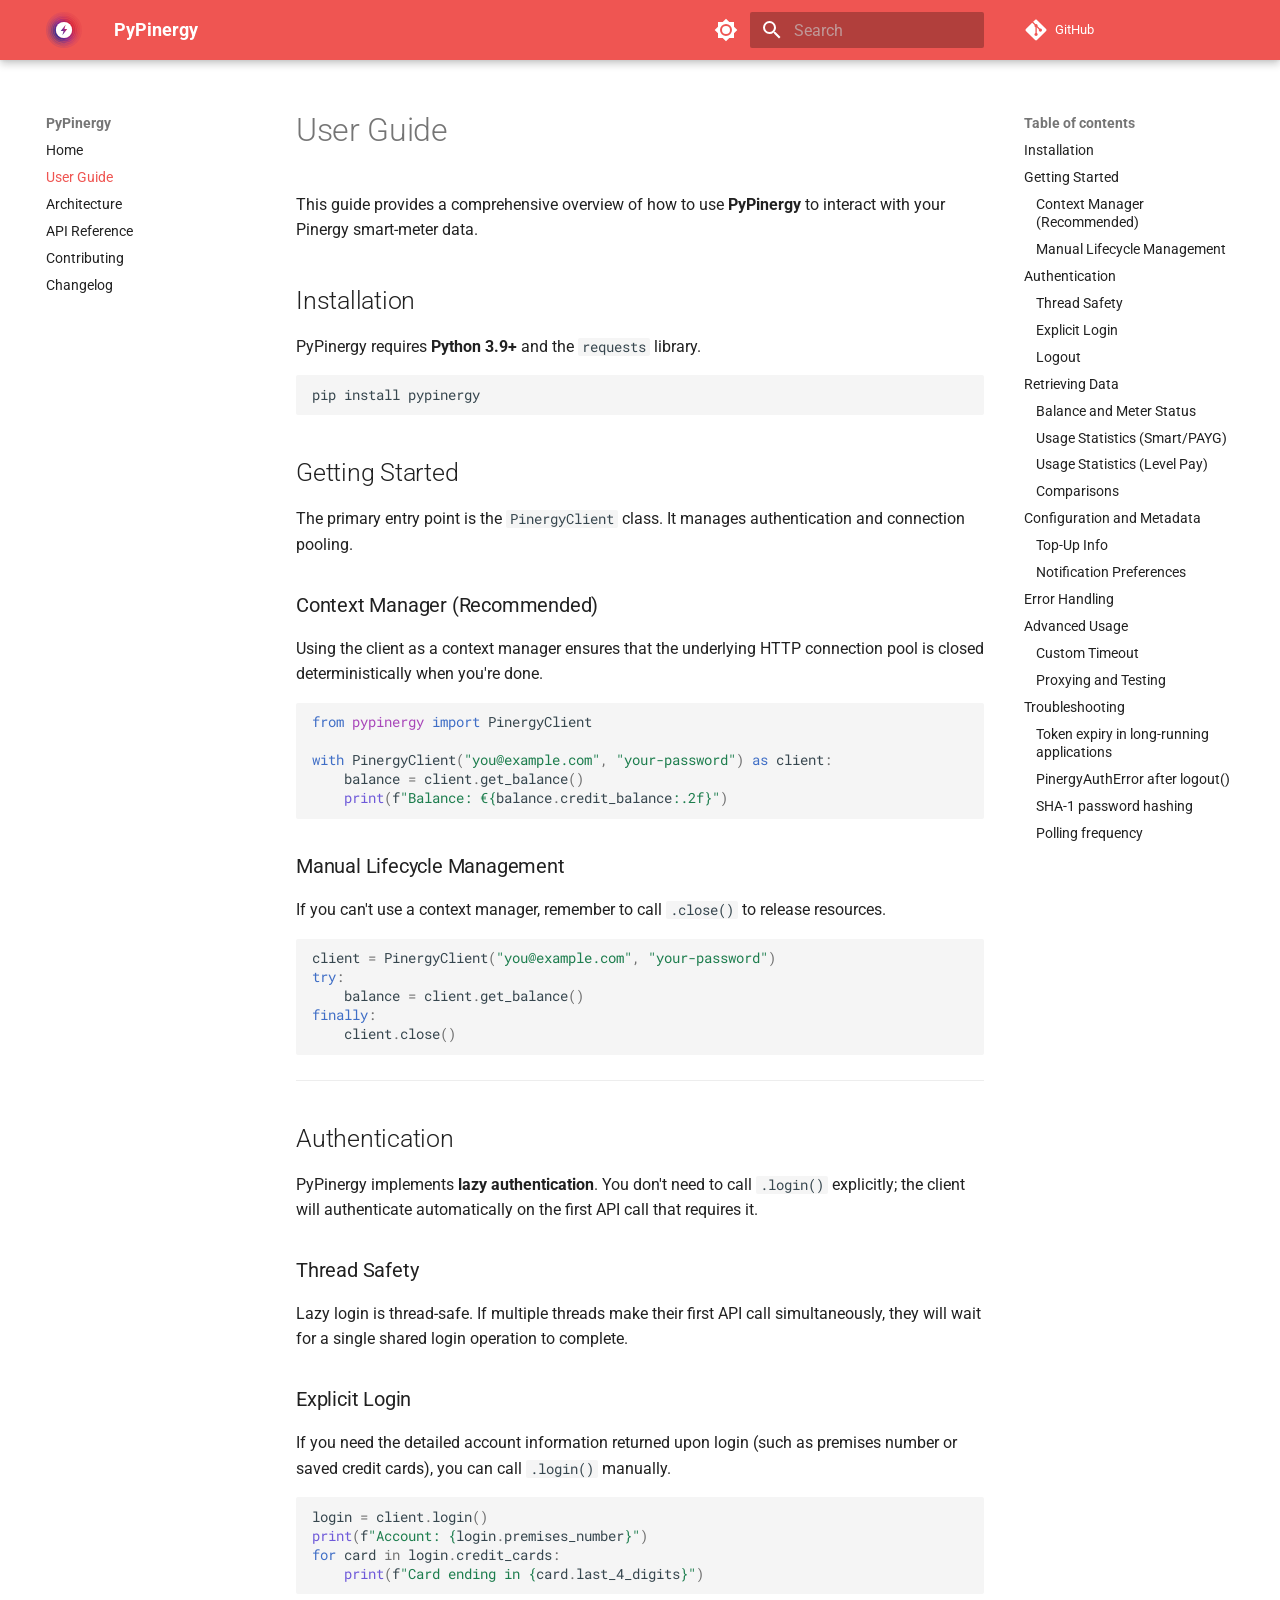
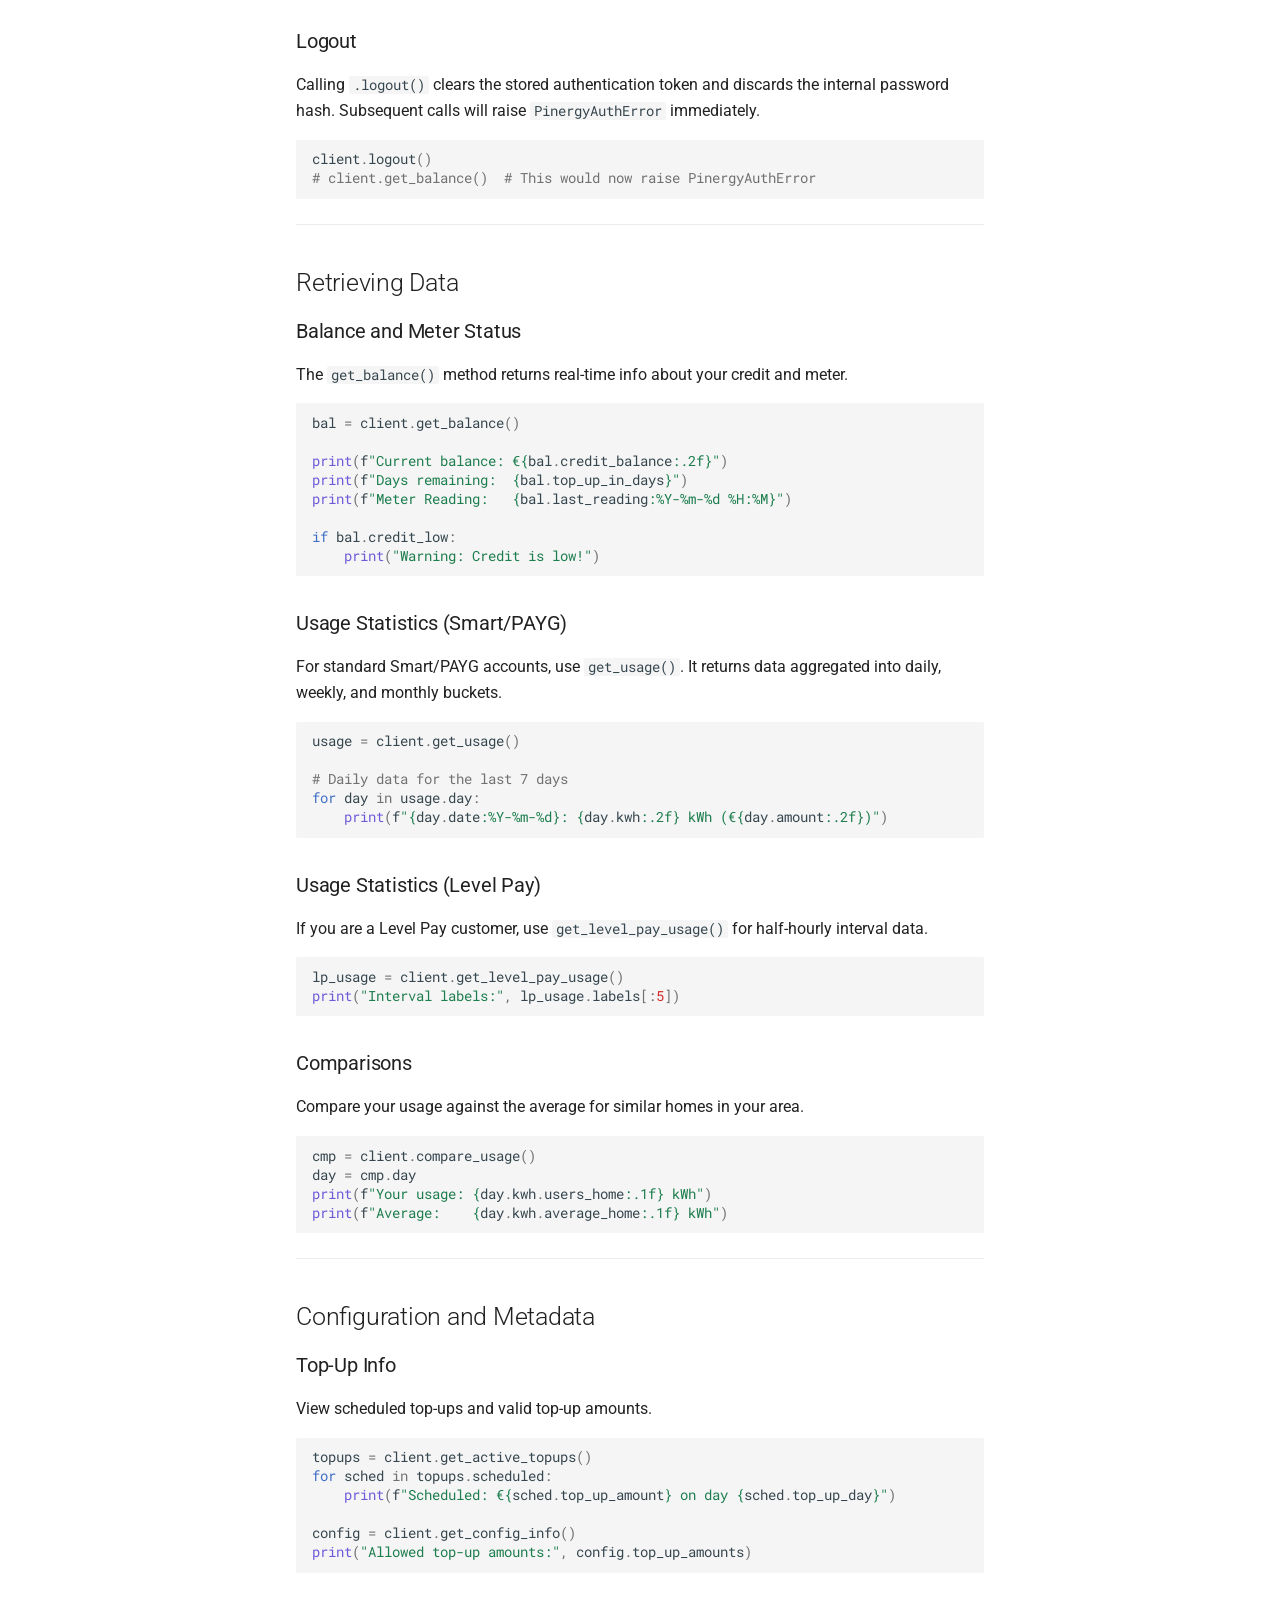
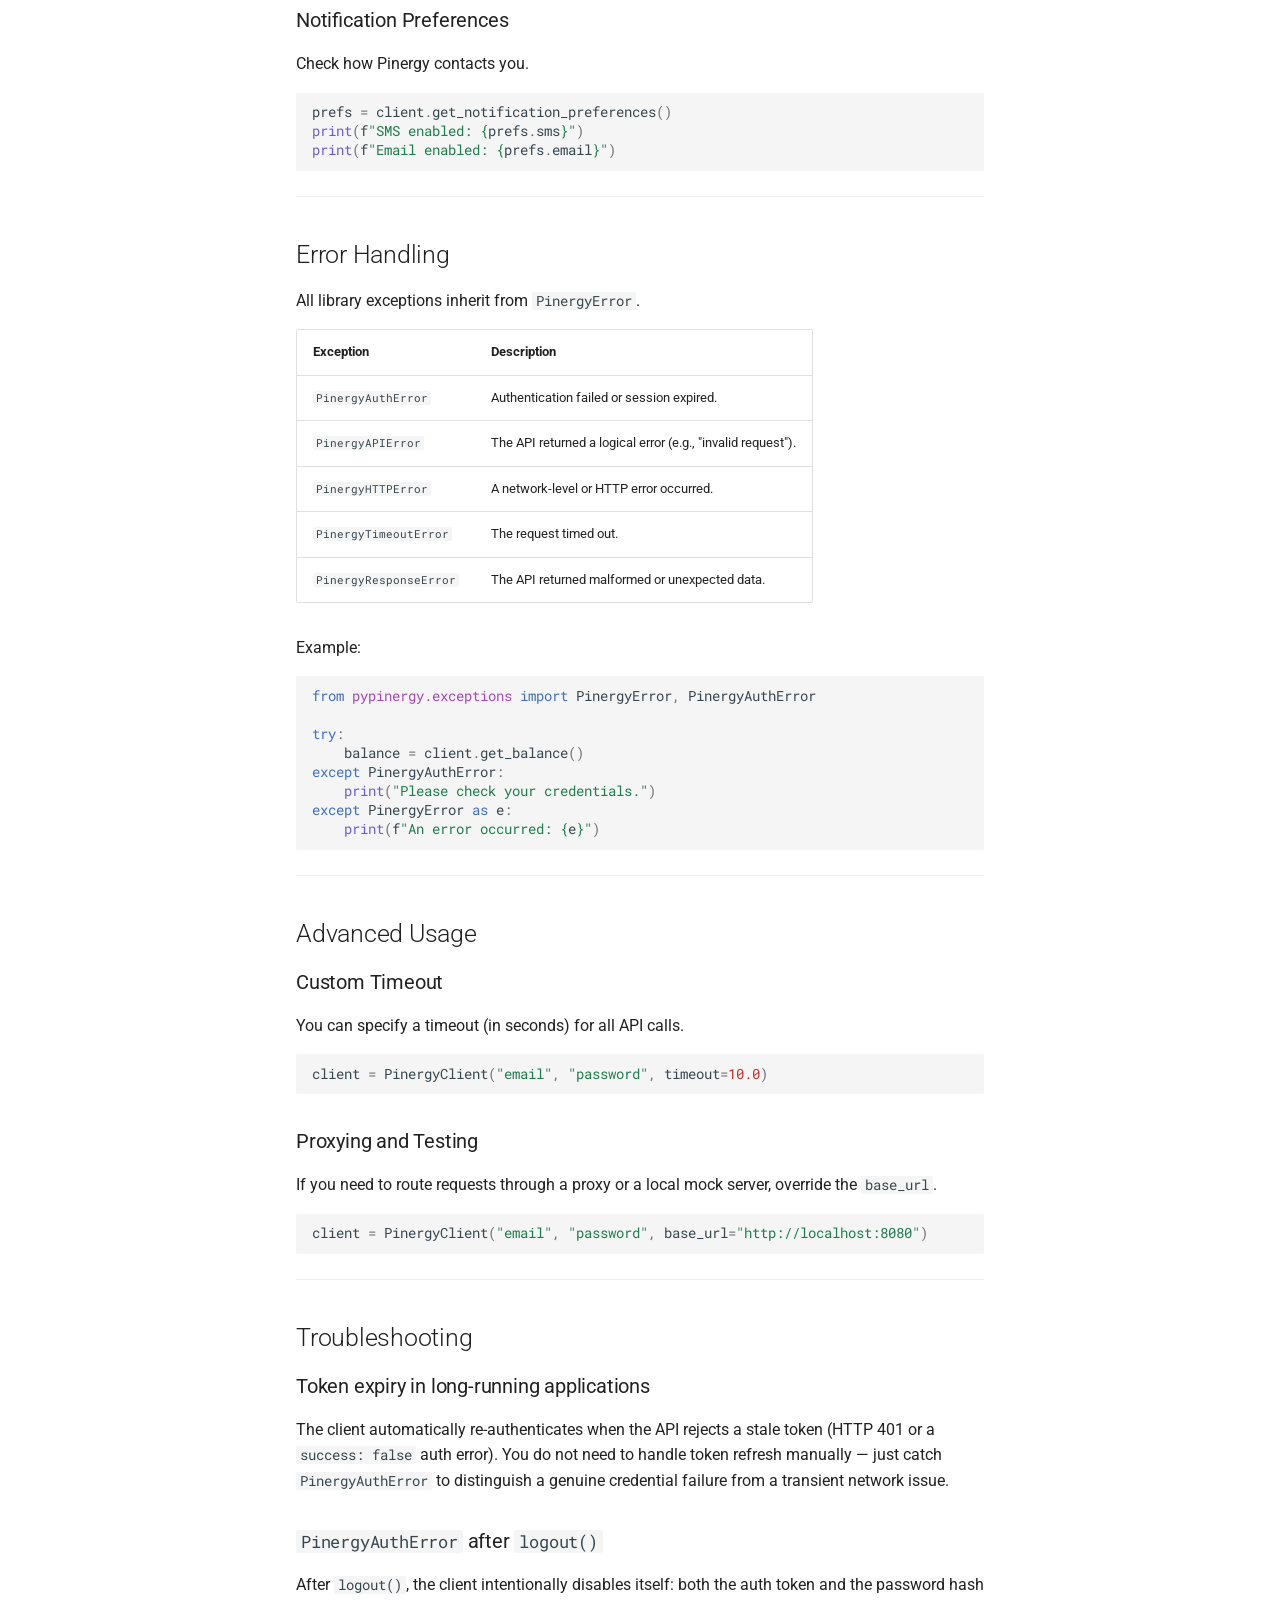
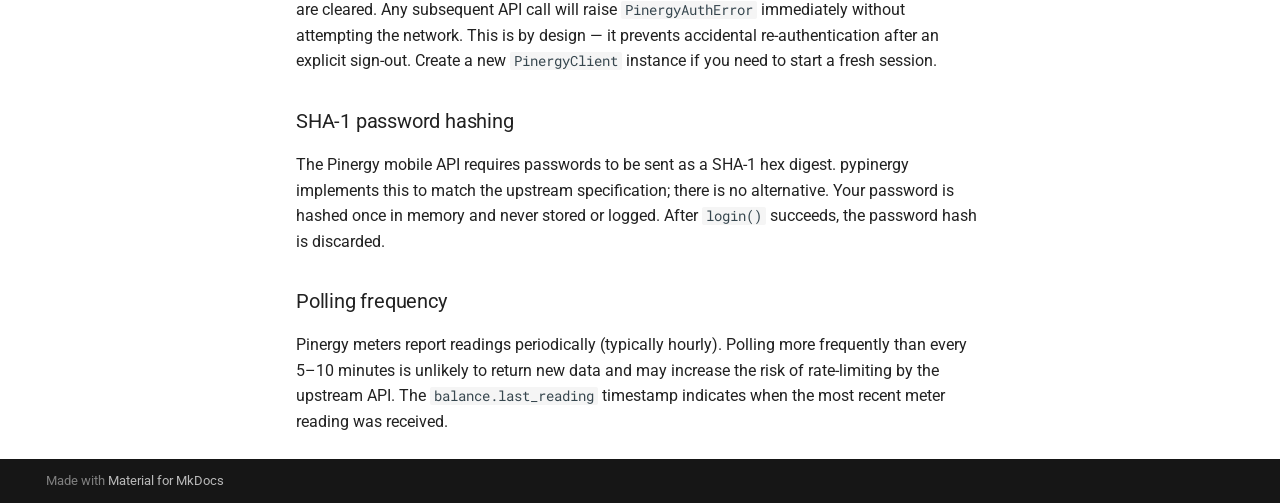
<file: user-guide/index.html>
<!doctype html>
<html lang="en" class="no-js">
  <head>
    
      <meta charset="utf-8">
      <meta name="viewport" content="width=device-width,initial-scale=1">
      
      
      
      
        <link rel="prev" href="..">
      
      
        <link rel="next" href="../architecture/">
      
      
        
      
      
      <link rel="icon" href="../assets/brand/icon.svg">
      <meta name="generator" content="mkdocs-1.6.1, mkdocs-material-9.7.7">
    
    
      
        <title>User Guide - PyPinergy</title>
      
    
    
      <link rel="stylesheet" href="../assets/stylesheets/main.ec1eaa64.min.css">
      
        
        <link rel="stylesheet" href="../assets/stylesheets/palette.ab4e12ef.min.css">
      
      


    
    
      
    
    
      
        
        
        <link rel="preconnect" href="https://fonts.gstatic.com" crossorigin>
        <link rel="stylesheet" href="https://fonts.googleapis.com/css?family=Roboto:300,300i,400,400i,700,700i%7CRoboto+Mono:400,400i,700,700i&display=fallback">
        <style>:root{--md-text-font:"Roboto";--md-code-font:"Roboto Mono"}</style>
      
    
    
      <link rel="stylesheet" href="../assets/_mkdocstrings.css">
    
      <link rel="stylesheet" href="../stylesheets/extra.css">
    
    <script>__md_scope=new URL("..",location),__md_hash=e=>[...e].reduce(((e,_)=>(e<<5)-e+_.charCodeAt(0)),0),__md_get=(e,_=localStorage,t=__md_scope)=>JSON.parse(_.getItem(t.pathname+"."+e)),__md_set=(e,_,t=localStorage,a=__md_scope)=>{try{t.setItem(a.pathname+"."+e,JSON.stringify(_))}catch(e){}}</script>
    
      

    
    
  </head>
  
  
    
    
      
    
    
    
    
    <body dir="ltr" data-md-color-scheme="default" data-md-color-primary="red" data-md-color-accent="indigo">
  
    
    <input class="md-toggle" data-md-toggle="drawer" type="checkbox" id="__drawer" autocomplete="off">
    <input class="md-toggle" data-md-toggle="search" type="checkbox" id="__search" autocomplete="off">
    <label class="md-overlay" for="__drawer"></label>
    <div data-md-component="skip">
      
        
        <a href="#user-guide" class="md-skip">
          Skip to content
        </a>
      
    </div>
    <div data-md-component="announce">
      
    </div>
    
    
      

  

<header class="md-header md-header--shadow" data-md-component="header">
  <nav class="md-header__inner md-grid" aria-label="Header">
    <a href=".." title="PyPinergy" class="md-header__button md-logo" aria-label="PyPinergy" data-md-component="logo">
      
  <img src="../assets/brand/icon.svg" alt="logo">

    </a>
    <label class="md-header__button md-icon" for="__drawer">
      
      <svg xmlns="http://www.w3.org/2000/svg" viewBox="0 0 24 24"><path d="M3 6h18v2H3zm0 5h18v2H3zm0 5h18v2H3z"/></svg>
    </label>
    <div class="md-header__title" data-md-component="header-title">
      <div class="md-header__ellipsis">
        <div class="md-header__topic">
          <span class="md-ellipsis">
            PyPinergy
          </span>
        </div>
        <div class="md-header__topic" data-md-component="header-topic">
          <span class="md-ellipsis">
            
              User Guide
            
          </span>
        </div>
      </div>
    </div>
    
      
        <form class="md-header__option" data-md-component="palette">
  
    
    
    
    <input class="md-option" data-md-color-media="(prefers-color-scheme: light)" data-md-color-scheme="default" data-md-color-primary="red" data-md-color-accent="indigo"  aria-label="Switch to dark mode"  type="radio" name="__palette" id="__palette_0">
    
      <label class="md-header__button md-icon" title="Switch to dark mode" for="__palette_1" hidden>
        <svg xmlns="http://www.w3.org/2000/svg" viewBox="0 0 24 24"><path d="M12 8a4 4 0 0 0-4 4 4 4 0 0 0 4 4 4 4 0 0 0 4-4 4 4 0 0 0-4-4m0 10a6 6 0 0 1-6-6 6 6 0 0 1 6-6 6 6 0 0 1 6 6 6 6 0 0 1-6 6m8-9.31V4h-4.69L12 .69 8.69 4H4v4.69L.69 12 4 15.31V20h4.69L12 23.31 15.31 20H20v-4.69L23.31 12z"/></svg>
      </label>
    
  
    
    
    
    <input class="md-option" data-md-color-media="(prefers-color-scheme: dark)" data-md-color-scheme="slate" data-md-color-primary="red" data-md-color-accent="indigo"  aria-label="Switch to light mode"  type="radio" name="__palette" id="__palette_1">
    
      <label class="md-header__button md-icon" title="Switch to light mode" for="__palette_0" hidden>
        <svg xmlns="http://www.w3.org/2000/svg" viewBox="0 0 24 24"><path d="M12 18c-.89 0-1.74-.2-2.5-.55C11.56 16.5 13 14.42 13 12s-1.44-4.5-3.5-5.45C10.26 6.2 11.11 6 12 6a6 6 0 0 1 6 6 6 6 0 0 1-6 6m8-9.31V4h-4.69L12 .69 8.69 4H4v4.69L.69 12 4 15.31V20h4.69L12 23.31 15.31 20H20v-4.69L23.31 12z"/></svg>
      </label>
    
  
</form>
      
    
    
      <script>var palette=__md_get("__palette");if(palette&&palette.color){if("(prefers-color-scheme)"===palette.color.media){var media=matchMedia("(prefers-color-scheme: light)"),input=document.querySelector(media.matches?"[data-md-color-media='(prefers-color-scheme: light)']":"[data-md-color-media='(prefers-color-scheme: dark)']");palette.color.media=input.getAttribute("data-md-color-media"),palette.color.scheme=input.getAttribute("data-md-color-scheme"),palette.color.primary=input.getAttribute("data-md-color-primary"),palette.color.accent=input.getAttribute("data-md-color-accent")}for(var[key,value]of Object.entries(palette.color))document.body.setAttribute("data-md-color-"+key,value)}</script>
    
    
    
      
      
        <label class="md-header__button md-icon" for="__search">
          
          <svg xmlns="http://www.w3.org/2000/svg" viewBox="0 0 24 24"><path d="M9.5 3A6.5 6.5 0 0 1 16 9.5c0 1.61-.59 3.09-1.56 4.23l.27.27h.79l5 5-1.5 1.5-5-5v-.79l-.27-.27A6.52 6.52 0 0 1 9.5 16 6.5 6.5 0 0 1 3 9.5 6.5 6.5 0 0 1 9.5 3m0 2C7 5 5 7 5 9.5S7 14 9.5 14 14 12 14 9.5 12 5 9.5 5"/></svg>
        </label>
        <div class="md-search" data-md-component="search" role="dialog">
  <label class="md-search__overlay" for="__search"></label>
  <div class="md-search__inner" role="search">
    <form class="md-search__form" name="search">
      <input type="text" class="md-search__input" name="query" aria-label="Search" placeholder="Search" autocapitalize="off" autocorrect="off" autocomplete="off" spellcheck="false" data-md-component="search-query" required>
      <label class="md-search__icon md-icon" for="__search">
        
        <svg xmlns="http://www.w3.org/2000/svg" viewBox="0 0 24 24"><path d="M9.5 3A6.5 6.5 0 0 1 16 9.5c0 1.61-.59 3.09-1.56 4.23l.27.27h.79l5 5-1.5 1.5-5-5v-.79l-.27-.27A6.52 6.52 0 0 1 9.5 16 6.5 6.5 0 0 1 3 9.5 6.5 6.5 0 0 1 9.5 3m0 2C7 5 5 7 5 9.5S7 14 9.5 14 14 12 14 9.5 12 5 9.5 5"/></svg>
        
        <svg xmlns="http://www.w3.org/2000/svg" viewBox="0 0 24 24"><path d="M20 11v2H8l5.5 5.5-1.42 1.42L4.16 12l7.92-7.92L13.5 5.5 8 11z"/></svg>
      </label>
      <nav class="md-search__options" aria-label="Search">
        
        <button type="reset" class="md-search__icon md-icon" title="Clear" aria-label="Clear" tabindex="-1">
          
          <svg xmlns="http://www.w3.org/2000/svg" viewBox="0 0 24 24"><path d="M19 6.41 17.59 5 12 10.59 6.41 5 5 6.41 10.59 12 5 17.59 6.41 19 12 13.41 17.59 19 19 17.59 13.41 12z"/></svg>
        </button>
      </nav>
      
    </form>
    <div class="md-search__output">
      <div class="md-search__scrollwrap" tabindex="0" data-md-scrollfix>
        <div class="md-search-result" data-md-component="search-result">
          <div class="md-search-result__meta">
            Initializing search
          </div>
          <ol class="md-search-result__list" role="presentation"></ol>
        </div>
      </div>
    </div>
  </div>
</div>
      
    
    
      <div class="md-header__source">
        <a href="https://github.com/irishsmurf/pypinergy" title="Go to repository" class="md-source" data-md-component="source">
  <div class="md-source__icon md-icon">
    
    <svg xmlns="http://www.w3.org/2000/svg" viewBox="0 0 448 512"><!--! Font Awesome Free 7.1.0 by @fontawesome - https://fontawesome.com License - https://fontawesome.com/license/free (Icons: CC BY 4.0, Fonts: SIL OFL 1.1, Code: MIT License) Copyright 2025 Fonticons, Inc.--><path d="M439.6 236.1 244 40.5c-5.4-5.5-12.8-8.5-20.4-8.5s-15 3-20.4 8.4L162.5 81l51.5 51.5c27.1-9.1 52.7 16.8 43.4 43.7l49.7 49.7c34.2-11.8 61.2 31 35.5 56.7-26.5 26.5-70.2-2.9-56-37.3L240.3 199v121.9c25.3 12.5 22.3 41.8 9.1 55-6.4 6.4-15.2 10.1-24.3 10.1s-17.8-3.6-24.3-10.1c-17.6-17.6-11.1-46.9 11.2-56v-123c-20.8-8.5-24.6-30.7-18.6-45L142.6 101 8.5 235.1C3 240.6 0 247.9 0 255.5s3 15 8.5 20.4l195.6 195.7c5.4 5.4 12.7 8.4 20.4 8.4s15-3 20.4-8.4l194.7-194.7c5.4-5.4 8.4-12.8 8.4-20.4s-3-15-8.4-20.4"/></svg>
  </div>
  <div class="md-source__repository">
    GitHub
  </div>
</a>
      </div>
    
  </nav>
  
</header>
    
    <div class="md-container" data-md-component="container">
      
      
        
          
        
      
      <main class="md-main" data-md-component="main">
        <div class="md-main__inner md-grid">
          
            
              
              <div class="md-sidebar md-sidebar--primary" data-md-component="sidebar" data-md-type="navigation" >
                <div class="md-sidebar__scrollwrap">
                  <div class="md-sidebar__inner">
                    



<nav class="md-nav md-nav--primary" aria-label="Navigation" data-md-level="0">
  <label class="md-nav__title" for="__drawer">
    <a href=".." title="PyPinergy" class="md-nav__button md-logo" aria-label="PyPinergy" data-md-component="logo">
      
  <img src="../assets/brand/icon.svg" alt="logo">

    </a>
    PyPinergy
  </label>
  
    <div class="md-nav__source">
      <a href="https://github.com/irishsmurf/pypinergy" title="Go to repository" class="md-source" data-md-component="source">
  <div class="md-source__icon md-icon">
    
    <svg xmlns="http://www.w3.org/2000/svg" viewBox="0 0 448 512"><!--! Font Awesome Free 7.1.0 by @fontawesome - https://fontawesome.com License - https://fontawesome.com/license/free (Icons: CC BY 4.0, Fonts: SIL OFL 1.1, Code: MIT License) Copyright 2025 Fonticons, Inc.--><path d="M439.6 236.1 244 40.5c-5.4-5.5-12.8-8.5-20.4-8.5s-15 3-20.4 8.4L162.5 81l51.5 51.5c27.1-9.1 52.7 16.8 43.4 43.7l49.7 49.7c34.2-11.8 61.2 31 35.5 56.7-26.5 26.5-70.2-2.9-56-37.3L240.3 199v121.9c25.3 12.5 22.3 41.8 9.1 55-6.4 6.4-15.2 10.1-24.3 10.1s-17.8-3.6-24.3-10.1c-17.6-17.6-11.1-46.9 11.2-56v-123c-20.8-8.5-24.6-30.7-18.6-45L142.6 101 8.5 235.1C3 240.6 0 247.9 0 255.5s3 15 8.5 20.4l195.6 195.7c5.4 5.4 12.7 8.4 20.4 8.4s15-3 20.4-8.4l194.7-194.7c5.4-5.4 8.4-12.8 8.4-20.4s-3-15-8.4-20.4"/></svg>
  </div>
  <div class="md-source__repository">
    GitHub
  </div>
</a>
    </div>
  
  <ul class="md-nav__list" data-md-scrollfix>
    
      
      
  
  
  
  
    <li class="md-nav__item">
      <a href=".." class="md-nav__link">
        
  
  
  <span class="md-ellipsis">
    
  
    Home
  

    
  </span>
  
  

      </a>
    </li>
  

    
      
      
  
  
    
  
  
  
    <li class="md-nav__item md-nav__item--active">
      
      <input class="md-nav__toggle md-toggle" type="checkbox" id="__toc">
      
      
        
      
      
        <label class="md-nav__link md-nav__link--active" for="__toc">
          
  
  
  <span class="md-ellipsis">
    
  
    User Guide
  

    
  </span>
  
  

          <span class="md-nav__icon md-icon"></span>
        </label>
      
      <a href="./" class="md-nav__link md-nav__link--active">
        
  
  
  <span class="md-ellipsis">
    
  
    User Guide
  

    
  </span>
  
  

      </a>
      
        

<nav class="md-nav md-nav--secondary" aria-label="Table of contents">
  
  
  
    
  
  
    <label class="md-nav__title" for="__toc">
      <span class="md-nav__icon md-icon"></span>
      Table of contents
    </label>
    <ul class="md-nav__list" data-md-component="toc" data-md-scrollfix>
      
        <li class="md-nav__item">
  <a href="#installation" class="md-nav__link">
    <span class="md-ellipsis">
      
        Installation
      
    </span>
  </a>
  
</li>
      
        <li class="md-nav__item">
  <a href="#getting-started" class="md-nav__link">
    <span class="md-ellipsis">
      
        Getting Started
      
    </span>
  </a>
  
    <nav class="md-nav" aria-label="Getting Started">
      <ul class="md-nav__list">
        
          <li class="md-nav__item">
  <a href="#context-manager-recommended" class="md-nav__link">
    <span class="md-ellipsis">
      
        Context Manager (Recommended)
      
    </span>
  </a>
  
</li>
        
          <li class="md-nav__item">
  <a href="#manual-lifecycle-management" class="md-nav__link">
    <span class="md-ellipsis">
      
        Manual Lifecycle Management
      
    </span>
  </a>
  
</li>
        
      </ul>
    </nav>
  
</li>
      
        <li class="md-nav__item">
  <a href="#authentication" class="md-nav__link">
    <span class="md-ellipsis">
      
        Authentication
      
    </span>
  </a>
  
    <nav class="md-nav" aria-label="Authentication">
      <ul class="md-nav__list">
        
          <li class="md-nav__item">
  <a href="#thread-safety" class="md-nav__link">
    <span class="md-ellipsis">
      
        Thread Safety
      
    </span>
  </a>
  
</li>
        
          <li class="md-nav__item">
  <a href="#explicit-login" class="md-nav__link">
    <span class="md-ellipsis">
      
        Explicit Login
      
    </span>
  </a>
  
</li>
        
          <li class="md-nav__item">
  <a href="#logout" class="md-nav__link">
    <span class="md-ellipsis">
      
        Logout
      
    </span>
  </a>
  
</li>
        
      </ul>
    </nav>
  
</li>
      
        <li class="md-nav__item">
  <a href="#retrieving-data" class="md-nav__link">
    <span class="md-ellipsis">
      
        Retrieving Data
      
    </span>
  </a>
  
    <nav class="md-nav" aria-label="Retrieving Data">
      <ul class="md-nav__list">
        
          <li class="md-nav__item">
  <a href="#balance-and-meter-status" class="md-nav__link">
    <span class="md-ellipsis">
      
        Balance and Meter Status
      
    </span>
  </a>
  
</li>
        
          <li class="md-nav__item">
  <a href="#usage-statistics-smartpayg" class="md-nav__link">
    <span class="md-ellipsis">
      
        Usage Statistics (Smart/PAYG)
      
    </span>
  </a>
  
</li>
        
          <li class="md-nav__item">
  <a href="#usage-statistics-level-pay" class="md-nav__link">
    <span class="md-ellipsis">
      
        Usage Statistics (Level Pay)
      
    </span>
  </a>
  
</li>
        
          <li class="md-nav__item">
  <a href="#comparisons" class="md-nav__link">
    <span class="md-ellipsis">
      
        Comparisons
      
    </span>
  </a>
  
</li>
        
      </ul>
    </nav>
  
</li>
      
        <li class="md-nav__item">
  <a href="#configuration-and-metadata" class="md-nav__link">
    <span class="md-ellipsis">
      
        Configuration and Metadata
      
    </span>
  </a>
  
    <nav class="md-nav" aria-label="Configuration and Metadata">
      <ul class="md-nav__list">
        
          <li class="md-nav__item">
  <a href="#top-up-info" class="md-nav__link">
    <span class="md-ellipsis">
      
        Top-Up Info
      
    </span>
  </a>
  
</li>
        
          <li class="md-nav__item">
  <a href="#notification-preferences" class="md-nav__link">
    <span class="md-ellipsis">
      
        Notification Preferences
      
    </span>
  </a>
  
</li>
        
      </ul>
    </nav>
  
</li>
      
        <li class="md-nav__item">
  <a href="#error-handling" class="md-nav__link">
    <span class="md-ellipsis">
      
        Error Handling
      
    </span>
  </a>
  
</li>
      
        <li class="md-nav__item">
  <a href="#advanced-usage" class="md-nav__link">
    <span class="md-ellipsis">
      
        Advanced Usage
      
    </span>
  </a>
  
    <nav class="md-nav" aria-label="Advanced Usage">
      <ul class="md-nav__list">
        
          <li class="md-nav__item">
  <a href="#custom-timeout" class="md-nav__link">
    <span class="md-ellipsis">
      
        Custom Timeout
      
    </span>
  </a>
  
</li>
        
          <li class="md-nav__item">
  <a href="#proxying-and-testing" class="md-nav__link">
    <span class="md-ellipsis">
      
        Proxying and Testing
      
    </span>
  </a>
  
</li>
        
      </ul>
    </nav>
  
</li>
      
        <li class="md-nav__item">
  <a href="#troubleshooting" class="md-nav__link">
    <span class="md-ellipsis">
      
        Troubleshooting
      
    </span>
  </a>
  
    <nav class="md-nav" aria-label="Troubleshooting">
      <ul class="md-nav__list">
        
          <li class="md-nav__item">
  <a href="#token-expiry-in-long-running-applications" class="md-nav__link">
    <span class="md-ellipsis">
      
        Token expiry in long-running applications
      
    </span>
  </a>
  
</li>
        
          <li class="md-nav__item">
  <a href="#pinergyautherror-after-logout" class="md-nav__link">
    <span class="md-ellipsis">
      
        PinergyAuthError after logout()
      
    </span>
  </a>
  
</li>
        
          <li class="md-nav__item">
  <a href="#sha-1-password-hashing" class="md-nav__link">
    <span class="md-ellipsis">
      
        SHA-1 password hashing
      
    </span>
  </a>
  
</li>
        
          <li class="md-nav__item">
  <a href="#polling-frequency" class="md-nav__link">
    <span class="md-ellipsis">
      
        Polling frequency
      
    </span>
  </a>
  
</li>
        
      </ul>
    </nav>
  
</li>
      
    </ul>
  
</nav>
      
    </li>
  

    
      
      
  
  
  
  
    <li class="md-nav__item">
      <a href="../architecture/" class="md-nav__link">
        
  
  
  <span class="md-ellipsis">
    
  
    Architecture
  

    
  </span>
  
  

      </a>
    </li>
  

    
      
      
  
  
  
  
    <li class="md-nav__item">
      <a href="../reference/" class="md-nav__link">
        
  
  
  <span class="md-ellipsis">
    
  
    API Reference
  

    
  </span>
  
  

      </a>
    </li>
  

    
      
      
  
  
  
  
    <li class="md-nav__item">
      <a href="../contributing/" class="md-nav__link">
        
  
  
  <span class="md-ellipsis">
    
  
    Contributing
  

    
  </span>
  
  

      </a>
    </li>
  

    
      
      
  
  
  
  
    <li class="md-nav__item">
      <a href="../changelog/" class="md-nav__link">
        
  
  
  <span class="md-ellipsis">
    
  
    Changelog
  

    
  </span>
  
  

      </a>
    </li>
  

    
  </ul>
</nav>
                  </div>
                </div>
              </div>
            
            
              
              <div class="md-sidebar md-sidebar--secondary" data-md-component="sidebar" data-md-type="toc" >
                <div class="md-sidebar__scrollwrap">
                  <div class="md-sidebar__inner">
                    

<nav class="md-nav md-nav--secondary" aria-label="Table of contents">
  
  
  
    
  
  
    <label class="md-nav__title" for="__toc">
      <span class="md-nav__icon md-icon"></span>
      Table of contents
    </label>
    <ul class="md-nav__list" data-md-component="toc" data-md-scrollfix>
      
        <li class="md-nav__item">
  <a href="#installation" class="md-nav__link">
    <span class="md-ellipsis">
      
        Installation
      
    </span>
  </a>
  
</li>
      
        <li class="md-nav__item">
  <a href="#getting-started" class="md-nav__link">
    <span class="md-ellipsis">
      
        Getting Started
      
    </span>
  </a>
  
    <nav class="md-nav" aria-label="Getting Started">
      <ul class="md-nav__list">
        
          <li class="md-nav__item">
  <a href="#context-manager-recommended" class="md-nav__link">
    <span class="md-ellipsis">
      
        Context Manager (Recommended)
      
    </span>
  </a>
  
</li>
        
          <li class="md-nav__item">
  <a href="#manual-lifecycle-management" class="md-nav__link">
    <span class="md-ellipsis">
      
        Manual Lifecycle Management
      
    </span>
  </a>
  
</li>
        
      </ul>
    </nav>
  
</li>
      
        <li class="md-nav__item">
  <a href="#authentication" class="md-nav__link">
    <span class="md-ellipsis">
      
        Authentication
      
    </span>
  </a>
  
    <nav class="md-nav" aria-label="Authentication">
      <ul class="md-nav__list">
        
          <li class="md-nav__item">
  <a href="#thread-safety" class="md-nav__link">
    <span class="md-ellipsis">
      
        Thread Safety
      
    </span>
  </a>
  
</li>
        
          <li class="md-nav__item">
  <a href="#explicit-login" class="md-nav__link">
    <span class="md-ellipsis">
      
        Explicit Login
      
    </span>
  </a>
  
</li>
        
          <li class="md-nav__item">
  <a href="#logout" class="md-nav__link">
    <span class="md-ellipsis">
      
        Logout
      
    </span>
  </a>
  
</li>
        
      </ul>
    </nav>
  
</li>
      
        <li class="md-nav__item">
  <a href="#retrieving-data" class="md-nav__link">
    <span class="md-ellipsis">
      
        Retrieving Data
      
    </span>
  </a>
  
    <nav class="md-nav" aria-label="Retrieving Data">
      <ul class="md-nav__list">
        
          <li class="md-nav__item">
  <a href="#balance-and-meter-status" class="md-nav__link">
    <span class="md-ellipsis">
      
        Balance and Meter Status
      
    </span>
  </a>
  
</li>
        
          <li class="md-nav__item">
  <a href="#usage-statistics-smartpayg" class="md-nav__link">
    <span class="md-ellipsis">
      
        Usage Statistics (Smart/PAYG)
      
    </span>
  </a>
  
</li>
        
          <li class="md-nav__item">
  <a href="#usage-statistics-level-pay" class="md-nav__link">
    <span class="md-ellipsis">
      
        Usage Statistics (Level Pay)
      
    </span>
  </a>
  
</li>
        
          <li class="md-nav__item">
  <a href="#comparisons" class="md-nav__link">
    <span class="md-ellipsis">
      
        Comparisons
      
    </span>
  </a>
  
</li>
        
      </ul>
    </nav>
  
</li>
      
        <li class="md-nav__item">
  <a href="#configuration-and-metadata" class="md-nav__link">
    <span class="md-ellipsis">
      
        Configuration and Metadata
      
    </span>
  </a>
  
    <nav class="md-nav" aria-label="Configuration and Metadata">
      <ul class="md-nav__list">
        
          <li class="md-nav__item">
  <a href="#top-up-info" class="md-nav__link">
    <span class="md-ellipsis">
      
        Top-Up Info
      
    </span>
  </a>
  
</li>
        
          <li class="md-nav__item">
  <a href="#notification-preferences" class="md-nav__link">
    <span class="md-ellipsis">
      
        Notification Preferences
      
    </span>
  </a>
  
</li>
        
      </ul>
    </nav>
  
</li>
      
        <li class="md-nav__item">
  <a href="#error-handling" class="md-nav__link">
    <span class="md-ellipsis">
      
        Error Handling
      
    </span>
  </a>
  
</li>
      
        <li class="md-nav__item">
  <a href="#advanced-usage" class="md-nav__link">
    <span class="md-ellipsis">
      
        Advanced Usage
      
    </span>
  </a>
  
    <nav class="md-nav" aria-label="Advanced Usage">
      <ul class="md-nav__list">
        
          <li class="md-nav__item">
  <a href="#custom-timeout" class="md-nav__link">
    <span class="md-ellipsis">
      
        Custom Timeout
      
    </span>
  </a>
  
</li>
        
          <li class="md-nav__item">
  <a href="#proxying-and-testing" class="md-nav__link">
    <span class="md-ellipsis">
      
        Proxying and Testing
      
    </span>
  </a>
  
</li>
        
      </ul>
    </nav>
  
</li>
      
        <li class="md-nav__item">
  <a href="#troubleshooting" class="md-nav__link">
    <span class="md-ellipsis">
      
        Troubleshooting
      
    </span>
  </a>
  
    <nav class="md-nav" aria-label="Troubleshooting">
      <ul class="md-nav__list">
        
          <li class="md-nav__item">
  <a href="#token-expiry-in-long-running-applications" class="md-nav__link">
    <span class="md-ellipsis">
      
        Token expiry in long-running applications
      
    </span>
  </a>
  
</li>
        
          <li class="md-nav__item">
  <a href="#pinergyautherror-after-logout" class="md-nav__link">
    <span class="md-ellipsis">
      
        PinergyAuthError after logout()
      
    </span>
  </a>
  
</li>
        
          <li class="md-nav__item">
  <a href="#sha-1-password-hashing" class="md-nav__link">
    <span class="md-ellipsis">
      
        SHA-1 password hashing
      
    </span>
  </a>
  
</li>
        
          <li class="md-nav__item">
  <a href="#polling-frequency" class="md-nav__link">
    <span class="md-ellipsis">
      
        Polling frequency
      
    </span>
  </a>
  
</li>
        
      </ul>
    </nav>
  
</li>
      
    </ul>
  
</nav>
                  </div>
                </div>
              </div>
            
          
          
            <div class="md-content" data-md-component="content">
              
              <article class="md-content__inner md-typeset">
                
                  


  
  


<h1 id="user-guide">User Guide</h1>
<p>This guide provides a comprehensive overview of how to use <strong>PyPinergy</strong> to interact with your Pinergy smart-meter data.</p>
<h2 id="installation">Installation</h2>
<p>PyPinergy requires <strong>Python 3.9+</strong> and the <code>requests</code> library.</p>
<div class="highlight"><pre><span></span><code>pip<span class="w"> </span>install<span class="w"> </span>pypinergy
</code></pre></div>
<h2 id="getting-started">Getting Started</h2>
<p>The primary entry point is the <code>PinergyClient</code> class. It manages authentication and connection pooling.</p>
<h3 id="context-manager-recommended">Context Manager (Recommended)</h3>
<p>Using the client as a context manager ensures that the underlying HTTP connection pool is closed deterministically when you're done.</p>
<div class="highlight"><pre><span></span><code><span class="kn">from</span><span class="w"> </span><span class="nn">pypinergy</span><span class="w"> </span><span class="kn">import</span> <span class="n">PinergyClient</span>

<span class="k">with</span> <span class="n">PinergyClient</span><span class="p">(</span><span class="s2">&quot;you@example.com&quot;</span><span class="p">,</span> <span class="s2">&quot;your-password&quot;</span><span class="p">)</span> <span class="k">as</span> <span class="n">client</span><span class="p">:</span>
    <span class="n">balance</span> <span class="o">=</span> <span class="n">client</span><span class="o">.</span><span class="n">get_balance</span><span class="p">()</span>
    <span class="nb">print</span><span class="p">(</span><span class="sa">f</span><span class="s2">&quot;Balance: €</span><span class="si">{</span><span class="n">balance</span><span class="o">.</span><span class="n">credit_balance</span><span class="si">:</span><span class="s2">.2f</span><span class="si">}</span><span class="s2">&quot;</span><span class="p">)</span>
</code></pre></div>
<h3 id="manual-lifecycle-management">Manual Lifecycle Management</h3>
<p>If you can't use a context manager, remember to call <code>.close()</code> to release resources.</p>
<div class="highlight"><pre><span></span><code><span class="n">client</span> <span class="o">=</span> <span class="n">PinergyClient</span><span class="p">(</span><span class="s2">&quot;you@example.com&quot;</span><span class="p">,</span> <span class="s2">&quot;your-password&quot;</span><span class="p">)</span>
<span class="k">try</span><span class="p">:</span>
    <span class="n">balance</span> <span class="o">=</span> <span class="n">client</span><span class="o">.</span><span class="n">get_balance</span><span class="p">()</span>
<span class="k">finally</span><span class="p">:</span>
    <span class="n">client</span><span class="o">.</span><span class="n">close</span><span class="p">()</span>
</code></pre></div>
<hr />
<h2 id="authentication">Authentication</h2>
<p>PyPinergy implements <strong>lazy authentication</strong>. You don't need to call <code>.login()</code> explicitly; the client will authenticate automatically on the first API call that requires it.</p>
<h3 id="thread-safety">Thread Safety</h3>
<p>Lazy login is thread-safe. If multiple threads make their first API call simultaneously, they will wait for a single shared login operation to complete.</p>
<h3 id="explicit-login">Explicit Login</h3>
<p>If you need the detailed account information returned upon login (such as premises number or saved credit cards), you can call <code>.login()</code> manually.</p>
<div class="highlight"><pre><span></span><code><span class="n">login</span> <span class="o">=</span> <span class="n">client</span><span class="o">.</span><span class="n">login</span><span class="p">()</span>
<span class="nb">print</span><span class="p">(</span><span class="sa">f</span><span class="s2">&quot;Account: </span><span class="si">{</span><span class="n">login</span><span class="o">.</span><span class="n">premises_number</span><span class="si">}</span><span class="s2">&quot;</span><span class="p">)</span>
<span class="k">for</span> <span class="n">card</span> <span class="ow">in</span> <span class="n">login</span><span class="o">.</span><span class="n">credit_cards</span><span class="p">:</span>
    <span class="nb">print</span><span class="p">(</span><span class="sa">f</span><span class="s2">&quot;Card ending in </span><span class="si">{</span><span class="n">card</span><span class="o">.</span><span class="n">last_4_digits</span><span class="si">}</span><span class="s2">&quot;</span><span class="p">)</span>
</code></pre></div>
<h3 id="logout">Logout</h3>
<p>Calling <code>.logout()</code> clears the stored authentication token and discards the internal password hash. Subsequent calls will raise <code>PinergyAuthError</code> immediately.</p>
<div class="highlight"><pre><span></span><code><span class="n">client</span><span class="o">.</span><span class="n">logout</span><span class="p">()</span>
<span class="c1"># client.get_balance()  # This would now raise PinergyAuthError</span>
</code></pre></div>
<hr />
<h2 id="retrieving-data">Retrieving Data</h2>
<h3 id="balance-and-meter-status">Balance and Meter Status</h3>
<p>The <code>get_balance()</code> method returns real-time info about your credit and meter.</p>
<div class="highlight"><pre><span></span><code><span class="n">bal</span> <span class="o">=</span> <span class="n">client</span><span class="o">.</span><span class="n">get_balance</span><span class="p">()</span>

<span class="nb">print</span><span class="p">(</span><span class="sa">f</span><span class="s2">&quot;Current balance: €</span><span class="si">{</span><span class="n">bal</span><span class="o">.</span><span class="n">credit_balance</span><span class="si">:</span><span class="s2">.2f</span><span class="si">}</span><span class="s2">&quot;</span><span class="p">)</span>
<span class="nb">print</span><span class="p">(</span><span class="sa">f</span><span class="s2">&quot;Days remaining:  </span><span class="si">{</span><span class="n">bal</span><span class="o">.</span><span class="n">top_up_in_days</span><span class="si">}</span><span class="s2">&quot;</span><span class="p">)</span>
<span class="nb">print</span><span class="p">(</span><span class="sa">f</span><span class="s2">&quot;Meter Reading:   </span><span class="si">{</span><span class="n">bal</span><span class="o">.</span><span class="n">last_reading</span><span class="si">:</span><span class="s2">%Y-%m-%d %H:%M</span><span class="si">}</span><span class="s2">&quot;</span><span class="p">)</span>

<span class="k">if</span> <span class="n">bal</span><span class="o">.</span><span class="n">credit_low</span><span class="p">:</span>
    <span class="nb">print</span><span class="p">(</span><span class="s2">&quot;Warning: Credit is low!&quot;</span><span class="p">)</span>
</code></pre></div>
<h3 id="usage-statistics-smartpayg">Usage Statistics (Smart/PAYG)</h3>
<p>For standard Smart/PAYG accounts, use <code>get_usage()</code>. It returns data aggregated into daily, weekly, and monthly buckets.</p>
<div class="highlight"><pre><span></span><code><span class="n">usage</span> <span class="o">=</span> <span class="n">client</span><span class="o">.</span><span class="n">get_usage</span><span class="p">()</span>

<span class="c1"># Daily data for the last 7 days</span>
<span class="k">for</span> <span class="n">day</span> <span class="ow">in</span> <span class="n">usage</span><span class="o">.</span><span class="n">day</span><span class="p">:</span>
    <span class="nb">print</span><span class="p">(</span><span class="sa">f</span><span class="s2">&quot;</span><span class="si">{</span><span class="n">day</span><span class="o">.</span><span class="n">date</span><span class="si">:</span><span class="s2">%Y-%m-%d</span><span class="si">}</span><span class="s2">: </span><span class="si">{</span><span class="n">day</span><span class="o">.</span><span class="n">kwh</span><span class="si">:</span><span class="s2">.2f</span><span class="si">}</span><span class="s2"> kWh (€</span><span class="si">{</span><span class="n">day</span><span class="o">.</span><span class="n">amount</span><span class="si">:</span><span class="s2">.2f</span><span class="si">}</span><span class="s2">)&quot;</span><span class="p">)</span>
</code></pre></div>
<h3 id="usage-statistics-level-pay">Usage Statistics (Level Pay)</h3>
<p>If you are a Level Pay customer, use <code>get_level_pay_usage()</code> for half-hourly interval data.</p>
<div class="highlight"><pre><span></span><code><span class="n">lp_usage</span> <span class="o">=</span> <span class="n">client</span><span class="o">.</span><span class="n">get_level_pay_usage</span><span class="p">()</span>
<span class="nb">print</span><span class="p">(</span><span class="s2">&quot;Interval labels:&quot;</span><span class="p">,</span> <span class="n">lp_usage</span><span class="o">.</span><span class="n">labels</span><span class="p">[:</span><span class="mi">5</span><span class="p">])</span>
</code></pre></div>
<h3 id="comparisons">Comparisons</h3>
<p>Compare your usage against the average for similar homes in your area.</p>
<div class="highlight"><pre><span></span><code><span class="n">cmp</span> <span class="o">=</span> <span class="n">client</span><span class="o">.</span><span class="n">compare_usage</span><span class="p">()</span>
<span class="n">day</span> <span class="o">=</span> <span class="n">cmp</span><span class="o">.</span><span class="n">day</span>
<span class="nb">print</span><span class="p">(</span><span class="sa">f</span><span class="s2">&quot;Your usage: </span><span class="si">{</span><span class="n">day</span><span class="o">.</span><span class="n">kwh</span><span class="o">.</span><span class="n">users_home</span><span class="si">:</span><span class="s2">.1f</span><span class="si">}</span><span class="s2"> kWh&quot;</span><span class="p">)</span>
<span class="nb">print</span><span class="p">(</span><span class="sa">f</span><span class="s2">&quot;Average:    </span><span class="si">{</span><span class="n">day</span><span class="o">.</span><span class="n">kwh</span><span class="o">.</span><span class="n">average_home</span><span class="si">:</span><span class="s2">.1f</span><span class="si">}</span><span class="s2"> kWh&quot;</span><span class="p">)</span>
</code></pre></div>
<hr />
<h2 id="configuration-and-metadata">Configuration and Metadata</h2>
<h3 id="top-up-info">Top-Up Info</h3>
<p>View scheduled top-ups and valid top-up amounts.</p>
<div class="highlight"><pre><span></span><code><span class="n">topups</span> <span class="o">=</span> <span class="n">client</span><span class="o">.</span><span class="n">get_active_topups</span><span class="p">()</span>
<span class="k">for</span> <span class="n">sched</span> <span class="ow">in</span> <span class="n">topups</span><span class="o">.</span><span class="n">scheduled</span><span class="p">:</span>
    <span class="nb">print</span><span class="p">(</span><span class="sa">f</span><span class="s2">&quot;Scheduled: €</span><span class="si">{</span><span class="n">sched</span><span class="o">.</span><span class="n">top_up_amount</span><span class="si">}</span><span class="s2"> on day </span><span class="si">{</span><span class="n">sched</span><span class="o">.</span><span class="n">top_up_day</span><span class="si">}</span><span class="s2">&quot;</span><span class="p">)</span>

<span class="n">config</span> <span class="o">=</span> <span class="n">client</span><span class="o">.</span><span class="n">get_config_info</span><span class="p">()</span>
<span class="nb">print</span><span class="p">(</span><span class="s2">&quot;Allowed top-up amounts:&quot;</span><span class="p">,</span> <span class="n">config</span><span class="o">.</span><span class="n">top_up_amounts</span><span class="p">)</span>
</code></pre></div>
<h3 id="notification-preferences">Notification Preferences</h3>
<p>Check how Pinergy contacts you.</p>
<div class="highlight"><pre><span></span><code><span class="n">prefs</span> <span class="o">=</span> <span class="n">client</span><span class="o">.</span><span class="n">get_notification_preferences</span><span class="p">()</span>
<span class="nb">print</span><span class="p">(</span><span class="sa">f</span><span class="s2">&quot;SMS enabled: </span><span class="si">{</span><span class="n">prefs</span><span class="o">.</span><span class="n">sms</span><span class="si">}</span><span class="s2">&quot;</span><span class="p">)</span>
<span class="nb">print</span><span class="p">(</span><span class="sa">f</span><span class="s2">&quot;Email enabled: </span><span class="si">{</span><span class="n">prefs</span><span class="o">.</span><span class="n">email</span><span class="si">}</span><span class="s2">&quot;</span><span class="p">)</span>
</code></pre></div>
<hr />
<h2 id="error-handling">Error Handling</h2>
<p>All library exceptions inherit from <code>PinergyError</code>.</p>
<table>
<thead>
<tr>
<th>Exception</th>
<th>Description</th>
</tr>
</thead>
<tbody>
<tr>
<td><code>PinergyAuthError</code></td>
<td>Authentication failed or session expired.</td>
</tr>
<tr>
<td><code>PinergyAPIError</code></td>
<td>The API returned a logical error (e.g., "invalid request").</td>
</tr>
<tr>
<td><code>PinergyHTTPError</code></td>
<td>A network-level or HTTP error occurred.</td>
</tr>
<tr>
<td><code>PinergyTimeoutError</code></td>
<td>The request timed out.</td>
</tr>
<tr>
<td><code>PinergyResponseError</code></td>
<td>The API returned malformed or unexpected data.</td>
</tr>
</tbody>
</table>
<p>Example:</p>
<div class="highlight"><pre><span></span><code><span class="kn">from</span><span class="w"> </span><span class="nn">pypinergy.exceptions</span><span class="w"> </span><span class="kn">import</span> <span class="n">PinergyError</span><span class="p">,</span> <span class="n">PinergyAuthError</span>

<span class="k">try</span><span class="p">:</span>
    <span class="n">balance</span> <span class="o">=</span> <span class="n">client</span><span class="o">.</span><span class="n">get_balance</span><span class="p">()</span>
<span class="k">except</span> <span class="n">PinergyAuthError</span><span class="p">:</span>
    <span class="nb">print</span><span class="p">(</span><span class="s2">&quot;Please check your credentials.&quot;</span><span class="p">)</span>
<span class="k">except</span> <span class="n">PinergyError</span> <span class="k">as</span> <span class="n">e</span><span class="p">:</span>
    <span class="nb">print</span><span class="p">(</span><span class="sa">f</span><span class="s2">&quot;An error occurred: </span><span class="si">{</span><span class="n">e</span><span class="si">}</span><span class="s2">&quot;</span><span class="p">)</span>
</code></pre></div>
<hr />
<h2 id="advanced-usage">Advanced Usage</h2>
<h3 id="custom-timeout">Custom Timeout</h3>
<p>You can specify a timeout (in seconds) for all API calls.</p>
<div class="highlight"><pre><span></span><code><span class="n">client</span> <span class="o">=</span> <span class="n">PinergyClient</span><span class="p">(</span><span class="s2">&quot;email&quot;</span><span class="p">,</span> <span class="s2">&quot;password&quot;</span><span class="p">,</span> <span class="n">timeout</span><span class="o">=</span><span class="mf">10.0</span><span class="p">)</span>
</code></pre></div>
<h3 id="proxying-and-testing">Proxying and Testing</h3>
<p>If you need to route requests through a proxy or a local mock server, override the <code>base_url</code>.</p>
<div class="highlight"><pre><span></span><code><span class="n">client</span> <span class="o">=</span> <span class="n">PinergyClient</span><span class="p">(</span><span class="s2">&quot;email&quot;</span><span class="p">,</span> <span class="s2">&quot;password&quot;</span><span class="p">,</span> <span class="n">base_url</span><span class="o">=</span><span class="s2">&quot;http://localhost:8080&quot;</span><span class="p">)</span>
</code></pre></div>
<hr />
<h2 id="troubleshooting">Troubleshooting</h2>
<h3 id="token-expiry-in-long-running-applications">Token expiry in long-running applications</h3>
<p>The client automatically re-authenticates when the API rejects a stale token (HTTP 401 or
a <code>success: false</code> auth error). You do not need to handle token refresh manually — just
catch <code>PinergyAuthError</code> to distinguish a genuine credential failure from a transient
network issue.</p>
<h3 id="pinergyautherror-after-logout"><code>PinergyAuthError</code> after <code>logout()</code></h3>
<p>After <code>logout()</code>, the client intentionally disables itself: both the auth token and the
password hash are cleared. Any subsequent API call will raise <code>PinergyAuthError</code>
immediately without attempting the network. This is by design — it prevents accidental
re-authentication after an explicit sign-out. Create a new <code>PinergyClient</code> instance if
you need to start a fresh session.</p>
<h3 id="sha-1-password-hashing">SHA-1 password hashing</h3>
<p>The Pinergy mobile API requires passwords to be sent as a SHA-1 hex digest. pypinergy
implements this to match the upstream specification; there is no alternative. Your
password is hashed once in memory and never stored or logged. After <code>login()</code> succeeds,
the password hash is discarded.</p>
<h3 id="polling-frequency">Polling frequency</h3>
<p>Pinergy meters report readings periodically (typically hourly). Polling more frequently
than every 5–10 minutes is unlikely to return new data and may increase the risk of
rate-limiting by the upstream API. The <code>balance.last_reading</code> timestamp indicates when
the most recent meter reading was received.</p>












                
              </article>
            </div>
          
          
<script>var target=document.getElementById(location.hash.slice(1));target&&target.name&&(target.checked=target.name.startsWith("__tabbed_"))</script>
        </div>
        
      </main>
      
        <footer class="md-footer">
  
  <div class="md-footer-meta md-typeset">
    <div class="md-footer-meta__inner md-grid">
      <div class="md-copyright">
  
  
    Made with
    <a href="https://squidfunk.github.io/mkdocs-material/" target="_blank" rel="noopener">
      Material for MkDocs
    </a>
  
</div>
      
    </div>
  </div>
</footer>
      
    </div>
    <div class="md-dialog" data-md-component="dialog">
      <div class="md-dialog__inner md-typeset"></div>
    </div>
    
    
    
      
      
      <script id="__config" type="application/json">{"annotate": null, "base": "..", "features": [], "search": "../assets/javascripts/workers/search.2c215733.min.js", "tags": null, "translations": {"clipboard.copied": "Copied to clipboard", "clipboard.copy": "Copy to clipboard", "search.result.more.one": "1 more on this page", "search.result.more.other": "# more on this page", "search.result.none": "No matching documents", "search.result.one": "1 matching document", "search.result.other": "# matching documents", "search.result.placeholder": "Type to start searching", "search.result.term.missing": "Missing", "select.version": "Select version"}, "version": null}</script>
    
    
      <script src="../assets/javascripts/bundle.d7400e89.min.js"></script>
      
    
  </body>
</html>
</file>
<file: assets/_mkdocstrings.css>
/* Avoid breaking parameter names, etc. in table cells. */
.doc-contents td code {
  word-break: normal !important;
}

/* No line break before first paragraph of descriptions. */
.doc-md-description,
.doc-md-description>p:first-child {
  display: inline;
}

/* No text transformation from Material for MkDocs for H5 headings. */
.md-typeset h5 .doc-object-name {
  text-transform: none;
}

/* Max width for docstring sections tables. */
.doc .md-typeset__table,
.doc .md-typeset__table table {
  display: table !important;
  width: 100%;
}

.doc .md-typeset__table tr {
  display: table-row;
}

/* Defaults in Spacy table style. */
.doc-param-default,
.doc-type_param-default {
  float: right;
}

/* Parameter headings must be inline, not blocks. */
.doc-heading-parameter,
.doc-heading-type_parameter {
  display: inline;
}

/* Default font size for parameter headings. */
.md-typeset .doc-heading-parameter {
  font-size: inherit;
}

/* Prefer space on the right, not the left of parameter permalinks. */
.doc-heading-parameter .headerlink,
.doc-heading-type_parameter .headerlink {
  margin-left: 0 !important;
  margin-right: 0.2rem;
}

/* Backward-compatibility: docstring section titles in bold. */
.doc-section-title {
  font-weight: bold;
}

/* Backlinks crumb separator. */
.doc-backlink-crumb {
  display: inline-flex;
  gap: .2rem;
  white-space: nowrap;
  align-items: center;
  vertical-align: middle;
}
.doc-backlink-crumb:not(:first-child)::before {
  background-color: var(--md-default-fg-color--lighter);
  content: "";
  display: inline;
  height: 1rem;
  --md-path-icon: url('data:image/svg+xml;charset=utf-8,<svg xmlns="http://www.w3.org/2000/svg" viewBox="0 0 24 24"><path d="M8.59 16.58 13.17 12 8.59 7.41 10 6l6 6-6 6z"/></svg>');
  -webkit-mask-image: var(--md-path-icon);
  mask-image: var(--md-path-icon);
  width: 1rem;
}
.doc-backlink-crumb.last {
  font-weight: bold;
}

/* Symbols in Navigation and ToC. */
:root, :host,
[data-md-color-scheme="default"] {
  --doc-symbol-parameter-fg-color: #df50af;
  --doc-symbol-type_parameter-fg-color: #df50af;
  --doc-symbol-attribute-fg-color: #953800;
  --doc-symbol-function-fg-color: #8250df;
  --doc-symbol-method-fg-color: #8250df;
  --doc-symbol-class-fg-color: #0550ae;
  --doc-symbol-type_alias-fg-color: #0550ae;
  --doc-symbol-module-fg-color: #5cad0f;

  --doc-symbol-parameter-bg-color: #df50af1a;
  --doc-symbol-type_parameter-bg-color: #df50af1a;
  --doc-symbol-attribute-bg-color: #9538001a;
  --doc-symbol-function-bg-color: #8250df1a;
  --doc-symbol-method-bg-color: #8250df1a;
  --doc-symbol-class-bg-color: #0550ae1a;
  --doc-symbol-type_alias-bg-color: #0550ae1a;
  --doc-symbol-module-bg-color: #5cad0f1a;
}

[data-md-color-scheme="slate"] {
  --doc-symbol-parameter-fg-color: #ffa8cc;
  --doc-symbol-type_parameter-fg-color: #ffa8cc;
  --doc-symbol-attribute-fg-color: #ffa657;
  --doc-symbol-function-fg-color: #d2a8ff;
  --doc-symbol-method-fg-color: #d2a8ff;
  --doc-symbol-class-fg-color: #79c0ff;
  --doc-symbol-type_alias-fg-color: #79c0ff;
  --doc-symbol-module-fg-color: #baff79;

  --doc-symbol-parameter-bg-color: #ffa8cc1a;
  --doc-symbol-type_parameter-bg-color: #ffa8cc1a;
  --doc-symbol-attribute-bg-color: #ffa6571a;
  --doc-symbol-function-bg-color: #d2a8ff1a;
  --doc-symbol-method-bg-color: #d2a8ff1a;
  --doc-symbol-class-bg-color: #79c0ff1a;
  --doc-symbol-type_alias-bg-color: #79c0ff1a;
  --doc-symbol-module-bg-color: #baff791a;
}

code.doc-symbol {
  border-radius: .1rem;
  font-size: .85em;
  padding: 0 .3em;
  font-weight: bold;
}

code.doc-symbol-parameter,
a code.doc-symbol-parameter {
  color: var(--doc-symbol-parameter-fg-color);
  background-color: var(--doc-symbol-parameter-bg-color);
}

code.doc-symbol-parameter::after {
  content: "param";
}

code.doc-symbol-type_parameter,
a code.doc-symbol-type_parameter {
  color: var(--doc-symbol-type_parameter-fg-color);
  background-color: var(--doc-symbol-type_parameter-bg-color);
}

code.doc-symbol-type_parameter::after {
  content: "type-param";
}

code.doc-symbol-attribute,
a code.doc-symbol-attribute {
  color: var(--doc-symbol-attribute-fg-color);
  background-color: var(--doc-symbol-attribute-bg-color);
}

code.doc-symbol-attribute::after {
  content: "attr";
}

code.doc-symbol-function,
a code.doc-symbol-function {
  color: var(--doc-symbol-function-fg-color);
  background-color: var(--doc-symbol-function-bg-color);
}

code.doc-symbol-function::after {
  content: "func";
}

code.doc-symbol-method,
a code.doc-symbol-method {
  color: var(--doc-symbol-method-fg-color);
  background-color: var(--doc-symbol-method-bg-color);
}

code.doc-symbol-method::after {
  content: "meth";
}

code.doc-symbol-class,
a code.doc-symbol-class {
  color: var(--doc-symbol-class-fg-color);
  background-color: var(--doc-symbol-class-bg-color);
}

code.doc-symbol-class::after {
  content: "class";
}


code.doc-symbol-type_alias,
a code.doc-symbol-type_alias {
  color: var(--doc-symbol-type_alias-fg-color);
  background-color: var(--doc-symbol-type_alias-bg-color);
}

code.doc-symbol-type_alias::after {
  content: "type";
}

code.doc-symbol-module,
a code.doc-symbol-module {
  color: var(--doc-symbol-module-fg-color);
  background-color: var(--doc-symbol-module-bg-color);
}

code.doc-symbol-module::after {
  content: "mod";
}

.doc-signature .autorefs {
  color: inherit;
  border-bottom: 1px dotted currentcolor;
}

/* Source code blocks (admonitions). */
:root {
  --md-admonition-icon--mkdocstrings-source: url('data:image/svg+xml;charset=utf-8,<svg xmlns="http://www.w3.org/2000/svg" viewBox="0 0 24 24"><path d="M15.22 4.97a.75.75 0 0 1 1.06 0l6.5 6.5a.75.75 0 0 1 0 1.06l-6.5 6.5a.749.749 0 0 1-1.275-.326.75.75 0 0 1 .215-.734L21.19 12l-5.97-5.97a.75.75 0 0 1 0-1.06m-6.44 0a.75.75 0 0 1 0 1.06L2.81 12l5.97 5.97a.749.749 0 0 1-.326 1.275.75.75 0 0 1-.734-.215l-6.5-6.5a.75.75 0 0 1 0-1.06l6.5-6.5a.75.75 0 0 1 1.06 0"/></svg>')
}
.md-typeset .admonition.mkdocstrings-source,
.md-typeset details.mkdocstrings-source {
  border: none;
  padding: 0;
}
.md-typeset .admonition.mkdocstrings-source:focus-within,
.md-typeset details.mkdocstrings-source:focus-within {
  box-shadow: none;
}
.md-typeset .mkdocstrings-source > .admonition-title,
.md-typeset .mkdocstrings-source > summary {
  background-color: inherit;
}
.md-typeset .mkdocstrings-source > .admonition-title::before,
.md-typeset .mkdocstrings-source > summary::before {
  background-color: var(--md-default-fg-color);
  -webkit-mask-image: var(--md-admonition-icon--mkdocstrings-source);
          mask-image: var(--md-admonition-icon--mkdocstrings-source);
}
</file>
<file: stylesheets/extra.css>
/* Custom branding colors for PyPinergy MkDocs documentation */

:root {
  /* Primary color: Brand Red (Light Mode) */
  --md-primary-fg-color:                  #A4161D;
  --md-primary-fg-color--light:           #E1242D;
  --md-primary-fg-color--dark:            #761015;

  /* Accent color: Python Blue / Brand Blue-Purple */
  --md-accent-fg-color:                   #2E3192;
  --md-accent-fg-color--transparent:       rgba(46, 49, 146, 0.1);
}

[data-md-color-scheme="slate"] {
  /* Primary color: Brand Red (Dark Mode) */
  --md-primary-fg-color:                  #FF5A5F;
  --md-primary-fg-color--light:           #FF8A90;
  --md-primary-fg-color--dark:            #C83C40;

  /* Accent color: Python Blue (Dark Mode Contrast) */
  --md-accent-fg-color:                   #4B8BBE;
  --md-accent-fg-color--transparent:       rgba(75, 139, 190, 0.15);
}

/* Custom logo styling in header for smoother rendering */
.md-header__button.md-logo img {
  height: 1.8rem;
  width: auto;
}
</file>
<file: assets/stylesheets/main.ec1eaa64.min.css>
@charset "UTF-8";html{-webkit-text-size-adjust:none;-moz-text-size-adjust:none;text-size-adjust:none;box-sizing:border-box}*,:after,:before{box-sizing:inherit}@media (prefers-reduced-motion){*,:after,:before{transition:none!important}}body{margin:0}a,button,input,label{-webkit-tap-highlight-color:transparent}a{color:inherit;text-decoration:none}hr{border:0;box-sizing:initial;display:block;height:.05rem;overflow:visible;padding:0}small{font-size:80%}sub,sup{line-height:1em}img{border-style:none}table{border-collapse:initial;border-spacing:0}td,th{font-weight:400;vertical-align:top}button{background:#0000;border:0;font-family:inherit;font-size:inherit;margin:0;padding:0}input{border:0;outline:none}:root{--md-primary-fg-color:#4051b5;--md-primary-fg-color--light:#5d6cc0;--md-primary-fg-color--dark:#303fa1;--md-primary-bg-color:#fff;--md-primary-bg-color--light:#ffffffb3;--md-accent-fg-color:#526cfe;--md-accent-fg-color--transparent:#526cfe1a;--md-accent-bg-color:#fff;--md-accent-bg-color--light:#ffffffb3}[data-md-color-scheme=default]{color-scheme:light}[data-md-color-scheme=default] img[src$="#gh-dark-mode-only"],[data-md-color-scheme=default] img[src$="#only-dark"]{display:none}:root,[data-md-color-scheme=default]{--md-hue:225deg;--md-default-fg-color:#000000de;--md-default-fg-color--light:#0000008a;--md-default-fg-color--lighter:#00000052;--md-default-fg-color--lightest:#00000012;--md-default-bg-color:#fff;--md-default-bg-color--light:#ffffffb3;--md-default-bg-color--lighter:#ffffff4d;--md-default-bg-color--lightest:#ffffff1f;--md-code-fg-color:#36464e;--md-code-bg-color:#f5f5f5;--md-code-bg-color--light:#f5f5f5b3;--md-code-bg-color--lighter:#f5f5f54d;--md-code-hl-color:#4287ff;--md-code-hl-color--light:#4287ff1a;--md-code-hl-number-color:#d52a2a;--md-code-hl-special-color:#db1457;--md-code-hl-function-color:#a846b9;--md-code-hl-constant-color:#6e59d9;--md-code-hl-keyword-color:#3f6ec6;--md-code-hl-string-color:#1c7d4d;--md-code-hl-name-color:var(--md-code-fg-color);--md-code-hl-operator-color:var(--md-default-fg-color--light);--md-code-hl-punctuation-color:var(--md-default-fg-color--light);--md-code-hl-comment-color:var(--md-default-fg-color--light);--md-code-hl-generic-color:var(--md-default-fg-color--light);--md-code-hl-variable-color:var(--md-default-fg-color--light);--md-typeset-color:var(--md-default-fg-color);--md-typeset-a-color:var(--md-primary-fg-color);--md-typeset-del-color:#f5503d26;--md-typeset-ins-color:#0bd57026;--md-typeset-kbd-color:#fafafa;--md-typeset-kbd-accent-color:#fff;--md-typeset-kbd-border-color:#b8b8b8;--md-typeset-mark-color:#ffff0080;--md-typeset-table-color:#0000001f;--md-typeset-table-color--light:rgba(0,0,0,.035);--md-admonition-fg-color:var(--md-default-fg-color);--md-admonition-bg-color:var(--md-default-bg-color);--md-warning-fg-color:#000000de;--md-warning-bg-color:#ff9;--md-footer-fg-color:#fff;--md-footer-fg-color--light:#ffffffb3;--md-footer-fg-color--lighter:#ffffff73;--md-footer-bg-color:#000000de;--md-footer-bg-color--dark:#00000052;--md-shadow-z1:0 0.2rem 0.5rem #0000000d,0 0 0.05rem #0000001a;--md-shadow-z2:0 0.2rem 0.5rem #0000001a,0 0 0.05rem #00000040;--md-shadow-z3:0 0.2rem 0.5rem #0003,0 0 0.05rem #00000059}.md-icon svg{fill:currentcolor;display:block;height:1.2rem;width:1.2rem}body{-webkit-font-smoothing:antialiased;-moz-osx-font-smoothing:grayscale;--md-text-font-family:var(--md-text-font,_),-apple-system,BlinkMacSystemFont,Helvetica,Arial,sans-serif;--md-code-font-family:var(--md-code-font,_),SFMono-Regular,Consolas,Menlo,monospace}aside,body,input{font-feature-settings:"kern","liga";color:var(--md-typeset-color);font-family:var(--md-text-font-family)}code,kbd,pre{font-feature-settings:"kern";font-family:var(--md-code-font-family)}:root{--md-typeset-table-sort-icon:url('data:image/svg+xml;charset=utf-8,<svg xmlns="http://www.w3.org/2000/svg" viewBox="0 0 24 24"><path d="m18 21-4-4h3V7h-3l4-4 4 4h-3v10h3M2 19v-2h10v2M2 13v-2h7v2M2 7V5h4v2z"/></svg>');--md-typeset-table-sort-icon--asc:url('data:image/svg+xml;charset=utf-8,<svg xmlns="http://www.w3.org/2000/svg" viewBox="0 0 24 24"><path d="M19 17h3l-4 4-4-4h3V3h2M2 17h10v2H2M6 5v2H2V5m0 6h7v2H2z"/></svg>');--md-typeset-table-sort-icon--desc:url('data:image/svg+xml;charset=utf-8,<svg xmlns="http://www.w3.org/2000/svg" viewBox="0 0 24 24"><path d="M19 7h3l-4-4-4 4h3v14h2M2 17h10v2H2M6 5v2H2V5m0 6h7v2H2z"/></svg>')}.md-typeset{-webkit-print-color-adjust:exact;color-adjust:exact;font-size:.8rem;line-height:1.6;overflow-wrap:break-word}@media print{.md-typeset{font-size:.68rem}}.md-typeset blockquote,.md-typeset dl,.md-typeset figure,.md-typeset ol,.md-typeset pre,.md-typeset ul{margin-bottom:1em;margin-top:1em}.md-typeset h1{color:var(--md-default-fg-color--light);font-size:2em;line-height:1.3;margin:0 0 1.25em}.md-typeset h1,.md-typeset h2{font-weight:300;letter-spacing:-.01em}.md-typeset h2{font-size:1.5625em;line-height:1.4;margin:1.6em 0 .64em}.md-typeset h3{font-size:1.25em;font-weight:400;letter-spacing:-.01em;line-height:1.5;margin:1.6em 0 .8em}.md-typeset h2+h3{margin-top:.8em}.md-typeset h4{font-weight:700;letter-spacing:-.01em;margin:1em 0}.md-typeset h5,.md-typeset h6{color:var(--md-default-fg-color--light);font-size:.8em;font-weight:700;letter-spacing:-.01em;margin:1.25em 0}.md-typeset h5{text-transform:uppercase}.md-typeset h5 code{text-transform:none}.md-typeset hr{border-bottom:.05rem solid var(--md-default-fg-color--lightest);display:flow-root;margin:1.5em 0}.md-typeset a{color:var(--md-typeset-a-color);word-break:break-word}.md-typeset a,.md-typeset a:before{transition:color 125ms}.md-typeset a:focus,.md-typeset a:hover{color:var(--md-accent-fg-color)}.md-typeset a:focus code,.md-typeset a:hover code{background-color:var(--md-accent-fg-color--transparent);color:var(--md-accent-fg-color)}.md-typeset a code{color:var(--md-typeset-a-color)}.md-typeset a.focus-visible{outline-color:var(--md-accent-fg-color);outline-offset:.2rem}.md-typeset code,.md-typeset kbd,.md-typeset pre{color:var(--md-code-fg-color);direction:ltr;font-variant-ligatures:none;transition:background-color 125ms}@media print{.md-typeset code,.md-typeset kbd,.md-typeset pre{white-space:pre-wrap}}.md-typeset code{background-color:var(--md-code-bg-color);border-radius:.1rem;-webkit-box-decoration-break:clone;box-decoration-break:clone;font-size:.85em;padding:0 .2941176471em;transition:color 125ms,background-color 125ms;word-break:break-word}.md-typeset code:not(.focus-visible){-webkit-tap-highlight-color:transparent;outline:none}.md-typeset pre{display:flow-root;line-height:1.4;position:relative}.md-typeset pre>code{-webkit-box-decoration-break:slice;box-decoration-break:slice;box-shadow:none;display:block;margin:0;outline-color:var(--md-accent-fg-color);overflow:auto;padding:.7720588235em 1.1764705882em;scrollbar-color:var(--md-default-fg-color--lighter) #0000;scrollbar-width:thin;touch-action:auto;word-break:normal}.md-typeset pre>code:hover{scrollbar-color:var(--md-accent-fg-color) #0000}.md-typeset pre>code::-webkit-scrollbar{height:.2rem;width:.2rem}.md-typeset pre>code::-webkit-scrollbar-thumb{background-color:var(--md-default-fg-color--lighter)}.md-typeset pre>code::-webkit-scrollbar-thumb:hover{background-color:var(--md-accent-fg-color)}.md-typeset kbd{background-color:var(--md-typeset-kbd-color);border-radius:.1rem;box-shadow:0 .1rem 0 .05rem var(--md-typeset-kbd-border-color),0 .1rem 0 var(--md-typeset-kbd-border-color),0 -.1rem .2rem var(--md-typeset-kbd-accent-color) inset;color:var(--md-default-fg-color);display:inline-block;font-size:.75em;padding:0 .6666666667em;vertical-align:text-top;word-break:break-word}.md-typeset mark{background-color:var(--md-typeset-mark-color);-webkit-box-decoration-break:clone;box-decoration-break:clone;color:inherit;word-break:break-word}.md-typeset abbr{cursor:help;text-decoration:none}.md-typeset [data-preview],.md-typeset abbr{border-bottom:.05rem dotted var(--md-default-fg-color--light)}.md-typeset small{opacity:.75}[dir=ltr] .md-typeset sub,[dir=ltr] .md-typeset sup{margin-left:.078125em}[dir=rtl] .md-typeset sub,[dir=rtl] .md-typeset sup{margin-right:.078125em}[dir=ltr] .md-typeset blockquote{padding-left:.6rem}[dir=rtl] .md-typeset blockquote{padding-right:.6rem}[dir=ltr] .md-typeset blockquote{border-left:.2rem solid var(--md-default-fg-color--lighter)}[dir=rtl] .md-typeset blockquote{border-right:.2rem solid var(--md-default-fg-color--lighter)}.md-typeset blockquote{color:var(--md-default-fg-color--light);margin-left:0;margin-right:0}.md-typeset ul{list-style-type:disc}.md-typeset ul[type]{list-style-type:revert-layer}[dir=ltr] .md-typeset ol,[dir=ltr] .md-typeset ul{margin-left:.625em}[dir=rtl] .md-typeset ol,[dir=rtl] .md-typeset ul{margin-right:.625em}.md-typeset ol,.md-typeset ul{padding:0}.md-typeset ol:not([hidden]),.md-typeset ul:not([hidden]){display:flow-root}.md-typeset ol ol,.md-typeset ul ol{list-style-type:lower-alpha}.md-typeset ol ol ol,.md-typeset ul ol ol{list-style-type:lower-roman}.md-typeset ol ol ol ol,.md-typeset ul ol ol ol{list-style-type:upper-alpha}.md-typeset ol ol ol ol ol,.md-typeset ul ol ol ol ol{list-style-type:upper-roman}.md-typeset ol[type],.md-typeset ul[type]{list-style-type:revert-layer}[dir=ltr] .md-typeset ol li,[dir=ltr] .md-typeset ul li{margin-left:1.25em}[dir=rtl] .md-typeset ol li,[dir=rtl] .md-typeset ul li{margin-right:1.25em}.md-typeset ol li,.md-typeset ul li{margin-bottom:.5em}.md-typeset ol li blockquote,.md-typeset ol li p,.md-typeset ul li blockquote,.md-typeset ul li p{margin:.5em 0}.md-typeset ol li:last-child,.md-typeset ul li:last-child{margin-bottom:0}[dir=ltr] .md-typeset ol li ol,[dir=ltr] .md-typeset ol li ul,[dir=ltr] .md-typeset ul li ol,[dir=ltr] .md-typeset ul li ul{margin-left:.625em}[dir=rtl] .md-typeset ol li ol,[dir=rtl] .md-typeset ol li ul,[dir=rtl] .md-typeset ul li ol,[dir=rtl] .md-typeset ul li ul{margin-right:.625em}.md-typeset ol li ol,.md-typeset ol li ul,.md-typeset ul li ol,.md-typeset ul li ul{margin-bottom:.5em;margin-top:.5em}[dir=ltr] .md-typeset dd{margin-left:1.875em}[dir=rtl] .md-typeset dd{margin-right:1.875em}.md-typeset dd{margin-bottom:1.5em;margin-top:1em}.md-typeset img,.md-typeset svg,.md-typeset video{height:auto;max-width:100%}.md-typeset img[align=left]{margin:1em 1em 1em 0}.md-typeset img[align=right]{margin:1em 0 1em 1em}.md-typeset img[align]:only-child{margin-top:0}.md-typeset figure{display:flow-root;margin:1em auto;max-width:100%;text-align:center;width:fit-content}.md-typeset figure img{display:block;margin:0 auto}.md-typeset figcaption{font-style:italic;margin:1em auto;max-width:24rem}.md-typeset iframe{max-width:100%}.md-typeset table:not([class]){background-color:var(--md-default-bg-color);border:.05rem solid var(--md-typeset-table-color);border-radius:.1rem;display:inline-block;font-size:.64rem;max-width:100%;overflow:auto;touch-action:auto}@media print{.md-typeset table:not([class]){display:table}}.md-typeset table:not([class])+*{margin-top:1.5em}.md-typeset table:not([class]) td>:first-child,.md-typeset table:not([class]) th>:first-child{margin-top:0}.md-typeset table:not([class]) td>:last-child,.md-typeset table:not([class]) th>:last-child{margin-bottom:0}.md-typeset table:not([class]) td:not([align]),.md-typeset table:not([class]) th:not([align]){text-align:left}[dir=rtl] .md-typeset table:not([class]) td:not([align]),[dir=rtl] .md-typeset table:not([class]) th:not([align]){text-align:right}.md-typeset table:not([class]) th{font-weight:700;min-width:5rem;padding:.9375em 1.25em;vertical-align:top}.md-typeset table:not([class]) td{border-top:.05rem solid var(--md-typeset-table-color);padding:.9375em 1.25em;vertical-align:top}.md-typeset table:not([class]) tbody tr{transition:background-color 125ms}.md-typeset table:not([class]) tbody tr:hover{background-color:var(--md-typeset-table-color--light);box-shadow:0 .05rem 0 var(--md-default-bg-color) inset}.md-typeset table:not([class]) a{word-break:normal}.md-typeset table th[role=columnheader]{cursor:pointer}[dir=ltr] .md-typeset table th[role=columnheader]:after{margin-left:.5em}[dir=rtl] .md-typeset table th[role=columnheader]:after{margin-right:.5em}.md-typeset table th[role=columnheader]:after{content:"";display:inline-block;height:1.2em;-webkit-mask-image:var(--md-typeset-table-sort-icon);mask-image:var(--md-typeset-table-sort-icon);-webkit-mask-repeat:no-repeat;mask-repeat:no-repeat;-webkit-mask-size:contain;mask-size:contain;transition:background-color 125ms;vertical-align:text-bottom;width:1.2em}.md-typeset table th[role=columnheader]:hover:after{background-color:var(--md-default-fg-color--lighter)}.md-typeset table th[role=columnheader][aria-sort=ascending]:after{background-color:var(--md-default-fg-color--light);-webkit-mask-image:var(--md-typeset-table-sort-icon--asc);mask-image:var(--md-typeset-table-sort-icon--asc)}.md-typeset table th[role=columnheader][aria-sort=descending]:after{background-color:var(--md-default-fg-color--light);-webkit-mask-image:var(--md-typeset-table-sort-icon--desc);mask-image:var(--md-typeset-table-sort-icon--desc)}.md-typeset__scrollwrap{margin:1em -.8rem;overflow-x:auto;touch-action:auto}.md-typeset__table{display:inline-block;margin-bottom:.5em;padding:0 .8rem}@media print{.md-typeset__table{display:block}}html .md-typeset__table table{display:table;margin:0;overflow:hidden;width:100%}@media screen and (max-width:44.984375em){.md-content__inner>pre{margin:1em -.8rem}.md-content__inner>pre code{border-radius:0}}.md-typeset .md-author{border-radius:100%;display:block;flex-shrink:0;height:1.6rem;overflow:hidden;position:relative;transition:color 125ms,transform 125ms;width:1.6rem}.md-typeset .md-author img{display:block}.md-typeset .md-author--more{background:var(--md-default-fg-color--lightest);color:var(--md-default-fg-color--lighter);font-size:.6rem;font-weight:700;line-height:1.6rem;text-align:center}.md-typeset .md-author--long{height:2.4rem;width:2.4rem}.md-typeset a.md-author{transform:scale(1)}.md-typeset a.md-author img{border-radius:100%;filter:grayscale(100%) opacity(75%);transition:filter 125ms}.md-typeset a.md-author:focus,.md-typeset a.md-author:hover{transform:scale(1.1);z-index:1}.md-typeset a.md-author:focus img,.md-typeset a.md-author:hover img{filter:grayscale(0)}.md-banner{background-color:var(--md-footer-bg-color);color:var(--md-footer-fg-color);overflow:auto}@media print{.md-banner{display:none}}.md-banner--warning{background-color:var(--md-warning-bg-color);color:var(--md-warning-fg-color)}.md-banner__inner{font-size:.7rem;margin:.6rem auto;padding:0 .8rem}[dir=ltr] .md-banner__button{float:right}[dir=rtl] .md-banner__button{float:left}.md-banner__button{color:inherit;cursor:pointer;transition:opacity .25s}.no-js .md-banner__button{display:none}.md-banner__button:hover{opacity:.7}html{font-size:125%;height:100%;overflow-x:hidden}@media screen and (min-width:100em){html{font-size:137.5%}}@media screen and (min-width:125em){html{font-size:150%}}body{background-color:var(--md-default-bg-color);display:flex;flex-direction:column;font-size:.5rem;min-height:100%;position:relative;width:100%}@media print{body{display:block}}@media screen and (max-width:59.984375em){body[data-md-scrolllock]{position:fixed}}.md-grid{margin-left:auto;margin-right:auto;max-width:61rem}.md-container{display:flex;flex-direction:column;flex-grow:1}@media print{.md-container{display:block}}.md-main{flex-grow:1}.md-main__inner{display:flex;height:100%;margin-top:1.5rem}.md-ellipsis{overflow:hidden;text-overflow:ellipsis}.md-toggle{display:none}.md-option{height:0;opacity:0;position:absolute;width:0}.md-option:checked+label:not([hidden]){display:block}.md-option.focus-visible+label{outline-color:var(--md-accent-fg-color);outline-style:auto}.md-skip{background-color:var(--md-default-fg-color);border-radius:.1rem;color:var(--md-default-bg-color);font-size:.64rem;margin:.5rem;opacity:0;outline-color:var(--md-accent-fg-color);padding:.3rem .5rem;position:fixed;transform:translateY(.4rem);z-index:-1}.md-skip:focus{opacity:1;transform:translateY(0);transition:transform .25s cubic-bezier(.4,0,.2,1),opacity 175ms 75ms;z-index:10}@page{margin:25mm}:root{--md-clipboard-icon:url('data:image/svg+xml;charset=utf-8,<svg xmlns="http://www.w3.org/2000/svg" viewBox="0 0 24 24"><path d="M19 21H8V7h11m0-2H8a2 2 0 0 0-2 2v14a2 2 0 0 0 2 2h11a2 2 0 0 0 2-2V7a2 2 0 0 0-2-2m-3-4H4a2 2 0 0 0-2 2v14h2V3h12z"/></svg>')}.md-clipboard{border-radius:.1rem;color:var(--md-default-fg-color--lightest);cursor:pointer;height:1.5em;outline-color:var(--md-accent-fg-color);outline-offset:.1rem;transition:color .25s;width:1.5em;z-index:1}@media print{.md-clipboard{display:none}}.md-clipboard:not(.focus-visible){-webkit-tap-highlight-color:transparent;outline:none}:hover>.md-clipboard{color:var(--md-default-fg-color--light)}.md-clipboard:focus,.md-clipboard:hover{color:var(--md-accent-fg-color)}.md-clipboard:after{background-color:currentcolor;content:"";display:block;height:1.125em;margin:0 auto;-webkit-mask-image:var(--md-clipboard-icon);mask-image:var(--md-clipboard-icon);-webkit-mask-position:center;mask-position:center;-webkit-mask-repeat:no-repeat;mask-repeat:no-repeat;-webkit-mask-size:contain;mask-size:contain;width:1.125em}.md-clipboard--inline{cursor:pointer}.md-clipboard--inline code{transition:color .25s,background-color .25s}.md-clipboard--inline:focus code,.md-clipboard--inline:hover code{background-color:var(--md-accent-fg-color--transparent);color:var(--md-accent-fg-color)}:root{--md-code-select-icon:url('data:image/svg+xml;charset=utf-8,<svg xmlns="http://www.w3.org/2000/svg" viewBox="0 0 24 24"><path d="M19 19h-4v2h4c1.1 0 2-.9 2-2v-4h-2m0-12h-4v2h4v4h2V5c0-1.1-.9-2-2-2M5 5h4V3H5c-1.1 0-2 .9-2 2v4h2m0 6H3v4c0 1.1.9 2 2 2h4v-2H5zm2-4h2v2H7zm4 0h2v2h-2zm4 0h2v2h-2zM7 7h2v2H7zm4 0h2v2h-2zm4 0h2v2h-2zm-8 8h2v2H7zm4 0h2v2h-2zm4 0h2v2h-2z"/></svg>');--md-code-copy-icon:url('data:image/svg+xml;charset=utf-8,<svg xmlns="http://www.w3.org/2000/svg" viewBox="0 0 24 24"><path d="M19 21H8V7h11m0-2H8a2 2 0 0 0-2 2v14a2 2 0 0 0 2 2h11a2 2 0 0 0 2-2V7a2 2 0 0 0-2-2m-3-4H4a2 2 0 0 0-2 2v14h2V3h12z"/></svg>')}.md-typeset .md-code__content{display:grid}.md-code__nav{background-color:var(--md-code-bg-color--lighter);border-radius:.1rem;display:flex;gap:.2rem;padding:.2rem;position:absolute;right:.25em;top:.25em;transition:background-color .25s;z-index:1}:hover>.md-code__nav{background-color:var(--md-code-bg-color--light)}.md-code__button{color:var(--md-default-fg-color--lightest);cursor:pointer;display:block;height:1.5em;outline-color:var(--md-accent-fg-color);outline-offset:.1rem;transition:color .25s;width:1.5em}:hover>*>.md-code__button{color:var(--md-default-fg-color--light)}.md-code__button.focus-visible,.md-code__button:hover{color:var(--md-accent-fg-color)}.md-code__button--active{color:var(--md-default-fg-color)!important}.md-code__button:after{background-color:currentcolor;content:"";display:block;height:1.125em;margin:0 auto;-webkit-mask-position:center;mask-position:center;-webkit-mask-repeat:no-repeat;mask-repeat:no-repeat;-webkit-mask-size:contain;mask-size:contain;width:1.125em}.md-code__button[data-md-type=select]:after{-webkit-mask-image:var(--md-code-select-icon);mask-image:var(--md-code-select-icon)}.md-code__button[data-md-type=copy]:after{-webkit-mask-image:var(--md-code-copy-icon);mask-image:var(--md-code-copy-icon)}@keyframes consent{0%{opacity:0;transform:translateY(100%)}to{opacity:1;transform:translateY(0)}}@keyframes overlay{0%{opacity:0}to{opacity:1}}.md-consent__overlay{animation:overlay .25s both;-webkit-backdrop-filter:blur(.1rem);backdrop-filter:blur(.1rem);background-color:#0000008a;height:100%;opacity:1;position:fixed;top:0;width:100%;z-index:5}.md-consent__inner{animation:consent .5s cubic-bezier(.1,.7,.1,1) both;background-color:var(--md-default-bg-color);border:0;border-radius:.1rem;bottom:0;box-shadow:0 0 .2rem #0000001a,0 .2rem .4rem #0003;max-height:100%;overflow:auto;padding:0;position:fixed;width:100%;z-index:5}.md-consent__form{padding:.8rem}.md-consent__settings{display:none;margin:1em 0}input:checked+.md-consent__settings{display:block}.md-consent__controls{margin-bottom:.8rem}.md-typeset .md-consent__controls .md-button{display:inline}@media screen and (max-width:44.984375em){.md-typeset .md-consent__controls .md-button{display:block;margin-top:.4rem;text-align:center;width:100%}}.md-consent label{cursor:pointer}.md-content{flex-grow:1;min-width:0}.md-content__inner{margin:0 .8rem 1.2rem;padding-top:.6rem}@media screen and (min-width:76.25em){[dir=ltr] .md-sidebar--primary:not([hidden])~.md-content>.md-content__inner{margin-left:1.2rem}[dir=ltr] .md-sidebar--secondary:not([hidden])~.md-content>.md-content__inner,[dir=rtl] .md-sidebar--primary:not([hidden])~.md-content>.md-content__inner{margin-right:1.2rem}[dir=rtl] .md-sidebar--secondary:not([hidden])~.md-content>.md-content__inner{margin-left:1.2rem}}.md-content__inner:before{content:"";display:block;height:.4rem}.md-content__inner>:last-child{margin-bottom:0}[dir=ltr] .md-content__button{float:right}[dir=rtl] .md-content__button{float:left}[dir=ltr] .md-content__button{margin-left:.4rem}[dir=rtl] .md-content__button{margin-right:.4rem}.md-content__button{margin:.4rem 0;padding:0}@media print{.md-content__button{display:none}}.md-typeset .md-content__button{color:var(--md-default-fg-color--lighter)}.md-content__button svg{display:inline;vertical-align:top}[dir=rtl] .md-content__button svg{transform:scaleX(-1)}[dir=ltr] .md-dialog{right:.8rem}[dir=rtl] .md-dialog{left:.8rem}.md-dialog{background-color:var(--md-default-fg-color);border-radius:.1rem;bottom:.8rem;box-shadow:var(--md-shadow-z3);min-width:11.1rem;opacity:0;padding:.4rem .6rem;pointer-events:none;position:fixed;transform:translateY(100%);transition:transform 0ms .4s,opacity .4s;z-index:4}@media print{.md-dialog{display:none}}.md-dialog--active{opacity:1;pointer-events:auto;transform:translateY(0);transition:transform .4s cubic-bezier(.075,.85,.175,1),opacity .4s}.md-dialog__inner{color:var(--md-default-bg-color);font-size:.7rem}.md-feedback{margin:2em 0 1em;text-align:center}.md-feedback fieldset{border:none;margin:0;padding:0}.md-feedback__title{font-weight:700;margin:1em auto}.md-feedback__inner{position:relative}.md-feedback__list{display:flex;flex-wrap:wrap;place-content:baseline center;position:relative}.md-feedback__list:hover .md-icon:not(:disabled){color:var(--md-default-fg-color--lighter)}:disabled .md-feedback__list{min-height:1.8rem}.md-feedback__icon{color:var(--md-default-fg-color--light);cursor:pointer;flex-shrink:0;margin:0 .1rem;transition:color 125ms}.md-feedback__icon:not(:disabled).md-icon:hover{color:var(--md-accent-fg-color)}.md-feedback__icon:disabled{color:var(--md-default-fg-color--lightest);pointer-events:none}.md-feedback__note{opacity:0;position:relative;transform:translateY(.4rem);transition:transform .4s cubic-bezier(.1,.7,.1,1),opacity .15s}.md-feedback__note>*{margin:0 auto;max-width:16rem}:disabled .md-feedback__note{opacity:1;transform:translateY(0)}@media print{.md-feedback{display:none}}.md-footer{background-color:var(--md-footer-bg-color);color:var(--md-footer-fg-color)}@media print{.md-footer{display:none}}.md-footer__inner{justify-content:space-between;overflow:auto;padding:.2rem}.md-footer__inner:not([hidden]){display:flex}.md-footer__link{align-items:end;display:flex;flex-grow:0.01;margin-bottom:.4rem;margin-top:1rem;max-width:100%;outline-color:var(--md-accent-fg-color);overflow:hidden;transition:opacity .25s}.md-footer__link:focus,.md-footer__link:hover{opacity:.7}[dir=rtl] .md-footer__link svg{transform:scaleX(-1)}@media screen and (max-width:44.984375em){.md-footer__link--prev{flex-shrink:0}.md-footer__link--prev .md-footer__title{display:none}}[dir=ltr] .md-footer__link--next{margin-left:auto}[dir=rtl] .md-footer__link--next{margin-right:auto}.md-footer__link--next{text-align:right}[dir=rtl] .md-footer__link--next{text-align:left}.md-footer__title{flex-grow:1;font-size:.9rem;margin-bottom:.7rem;max-width:calc(100% - 2.4rem);padding:0 1rem;white-space:nowrap}.md-footer__button{margin:.2rem;padding:.4rem}.md-footer__direction{font-size:.64rem;opacity:.7}.md-footer-meta{background-color:var(--md-footer-bg-color--dark)}.md-footer-meta__inner{display:flex;flex-wrap:wrap;justify-content:space-between;padding:.2rem}html .md-footer-meta.md-typeset a{color:var(--md-footer-fg-color--light)}html .md-footer-meta.md-typeset a:focus,html .md-footer-meta.md-typeset a:hover{color:var(--md-footer-fg-color)}.md-copyright{color:var(--md-footer-fg-color--lighter);font-size:.64rem;margin:auto .6rem;padding:.4rem 0;width:100%}@media screen and (min-width:45em){.md-copyright{width:auto}}.md-copyright__highlight{color:var(--md-footer-fg-color--light)}.md-social{display:inline-flex;gap:.2rem;margin:0 .4rem;padding:.2rem 0 .6rem}@media screen and (min-width:45em){.md-social{padding:.6rem 0}}.md-social__link{display:inline-block;height:1.6rem;text-align:center;width:1.6rem}.md-social__link:before{line-height:1.9}.md-social__link svg{fill:currentcolor;max-height:.8rem;vertical-align:-25%}.md-typeset .md-button{border:.1rem solid;border-radius:.1rem;color:var(--md-primary-fg-color);cursor:pointer;display:inline-block;font-weight:700;padding:.625em 2em;transition:color 125ms,background-color 125ms,border-color 125ms}.md-typeset .md-button--primary{background-color:var(--md-primary-fg-color);border-color:var(--md-primary-fg-color);color:var(--md-primary-bg-color)}.md-typeset .md-button:focus,.md-typeset .md-button:hover{background-color:var(--md-accent-fg-color);border-color:var(--md-accent-fg-color);color:var(--md-accent-bg-color)}[dir=ltr] .md-typeset .md-input{border-top-left-radius:.1rem}[dir=ltr] .md-typeset .md-input,[dir=rtl] .md-typeset .md-input{border-top-right-radius:.1rem}[dir=rtl] .md-typeset .md-input{border-top-left-radius:.1rem}.md-typeset .md-input{border-bottom:.1rem solid var(--md-default-fg-color--lighter);box-shadow:var(--md-shadow-z1);font-size:.8rem;height:1.8rem;padding:0 .6rem;transition:border .25s,box-shadow .25s}.md-typeset .md-input:focus,.md-typeset .md-input:hover{border-bottom-color:var(--md-accent-fg-color);box-shadow:var(--md-shadow-z2)}.md-typeset .md-input--stretch{width:100%}.md-header{background-color:var(--md-primary-fg-color);box-shadow:0 0 .2rem #0000,0 .2rem .4rem #0000;color:var(--md-primary-bg-color);display:block;left:0;position:sticky;right:0;top:0;z-index:4}@media print{.md-header{display:none}}.md-header[hidden]{transform:translateY(-100%);transition:transform .25s cubic-bezier(.8,0,.6,1),box-shadow .25s}.md-header--shadow{box-shadow:0 0 .2rem #0000001a,0 .2rem .4rem #0003;transition:transform .25s cubic-bezier(.1,.7,.1,1),box-shadow .25s}.md-header__inner{align-items:center;display:flex;padding:0 .2rem}.md-header__button{color:currentcolor;cursor:pointer;margin:.2rem;outline-color:var(--md-accent-fg-color);padding:.4rem;position:relative;transition:opacity .25s;vertical-align:middle;z-index:1}.md-header__button:hover{opacity:.7}.md-header__button:not([hidden]){display:inline-block}.md-header__button:not(.focus-visible){-webkit-tap-highlight-color:transparent;outline:none}.md-header__button.md-logo{margin:.2rem;padding:.4rem}@media screen and (max-width:76.234375em){.md-header__button.md-logo{display:none}}.md-header__button.md-logo img,.md-header__button.md-logo svg{fill:currentcolor;display:block;height:1.2rem;width:auto}@media screen and (min-width:60em){.md-header__button[for=__search]{display:none}}.no-js .md-header__button[for=__search]{display:none}[dir=rtl] .md-header__button[for=__search] svg{transform:scaleX(-1)}@media screen and (min-width:76.25em){.md-header__button[for=__drawer]{display:none}}.md-header__topic{display:flex;max-width:100%;position:absolute;transition:transform .4s cubic-bezier(.1,.7,.1,1),opacity .15s;white-space:nowrap}.md-header__topic+.md-header__topic{opacity:0;pointer-events:none;transform:translateX(1.25rem);transition:transform .4s cubic-bezier(1,.7,.1,.1),opacity .15s;z-index:-1}[dir=rtl] .md-header__topic+.md-header__topic{transform:translateX(-1.25rem)}.md-header__topic:first-child{font-weight:700}[dir=ltr] .md-header__title{margin-left:1rem;margin-right:.4rem}[dir=rtl] .md-header__title{margin-left:.4rem;margin-right:1rem}.md-header__title{flex-grow:1;font-size:.9rem;height:2.4rem;line-height:2.4rem}.md-header__title--active .md-header__topic{opacity:0;pointer-events:none;transform:translateX(-1.25rem);transition:transform .4s cubic-bezier(1,.7,.1,.1),opacity .15s;z-index:-1}[dir=rtl] .md-header__title--active .md-header__topic{transform:translateX(1.25rem)}.md-header__title--active .md-header__topic+.md-header__topic{opacity:1;pointer-events:auto;transform:translateX(0);transition:transform .4s cubic-bezier(.1,.7,.1,1),opacity .15s;z-index:0}.md-header__title>.md-header__ellipsis{height:100%;position:relative;width:100%}.md-header__option{display:flex;flex-shrink:0;max-width:100%;transition:max-width 0ms .25s,opacity .25s .25s;white-space:nowrap}[data-md-toggle=search]:checked~.md-header .md-header__option{max-width:0;opacity:0;transition:max-width 0ms,opacity 0ms}.md-header__option>input{bottom:0}.md-header__source{display:none}@media screen and (min-width:60em){[dir=ltr] .md-header__source{margin-left:1rem}[dir=rtl] .md-header__source{margin-right:1rem}.md-header__source{display:block;max-width:11.7rem;width:11.7rem}}@media screen and (min-width:76.25em){[dir=ltr] .md-header__source{margin-left:1.4rem}[dir=rtl] .md-header__source{margin-right:1.4rem}}.md-meta{color:var(--md-default-fg-color--light);font-size:.7rem;line-height:1.3}.md-meta__list{display:inline-flex;flex-wrap:wrap;list-style:none;margin:0;padding:0}.md-meta__item:not(:last-child):after{content:"·";margin-left:.2rem;margin-right:.2rem}.md-meta__link{color:var(--md-typeset-a-color)}.md-meta__link:focus,.md-meta__link:hover{color:var(--md-accent-fg-color)}.md-draft{background-color:#ff1744;border-radius:.125em;color:#fff;display:inline-block;font-weight:700;padding-left:.5714285714em;padding-right:.5714285714em}:root{--md-nav-icon--prev:url('data:image/svg+xml;charset=utf-8,<svg xmlns="http://www.w3.org/2000/svg" viewBox="0 0 24 24"><path d="M20 11v2H8l5.5 5.5-1.42 1.42L4.16 12l7.92-7.92L13.5 5.5 8 11z"/></svg>');--md-nav-icon--next:url('data:image/svg+xml;charset=utf-8,<svg xmlns="http://www.w3.org/2000/svg" viewBox="0 0 24 24"><path d="M8.59 16.58 13.17 12 8.59 7.41 10 6l6 6-6 6z"/></svg>');--md-toc-icon:url('data:image/svg+xml;charset=utf-8,<svg xmlns="http://www.w3.org/2000/svg" viewBox="0 0 24 24"><path d="M3 9h14V7H3zm0 4h14v-2H3zm0 4h14v-2H3zm16 0h2v-2h-2zm0-10v2h2V7zm0 6h2v-2h-2z"/></svg>')}.md-nav{font-size:.7rem;line-height:1.3}.md-nav__title{color:var(--md-default-fg-color--light);display:block;font-weight:700;overflow:hidden;padding:0 .6rem;text-overflow:ellipsis}.md-nav__title .md-nav__button{display:none}.md-nav__title .md-nav__button img{height:100%;width:auto}.md-nav__title .md-nav__button.md-logo img,.md-nav__title .md-nav__button.md-logo svg{fill:currentcolor;display:block;height:2.4rem;max-width:100%;object-fit:contain;width:auto}.md-nav__list{list-style:none;margin:0;padding:0}.md-nav__link{align-items:flex-start;display:flex;gap:.4rem;margin-top:.625em;scroll-snap-align:start;transition:color 125ms}.md-nav__link--passed,.md-nav__link--passed code{color:var(--md-default-fg-color--light)}.md-nav__item .md-nav__link--active,.md-nav__item .md-nav__link--active code{color:var(--md-typeset-a-color)}.md-nav__link .md-ellipsis{position:relative}.md-nav__link .md-ellipsis code{word-break:normal}[dir=ltr] .md-nav__link .md-icon:last-child{margin-left:auto}[dir=rtl] .md-nav__link .md-icon:last-child{margin-right:auto}.md-nav__link .md-typeset{font-size:.7rem;line-height:1.3}.md-nav__link svg{fill:currentcolor;flex-shrink:0;height:1.3em;position:relative}.md-nav__link[for]:focus,.md-nav__link[for]:hover,.md-nav__link[href]:focus,.md-nav__link[href]:hover{color:var(--md-accent-fg-color);cursor:pointer}.md-nav__link[for]:focus code,.md-nav__link[for]:hover code,.md-nav__link[href]:focus code,.md-nav__link[href]:hover code{background-color:var(--md-accent-fg-color--transparent);color:var(--md-accent-fg-color)}.md-nav__link.focus-visible{outline-color:var(--md-accent-fg-color);outline-offset:.2rem}.md-nav--primary .md-nav__link[for=__toc]{display:none}.md-nav--primary .md-nav__link[for=__toc] .md-icon:after{background-color:currentcolor;display:block;height:100%;-webkit-mask-image:var(--md-toc-icon);mask-image:var(--md-toc-icon);width:100%}.md-nav--primary .md-nav__link[for=__toc]~.md-nav{display:none}.md-nav__container>.md-nav__link{margin-top:0}.md-nav__container>.md-nav__link:first-child{flex-grow:1;min-width:0}.md-nav__icon{flex-shrink:0}.md-nav__source{display:none}@media screen and (max-width:76.234375em){.md-nav--primary,.md-nav--primary .md-nav{background-color:var(--md-default-bg-color);display:flex;flex-direction:column;height:100%;left:0;position:absolute;right:0;top:0;z-index:1}.md-nav--primary .md-nav__item,.md-nav--primary .md-nav__title{font-size:.8rem;line-height:1.5}.md-nav--primary .md-nav__title{background-color:var(--md-default-fg-color--lightest);color:var(--md-default-fg-color--light);cursor:pointer;height:5.6rem;line-height:2.4rem;padding:3rem .8rem .2rem;position:relative;white-space:nowrap}[dir=ltr] .md-nav--primary .md-nav__title .md-nav__icon{left:.4rem}[dir=rtl] .md-nav--primary .md-nav__title .md-nav__icon{right:.4rem}.md-nav--primary .md-nav__title .md-nav__icon{display:block;height:1.2rem;margin:.2rem;position:absolute;top:.4rem;width:1.2rem}.md-nav--primary .md-nav__title .md-nav__icon:after{background-color:currentcolor;content:"";display:block;height:100%;-webkit-mask-image:var(--md-nav-icon--prev);mask-image:var(--md-nav-icon--prev);-webkit-mask-position:center;mask-position:center;-webkit-mask-repeat:no-repeat;mask-repeat:no-repeat;-webkit-mask-size:contain;mask-size:contain;width:100%}.md-nav--primary .md-nav__title~.md-nav__list{background-color:var(--md-default-bg-color);box-shadow:0 .05rem 0 var(--md-default-fg-color--lightest) inset;overflow-y:auto;scroll-snap-type:y mandatory;touch-action:pan-y}.md-nav--primary .md-nav__title~.md-nav__list>:first-child{border-top:0}.md-nav--primary .md-nav__title[for=__drawer]{background-color:var(--md-primary-fg-color);color:var(--md-primary-bg-color);font-weight:700}.md-nav--primary .md-nav__title .md-logo{display:block;left:.2rem;margin:.2rem;padding:.4rem;position:absolute;right:.2rem;top:.2rem}.md-nav--primary .md-nav__list{flex:1}.md-nav--primary .md-nav__item{border-top:.05rem solid var(--md-default-fg-color--lightest)}.md-nav--primary .md-nav__item--active>.md-nav__link{color:var(--md-typeset-a-color)}.md-nav--primary .md-nav__item--active>.md-nav__link:focus,.md-nav--primary .md-nav__item--active>.md-nav__link:hover{color:var(--md-accent-fg-color)}.md-nav--primary .md-nav__link{margin-top:0;padding:.6rem .8rem}.md-nav--primary .md-nav__link svg{margin-top:.1em}.md-nav--primary .md-nav__link>.md-nav__link{padding:0}[dir=ltr] .md-nav--primary .md-nav__link .md-nav__icon{margin-right:-.2rem}[dir=rtl] .md-nav--primary .md-nav__link .md-nav__icon{margin-left:-.2rem}.md-nav--primary .md-nav__link .md-nav__icon{font-size:1.2rem;height:1.2rem;width:1.2rem}.md-nav--primary .md-nav__link .md-nav__icon:after{background-color:currentcolor;content:"";display:block;height:100%;-webkit-mask-image:var(--md-nav-icon--next);mask-image:var(--md-nav-icon--next);-webkit-mask-position:center;mask-position:center;-webkit-mask-repeat:no-repeat;mask-repeat:no-repeat;-webkit-mask-size:contain;mask-size:contain;width:100%}[dir=rtl] .md-nav--primary .md-nav__icon:after{transform:scale(-1)}.md-nav--primary .md-nav--secondary .md-nav{background-color:initial;position:static}[dir=ltr] .md-nav--primary .md-nav--secondary .md-nav .md-nav__link{padding-left:1.4rem}[dir=rtl] .md-nav--primary .md-nav--secondary .md-nav .md-nav__link{padding-right:1.4rem}[dir=ltr] .md-nav--primary .md-nav--secondary .md-nav .md-nav .md-nav__link{padding-left:2rem}[dir=rtl] .md-nav--primary .md-nav--secondary .md-nav .md-nav .md-nav__link{padding-right:2rem}[dir=ltr] .md-nav--primary .md-nav--secondary .md-nav .md-nav .md-nav .md-nav__link{padding-left:2.6rem}[dir=rtl] .md-nav--primary .md-nav--secondary .md-nav .md-nav .md-nav .md-nav__link{padding-right:2.6rem}[dir=ltr] .md-nav--primary .md-nav--secondary .md-nav .md-nav .md-nav .md-nav .md-nav__link{padding-left:3.2rem}[dir=rtl] .md-nav--primary .md-nav--secondary .md-nav .md-nav .md-nav .md-nav .md-nav__link{padding-right:3.2rem}.md-nav--secondary{background-color:initial}.md-nav__toggle~.md-nav{display:flex;opacity:0;transform:translateX(100%);transition:transform .25s cubic-bezier(.8,0,.6,1),opacity 125ms 50ms}[dir=rtl] .md-nav__toggle~.md-nav{transform:translateX(-100%)}.md-nav__toggle:checked~.md-nav{opacity:1;transform:translateX(0);transition:transform .25s cubic-bezier(.4,0,.2,1),opacity 125ms 125ms}.md-nav__toggle:checked~.md-nav>.md-nav__list{backface-visibility:hidden}}@media screen and (max-width:59.984375em){.md-nav--primary .md-nav__link[for=__toc]{display:flex}.md-nav--primary .md-nav__link[for=__toc] .md-icon:after{content:""}.md-nav--primary .md-nav__link[for=__toc]+.md-nav__link{display:none}.md-nav--primary .md-nav__link[for=__toc]~.md-nav{display:flex}.md-nav__source{background-color:var(--md-primary-fg-color--dark);color:var(--md-primary-bg-color);display:block;padding:0 .2rem}}@media screen and (min-width:60em) and (max-width:76.234375em){.md-nav--integrated .md-nav__link[for=__toc]{display:flex}.md-nav--integrated .md-nav__link[for=__toc] .md-icon:after{content:""}.md-nav--integrated .md-nav__link[for=__toc]+.md-nav__link{display:none}.md-nav--integrated .md-nav__link[for=__toc]~.md-nav{display:flex}}@media screen and (min-width:60em){.md-nav{margin-bottom:-.4rem}.md-nav--secondary .md-nav__title{background:var(--md-default-bg-color);box-shadow:0 0 .4rem .4rem var(--md-default-bg-color);position:sticky;top:0;z-index:1}.md-nav--secondary .md-nav__title[for=__toc]{scroll-snap-align:start}.md-nav--secondary .md-nav__title .md-nav__icon{display:none}[dir=ltr] .md-nav--secondary .md-nav__list{padding-left:.6rem}[dir=rtl] .md-nav--secondary .md-nav__list{padding-right:.6rem}.md-nav--secondary .md-nav__list{padding-bottom:.4rem}[dir=ltr] .md-nav--secondary .md-nav__item>.md-nav__link{margin-right:.4rem}[dir=rtl] .md-nav--secondary .md-nav__item>.md-nav__link{margin-left:.4rem}}@media screen and (min-width:76.25em){.md-nav{margin-bottom:-.4rem;transition:max-height .25s cubic-bezier(.86,0,.07,1)}.md-nav--primary .md-nav__title{background:var(--md-default-bg-color);box-shadow:0 0 .4rem .4rem var(--md-default-bg-color);position:sticky;top:0;z-index:1}.md-nav--primary .md-nav__title[for=__drawer]{scroll-snap-align:start}.md-nav--primary .md-nav__title .md-nav__icon{display:none}[dir=ltr] .md-nav--primary .md-nav__list{padding-left:.6rem}[dir=rtl] .md-nav--primary .md-nav__list{padding-right:.6rem}.md-nav--primary .md-nav__list{padding-bottom:.4rem}[dir=ltr] .md-nav--primary .md-nav__item>.md-nav__link{margin-right:.4rem}[dir=rtl] .md-nav--primary .md-nav__item>.md-nav__link{margin-left:.4rem}.md-nav__toggle~.md-nav{display:grid;grid-template-rows:minmax(.4rem,0fr);opacity:0;transition:grid-template-rows .25s cubic-bezier(.86,0,.07,1),opacity .25s,visibility 0ms .25s;visibility:collapse}.md-nav__toggle~.md-nav>.md-nav__list{overflow:hidden}.md-nav__toggle.md-toggle--indeterminate~.md-nav,.md-nav__toggle:checked~.md-nav{grid-template-rows:minmax(.4rem,1fr);opacity:1;transition:grid-template-rows .25s cubic-bezier(.86,0,.07,1),opacity .15s .1s,visibility 0ms;visibility:visible}.md-nav__toggle.md-toggle--indeterminate~.md-nav{transition:none}.md-nav__item--nested>.md-nav>.md-nav__title{display:none}.md-nav__item--section{display:block;margin:1.25em 0}.md-nav__item--section:last-child{margin-bottom:0}.md-nav__item--section>.md-nav__link{font-weight:700}.md-nav__item--section>.md-nav__link[for]{color:var(--md-default-fg-color--light)}.md-nav__item--section>.md-nav__link:not(.md-nav__container){pointer-events:none}.md-nav__item--section>.md-nav__link .md-icon,.md-nav__item--section>.md-nav__link>[for]{display:none}[dir=ltr] .md-nav__item--section>.md-nav{margin-left:-.6rem}[dir=rtl] .md-nav__item--section>.md-nav{margin-right:-.6rem}.md-nav__item--section>.md-nav{display:block;opacity:1;visibility:visible}.md-nav__item--section>.md-nav>.md-nav__list>.md-nav__item{padding:0}.md-nav__icon{border-radius:100%;height:.9rem;transition:background-color .25s;width:.9rem}.md-nav__icon:hover{background-color:var(--md-accent-fg-color--transparent)}.md-nav__icon:after{background-color:currentcolor;border-radius:100%;content:"";display:inline-block;height:100%;-webkit-mask-image:var(--md-nav-icon--next);mask-image:var(--md-nav-icon--next);-webkit-mask-position:center;mask-position:center;-webkit-mask-repeat:no-repeat;mask-repeat:no-repeat;-webkit-mask-size:contain;mask-size:contain;transition:transform .25s;vertical-align:-.1rem;width:100%}[dir=rtl] .md-nav__icon:after{transform:rotate(180deg)}.md-nav__item--nested .md-nav__toggle:checked~.md-nav__link .md-nav__icon:after,.md-nav__item--nested .md-toggle--indeterminate~.md-nav__link .md-nav__icon:after{transform:rotate(90deg)}.md-nav--lifted>.md-nav__list>.md-nav__item,.md-nav--lifted>.md-nav__title{display:none}.md-nav--lifted>.md-nav__list>.md-nav__item--active{display:block}.md-nav--lifted>.md-nav__list>.md-nav__item--active>.md-nav__link{background:var(--md-default-bg-color);box-shadow:0 0 .4rem .4rem var(--md-default-bg-color);margin-top:0;position:sticky;top:0;z-index:1}.md-nav--lifted>.md-nav__list>.md-nav__item--active>.md-nav__link:not(.md-nav__container){pointer-events:none}.md-nav--lifted>.md-nav__list>.md-nav__item--active.md-nav__item--section{margin:0}[dir=ltr] .md-nav--lifted>.md-nav__list>.md-nav__item>.md-nav:not(.md-nav--secondary){margin-left:-.6rem}[dir=rtl] .md-nav--lifted>.md-nav__list>.md-nav__item>.md-nav:not(.md-nav--secondary){margin-right:-.6rem}.md-nav--lifted>.md-nav__list>.md-nav__item>[for]{color:var(--md-default-fg-color--light)}.md-nav--lifted .md-nav[data-md-level="1"]{grid-template-rows:minmax(.4rem,1fr);opacity:1;visibility:visible}[dir=ltr] .md-nav--integrated>.md-nav__list>.md-nav__item--active .md-nav--secondary{border-left:.05rem solid var(--md-primary-fg-color)}[dir=rtl] .md-nav--integrated>.md-nav__list>.md-nav__item--active .md-nav--secondary{border-right:.05rem solid var(--md-primary-fg-color)}.md-nav--integrated>.md-nav__list>.md-nav__item--active .md-nav--secondary{display:block;margin-bottom:1.25em;opacity:1;visibility:visible}.md-nav--integrated>.md-nav__list>.md-nav__item--active .md-nav--secondary>.md-nav__list{overflow:visible;padding-bottom:0}.md-nav--integrated>.md-nav__list>.md-nav__item--active .md-nav--secondary>.md-nav__title{display:none}}.md-pagination{font-size:.8rem;font-weight:700;gap:.4rem}.md-pagination,.md-pagination>*{align-items:center;display:flex;justify-content:center}.md-pagination>*{border-radius:.2rem;height:1.8rem;min-width:1.8rem;text-align:center}.md-pagination__current{background-color:var(--md-default-fg-color--lightest);color:var(--md-default-fg-color--light)}.md-pagination__link{transition:color 125ms,background-color 125ms}.md-pagination__link:focus,.md-pagination__link:hover{background-color:var(--md-accent-fg-color--transparent);color:var(--md-accent-fg-color)}.md-pagination__link:focus svg,.md-pagination__link:hover svg{color:var(--md-accent-fg-color)}.md-pagination__link.focus-visible{outline-color:var(--md-accent-fg-color);outline-offset:.2rem}.md-pagination__link svg{fill:currentcolor;color:var(--md-default-fg-color--lighter);display:block;max-height:100%;width:1.2rem}:root{--md-path-icon:url('data:image/svg+xml;charset=utf-8,<svg xmlns="http://www.w3.org/2000/svg" viewBox="0 0 24 24"><path d="M8.59 16.58 13.17 12 8.59 7.41 10 6l6 6-6 6z"/></svg>')}.md-path{font-size:.7rem;margin:0 .8rem;overflow:auto;padding-top:1.2rem}.md-path:not([hidden]){display:block}@media screen and (min-width:76.25em){.md-path{margin:0 1.2rem}}.md-path__list{align-items:center;display:flex;gap:.2rem;list-style:none;margin:0;padding:0}.md-path__item:not(:first-child){display:inline-flex;gap:.2rem;white-space:nowrap}.md-path__item:not(:first-child):before{background-color:var(--md-default-fg-color--lighter);content:"";display:inline;height:.8rem;-webkit-mask-image:var(--md-path-icon);mask-image:var(--md-path-icon);width:.8rem}.md-path__link{align-items:center;color:var(--md-default-fg-color--light);display:flex}.md-path__link:focus,.md-path__link:hover{color:var(--md-accent-fg-color)}:root{--md-post-pin-icon:url('data:image/svg+xml;charset=utf-8,<svg xmlns="http://www.w3.org/2000/svg" viewBox="0 0 24 24"><path d="M16 12V4h1V2H7v2h1v8l-2 2v2h5.2v6h1.6v-6H18v-2z"/></svg>')}.md-post__back{border-bottom:.05rem solid var(--md-default-fg-color--lightest);margin-bottom:1.2rem;padding-bottom:1.2rem}@media screen and (max-width:76.234375em){.md-post__back{display:none}}[dir=rtl] .md-post__back svg{transform:scaleX(-1)}.md-post__authors{display:flex;flex-direction:column;gap:.6rem;margin:0 .6rem 1.2rem}.md-post .md-post__meta a{transition:color 125ms}.md-post .md-post__meta a:focus,.md-post .md-post__meta a:hover{color:var(--md-accent-fg-color)}.md-post__title{color:var(--md-default-fg-color--light);font-weight:700}.md-post--excerpt{margin-bottom:3.2rem}.md-post--excerpt .md-post__header{align-items:center;display:flex;gap:.6rem;min-height:1.6rem}.md-post--excerpt .md-post__authors{align-items:center;display:inline-flex;flex-direction:row;gap:.2rem;margin:0;min-height:2.4rem}[dir=ltr] .md-post--excerpt .md-post__meta .md-meta__list{margin-right:.4rem}[dir=rtl] .md-post--excerpt .md-post__meta .md-meta__list{margin-left:.4rem}.md-post--excerpt .md-post__content>:first-child{--md-scroll-margin:6rem;margin-top:0}.md-post>.md-nav--secondary{margin:1em 0}.md-pin{background:var(--md-default-fg-color--lightest);border-radius:1rem;margin-top:-.05rem;padding:.2rem}.md-pin:after{background-color:currentcolor;content:"";display:block;height:.6rem;margin:0 auto;-webkit-mask-image:var(--md-post-pin-icon);mask-image:var(--md-post-pin-icon);-webkit-mask-position:center;mask-position:center;-webkit-mask-repeat:no-repeat;mask-repeat:no-repeat;-webkit-mask-size:contain;mask-size:contain;width:.6rem}.md-profile{align-items:center;display:flex;font-size:.7rem;gap:.6rem;line-height:1.4;width:100%}.md-profile__description{flex-grow:1}.md-content--post{display:flex}@media screen and (max-width:76.234375em){.md-content--post{flex-flow:column-reverse}}.md-content--post>.md-content__inner{flex-grow:1;min-width:0}@media screen and (min-width:76.25em){[dir=ltr] .md-content--post>.md-content__inner{margin-left:1.2rem}[dir=rtl] .md-content--post>.md-content__inner{margin-right:1.2rem}}@media screen and (max-width:76.234375em){.md-sidebar.md-sidebar--post{padding:0;position:static;width:100%}.md-sidebar.md-sidebar--post .md-sidebar__scrollwrap{overflow:visible}.md-sidebar.md-sidebar--post .md-sidebar__inner{padding:0}.md-sidebar.md-sidebar--post .md-post__meta{margin-left:.6rem;margin-right:.6rem}.md-sidebar.md-sidebar--post .md-nav__item{border:none;display:inline}.md-sidebar.md-sidebar--post .md-nav__list{display:inline-flex;flex-wrap:wrap;gap:.6rem;padding-bottom:.6rem;padding-top:.6rem}.md-sidebar.md-sidebar--post .md-nav__link{padding:0}.md-sidebar.md-sidebar--post .md-nav{height:auto;margin-bottom:0;position:static}}:root{--md-progress-value:0;--md-progress-delay:400ms}.md-progress{background:var(--md-primary-bg-color);height:.075rem;opacity:min(clamp(0,var(--md-progress-value),1),clamp(0,100 - var(--md-progress-value),1));position:fixed;top:0;transform:scaleX(calc(var(--md-progress-value)*1%));transform-origin:left;transition:transform .5s cubic-bezier(.19,1,.22,1),opacity .25s var(--md-progress-delay);width:100%;z-index:4}:root{--md-search-result-icon:url('data:image/svg+xml;charset=utf-8,<svg xmlns="http://www.w3.org/2000/svg" viewBox="0 0 24 24"><path d="M14 2H6a2 2 0 0 0-2 2v16a2 2 0 0 0 2 2h7c-.41-.25-.8-.56-1.14-.9-.33-.33-.61-.7-.86-1.1H6V4h7v5h5v1.18c.71.16 1.39.43 2 .82V8zm6.31 16.9c1.33-2.11.69-4.9-1.4-6.22-2.11-1.33-4.91-.68-6.22 1.4-1.34 2.11-.69 4.89 1.4 6.22 1.46.93 3.32.93 4.79.02L22 23.39 23.39 22zm-3.81.1a2.5 2.5 0 0 1-2.5-2.5 2.5 2.5 0 0 1 2.5-2.5 2.5 2.5 0 0 1 2.5 2.5 2.5 2.5 0 0 1-2.5 2.5"/></svg>')}.md-search{position:relative}@media screen and (min-width:60em){.md-search{padding:.2rem 0}}.no-js .md-search{display:none}.md-search__overlay{opacity:0;z-index:1}@media screen and (max-width:59.984375em){[dir=ltr] .md-search__overlay{left:-2.2rem}[dir=rtl] .md-search__overlay{right:-2.2rem}.md-search__overlay{background-color:var(--md-default-bg-color);border-radius:1rem;height:2rem;overflow:hidden;pointer-events:none;position:absolute;top:-1rem;transform-origin:center;transition:transform .3s .1s,opacity .2s .2s;width:2rem}[data-md-toggle=search]:checked~.md-header .md-search__overlay{opacity:1;transition:transform .4s,opacity .1s}}@media screen and (min-width:60em){[dir=ltr] .md-search__overlay{left:0}[dir=rtl] .md-search__overlay{right:0}.md-search__overlay{background-color:#0000008a;cursor:pointer;height:0;position:fixed;top:0;transition:width 0ms .25s,height 0ms .25s,opacity .25s;width:0}[data-md-toggle=search]:checked~.md-header .md-search__overlay{height:200vh;opacity:1;transition:width 0ms,height 0ms,opacity .25s;width:100%}}@media screen and (max-width:29.984375em){[data-md-toggle=search]:checked~.md-header .md-search__overlay{transform:scale(45)}}@media screen and (min-width:30em) and (max-width:44.984375em){[data-md-toggle=search]:checked~.md-header .md-search__overlay{transform:scale(60)}}@media screen and (min-width:45em) and (max-width:59.984375em){[data-md-toggle=search]:checked~.md-header .md-search__overlay{transform:scale(75)}}.md-search__inner{backface-visibility:hidden}@media screen and (max-width:59.984375em){[dir=ltr] .md-search__inner{left:0}[dir=rtl] .md-search__inner{right:0}.md-search__inner{height:0;opacity:0;overflow:hidden;position:fixed;top:0;transform:translateX(5%);transition:width 0ms .3s,height 0ms .3s,transform .15s cubic-bezier(.4,0,.2,1) .15s,opacity .15s .15s;width:0;z-index:2}[dir=rtl] .md-search__inner{transform:translateX(-5%)}[data-md-toggle=search]:checked~.md-header .md-search__inner{height:100%;opacity:1;transform:translateX(0);transition:width 0ms 0ms,height 0ms 0ms,transform .15s cubic-bezier(.1,.7,.1,1) .15s,opacity .15s .15s;width:100%}}@media screen and (min-width:60em){[dir=ltr] .md-search__inner{float:right}[dir=rtl] .md-search__inner{float:left}.md-search__inner{padding:.1rem 0;position:relative;transition:width .25s cubic-bezier(.1,.7,.1,1);width:11.7rem}}@media screen and (min-width:60em) and (max-width:76.234375em){[data-md-toggle=search]:checked~.md-header .md-search__inner{width:23.4rem}}@media screen and (min-width:76.25em){[data-md-toggle=search]:checked~.md-header .md-search__inner{width:34.4rem}}.md-search__form{background-color:var(--md-default-bg-color);box-shadow:0 0 .6rem #0000;height:2.4rem;position:relative;transition:color .25s,background-color .25s;z-index:2}@media screen and (min-width:60em){.md-search__form{background-color:#00000042;border-radius:.1rem;height:1.8rem}.md-search__form:hover{background-color:#ffffff1f}}[data-md-toggle=search]:checked~.md-header .md-search__form{background-color:var(--md-default-bg-color);border-radius:.1rem .1rem 0 0;box-shadow:0 0 .6rem #00000012;color:var(--md-default-fg-color)}[dir=ltr] .md-search__input{padding-left:3.6rem;padding-right:2.2rem}[dir=rtl] .md-search__input{padding-left:2.2rem;padding-right:3.6rem}.md-search__input{background:#0000;font-size:.9rem;height:100%;position:relative;text-overflow:ellipsis;width:100%;z-index:2}.md-search__input::placeholder{transition:color .25s}.md-search__input::placeholder,.md-search__input~.md-search__icon{color:var(--md-default-fg-color--light)}.md-search__input::-ms-clear{display:none}@media screen and (max-width:59.984375em){.md-search__input{font-size:.9rem;height:2.4rem;width:100%}}@media screen and (min-width:60em){[dir=ltr] .md-search__input{padding-left:2.2rem}[dir=rtl] .md-search__input{padding-right:2.2rem}.md-search__input{color:inherit;font-size:.8rem}.md-search__input::placeholder{color:var(--md-primary-bg-color--light)}.md-search__input+.md-search__icon{color:var(--md-primary-bg-color)}[data-md-toggle=search]:checked~.md-header .md-search__input{text-overflow:clip}[data-md-toggle=search]:checked~.md-header .md-search__input+.md-search__icon{color:var(--md-default-fg-color--light)}[data-md-toggle=search]:checked~.md-header .md-search__input::placeholder{color:#0000}}.md-search__icon{cursor:pointer;display:inline-block;height:1.2rem;transition:color .25s,opacity .25s;width:1.2rem}.md-search__icon:hover{opacity:.7}[dir=ltr] .md-search__icon[for=__search]{left:.5rem}[dir=rtl] .md-search__icon[for=__search]{right:.5rem}.md-search__icon[for=__search]{position:absolute;top:.3rem;z-index:2}[dir=rtl] .md-search__icon[for=__search] svg{transform:scaleX(-1)}@media screen and (max-width:59.984375em){[dir=ltr] .md-search__icon[for=__search]{left:.8rem}[dir=rtl] .md-search__icon[for=__search]{right:.8rem}.md-search__icon[for=__search]{top:.6rem}.md-search__icon[for=__search] svg:first-child{display:none}}@media screen and (min-width:60em){.md-search__icon[for=__search]{pointer-events:none}.md-search__icon[for=__search] svg:last-child{display:none}}[dir=ltr] .md-search__options{right:.5rem}[dir=rtl] .md-search__options{left:.5rem}.md-search__options{pointer-events:none;position:absolute;top:.3rem;z-index:2}@media screen and (max-width:59.984375em){[dir=ltr] .md-search__options{right:.8rem}[dir=rtl] .md-search__options{left:.8rem}.md-search__options{top:.6rem}}[dir=ltr] .md-search__options>.md-icon{margin-left:.2rem}[dir=rtl] .md-search__options>.md-icon{margin-right:.2rem}.md-search__options>.md-icon{color:var(--md-default-fg-color--light);opacity:0;transform:scale(.75);transition:transform .15s cubic-bezier(.1,.7,.1,1),opacity .15s}.md-search__options>.md-icon:not(.focus-visible){-webkit-tap-highlight-color:transparent;outline:none}[data-md-toggle=search]:checked~.md-header .md-search__input:valid~.md-search__options>.md-icon{opacity:1;pointer-events:auto;transform:scale(1)}[data-md-toggle=search]:checked~.md-header .md-search__input:valid~.md-search__options>.md-icon:hover{opacity:.7}[dir=ltr] .md-search__suggest{padding-left:3.6rem;padding-right:2.2rem}[dir=rtl] .md-search__suggest{padding-left:2.2rem;padding-right:3.6rem}.md-search__suggest{align-items:center;color:var(--md-default-fg-color--lighter);display:flex;font-size:.9rem;height:100%;opacity:0;position:absolute;top:0;transition:opacity 50ms;white-space:pre;width:100%}@media screen and (min-width:60em){[dir=ltr] .md-search__suggest{padding-left:2.2rem}[dir=rtl] .md-search__suggest{padding-right:2.2rem}.md-search__suggest{font-size:.8rem}}[data-md-toggle=search]:checked~.md-header .md-search__suggest{opacity:1;transition:opacity .3s .1s}[dir=ltr] .md-search__output{border-bottom-left-radius:.1rem}[dir=ltr] .md-search__output,[dir=rtl] .md-search__output{border-bottom-right-radius:.1rem}[dir=rtl] .md-search__output{border-bottom-left-radius:.1rem}.md-search__output{overflow:hidden;position:absolute;width:100%;z-index:1}@media screen and (max-width:59.984375em){.md-search__output{bottom:0;top:2.4rem}}@media screen and (min-width:60em){.md-search__output{opacity:0;top:1.9rem;transition:opacity .4s}[data-md-toggle=search]:checked~.md-header .md-search__output{box-shadow:var(--md-shadow-z3);opacity:1}}.md-search__scrollwrap{backface-visibility:hidden;background-color:var(--md-default-bg-color);height:100%;overflow-y:auto;touch-action:pan-y}@media (-webkit-max-device-pixel-ratio:1),(max-resolution:1dppx){.md-search__scrollwrap{transform:translateZ(0)}}@media screen and (min-width:60em) and (max-width:76.234375em){.md-search__scrollwrap{width:23.4rem}}@media screen and (min-width:76.25em){.md-search__scrollwrap{width:34.4rem}}@media screen and (min-width:60em){.md-search__scrollwrap{max-height:0;scrollbar-color:var(--md-default-fg-color--lighter) #0000;scrollbar-width:thin}[data-md-toggle=search]:checked~.md-header .md-search__scrollwrap{max-height:75vh}.md-search__scrollwrap:hover{scrollbar-color:var(--md-accent-fg-color) #0000}.md-search__scrollwrap::-webkit-scrollbar{height:.2rem;width:.2rem}.md-search__scrollwrap::-webkit-scrollbar-thumb{background-color:var(--md-default-fg-color--lighter)}.md-search__scrollwrap::-webkit-scrollbar-thumb:hover{background-color:var(--md-accent-fg-color)}}.md-search-result{color:var(--md-default-fg-color);word-break:break-word}.md-search-result__meta{background-color:var(--md-default-fg-color--lightest);color:var(--md-default-fg-color--light);font-size:.64rem;line-height:1.8rem;padding:0 .8rem;scroll-snap-align:start}@media screen and (min-width:60em){[dir=ltr] .md-search-result__meta{padding-left:2.2rem}[dir=rtl] .md-search-result__meta{padding-right:2.2rem}}.md-search-result__list{list-style:none;margin:0;padding:0;-webkit-user-select:none;user-select:none}.md-search-result__item{box-shadow:0 -.05rem var(--md-default-fg-color--lightest)}.md-search-result__item:first-child{box-shadow:none}.md-search-result__link{display:block;outline:none;scroll-snap-align:start;transition:background-color .25s}.md-search-result__link:focus,.md-search-result__link:hover{background-color:var(--md-accent-fg-color--transparent)}.md-search-result__link:last-child p:last-child{margin-bottom:.6rem}.md-search-result__more>summary{cursor:pointer;display:block;outline:none;position:sticky;scroll-snap-align:start;top:0;z-index:1}.md-search-result__more>summary::marker{display:none}.md-search-result__more>summary::-webkit-details-marker{display:none}.md-search-result__more>summary>div{color:var(--md-typeset-a-color);font-size:.64rem;padding:.75em .8rem;transition:color .25s,background-color .25s}@media screen and (min-width:60em){[dir=ltr] .md-search-result__more>summary>div{padding-left:2.2rem}[dir=rtl] .md-search-result__more>summary>div{padding-right:2.2rem}}.md-search-result__more>summary:focus>div,.md-search-result__more>summary:hover>div{background-color:var(--md-accent-fg-color--transparent);color:var(--md-accent-fg-color)}.md-search-result__more[open]>summary{background-color:var(--md-default-bg-color)}.md-search-result__article{overflow:hidden;padding:0 .8rem;position:relative}@media screen and (min-width:60em){[dir=ltr] .md-search-result__article{padding-left:2.2rem}[dir=rtl] .md-search-result__article{padding-right:2.2rem}}[dir=ltr] .md-search-result__icon{left:0}[dir=rtl] .md-search-result__icon{right:0}.md-search-result__icon{color:var(--md-default-fg-color--light);height:1.2rem;margin:.5rem;position:absolute;width:1.2rem}@media screen and (max-width:59.984375em){.md-search-result__icon{display:none}}.md-search-result__icon:after{background-color:currentcolor;content:"";display:inline-block;height:100%;-webkit-mask-image:var(--md-search-result-icon);mask-image:var(--md-search-result-icon);-webkit-mask-position:center;mask-position:center;-webkit-mask-repeat:no-repeat;mask-repeat:no-repeat;-webkit-mask-size:contain;mask-size:contain;width:100%}[dir=rtl] .md-search-result__icon:after{transform:scaleX(-1)}.md-search-result .md-typeset{color:var(--md-default-fg-color--light);font-size:.64rem;line-height:1.6}.md-search-result .md-typeset h1{color:var(--md-default-fg-color);font-size:.8rem;font-weight:400;line-height:1.4;margin:.55rem 0}.md-search-result .md-typeset h1 mark{text-decoration:none}.md-search-result .md-typeset h2{color:var(--md-default-fg-color);font-size:.64rem;font-weight:700;line-height:1.6;margin:.5em 0}.md-search-result .md-typeset h2 mark{text-decoration:none}.md-search-result__terms{color:var(--md-default-fg-color);display:block;font-size:.64rem;font-style:italic;margin:.5em 0}.md-search-result mark{background-color:initial;color:var(--md-accent-fg-color);text-decoration:underline}.md-select{position:relative;z-index:1}.md-select__inner{background-color:var(--md-default-bg-color);border-radius:.1rem;box-shadow:var(--md-shadow-z2);color:var(--md-default-fg-color);left:50%;margin-top:.2rem;max-height:0;opacity:0;position:absolute;top:calc(100% - .2rem);transform:translate3d(-50%,.3rem,0);transition:transform .25s 375ms,opacity .25s .25s,max-height 0ms .5s}.md-select:focus-within .md-select__inner,.md-select:hover .md-select__inner{max-height:10rem;opacity:1;transform:translate3d(-50%,0,0);transition:transform .25s cubic-bezier(.1,.7,.1,1),opacity .25s,max-height 0ms}.md-select__inner:after{border-bottom:.2rem solid #0000;border-bottom-color:var(--md-default-bg-color);border-left:.2rem solid #0000;border-right:.2rem solid #0000;border-top:0;content:"";height:0;left:50%;margin-left:-.2rem;margin-top:-.2rem;position:absolute;top:0;width:0}.md-select__list{border-radius:.1rem;font-size:.8rem;list-style-type:none;margin:0;max-height:inherit;overflow:auto;padding:0}.md-select__item{line-height:1.8rem}[dir=ltr] .md-select__link{padding-left:.6rem;padding-right:1.2rem}[dir=rtl] .md-select__link{padding-left:1.2rem;padding-right:.6rem}.md-select__link{cursor:pointer;display:block;outline:none;scroll-snap-align:start;transition:background-color .25s,color .25s;width:100%}.md-select__link:focus,.md-select__link:hover{color:var(--md-accent-fg-color)}.md-select__link:focus{background-color:var(--md-default-fg-color--lightest)}.md-sidebar{align-self:flex-start;flex-shrink:0;padding:1.2rem 0;position:sticky;top:2.4rem;width:12.1rem}@media print{.md-sidebar{display:none}}@media screen and (max-width:76.234375em){[dir=ltr] .md-sidebar--primary{left:-12.1rem}[dir=rtl] .md-sidebar--primary{right:-12.1rem}.md-sidebar--primary{background-color:var(--md-default-bg-color);display:block;height:100%;position:fixed;top:0;transform:translateX(0);transition:transform .25s cubic-bezier(.4,0,.2,1),box-shadow .25s;width:12.1rem;z-index:5}[data-md-toggle=drawer]:checked~.md-container .md-sidebar--primary{box-shadow:var(--md-shadow-z3);transform:translateX(12.1rem)}[dir=rtl] [data-md-toggle=drawer]:checked~.md-container .md-sidebar--primary{transform:translateX(-12.1rem)}.md-sidebar--primary .md-sidebar__scrollwrap{bottom:0;left:0;margin:0;overflow:hidden;position:absolute;right:0;scroll-snap-type:none;top:0}}@media screen and (min-width:76.25em){.md-sidebar{height:0}.no-js .md-sidebar{height:auto}.md-header--lifted~.md-container .md-sidebar{top:4.8rem}}.md-sidebar--secondary{display:none;order:2}@media screen and (min-width:60em){.md-sidebar--secondary{height:0}.no-js .md-sidebar--secondary{height:auto}.md-sidebar--secondary:not([hidden]){display:block}.md-sidebar--secondary .md-sidebar__scrollwrap{touch-action:pan-y}}.md-sidebar__scrollwrap{backface-visibility:hidden;margin:0 .2rem;overflow-y:auto;scrollbar-color:var(--md-default-fg-color--lighter) #0000}@media screen and (min-width:60em){.md-sidebar__scrollwrap{scrollbar-gutter:stable;scrollbar-width:thin}}.md-sidebar__scrollwrap::-webkit-scrollbar{height:.2rem;width:.2rem}.md-sidebar__scrollwrap:focus-within,.md-sidebar__scrollwrap:hover{scrollbar-color:var(--md-accent-fg-color) #0000}.md-sidebar__scrollwrap:focus-within::-webkit-scrollbar-thumb,.md-sidebar__scrollwrap:hover::-webkit-scrollbar-thumb{background-color:var(--md-default-fg-color--lighter)}.md-sidebar__scrollwrap:focus-within::-webkit-scrollbar-thumb:hover,.md-sidebar__scrollwrap:hover::-webkit-scrollbar-thumb:hover{background-color:var(--md-accent-fg-color)}@supports selector(::-webkit-scrollbar){.md-sidebar__scrollwrap{scrollbar-gutter:auto}[dir=ltr] .md-sidebar__inner{padding-right:calc(100% - 11.5rem)}[dir=rtl] .md-sidebar__inner{padding-left:calc(100% - 11.5rem)}}@media screen and (max-width:76.234375em){.md-overlay{background-color:#0000008a;height:0;opacity:0;position:fixed;top:0;transition:width 0ms .25s,height 0ms .25s,opacity .25s;width:0;z-index:5}[data-md-toggle=drawer]:checked~.md-overlay{height:100%;opacity:1;transition:width 0ms,height 0ms,opacity .25s;width:100%}}@keyframes facts{0%{height:0}to{height:.65rem}}@keyframes fact{0%{opacity:0;transform:translateY(100%)}50%{opacity:0}to{opacity:1;transform:translateY(0)}}:root{--md-source-forks-icon:url('data:image/svg+xml;charset=utf-8,<svg xmlns="http://www.w3.org/2000/svg" viewBox="0 0 16 16"><path d="M5 5.372v.878c0 .414.336.75.75.75h4.5a.75.75 0 0 0 .75-.75v-.878a2.25 2.25 0 1 1 1.5 0v.878a2.25 2.25 0 0 1-2.25 2.25h-1.5v2.128a2.251 2.251 0 1 1-1.5 0V8.5h-1.5A2.25 2.25 0 0 1 3.5 6.25v-.878a2.25 2.25 0 1 1 1.5 0M5 3.25a.75.75 0 1 0-1.5 0 .75.75 0 0 0 1.5 0m6.75.75a.75.75 0 1 0 0-1.5.75.75 0 0 0 0 1.5m-3 8.75a.75.75 0 1 0-1.5 0 .75.75 0 0 0 1.5 0"/></svg>');--md-source-repositories-icon:url('data:image/svg+xml;charset=utf-8,<svg xmlns="http://www.w3.org/2000/svg" viewBox="0 0 16 16"><path d="M2 2.5A2.5 2.5 0 0 1 4.5 0h8.75a.75.75 0 0 1 .75.75v12.5a.75.75 0 0 1-.75.75h-2.5a.75.75 0 0 1 0-1.5h1.75v-2h-8a1 1 0 0 0-.714 1.7.75.75 0 1 1-1.072 1.05A2.5 2.5 0 0 1 2 11.5Zm10.5-1h-8a1 1 0 0 0-1 1v6.708A2.5 2.5 0 0 1 4.5 9h8ZM5 12.25a.25.25 0 0 1 .25-.25h3.5a.25.25 0 0 1 .25.25v3.25a.25.25 0 0 1-.4.2l-1.45-1.087a.25.25 0 0 0-.3 0L5.4 15.7a.25.25 0 0 1-.4-.2Z"/></svg>');--md-source-stars-icon:url('data:image/svg+xml;charset=utf-8,<svg xmlns="http://www.w3.org/2000/svg" viewBox="0 0 16 16"><path d="M8 .25a.75.75 0 0 1 .673.418l1.882 3.815 4.21.612a.75.75 0 0 1 .416 1.279l-3.046 2.97.719 4.192a.751.751 0 0 1-1.088.791L8 12.347l-3.766 1.98a.75.75 0 0 1-1.088-.79l.72-4.194L.818 6.374a.75.75 0 0 1 .416-1.28l4.21-.611L7.327.668A.75.75 0 0 1 8 .25m0 2.445L6.615 5.5a.75.75 0 0 1-.564.41l-3.097.45 2.24 2.184a.75.75 0 0 1 .216.664l-.528 3.084 2.769-1.456a.75.75 0 0 1 .698 0l2.77 1.456-.53-3.084a.75.75 0 0 1 .216-.664l2.24-2.183-3.096-.45a.75.75 0 0 1-.564-.41z"/></svg>');--md-source-version-icon:url('data:image/svg+xml;charset=utf-8,<svg xmlns="http://www.w3.org/2000/svg" viewBox="0 0 16 16"><path d="M1 7.775V2.75C1 1.784 1.784 1 2.75 1h5.025c.464 0 .91.184 1.238.513l6.25 6.25a1.75 1.75 0 0 1 0 2.474l-5.026 5.026a1.75 1.75 0 0 1-2.474 0l-6.25-6.25A1.75 1.75 0 0 1 1 7.775m1.5 0c0 .066.026.13.073.177l6.25 6.25a.25.25 0 0 0 .354 0l5.025-5.025a.25.25 0 0 0 0-.354l-6.25-6.25a.25.25 0 0 0-.177-.073H2.75a.25.25 0 0 0-.25.25ZM6 5a1 1 0 1 1 0 2 1 1 0 0 1 0-2"/></svg>')}.md-source{backface-visibility:hidden;display:block;font-size:.65rem;line-height:1.2;outline-color:var(--md-accent-fg-color);transition:opacity .25s;white-space:nowrap}.md-source:hover{opacity:.7}.md-source__icon{display:inline-block;height:2.4rem;vertical-align:middle;width:2rem}[dir=ltr] .md-source__icon svg{margin-left:.6rem}[dir=rtl] .md-source__icon svg{margin-right:.6rem}.md-source__icon svg{margin-top:.6rem}[dir=ltr] .md-source__icon+.md-source__repository{padding-left:2rem}[dir=rtl] .md-source__icon+.md-source__repository{padding-right:2rem}[dir=ltr] .md-source__icon+.md-source__repository{margin-left:-2rem}[dir=rtl] .md-source__icon+.md-source__repository{margin-right:-2rem}[dir=ltr] .md-source__repository{margin-left:.6rem}[dir=rtl] .md-source__repository{margin-right:.6rem}.md-source__repository{display:inline-block;max-width:calc(100% - 1.2rem);overflow:hidden;text-overflow:ellipsis;vertical-align:middle}.md-source__facts{display:flex;font-size:.55rem;gap:.4rem;list-style-type:none;margin:.1rem 0 0;opacity:.75;overflow:hidden;padding:0;width:100%}.md-source__repository--active .md-source__facts{animation:facts .25s ease-in}.md-source__fact{overflow:hidden;text-overflow:ellipsis}.md-source__repository--active .md-source__fact{animation:fact .4s ease-out}[dir=ltr] .md-source__fact:before{margin-right:.1rem}[dir=rtl] .md-source__fact:before{margin-left:.1rem}.md-source__fact:before{background-color:currentcolor;content:"";display:inline-block;height:.6rem;-webkit-mask-position:center;mask-position:center;-webkit-mask-repeat:no-repeat;mask-repeat:no-repeat;-webkit-mask-size:contain;mask-size:contain;vertical-align:text-top;width:.6rem}.md-source__fact:nth-child(1n+2){flex-shrink:0}.md-source__fact--version:before{-webkit-mask-image:var(--md-source-version-icon);mask-image:var(--md-source-version-icon)}.md-source__fact--stars:before{-webkit-mask-image:var(--md-source-stars-icon);mask-image:var(--md-source-stars-icon)}.md-source__fact--forks:before{-webkit-mask-image:var(--md-source-forks-icon);mask-image:var(--md-source-forks-icon)}.md-source__fact--repositories:before{-webkit-mask-image:var(--md-source-repositories-icon);mask-image:var(--md-source-repositories-icon)}.md-source-file{margin:1em 0}[dir=ltr] .md-source-file__fact{margin-right:.6rem}[dir=rtl] .md-source-file__fact{margin-left:.6rem}.md-source-file__fact{align-items:center;color:var(--md-default-fg-color--light);display:inline-flex;font-size:.68rem;gap:.3rem}.md-source-file__fact .md-icon{flex-shrink:0;margin-bottom:.05rem}[dir=ltr] .md-source-file__fact .md-author{float:left}[dir=rtl] .md-source-file__fact .md-author{float:right}.md-source-file__fact .md-author{margin-right:.2rem}.md-source-file__fact svg{width:.9rem}:root{--md-status:url('data:image/svg+xml;charset=utf-8,<svg xmlns="http://www.w3.org/2000/svg" viewBox="0 0 24 24"><path d="M11 9h2V7h-2m1 13c-4.41 0-8-3.59-8-8s3.59-8 8-8 8 3.59 8 8-3.59 8-8 8m0-18A10 10 0 0 0 2 12a10 10 0 0 0 10 10 10 10 0 0 0 10-10A10 10 0 0 0 12 2m-1 15h2v-6h-2z"/></svg>');--md-status--new:url('data:image/svg+xml;charset=utf-8,<svg xmlns="http://www.w3.org/2000/svg" viewBox="0 0 24 24"><path d="m23 12-2.44-2.78.34-3.68-3.61-.82-1.89-3.18L12 3 8.6 1.54 6.71 4.72l-3.61.81.34 3.68L1 12l2.44 2.78-.34 3.69 3.61.82 1.89 3.18L12 21l3.4 1.46 1.89-3.18 3.61-.82-.34-3.68zm-10 5h-2v-2h2zm0-4h-2V7h2z"/></svg>');--md-status--deprecated:url('data:image/svg+xml;charset=utf-8,<svg xmlns="http://www.w3.org/2000/svg" viewBox="0 0 24 24"><path d="M9 3v1H4v2h1v13a2 2 0 0 0 2 2h10a2 2 0 0 0 2-2V6h1V4h-5V3zm0 5h2v9H9zm4 0h2v9h-2z"/></svg>');--md-status--encrypted:url('data:image/svg+xml;charset=utf-8,<svg xmlns="http://www.w3.org/2000/svg" viewBox="0 0 24 24"><path d="M12 1 3 5v6c0 5.55 3.84 10.74 9 12 5.16-1.26 9-6.45 9-12V5zm0 6c1.4 0 2.8 1.1 2.8 2.5V11c.6 0 1.2.6 1.2 1.3v3.5c0 .6-.6 1.2-1.3 1.2H9.2c-.6 0-1.2-.6-1.2-1.3v-3.5c0-.6.6-1.2 1.2-1.2V9.5C9.2 8.1 10.6 7 12 7m0 1.2c-.8 0-1.5.5-1.5 1.3V11h3V9.5c0-.8-.7-1.3-1.5-1.3"/></svg>')}.md-status:after{background-color:var(--md-default-fg-color--light);content:"";display:inline-block;height:1.125em;-webkit-mask-image:var(--md-status);mask-image:var(--md-status);-webkit-mask-position:center;mask-position:center;-webkit-mask-repeat:no-repeat;mask-repeat:no-repeat;-webkit-mask-size:contain;mask-size:contain;vertical-align:text-bottom;width:1.125em}.md-status:hover:after{background-color:currentcolor}.md-status--new:after{-webkit-mask-image:var(--md-status--new);mask-image:var(--md-status--new)}.md-status--deprecated:after{-webkit-mask-image:var(--md-status--deprecated);mask-image:var(--md-status--deprecated)}.md-status--encrypted:after{-webkit-mask-image:var(--md-status--encrypted);mask-image:var(--md-status--encrypted)}.md-tabs{background-color:var(--md-primary-fg-color);color:var(--md-primary-bg-color);display:block;line-height:1.3;overflow:auto;width:100%;z-index:3}@media print{.md-tabs{display:none}}@media screen and (max-width:76.234375em){.md-tabs{display:none}}.md-tabs[hidden]{pointer-events:none}[dir=ltr] .md-tabs__list{margin-left:.2rem}[dir=rtl] .md-tabs__list{margin-right:.2rem}.md-tabs__list{contain:content;display:flex;list-style:none;margin:0;overflow:auto;padding:0;scrollbar-width:none;white-space:nowrap}.md-tabs__list::-webkit-scrollbar{display:none}.md-tabs__item{height:2.4rem;padding-left:.6rem;padding-right:.6rem}.md-tabs__item--active .md-tabs__link{color:inherit;opacity:1}.md-tabs__link{backface-visibility:hidden;display:flex;font-size:.7rem;margin-top:.8rem;opacity:.7;outline-color:var(--md-accent-fg-color);outline-offset:.2rem;transition:transform .4s cubic-bezier(.1,.7,.1,1),opacity .25s}.md-tabs__link:focus,.md-tabs__link:hover{color:inherit;opacity:1}[dir=ltr] .md-tabs__link svg{margin-right:.4rem}[dir=rtl] .md-tabs__link svg{margin-left:.4rem}.md-tabs__link svg{fill:currentcolor;height:1.3em}.md-tabs__item:nth-child(2) .md-tabs__link{transition-delay:20ms}.md-tabs__item:nth-child(3) .md-tabs__link{transition-delay:40ms}.md-tabs__item:nth-child(4) .md-tabs__link{transition-delay:60ms}.md-tabs__item:nth-child(5) .md-tabs__link{transition-delay:80ms}.md-tabs__item:nth-child(6) .md-tabs__link{transition-delay:.1s}.md-tabs__item:nth-child(7) .md-tabs__link{transition-delay:.12s}.md-tabs__item:nth-child(8) .md-tabs__link{transition-delay:.14s}.md-tabs__item:nth-child(9) .md-tabs__link{transition-delay:.16s}.md-tabs__item:nth-child(10) .md-tabs__link{transition-delay:.18s}.md-tabs__item:nth-child(11) .md-tabs__link{transition-delay:.2s}.md-tabs__item:nth-child(12) .md-tabs__link{transition-delay:.22s}.md-tabs__item:nth-child(13) .md-tabs__link{transition-delay:.24s}.md-tabs__item:nth-child(14) .md-tabs__link{transition-delay:.26s}.md-tabs__item:nth-child(15) .md-tabs__link{transition-delay:.28s}.md-tabs__item:nth-child(16) .md-tabs__link{transition-delay:.3s}.md-tabs[hidden] .md-tabs__link{opacity:0;transform:translateY(50%);transition:transform 0ms .1s,opacity .1s}:root{--md-tag-icon:url('data:image/svg+xml;charset=utf-8,<svg xmlns="http://www.w3.org/2000/svg" viewBox="0 0 24 24"><path d="m5.41 21 .71-4h-4l.35-2h4l1.06-6h-4l.35-2h4l.71-4h2l-.71 4h6l.71-4h2l-.71 4h4l-.35 2h-4l-1.06 6h4l-.35 2h-4l-.71 4h-2l.71-4h-6l-.71 4zM9.53 9l-1.06 6h6l1.06-6z"/></svg>')}.md-typeset .md-tags:not([hidden]){display:inline-flex;flex-wrap:wrap;gap:.5em;margin-bottom:.75em;margin-top:-.125em}.md-typeset .md-tag{align-items:center;background:var(--md-default-fg-color--lightest);border-radius:2.4rem;display:inline-flex;font-size:.64rem;font-size:min(.8em,.64rem);font-weight:700;gap:.5em;letter-spacing:normal;line-height:1.6;padding:.3125em .78125em}.md-typeset .md-tag[href]{-webkit-tap-highlight-color:transparent;color:inherit;outline:none;transition:color 125ms,background-color 125ms}.md-typeset .md-tag[href]:focus,.md-typeset .md-tag[href]:hover{background-color:var(--md-accent-fg-color);color:var(--md-accent-bg-color)}[id]>.md-typeset .md-tag{vertical-align:text-top}.md-typeset .md-tag-shadow{opacity:.5}.md-typeset .md-tag-icon:before{background-color:var(--md-default-fg-color--lighter);content:"";display:inline-block;height:1.2em;-webkit-mask-image:var(--md-tag-icon);mask-image:var(--md-tag-icon);-webkit-mask-position:center;mask-position:center;-webkit-mask-repeat:no-repeat;mask-repeat:no-repeat;-webkit-mask-size:contain;mask-size:contain;transition:background-color 125ms;vertical-align:text-bottom;width:1.2em}.md-typeset .md-tag-icon[href]:focus:before,.md-typeset .md-tag-icon[href]:hover:before{background-color:var(--md-accent-bg-color)}@keyframes pulse{0%{transform:scale(.95)}75%{transform:scale(1)}to{transform:scale(.95)}}:root{--md-annotation-bg-icon:url('data:image/svg+xml;charset=utf-8,<svg xmlns="http://www.w3.org/2000/svg" viewBox="0 0 24 24"><path d="M12 2A10 10 0 0 0 2 12a10 10 0 0 0 10 10 10 10 0 0 0 10-10A10 10 0 0 0 12 2"/></svg>');--md-annotation-icon:url('data:image/svg+xml;charset=utf-8,<svg xmlns="http://www.w3.org/2000/svg" viewBox="0 0 24 24"><path d="M17 13h-4v4h-2v-4H7v-2h4V7h2v4h4m-5-9A10 10 0 0 0 2 12a10 10 0 0 0 10 10 10 10 0 0 0 10-10A10 10 0 0 0 12 2"/></svg>')}.md-tooltip{backface-visibility:hidden;background-color:var(--md-default-bg-color);border-radius:.1rem;box-shadow:var(--md-shadow-z2);color:var(--md-default-fg-color);font-family:var(--md-text-font-family);left:clamp(var(--md-tooltip-0,0rem) + .8rem,var(--md-tooltip-x),100vw + var(--md-tooltip-0,0rem) + .8rem - var(--md-tooltip-width) - 2 * .8rem);max-width:calc(100vw - 1.6rem);opacity:0;position:absolute;top:var(--md-tooltip-y);transform:translateY(-.4rem);transition:transform 0ms .25s,opacity .25s,z-index .25s;width:var(--md-tooltip-width);z-index:0}.md-tooltip--active{opacity:1;transform:translateY(0);transition:transform .25s cubic-bezier(.1,.7,.1,1),opacity .25s,z-index 0ms;z-index:2}.md-tooltip--inline{font-weight:700;-webkit-user-select:none;user-select:none;width:auto}.md-tooltip--inline:not(.md-tooltip--active){transform:translateY(.2rem) scale(.9)}.md-tooltip--inline .md-tooltip__inner{font-size:.5rem;padding:.2rem .4rem}[hidden]+.md-tooltip--inline{display:none}.focus-visible>.md-tooltip,.md-tooltip:target{outline:var(--md-accent-fg-color) auto}.md-tooltip__inner{font-size:.64rem;padding:.8rem}.md-tooltip__inner.md-typeset>:first-child{margin-top:0}.md-tooltip__inner.md-typeset>:last-child{margin-bottom:0}.md-annotation{font-style:normal;font-weight:400;outline:none;text-align:initial;vertical-align:text-bottom;white-space:normal}[dir=rtl] .md-annotation{direction:rtl}code .md-annotation{font-family:var(--md-code-font-family);font-size:inherit}.md-annotation:not([hidden]){display:inline-block;line-height:1.25}.md-annotation__index{border-radius:.01px;cursor:pointer;display:inline-block;margin-left:.4ch;margin-right:.4ch;outline:none;overflow:hidden;position:relative;-webkit-user-select:none;user-select:none;vertical-align:text-top;z-index:0}.md-annotation .md-annotation__index{transition:z-index .25s}@media screen{.md-annotation__index{width:2.2ch}[data-md-visible]>.md-annotation__index{animation:pulse 2s infinite}.md-annotation__index:before{background:var(--md-default-bg-color);-webkit-mask-image:var(--md-annotation-bg-icon);mask-image:var(--md-annotation-bg-icon)}.md-annotation__index:after,.md-annotation__index:before{content:"";height:2.2ch;-webkit-mask-position:center;mask-position:center;-webkit-mask-repeat:no-repeat;mask-repeat:no-repeat;-webkit-mask-size:contain;mask-size:contain;position:absolute;top:-.1ch;width:2.2ch;z-index:-1}.md-annotation__index:after{background-color:var(--md-default-fg-color--lighter);-webkit-mask-image:var(--md-annotation-icon);mask-image:var(--md-annotation-icon);transform:scale(1.0001);transition:background-color .25s,transform .25s}.md-tooltip--active+.md-annotation__index:after{transform:rotate(45deg)}.md-tooltip--active+.md-annotation__index:after,:hover>.md-annotation__index:after{background-color:var(--md-accent-fg-color)}}.md-tooltip--active+.md-annotation__index{animation-play-state:paused;transition-duration:0ms;z-index:2}.md-annotation__index [data-md-annotation-id]{display:inline-block}@media print{.md-annotation__index [data-md-annotation-id]{background:var(--md-default-fg-color--lighter);border-radius:2ch;color:var(--md-default-bg-color);font-weight:700;padding:0 .6ch;white-space:nowrap}.md-annotation__index [data-md-annotation-id]:after{content:attr(data-md-annotation-id)}}.md-typeset .md-annotation-list{counter-reset:annotation;list-style:none!important}.md-typeset .md-annotation-list li{position:relative}[dir=ltr] .md-typeset .md-annotation-list li:before{left:-2.125em}[dir=rtl] .md-typeset .md-annotation-list li:before{right:-2.125em}.md-typeset .md-annotation-list li:before{background:var(--md-default-fg-color--lighter);border-radius:2ch;color:var(--md-default-bg-color);content:counter(annotation);counter-increment:annotation;font-size:.8875em;font-weight:700;height:2ch;line-height:1.25;min-width:2ch;padding:0 .6ch;position:absolute;text-align:center;top:.25em}:root{--md-tooltip-width:20rem;--md-tooltip-tail:0.3rem}.md-tooltip2{backface-visibility:hidden;color:var(--md-default-fg-color);font-family:var(--md-text-font-family);opacity:0;pointer-events:none;position:absolute;top:calc(var(--md-tooltip-host-y) + var(--md-tooltip-y));transform:translateY(-.4rem);transform-origin:calc(var(--md-tooltip-host-x) + var(--md-tooltip-x)) 0;transition:transform 0ms .25s,opacity .25s,z-index .25s;width:100%;z-index:0}.md-tooltip2:before{border-left:var(--md-tooltip-tail) solid #0000;border-right:var(--md-tooltip-tail) solid #0000;content:"";display:block;left:clamp(1.5 * .8rem,var(--md-tooltip-host-x) + var(--md-tooltip-x) - var(--md-tooltip-tail),100vw - 2 * var(--md-tooltip-tail) - 1.5 * .8rem);position:absolute;z-index:1}.md-tooltip2--top:before{border-top:var(--md-tooltip-tail) solid var(--md-default-bg-color);bottom:calc(var(--md-tooltip-tail)*-1 + .025rem);filter:drop-shadow(0 1px 0 hsla(0,0%,0%,.05))}.md-tooltip2--bottom:before{border-bottom:var(--md-tooltip-tail) solid var(--md-default-bg-color);filter:drop-shadow(0 -1px 0 hsla(0,0%,0%,.05));top:calc(var(--md-tooltip-tail)*-1 + .025rem)}.md-tooltip2--active{opacity:1;transform:translateY(0);transition:transform .4s cubic-bezier(0,1,.5,1),opacity .25s,z-index 0ms;z-index:2}.md-tooltip2__inner{scrollbar-gutter:stable;background-color:var(--md-default-bg-color);border-radius:.1rem;box-shadow:var(--md-shadow-z2);left:clamp(.8rem,var(--md-tooltip-host-x) - .8rem,100vw - var(--md-tooltip-width) - .8rem);max-height:40vh;max-width:calc(100vw - 1.6rem);position:relative;scrollbar-width:thin}.md-tooltip2__inner::-webkit-scrollbar{height:.2rem;width:.2rem}.md-tooltip2__inner::-webkit-scrollbar-thumb{background-color:var(--md-default-fg-color--lighter)}.md-tooltip2__inner::-webkit-scrollbar-thumb:hover{background-color:var(--md-accent-fg-color)}[role=dialog]>.md-tooltip2__inner{font-size:.64rem;overflow:auto;padding:0 .8rem;pointer-events:auto;width:var(--md-tooltip-width)}[role=dialog]>.md-tooltip2__inner:after,[role=dialog]>.md-tooltip2__inner:before{content:"";display:block;height:.8rem;position:sticky;width:100%;z-index:10}[role=dialog]>.md-tooltip2__inner:before{background:linear-gradient(var(--md-default-bg-color),#0000 75%);top:0}[role=dialog]>.md-tooltip2__inner:after{background:linear-gradient(#0000,var(--md-default-bg-color) 75%);bottom:0}[role=tooltip]>.md-tooltip2__inner{font-size:.5rem;font-weight:700;left:clamp(.8rem,var(--md-tooltip-host-x) + var(--md-tooltip-x) - var(--md-tooltip-width)/2,100vw - var(--md-tooltip-width) - .8rem);max-width:min(100vw - 2 * .8rem,400px);padding:.2rem .4rem;-webkit-user-select:none;user-select:none;width:fit-content}.md-tooltip2__inner.md-typeset>:first-child{margin-top:0}.md-tooltip2__inner.md-typeset>:last-child{margin-bottom:0}[dir=ltr] .md-top{margin-left:50%}[dir=rtl] .md-top{margin-right:50%}.md-top{background-color:var(--md-default-bg-color);border-radius:1.6rem;box-shadow:var(--md-shadow-z2);color:var(--md-default-fg-color--light);cursor:pointer;display:block;font-size:.7rem;outline:none;padding:.4rem .8rem;position:fixed;top:3.2rem;transform:translate(-50%);transition:color 125ms,background-color 125ms,transform 125ms cubic-bezier(.4,0,.2,1),opacity 125ms;z-index:2}@media print{.md-top{display:none}}[dir=rtl] .md-top{transform:translate(50%)}.md-top[hidden]{opacity:0;pointer-events:none;transform:translate(-50%,.2rem);transition-duration:0ms}[dir=rtl] .md-top[hidden]{transform:translate(50%,.2rem)}.md-top:focus,.md-top:hover{background-color:var(--md-accent-fg-color);color:var(--md-accent-bg-color)}.md-top svg{display:inline-block;vertical-align:-.5em}@keyframes hoverfix{0%{pointer-events:none}}:root{--md-version-icon:url('data:image/svg+xml;charset=utf-8,<svg xmlns="http://www.w3.org/2000/svg" viewBox="0 0 320 512"><!--! Font Awesome Free 7.1.0 by @fontawesome - https://fontawesome.com License - https://fontawesome.com/license/free (Icons: CC BY 4.0, Fonts: SIL OFL 1.1, Code: MIT License) Copyright 2025 Fonticons, Inc.--><path d="M140.3 376.8c12.6 10.2 31.1 9.5 42.8-2.2l128-128c9.2-9.2 11.9-22.9 6.9-34.9S301.4 192 288.5 192h-256c-12.9 0-24.6 7.8-29.6 19.8s-2.2 25.7 7 34.8l128 128z"/></svg>')}.md-version{flex-shrink:0;font-size:.8rem;height:2.4rem}[dir=ltr] .md-version__current{margin-left:1.4rem;margin-right:.4rem}[dir=rtl] .md-version__current{margin-left:.4rem;margin-right:1.4rem}.md-version__current{color:inherit;cursor:pointer;outline:none;position:relative;top:.05rem}[dir=ltr] .md-version__current:after{margin-left:.4rem}[dir=rtl] .md-version__current:after{margin-right:.4rem}.md-version__current:after{background-color:currentcolor;content:"";display:inline-block;height:.6rem;-webkit-mask-image:var(--md-version-icon);mask-image:var(--md-version-icon);-webkit-mask-position:center;mask-position:center;-webkit-mask-repeat:no-repeat;mask-repeat:no-repeat;-webkit-mask-size:contain;mask-size:contain;width:.4rem}.md-version__alias{margin-left:.3rem;opacity:.7}.md-version__list{background-color:var(--md-default-bg-color);border-radius:.1rem;box-shadow:var(--md-shadow-z2);color:var(--md-default-fg-color);list-style-type:none;margin:.2rem .8rem;max-height:0;opacity:0;overflow:auto;padding:0;position:absolute;scroll-snap-type:y mandatory;top:.15rem;transition:max-height 0ms .5s,opacity .25s .25s;z-index:3}.md-version:focus-within .md-version__list,.md-version:hover .md-version__list{max-height:10rem;opacity:1;transition:max-height 0ms,opacity .25s}@media (hover:none),(pointer:coarse){.md-version:hover .md-version__list{animation:hoverfix .25s forwards}.md-version:focus-within .md-version__list{animation:none}}.md-version__item{line-height:1.8rem}[dir=ltr] .md-version__link{padding-left:.6rem;padding-right:1.2rem}[dir=rtl] .md-version__link{padding-left:1.2rem;padding-right:.6rem}.md-version__link{cursor:pointer;display:block;outline:none;scroll-snap-align:start;transition:color .25s,background-color .25s;white-space:nowrap;width:100%}.md-version__link:focus,.md-version__link:hover{color:var(--md-accent-fg-color)}.md-version__link:focus{background-color:var(--md-default-fg-color--lightest)}:root{--md-admonition-icon--note:url('data:image/svg+xml;charset=utf-8,<svg xmlns="http://www.w3.org/2000/svg" viewBox="0 0 24 24"><path d="M12 2C6.47 2 2 6.47 2 12s4.47 10 10 10 10-4.47 10-10S17.53 2 12 2m3.1 5.07c.14 0 .28.05.4.16l1.27 1.27c.23.22.23.57 0 .78l-1 1-2.05-2.05 1-1c.1-.11.24-.16.38-.16m-1.97 1.74 2.06 2.06-6.06 6.06H7.07v-2.06z"/></svg>');--md-admonition-icon--abstract:url('data:image/svg+xml;charset=utf-8,<svg xmlns="http://www.w3.org/2000/svg" viewBox="0 0 24 24"><path d="M17 9H7V7h10m0 6H7v-2h10m-3 6H7v-2h7M12 3a1 1 0 0 1 1 1 1 1 0 0 1-1 1 1 1 0 0 1-1-1 1 1 0 0 1 1-1m7 0h-4.18C14.4 1.84 13.3 1 12 1s-2.4.84-2.82 2H5a2 2 0 0 0-2 2v14a2 2 0 0 0 2 2h14a2 2 0 0 0 2-2V5a2 2 0 0 0-2-2"/></svg>');--md-admonition-icon--info:url('data:image/svg+xml;charset=utf-8,<svg xmlns="http://www.w3.org/2000/svg" viewBox="0 0 24 24"><path d="M13 9h-2V7h2m0 10h-2v-6h2m-1-9A10 10 0 0 0 2 12a10 10 0 0 0 10 10 10 10 0 0 0 10-10A10 10 0 0 0 12 2"/></svg>');--md-admonition-icon--tip:url('data:image/svg+xml;charset=utf-8,<svg xmlns="http://www.w3.org/2000/svg" viewBox="0 0 24 24"><path d="M17.66 11.2c-.23-.3-.51-.56-.77-.82-.67-.6-1.43-1.03-2.07-1.66C13.33 7.26 13 4.85 13.95 3c-.95.23-1.78.75-2.49 1.32-2.59 2.08-3.61 5.75-2.39 8.9.04.1.08.2.08.33 0 .22-.15.42-.35.5-.23.1-.47.04-.66-.12a.6.6 0 0 1-.14-.17c-1.13-1.43-1.31-3.48-.55-5.12C5.78 10 4.87 12.3 5 14.47c.06.5.12 1 .29 1.5.14.6.41 1.2.71 1.73 1.08 1.73 2.95 2.97 4.96 3.22 2.14.27 4.43-.12 6.07-1.6 1.83-1.66 2.47-4.32 1.53-6.6l-.13-.26c-.21-.46-.77-1.26-.77-1.26m-3.16 6.3c-.28.24-.74.5-1.1.6-1.12.4-2.24-.16-2.9-.82 1.19-.28 1.9-1.16 2.11-2.05.17-.8-.15-1.46-.28-2.23-.12-.74-.1-1.37.17-2.06.19.38.39.76.63 1.06.77 1 1.98 1.44 2.24 2.8.04.14.06.28.06.43.03.82-.33 1.72-.93 2.27"/></svg>');--md-admonition-icon--success:url('data:image/svg+xml;charset=utf-8,<svg xmlns="http://www.w3.org/2000/svg" viewBox="0 0 24 24"><path d="M21 7 9 19l-5.5-5.5 1.41-1.41L9 16.17 19.59 5.59z"/></svg>');--md-admonition-icon--question:url('data:image/svg+xml;charset=utf-8,<svg xmlns="http://www.w3.org/2000/svg" viewBox="0 0 24 24"><path d="m15.07 11.25-.9.92C13.45 12.89 13 13.5 13 15h-2v-.5c0-1.11.45-2.11 1.17-2.83l1.24-1.26c.37-.36.59-.86.59-1.41a2 2 0 0 0-2-2 2 2 0 0 0-2 2H8a4 4 0 0 1 4-4 4 4 0 0 1 4 4 3.2 3.2 0 0 1-.93 2.25M13 19h-2v-2h2M12 2A10 10 0 0 0 2 12a10 10 0 0 0 10 10 10 10 0 0 0 10-10c0-5.53-4.5-10-10-10"/></svg>');--md-admonition-icon--warning:url('data:image/svg+xml;charset=utf-8,<svg xmlns="http://www.w3.org/2000/svg" viewBox="0 0 24 24"><path d="M13 14h-2V9h2m0 9h-2v-2h2M1 21h22L12 2z"/></svg>');--md-admonition-icon--failure:url('data:image/svg+xml;charset=utf-8,<svg xmlns="http://www.w3.org/2000/svg" viewBox="0 0 24 24"><path d="M19 6.41 17.59 5 12 10.59 6.41 5 5 6.41 10.59 12 5 17.59 6.41 19 12 13.41 17.59 19 19 17.59 13.41 12z"/></svg>');--md-admonition-icon--danger:url('data:image/svg+xml;charset=utf-8,<svg xmlns="http://www.w3.org/2000/svg" viewBox="0 0 24 24"><path d="m11.5 20 4.86-9.73H13V4l-5 9.73h3.5zM12 2c2.75 0 5.1 1 7.05 2.95S22 9.25 22 12s-1 5.1-2.95 7.05S14.75 22 12 22s-5.1-1-7.05-2.95S2 14.75 2 12s1-5.1 2.95-7.05S9.25 2 12 2"/></svg>');--md-admonition-icon--bug:url('data:image/svg+xml;charset=utf-8,<svg xmlns="http://www.w3.org/2000/svg" viewBox="0 0 24 24"><path d="M11 13h2v1h-2zm10-8v6c0 5.5-3.8 10.7-9 12-5.2-1.3-9-6.5-9-12V5l9-4zm-4 5h-2.2c-.2-.6-.6-1.1-1.1-1.5l1.2-1.2-.7-.7L12.8 8H12c-.2 0-.5 0-.7.1L9.9 6.6l-.8.8 1.2 1.2c-.5.3-.9.8-1.1 1.4H7v1h2v1H7v1h2v1H7v1h2.2c.4 1.2 1.5 2 2.8 2s2.4-.8 2.8-2H17v-1h-2v-1h2v-1h-2v-1h2zm-6 2h2v-1h-2z"/></svg>');--md-admonition-icon--example:url('data:image/svg+xml;charset=utf-8,<svg xmlns="http://www.w3.org/2000/svg" viewBox="0 0 24 24"><path d="M7 2v2h1v14a4 4 0 0 0 4 4 4 4 0 0 0 4-4V4h1V2zm4 14c-.6 0-1-.4-1-1s.4-1 1-1 1 .4 1 1-.4 1-1 1m2-4c-.6 0-1-.4-1-1s.4-1 1-1 1 .4 1 1-.4 1-1 1m1-5h-4V4h4z"/></svg>');--md-admonition-icon--quote:url('data:image/svg+xml;charset=utf-8,<svg xmlns="http://www.w3.org/2000/svg" viewBox="0 0 24 24"><path d="M14 17h3l2-4V7h-6v6h3M6 17h3l2-4V7H5v6h3z"/></svg>')}.md-typeset .admonition,.md-typeset details{background-color:var(--md-admonition-bg-color);border:.075rem solid #448aff;border-radius:.2rem;box-shadow:var(--md-shadow-z1);color:var(--md-admonition-fg-color);display:flow-root;font-size:.64rem;margin:1.5625em 0;padding:0 .6rem;page-break-inside:avoid;transition:box-shadow 125ms}@media print{.md-typeset .admonition,.md-typeset details{box-shadow:none}}.md-typeset .admonition:focus-within,.md-typeset details:focus-within{box-shadow:0 0 0 .2rem #448aff1a}.md-typeset .admonition>*,.md-typeset details>*{box-sizing:border-box}.md-typeset .admonition .admonition,.md-typeset .admonition details,.md-typeset details .admonition,.md-typeset details details{margin-bottom:1em;margin-top:1em}.md-typeset .admonition .md-typeset__scrollwrap,.md-typeset details .md-typeset__scrollwrap{margin:1em -.6rem}.md-typeset .admonition .md-typeset__table,.md-typeset details .md-typeset__table{padding:0 .6rem}.md-typeset .admonition>.tabbed-set:only-child,.md-typeset details>.tabbed-set:only-child{margin-top:0}html .md-typeset .admonition>:last-child,html .md-typeset details>:last-child{margin-bottom:.6rem}[dir=ltr] .md-typeset .admonition-title,[dir=ltr] .md-typeset summary{padding-left:2rem;padding-right:.6rem}[dir=rtl] .md-typeset .admonition-title,[dir=rtl] .md-typeset summary{padding-left:.6rem;padding-right:2rem}[dir=ltr] .md-typeset .admonition-title,[dir=ltr] .md-typeset summary{border-left-width:.2rem}[dir=rtl] .md-typeset .admonition-title,[dir=rtl] .md-typeset summary{border-right-width:.2rem}[dir=ltr] .md-typeset .admonition-title,[dir=ltr] .md-typeset summary{border-top-left-radius:.1rem}[dir=ltr] .md-typeset .admonition-title,[dir=ltr] .md-typeset summary,[dir=rtl] .md-typeset .admonition-title,[dir=rtl] .md-typeset summary{border-top-right-radius:.1rem}[dir=rtl] .md-typeset .admonition-title,[dir=rtl] .md-typeset summary{border-top-left-radius:.1rem}.md-typeset .admonition-title,.md-typeset summary{background-color:#448aff1a;border:none;font-weight:700;margin:0 -.6rem;padding-bottom:.4rem;padding-top:.4rem;position:relative}html .md-typeset .admonition-title:last-child,html .md-typeset summary:last-child{margin-bottom:0}[dir=ltr] .md-typeset .admonition-title:before,[dir=ltr] .md-typeset summary:before{left:.6rem}[dir=rtl] .md-typeset .admonition-title:before,[dir=rtl] .md-typeset summary:before{right:.6rem}.md-typeset .admonition-title:before,.md-typeset summary:before{background-color:#448aff;content:"";height:1rem;-webkit-mask-image:var(--md-admonition-icon--note);mask-image:var(--md-admonition-icon--note);-webkit-mask-position:center;mask-position:center;-webkit-mask-repeat:no-repeat;mask-repeat:no-repeat;-webkit-mask-size:contain;mask-size:contain;position:absolute;top:.625em;width:1rem}.md-typeset .admonition-title code,.md-typeset summary code{box-shadow:0 0 0 .05rem var(--md-default-fg-color--lightest)}.md-typeset .admonition.note,.md-typeset details.note{border-color:#448aff}.md-typeset .admonition.note:focus-within,.md-typeset details.note:focus-within{box-shadow:0 0 0 .2rem #448aff1a}.md-typeset .note>.admonition-title,.md-typeset .note>summary{background-color:#448aff1a}.md-typeset .note>.admonition-title:before,.md-typeset .note>summary:before{background-color:#448aff;-webkit-mask-image:var(--md-admonition-icon--note);mask-image:var(--md-admonition-icon--note)}.md-typeset .note>.admonition-title:after,.md-typeset .note>summary:after{color:#448aff}.md-typeset .admonition.abstract,.md-typeset details.abstract{border-color:#00b0ff}.md-typeset .admonition.abstract:focus-within,.md-typeset details.abstract:focus-within{box-shadow:0 0 0 .2rem #00b0ff1a}.md-typeset .abstract>.admonition-title,.md-typeset .abstract>summary{background-color:#00b0ff1a}.md-typeset .abstract>.admonition-title:before,.md-typeset .abstract>summary:before{background-color:#00b0ff;-webkit-mask-image:var(--md-admonition-icon--abstract);mask-image:var(--md-admonition-icon--abstract)}.md-typeset .abstract>.admonition-title:after,.md-typeset .abstract>summary:after{color:#00b0ff}.md-typeset .admonition.info,.md-typeset details.info{border-color:#00b8d4}.md-typeset .admonition.info:focus-within,.md-typeset details.info:focus-within{box-shadow:0 0 0 .2rem #00b8d41a}.md-typeset .info>.admonition-title,.md-typeset .info>summary{background-color:#00b8d41a}.md-typeset .info>.admonition-title:before,.md-typeset .info>summary:before{background-color:#00b8d4;-webkit-mask-image:var(--md-admonition-icon--info);mask-image:var(--md-admonition-icon--info)}.md-typeset .info>.admonition-title:after,.md-typeset .info>summary:after{color:#00b8d4}.md-typeset .admonition.tip,.md-typeset details.tip{border-color:#00bfa5}.md-typeset .admonition.tip:focus-within,.md-typeset details.tip:focus-within{box-shadow:0 0 0 .2rem #00bfa51a}.md-typeset .tip>.admonition-title,.md-typeset .tip>summary{background-color:#00bfa51a}.md-typeset .tip>.admonition-title:before,.md-typeset .tip>summary:before{background-color:#00bfa5;-webkit-mask-image:var(--md-admonition-icon--tip);mask-image:var(--md-admonition-icon--tip)}.md-typeset .tip>.admonition-title:after,.md-typeset .tip>summary:after{color:#00bfa5}.md-typeset .admonition.success,.md-typeset details.success{border-color:#00c853}.md-typeset .admonition.success:focus-within,.md-typeset details.success:focus-within{box-shadow:0 0 0 .2rem #00c8531a}.md-typeset .success>.admonition-title,.md-typeset .success>summary{background-color:#00c8531a}.md-typeset .success>.admonition-title:before,.md-typeset .success>summary:before{background-color:#00c853;-webkit-mask-image:var(--md-admonition-icon--success);mask-image:var(--md-admonition-icon--success)}.md-typeset .success>.admonition-title:after,.md-typeset .success>summary:after{color:#00c853}.md-typeset .admonition.question,.md-typeset details.question{border-color:#64dd17}.md-typeset .admonition.question:focus-within,.md-typeset details.question:focus-within{box-shadow:0 0 0 .2rem #64dd171a}.md-typeset .question>.admonition-title,.md-typeset .question>summary{background-color:#64dd171a}.md-typeset .question>.admonition-title:before,.md-typeset .question>summary:before{background-color:#64dd17;-webkit-mask-image:var(--md-admonition-icon--question);mask-image:var(--md-admonition-icon--question)}.md-typeset .question>.admonition-title:after,.md-typeset .question>summary:after{color:#64dd17}.md-typeset .admonition.warning,.md-typeset details.warning{border-color:#ff9100}.md-typeset .admonition.warning:focus-within,.md-typeset details.warning:focus-within{box-shadow:0 0 0 .2rem #ff91001a}.md-typeset .warning>.admonition-title,.md-typeset .warning>summary{background-color:#ff91001a}.md-typeset .warning>.admonition-title:before,.md-typeset .warning>summary:before{background-color:#ff9100;-webkit-mask-image:var(--md-admonition-icon--warning);mask-image:var(--md-admonition-icon--warning)}.md-typeset .warning>.admonition-title:after,.md-typeset .warning>summary:after{color:#ff9100}.md-typeset .admonition.failure,.md-typeset details.failure{border-color:#ff5252}.md-typeset .admonition.failure:focus-within,.md-typeset details.failure:focus-within{box-shadow:0 0 0 .2rem #ff52521a}.md-typeset .failure>.admonition-title,.md-typeset .failure>summary{background-color:#ff52521a}.md-typeset .failure>.admonition-title:before,.md-typeset .failure>summary:before{background-color:#ff5252;-webkit-mask-image:var(--md-admonition-icon--failure);mask-image:var(--md-admonition-icon--failure)}.md-typeset .failure>.admonition-title:after,.md-typeset .failure>summary:after{color:#ff5252}.md-typeset .admonition.danger,.md-typeset details.danger{border-color:#ff1744}.md-typeset .admonition.danger:focus-within,.md-typeset details.danger:focus-within{box-shadow:0 0 0 .2rem #ff17441a}.md-typeset .danger>.admonition-title,.md-typeset .danger>summary{background-color:#ff17441a}.md-typeset .danger>.admonition-title:before,.md-typeset .danger>summary:before{background-color:#ff1744;-webkit-mask-image:var(--md-admonition-icon--danger);mask-image:var(--md-admonition-icon--danger)}.md-typeset .danger>.admonition-title:after,.md-typeset .danger>summary:after{color:#ff1744}.md-typeset .admonition.bug,.md-typeset details.bug{border-color:#f50057}.md-typeset .admonition.bug:focus-within,.md-typeset details.bug:focus-within{box-shadow:0 0 0 .2rem #f500571a}.md-typeset .bug>.admonition-title,.md-typeset .bug>summary{background-color:#f500571a}.md-typeset .bug>.admonition-title:before,.md-typeset .bug>summary:before{background-color:#f50057;-webkit-mask-image:var(--md-admonition-icon--bug);mask-image:var(--md-admonition-icon--bug)}.md-typeset .bug>.admonition-title:after,.md-typeset .bug>summary:after{color:#f50057}.md-typeset .admonition.example,.md-typeset details.example{border-color:#7c4dff}.md-typeset .admonition.example:focus-within,.md-typeset details.example:focus-within{box-shadow:0 0 0 .2rem #7c4dff1a}.md-typeset .example>.admonition-title,.md-typeset .example>summary{background-color:#7c4dff1a}.md-typeset .example>.admonition-title:before,.md-typeset .example>summary:before{background-color:#7c4dff;-webkit-mask-image:var(--md-admonition-icon--example);mask-image:var(--md-admonition-icon--example)}.md-typeset .example>.admonition-title:after,.md-typeset .example>summary:after{color:#7c4dff}.md-typeset .admonition.quote,.md-typeset details.quote{border-color:#9e9e9e}.md-typeset .admonition.quote:focus-within,.md-typeset details.quote:focus-within{box-shadow:0 0 0 .2rem #9e9e9e1a}.md-typeset .quote>.admonition-title,.md-typeset .quote>summary{background-color:#9e9e9e1a}.md-typeset .quote>.admonition-title:before,.md-typeset .quote>summary:before{background-color:#9e9e9e;-webkit-mask-image:var(--md-admonition-icon--quote);mask-image:var(--md-admonition-icon--quote)}.md-typeset .quote>.admonition-title:after,.md-typeset .quote>summary:after{color:#9e9e9e}:root{--md-footnotes-icon:url('data:image/svg+xml;charset=utf-8,<svg xmlns="http://www.w3.org/2000/svg" viewBox="0 0 24 24"><path d="M19 7v4H5.83l3.58-3.59L8 6l-6 6 6 6 1.41-1.42L5.83 13H21V7z"/></svg>')}.md-typeset .footnote{color:var(--md-default-fg-color--light);font-size:.64rem}[dir=ltr] .md-typeset .footnote>ol{margin-left:0}[dir=rtl] .md-typeset .footnote>ol{margin-right:0}.md-typeset .footnote>ol>li{transition:color 125ms}.md-typeset .footnote>ol>li:target{color:var(--md-default-fg-color)}.md-typeset .footnote>ol>li:focus-within .footnote-backref{opacity:1;transform:translateX(0);transition:none}.md-typeset .footnote>ol>li:hover .footnote-backref,.md-typeset .footnote>ol>li:target .footnote-backref{opacity:1;transform:translateX(0)}.md-typeset .footnote>ol>li>:first-child{margin-top:0}.md-typeset .footnote-ref{font-size:.75em;font-weight:700}html .md-typeset .footnote-ref{outline-offset:.1rem}.md-typeset [id^="fnref:"]:target>.footnote-ref{outline:auto}.md-typeset .footnote-backref{color:var(--md-typeset-a-color);display:inline-block;font-size:0;opacity:0;transform:translateX(.25rem);transition:color .25s,transform .25s .25s,opacity 125ms .25s;vertical-align:text-bottom}@media print{.md-typeset .footnote-backref{color:var(--md-typeset-a-color);opacity:1;transform:translateX(0)}}[dir=rtl] .md-typeset .footnote-backref{transform:translateX(-.25rem)}.md-typeset .footnote-backref:hover{color:var(--md-accent-fg-color)}.md-typeset .footnote-backref:before{background-color:currentcolor;content:"";display:inline-block;height:.8rem;-webkit-mask-image:var(--md-footnotes-icon);mask-image:var(--md-footnotes-icon);-webkit-mask-position:center;mask-position:center;-webkit-mask-repeat:no-repeat;mask-repeat:no-repeat;-webkit-mask-size:contain;mask-size:contain;width:.8rem}[dir=rtl] .md-typeset .footnote-backref:before{transform:scaleX(-1)}[dir=ltr] .md-typeset .headerlink{margin-left:.5rem}[dir=rtl] .md-typeset .headerlink{margin-right:.5rem}.md-typeset .headerlink{color:var(--md-default-fg-color--lighter);display:inline-block;opacity:0;transition:color .25s,opacity 125ms}@media print{.md-typeset .headerlink{display:none}}.md-typeset .headerlink:focus,.md-typeset :hover>.headerlink,.md-typeset :target>.headerlink{opacity:1;transition:color .25s,opacity 125ms}.md-typeset .headerlink:focus,.md-typeset .headerlink:hover,.md-typeset :target>.headerlink{color:var(--md-accent-fg-color)}.md-typeset :target{--md-scroll-margin:3.6rem;--md-scroll-offset:0rem;scroll-margin-top:calc(var(--md-scroll-margin) - var(--md-scroll-offset))}@media screen and (min-width:76.25em){.md-header--lifted~.md-container .md-typeset :target{--md-scroll-margin:6rem}}.md-typeset h1:target,.md-typeset h2:target,.md-typeset h3:target{--md-scroll-offset:0.2rem}.md-typeset h4:target{--md-scroll-offset:0.15rem}.md-typeset div.arithmatex{overflow:auto}@media screen and (max-width:44.984375em){.md-typeset div.arithmatex{margin:0 -.8rem}.md-typeset div.arithmatex>*{width:min-content}}.md-typeset div.arithmatex>*{margin-left:auto!important;margin-right:auto!important;padding:0 .8rem;touch-action:auto}.md-typeset div.arithmatex>* mjx-container{margin:0!important}.md-typeset div.arithmatex mjx-assistive-mml{height:0}.md-typeset .katex-html svg{max-width:revert}.md-typeset del.critic{background-color:var(--md-typeset-del-color)}.md-typeset del.critic,.md-typeset ins.critic{-webkit-box-decoration-break:clone;box-decoration-break:clone}.md-typeset ins.critic{background-color:var(--md-typeset-ins-color)}.md-typeset .critic.comment{-webkit-box-decoration-break:clone;box-decoration-break:clone;color:var(--md-code-hl-comment-color)}.md-typeset .critic.comment:before{content:"/* "}.md-typeset .critic.comment:after{content:" */"}.md-typeset .critic.block{box-shadow:none;display:block;margin:1em 0;overflow:auto;padding-left:.8rem;padding-right:.8rem}.md-typeset .critic.block>:first-child{margin-top:.5em}.md-typeset .critic.block>:last-child{margin-bottom:.5em}:root{--md-details-icon:url('data:image/svg+xml;charset=utf-8,<svg xmlns="http://www.w3.org/2000/svg" viewBox="0 0 24 24"><path d="M8.59 16.58 13.17 12 8.59 7.41 10 6l6 6-6 6z"/></svg>')}.md-typeset details{display:flow-root;overflow:visible;padding-top:0}.md-typeset details[open]>summary:after{transform:rotate(90deg)}.md-typeset details:not([open]){box-shadow:none;padding-bottom:0}.md-typeset details:not([open])>summary{border-radius:.1rem}[dir=ltr] .md-typeset summary{padding-right:1.8rem}[dir=rtl] .md-typeset summary{padding-left:1.8rem}[dir=ltr] .md-typeset summary{border-top-left-radius:.1rem}[dir=ltr] .md-typeset summary,[dir=rtl] .md-typeset summary{border-top-right-radius:.1rem}[dir=rtl] .md-typeset summary{border-top-left-radius:.1rem}.md-typeset summary{cursor:pointer;display:block;min-height:1rem;overflow:hidden}.md-typeset summary.focus-visible{outline-color:var(--md-accent-fg-color);outline-offset:.2rem}.md-typeset summary:not(.focus-visible){-webkit-tap-highlight-color:transparent;outline:none}[dir=ltr] .md-typeset summary:after{right:.4rem}[dir=rtl] .md-typeset summary:after{left:.4rem}.md-typeset summary:after{background-color:currentcolor;content:"";height:1rem;-webkit-mask-image:var(--md-details-icon);mask-image:var(--md-details-icon);-webkit-mask-position:center;mask-position:center;-webkit-mask-repeat:no-repeat;mask-repeat:no-repeat;-webkit-mask-size:contain;mask-size:contain;position:absolute;top:.625em;transform:rotate(0deg);transition:transform .25s;width:1rem}[dir=rtl] .md-typeset summary:after{transform:rotate(180deg)}.md-typeset summary::marker{display:none}.md-typeset summary::-webkit-details-marker{display:none}.md-typeset .emojione,.md-typeset .gemoji,.md-typeset .twemoji{--md-icon-size:1.125em;display:inline-flex;height:var(--md-icon-size);vertical-align:text-top}.md-typeset .emojione svg,.md-typeset .gemoji svg,.md-typeset .twemoji svg{fill:currentcolor;max-height:100%;width:var(--md-icon-size)}.md-typeset .lg,.md-typeset .xl,.md-typeset .xxl,.md-typeset .xxxl{vertical-align:text-bottom}.md-typeset .middle{vertical-align:middle}.md-typeset .lg{--md-icon-size:1.5em}.md-typeset .xl{--md-icon-size:2.25em}.md-typeset .xxl{--md-icon-size:3em}.md-typeset .xxxl{--md-icon-size:4em}.highlight .o,.highlight .ow{color:var(--md-code-hl-operator-color)}.highlight .p{color:var(--md-code-hl-punctuation-color)}.highlight .cpf,.highlight .l,.highlight .s,.highlight .s1,.highlight .s2,.highlight .sb,.highlight .sc,.highlight .si,.highlight .ss{color:var(--md-code-hl-string-color)}.highlight .cp,.highlight .se,.highlight .sh,.highlight .sr,.highlight .sx{color:var(--md-code-hl-special-color)}.highlight .il,.highlight .m,.highlight .mb,.highlight .mf,.highlight .mh,.highlight .mi,.highlight .mo{color:var(--md-code-hl-number-color)}.highlight .k,.highlight .kd,.highlight .kn,.highlight .kp,.highlight .kr,.highlight .kt{color:var(--md-code-hl-keyword-color)}.highlight .kc,.highlight .n{color:var(--md-code-hl-name-color)}.highlight .bp,.highlight .nb,.highlight .no{color:var(--md-code-hl-constant-color)}.highlight .nc,.highlight .ne,.highlight .nf,.highlight .nn{color:var(--md-code-hl-function-color)}.highlight .nd,.highlight .ni,.highlight .nl,.highlight .nt{color:var(--md-code-hl-keyword-color)}.highlight .c,.highlight .c1,.highlight .ch,.highlight .cm,.highlight .cs,.highlight .sd{color:var(--md-code-hl-comment-color)}.highlight .na,.highlight .nv,.highlight .vc,.highlight .vg,.highlight .vi{color:var(--md-code-hl-variable-color)}.highlight .ge,.highlight .gh,.highlight .go,.highlight .gp,.highlight .gr,.highlight .gs,.highlight .gt,.highlight .gu{color:var(--md-code-hl-generic-color)}.highlight .gd,.highlight .gi{border-radius:.1rem;margin:0 -.125em;padding:0 .125em}.highlight .gd{background-color:var(--md-typeset-del-color)}.highlight .gi{background-color:var(--md-typeset-ins-color)}.highlight .hll{background-color:var(--md-code-hl-color--light);box-shadow:2px 0 0 0 var(--md-code-hl-color) inset;display:block;margin:0 -1.1764705882em;padding:0 1.1764705882em}.highlight span.filename{background-color:var(--md-code-bg-color);border-bottom:.05rem solid var(--md-default-fg-color--lightest);border-top-left-radius:.1rem;border-top-right-radius:.1rem;display:flow-root;font-size:.85em;font-weight:700;margin-top:1em;padding:.6617647059em 1.1764705882em;position:relative}.highlight span.filename+pre{margin-top:0}.highlight span.filename+pre>code{border-top-left-radius:0;border-top-right-radius:0}.highlight [data-linenos]:before{background-color:var(--md-code-bg-color);box-shadow:-.05rem 0 var(--md-default-fg-color--lightest) inset;color:var(--md-default-fg-color--light);content:attr(data-linenos);float:left;left:-1.1764705882em;margin-left:-1.1764705882em;margin-right:1.1764705882em;padding-left:1.1764705882em;position:sticky;-webkit-user-select:none;user-select:none;z-index:3}.highlight code a[id]{position:absolute;visibility:hidden}.highlight code[data-md-copying]{display:initial}.highlight code[data-md-copying] .hll{display:contents}.highlight code[data-md-copying] .md-annotation{display:none}.highlighttable{display:flow-root}.highlighttable tbody,.highlighttable td{display:block;padding:0}.highlighttable tr{display:flex}.highlighttable pre{margin:0}.highlighttable th.filename{flex-grow:1;padding:0;text-align:left}.highlighttable th.filename span.filename{margin-top:0}.highlighttable .linenos{background-color:var(--md-code-bg-color);border-bottom-left-radius:.1rem;border-top-left-radius:.1rem;font-size:.85em;padding:.7720588235em 0 .7720588235em 1.1764705882em;-webkit-user-select:none;user-select:none}.highlighttable .linenodiv{box-shadow:-.05rem 0 var(--md-default-fg-color--lightest) inset}.highlighttable .linenodiv pre{color:var(--md-default-fg-color--light);text-align:right}.highlighttable .linenodiv span[class]{padding-right:.5882352941em}.highlighttable .code{flex:1;min-width:0}.linenodiv a{color:inherit}.md-typeset .highlighttable{direction:ltr;margin:1em 0}.md-typeset .highlighttable>tbody>tr>.code>div>pre>code{border-bottom-left-radius:0;border-top-left-radius:0}.md-typeset .highlight+.result{border:.05rem solid var(--md-code-bg-color);border-bottom-left-radius:.1rem;border-bottom-right-radius:.1rem;border-top-width:.1rem;margin-top:-1.125em;overflow:visible;padding:0 1em}.md-typeset .highlight+.result:after{clear:both;content:"";display:block}@media screen and (max-width:44.984375em){.md-content__inner>.highlight{margin:1em -.8rem}.md-content__inner>.highlight>.filename,.md-content__inner>.highlight>.highlighttable>tbody>tr>.code>div>pre>code,.md-content__inner>.highlight>.highlighttable>tbody>tr>.filename span.filename,.md-content__inner>.highlight>.highlighttable>tbody>tr>.linenos,.md-content__inner>.highlight>pre>code{border-radius:0}.md-content__inner>.highlight+.result{border-left-width:0;border-radius:0;border-right-width:0;margin-left:-.8rem;margin-right:-.8rem}}.md-typeset .keys kbd:after,.md-typeset .keys kbd:before{-moz-osx-font-smoothing:initial;-webkit-font-smoothing:initial;color:inherit;margin:0;position:relative}.md-typeset .keys span{color:var(--md-default-fg-color--light);padding:0 .2em}.md-typeset .keys .key-alt:before,.md-typeset .keys .key-left-alt:before,.md-typeset .keys .key-right-alt:before{content:"⎇";padding-right:.4em}.md-typeset .keys .key-command:before,.md-typeset .keys .key-left-command:before,.md-typeset .keys .key-right-command:before{content:"⌘";padding-right:.4em}.md-typeset .keys .key-control:before,.md-typeset .keys .key-left-control:before,.md-typeset .keys .key-right-control:before{content:"⌃";padding-right:.4em}.md-typeset .keys .key-left-meta:before,.md-typeset .keys .key-meta:before,.md-typeset .keys .key-right-meta:before{content:"◆";padding-right:.4em}.md-typeset .keys .key-left-option:before,.md-typeset .keys .key-option:before,.md-typeset .keys .key-right-option:before{content:"⌥";padding-right:.4em}.md-typeset .keys .key-left-shift:before,.md-typeset .keys .key-right-shift:before,.md-typeset .keys .key-shift:before{content:"⇧";padding-right:.4em}.md-typeset .keys .key-left-super:before,.md-typeset .keys .key-right-super:before,.md-typeset .keys .key-super:before{content:"❖";padding-right:.4em}.md-typeset .keys .key-left-windows:before,.md-typeset .keys .key-right-windows:before,.md-typeset .keys .key-windows:before{content:"⊞";padding-right:.4em}.md-typeset .keys .key-arrow-down:before{content:"↓";padding-right:.4em}.md-typeset .keys .key-arrow-left:before{content:"←";padding-right:.4em}.md-typeset .keys .key-arrow-right:before{content:"→";padding-right:.4em}.md-typeset .keys .key-arrow-up:before{content:"↑";padding-right:.4em}.md-typeset .keys .key-backspace:before{content:"⌫";padding-right:.4em}.md-typeset .keys .key-backtab:before{content:"⇤";padding-right:.4em}.md-typeset .keys .key-caps-lock:before{content:"⇪";padding-right:.4em}.md-typeset .keys .key-clear:before{content:"⌧";padding-right:.4em}.md-typeset .keys .key-context-menu:before{content:"☰";padding-right:.4em}.md-typeset .keys .key-delete:before{content:"⌦";padding-right:.4em}.md-typeset .keys .key-eject:before{content:"⏏";padding-right:.4em}.md-typeset .keys .key-end:before{content:"⤓";padding-right:.4em}.md-typeset .keys .key-escape:before{content:"⎋";padding-right:.4em}.md-typeset .keys .key-home:before{content:"⤒";padding-right:.4em}.md-typeset .keys .key-insert:before{content:"⎀";padding-right:.4em}.md-typeset .keys .key-page-down:before{content:"⇟";padding-right:.4em}.md-typeset .keys .key-page-up:before{content:"⇞";padding-right:.4em}.md-typeset .keys .key-print-screen:before{content:"⎙";padding-right:.4em}.md-typeset .keys .key-tab:after{content:"⇥";padding-left:.4em}.md-typeset .keys .key-num-enter:after{content:"⌤";padding-left:.4em}.md-typeset .keys .key-enter:after{content:"⏎";padding-left:.4em}:root{--md-tabbed-icon--prev:url('data:image/svg+xml;charset=utf-8,<svg xmlns="http://www.w3.org/2000/svg" viewBox="0 0 24 24"><path d="M15.41 16.58 10.83 12l4.58-4.59L14 6l-6 6 6 6z"/></svg>');--md-tabbed-icon--next:url('data:image/svg+xml;charset=utf-8,<svg xmlns="http://www.w3.org/2000/svg" viewBox="0 0 24 24"><path d="M8.59 16.58 13.17 12 8.59 7.41 10 6l6 6-6 6z"/></svg>')}.md-typeset .tabbed-set{border-radius:.1rem;display:flex;flex-flow:column wrap;margin:1em 0;position:relative}.md-typeset .tabbed-set>input{height:0;opacity:0;position:absolute;width:0}.md-typeset .tabbed-set>input:target{--md-scroll-offset:0.625em}.md-typeset .tabbed-set>input.focus-visible~.tabbed-labels:before{background-color:var(--md-accent-fg-color)}.md-typeset .tabbed-labels{-ms-overflow-style:none;box-shadow:0 -.05rem var(--md-default-fg-color--lightest) inset;display:flex;max-width:100%;overflow:auto;scrollbar-width:none}@media print{.md-typeset .tabbed-labels{display:contents}}@media screen{.js .md-typeset .tabbed-labels{position:relative}.js .md-typeset .tabbed-labels:before{background:var(--md-default-fg-color);bottom:0;content:"";display:block;height:2px;left:0;position:absolute;transform:translateX(var(--md-indicator-x));transition:width 225ms,background-color .25s,transform .25s;transition-timing-function:cubic-bezier(.4,0,.2,1);width:var(--md-indicator-width)}}.md-typeset .tabbed-labels::-webkit-scrollbar{display:none}.md-typeset .tabbed-labels>label{border-bottom:.1rem solid #0000;border-radius:.1rem .1rem 0 0;color:var(--md-default-fg-color--light);cursor:pointer;flex-shrink:0;font-size:.64rem;font-weight:700;padding:.78125em 1.25em .625em;scroll-margin-inline-start:1rem;transition:background-color .25s,color .25s;white-space:nowrap;width:auto}@media print{.md-typeset .tabbed-labels>label:first-child{order:1}.md-typeset .tabbed-labels>label:nth-child(2){order:2}.md-typeset .tabbed-labels>label:nth-child(3){order:3}.md-typeset .tabbed-labels>label:nth-child(4){order:4}.md-typeset .tabbed-labels>label:nth-child(5){order:5}.md-typeset .tabbed-labels>label:nth-child(6){order:6}.md-typeset .tabbed-labels>label:nth-child(7){order:7}.md-typeset .tabbed-labels>label:nth-child(8){order:8}.md-typeset .tabbed-labels>label:nth-child(9){order:9}.md-typeset .tabbed-labels>label:nth-child(10){order:10}.md-typeset .tabbed-labels>label:nth-child(11){order:11}.md-typeset .tabbed-labels>label:nth-child(12){order:12}.md-typeset .tabbed-labels>label:nth-child(13){order:13}.md-typeset .tabbed-labels>label:nth-child(14){order:14}.md-typeset .tabbed-labels>label:nth-child(15){order:15}.md-typeset .tabbed-labels>label:nth-child(16){order:16}.md-typeset .tabbed-labels>label:nth-child(17){order:17}.md-typeset .tabbed-labels>label:nth-child(18){order:18}.md-typeset .tabbed-labels>label:nth-child(19){order:19}.md-typeset .tabbed-labels>label:nth-child(20){order:20}}.md-typeset .tabbed-labels>label:hover{color:var(--md-default-fg-color)}.md-typeset .tabbed-labels>label>[href]:first-child{color:inherit}.md-typeset .tabbed-labels--linked>label{padding:0}.md-typeset .tabbed-labels--linked>label>a{display:block;padding:.78125em 1.25em .625em}.md-typeset .tabbed-content{width:100%}@media print{.md-typeset .tabbed-content{display:contents}}.md-typeset .tabbed-block{display:none}@media print{.md-typeset .tabbed-block{display:block}.md-typeset .tabbed-block:first-child{order:1}.md-typeset .tabbed-block:nth-child(2){order:2}.md-typeset .tabbed-block:nth-child(3){order:3}.md-typeset .tabbed-block:nth-child(4){order:4}.md-typeset .tabbed-block:nth-child(5){order:5}.md-typeset .tabbed-block:nth-child(6){order:6}.md-typeset .tabbed-block:nth-child(7){order:7}.md-typeset .tabbed-block:nth-child(8){order:8}.md-typeset .tabbed-block:nth-child(9){order:9}.md-typeset .tabbed-block:nth-child(10){order:10}.md-typeset .tabbed-block:nth-child(11){order:11}.md-typeset .tabbed-block:nth-child(12){order:12}.md-typeset .tabbed-block:nth-child(13){order:13}.md-typeset .tabbed-block:nth-child(14){order:14}.md-typeset .tabbed-block:nth-child(15){order:15}.md-typeset .tabbed-block:nth-child(16){order:16}.md-typeset .tabbed-block:nth-child(17){order:17}.md-typeset .tabbed-block:nth-child(18){order:18}.md-typeset .tabbed-block:nth-child(19){order:19}.md-typeset .tabbed-block:nth-child(20){order:20}}.md-typeset .tabbed-block>.highlight:first-child>pre,.md-typeset .tabbed-block>pre:first-child{margin:0}.md-typeset .tabbed-block>.highlight:first-child>pre>code,.md-typeset .tabbed-block>pre:first-child>code{border-top-left-radius:0;border-top-right-radius:0}.md-typeset .tabbed-block>.highlight:first-child>.filename{border-top-left-radius:0;border-top-right-radius:0;margin:0}.md-typeset .tabbed-block>.highlight:first-child>.highlighttable{margin:0}.md-typeset .tabbed-block>.highlight:first-child>.highlighttable>tbody>tr>.filename span.filename,.md-typeset .tabbed-block>.highlight:first-child>.highlighttable>tbody>tr>.linenos{border-top-left-radius:0;border-top-right-radius:0;margin:0}.md-typeset .tabbed-block>.highlight:first-child>.highlighttable>tbody>tr>.code>div>pre>code{border-top-left-radius:0;border-top-right-radius:0}.md-typeset .tabbed-block>.highlight:first-child+.result{margin-top:-.125em}.md-typeset .tabbed-block>.tabbed-set{margin:0}.md-typeset .tabbed-button{align-self:center;border-radius:100%;color:var(--md-default-fg-color--light);cursor:pointer;display:block;height:.9rem;margin-top:.1rem;pointer-events:auto;transition:background-color .25s;width:.9rem}.md-typeset .tabbed-button:hover{background-color:var(--md-accent-fg-color--transparent);color:var(--md-accent-fg-color)}.md-typeset .tabbed-button:after{background-color:currentcolor;content:"";display:block;height:100%;-webkit-mask-image:var(--md-tabbed-icon--prev);mask-image:var(--md-tabbed-icon--prev);-webkit-mask-position:center;mask-position:center;-webkit-mask-repeat:no-repeat;mask-repeat:no-repeat;-webkit-mask-size:contain;mask-size:contain;transition:background-color .25s,transform .25s;width:100%}.md-typeset .tabbed-control{background:linear-gradient(to right,var(--md-default-bg-color) 60%,#0000);display:flex;height:1.9rem;justify-content:start;pointer-events:none;position:absolute;transition:opacity 125ms;width:1.2rem}[dir=rtl] .md-typeset .tabbed-control{transform:rotate(180deg)}.md-typeset .tabbed-control[hidden]{opacity:0}.md-typeset .tabbed-control--next{background:linear-gradient(to left,var(--md-default-bg-color) 60%,#0000);justify-content:end;right:0}.md-typeset .tabbed-control--next .tabbed-button:after{-webkit-mask-image:var(--md-tabbed-icon--next);mask-image:var(--md-tabbed-icon--next)}@media screen and (max-width:44.984375em){[dir=ltr] .md-content__inner>.tabbed-set .tabbed-labels{padding-left:.8rem}[dir=rtl] .md-content__inner>.tabbed-set .tabbed-labels{padding-right:.8rem}.md-content__inner>.tabbed-set .tabbed-labels{margin:0 -.8rem;max-width:100vw;scroll-padding-inline-start:.8rem}[dir=ltr] .md-content__inner>.tabbed-set .tabbed-labels:after{padding-right:.8rem}[dir=rtl] .md-content__inner>.tabbed-set .tabbed-labels:after{padding-left:.8rem}.md-content__inner>.tabbed-set .tabbed-labels:after{content:""}[dir=ltr] .md-content__inner>.tabbed-set .tabbed-labels~.tabbed-control--prev{padding-left:.8rem}[dir=rtl] .md-content__inner>.tabbed-set .tabbed-labels~.tabbed-control--prev{padding-right:.8rem}[dir=ltr] .md-content__inner>.tabbed-set .tabbed-labels~.tabbed-control--prev{margin-left:-.8rem}[dir=rtl] .md-content__inner>.tabbed-set .tabbed-labels~.tabbed-control--prev{margin-right:-.8rem}.md-content__inner>.tabbed-set .tabbed-labels~.tabbed-control--prev{width:2rem}[dir=ltr] .md-content__inner>.tabbed-set .tabbed-labels~.tabbed-control--next{padding-right:.8rem}[dir=rtl] .md-content__inner>.tabbed-set .tabbed-labels~.tabbed-control--next{padding-left:.8rem}[dir=ltr] .md-content__inner>.tabbed-set .tabbed-labels~.tabbed-control--next{margin-right:-.8rem}[dir=rtl] .md-content__inner>.tabbed-set .tabbed-labels~.tabbed-control--next{margin-left:-.8rem}.md-content__inner>.tabbed-set .tabbed-labels~.tabbed-control--next{width:2rem}}@media screen{.md-typeset .tabbed-set>input:first-child:checked~.tabbed-labels>:first-child,.md-typeset .tabbed-set>input:nth-child(10):checked~.tabbed-labels>:nth-child(10),.md-typeset .tabbed-set>input:nth-child(11):checked~.tabbed-labels>:nth-child(11),.md-typeset .tabbed-set>input:nth-child(12):checked~.tabbed-labels>:nth-child(12),.md-typeset .tabbed-set>input:nth-child(13):checked~.tabbed-labels>:nth-child(13),.md-typeset .tabbed-set>input:nth-child(14):checked~.tabbed-labels>:nth-child(14),.md-typeset .tabbed-set>input:nth-child(15):checked~.tabbed-labels>:nth-child(15),.md-typeset .tabbed-set>input:nth-child(16):checked~.tabbed-labels>:nth-child(16),.md-typeset .tabbed-set>input:nth-child(17):checked~.tabbed-labels>:nth-child(17),.md-typeset .tabbed-set>input:nth-child(18):checked~.tabbed-labels>:nth-child(18),.md-typeset .tabbed-set>input:nth-child(19):checked~.tabbed-labels>:nth-child(19),.md-typeset .tabbed-set>input:nth-child(2):checked~.tabbed-labels>:nth-child(2),.md-typeset .tabbed-set>input:nth-child(20):checked~.tabbed-labels>:nth-child(20),.md-typeset .tabbed-set>input:nth-child(3):checked~.tabbed-labels>:nth-child(3),.md-typeset .tabbed-set>input:nth-child(4):checked~.tabbed-labels>:nth-child(4),.md-typeset .tabbed-set>input:nth-child(5):checked~.tabbed-labels>:nth-child(5),.md-typeset .tabbed-set>input:nth-child(6):checked~.tabbed-labels>:nth-child(6),.md-typeset .tabbed-set>input:nth-child(7):checked~.tabbed-labels>:nth-child(7),.md-typeset .tabbed-set>input:nth-child(8):checked~.tabbed-labels>:nth-child(8),.md-typeset .tabbed-set>input:nth-child(9):checked~.tabbed-labels>:nth-child(9){color:var(--md-default-fg-color)}.md-typeset .no-js .tabbed-set>input:first-child:checked~.tabbed-labels>:first-child,.md-typeset .no-js .tabbed-set>input:nth-child(10):checked~.tabbed-labels>:nth-child(10),.md-typeset .no-js .tabbed-set>input:nth-child(11):checked~.tabbed-labels>:nth-child(11),.md-typeset .no-js .tabbed-set>input:nth-child(12):checked~.tabbed-labels>:nth-child(12),.md-typeset .no-js .tabbed-set>input:nth-child(13):checked~.tabbed-labels>:nth-child(13),.md-typeset .no-js .tabbed-set>input:nth-child(14):checked~.tabbed-labels>:nth-child(14),.md-typeset .no-js .tabbed-set>input:nth-child(15):checked~.tabbed-labels>:nth-child(15),.md-typeset .no-js .tabbed-set>input:nth-child(16):checked~.tabbed-labels>:nth-child(16),.md-typeset .no-js .tabbed-set>input:nth-child(17):checked~.tabbed-labels>:nth-child(17),.md-typeset .no-js .tabbed-set>input:nth-child(18):checked~.tabbed-labels>:nth-child(18),.md-typeset .no-js .tabbed-set>input:nth-child(19):checked~.tabbed-labels>:nth-child(19),.md-typeset .no-js .tabbed-set>input:nth-child(2):checked~.tabbed-labels>:nth-child(2),.md-typeset .no-js .tabbed-set>input:nth-child(20):checked~.tabbed-labels>:nth-child(20),.md-typeset .no-js .tabbed-set>input:nth-child(3):checked~.tabbed-labels>:nth-child(3),.md-typeset .no-js .tabbed-set>input:nth-child(4):checked~.tabbed-labels>:nth-child(4),.md-typeset .no-js .tabbed-set>input:nth-child(5):checked~.tabbed-labels>:nth-child(5),.md-typeset .no-js .tabbed-set>input:nth-child(6):checked~.tabbed-labels>:nth-child(6),.md-typeset .no-js .tabbed-set>input:nth-child(7):checked~.tabbed-labels>:nth-child(7),.md-typeset .no-js .tabbed-set>input:nth-child(8):checked~.tabbed-labels>:nth-child(8),.md-typeset .no-js .tabbed-set>input:nth-child(9):checked~.tabbed-labels>:nth-child(9),.md-typeset [role=dialog] .tabbed-set>input:first-child:checked~.tabbed-labels>:first-child,.md-typeset [role=dialog] .tabbed-set>input:nth-child(10):checked~.tabbed-labels>:nth-child(10),.md-typeset [role=dialog] .tabbed-set>input:nth-child(11):checked~.tabbed-labels>:nth-child(11),.md-typeset [role=dialog] .tabbed-set>input:nth-child(12):checked~.tabbed-labels>:nth-child(12),.md-typeset [role=dialog] .tabbed-set>input:nth-child(13):checked~.tabbed-labels>:nth-child(13),.md-typeset [role=dialog] .tabbed-set>input:nth-child(14):checked~.tabbed-labels>:nth-child(14),.md-typeset [role=dialog] .tabbed-set>input:nth-child(15):checked~.tabbed-labels>:nth-child(15),.md-typeset [role=dialog] .tabbed-set>input:nth-child(16):checked~.tabbed-labels>:nth-child(16),.md-typeset [role=dialog] .tabbed-set>input:nth-child(17):checked~.tabbed-labels>:nth-child(17),.md-typeset [role=dialog] .tabbed-set>input:nth-child(18):checked~.tabbed-labels>:nth-child(18),.md-typeset [role=dialog] .tabbed-set>input:nth-child(19):checked~.tabbed-labels>:nth-child(19),.md-typeset [role=dialog] .tabbed-set>input:nth-child(2):checked~.tabbed-labels>:nth-child(2),.md-typeset [role=dialog] .tabbed-set>input:nth-child(20):checked~.tabbed-labels>:nth-child(20),.md-typeset [role=dialog] .tabbed-set>input:nth-child(3):checked~.tabbed-labels>:nth-child(3),.md-typeset [role=dialog] .tabbed-set>input:nth-child(4):checked~.tabbed-labels>:nth-child(4),.md-typeset [role=dialog] .tabbed-set>input:nth-child(5):checked~.tabbed-labels>:nth-child(5),.md-typeset [role=dialog] .tabbed-set>input:nth-child(6):checked~.tabbed-labels>:nth-child(6),.md-typeset [role=dialog] .tabbed-set>input:nth-child(7):checked~.tabbed-labels>:nth-child(7),.md-typeset [role=dialog] .tabbed-set>input:nth-child(8):checked~.tabbed-labels>:nth-child(8),.md-typeset [role=dialog] .tabbed-set>input:nth-child(9):checked~.tabbed-labels>:nth-child(9),.no-js .md-typeset .tabbed-set>input:first-child:checked~.tabbed-labels>:first-child,.no-js .md-typeset .tabbed-set>input:nth-child(10):checked~.tabbed-labels>:nth-child(10),.no-js .md-typeset .tabbed-set>input:nth-child(11):checked~.tabbed-labels>:nth-child(11),.no-js .md-typeset .tabbed-set>input:nth-child(12):checked~.tabbed-labels>:nth-child(12),.no-js .md-typeset .tabbed-set>input:nth-child(13):checked~.tabbed-labels>:nth-child(13),.no-js .md-typeset .tabbed-set>input:nth-child(14):checked~.tabbed-labels>:nth-child(14),.no-js .md-typeset .tabbed-set>input:nth-child(15):checked~.tabbed-labels>:nth-child(15),.no-js .md-typeset .tabbed-set>input:nth-child(16):checked~.tabbed-labels>:nth-child(16),.no-js .md-typeset .tabbed-set>input:nth-child(17):checked~.tabbed-labels>:nth-child(17),.no-js .md-typeset .tabbed-set>input:nth-child(18):checked~.tabbed-labels>:nth-child(18),.no-js .md-typeset .tabbed-set>input:nth-child(19):checked~.tabbed-labels>:nth-child(19),.no-js .md-typeset .tabbed-set>input:nth-child(2):checked~.tabbed-labels>:nth-child(2),.no-js .md-typeset .tabbed-set>input:nth-child(20):checked~.tabbed-labels>:nth-child(20),.no-js .md-typeset .tabbed-set>input:nth-child(3):checked~.tabbed-labels>:nth-child(3),.no-js .md-typeset .tabbed-set>input:nth-child(4):checked~.tabbed-labels>:nth-child(4),.no-js .md-typeset .tabbed-set>input:nth-child(5):checked~.tabbed-labels>:nth-child(5),.no-js .md-typeset .tabbed-set>input:nth-child(6):checked~.tabbed-labels>:nth-child(6),.no-js .md-typeset .tabbed-set>input:nth-child(7):checked~.tabbed-labels>:nth-child(7),.no-js .md-typeset .tabbed-set>input:nth-child(8):checked~.tabbed-labels>:nth-child(8),.no-js .md-typeset .tabbed-set>input:nth-child(9):checked~.tabbed-labels>:nth-child(9),[role=dialog] .md-typeset .tabbed-set>input:first-child:checked~.tabbed-labels>:first-child,[role=dialog] .md-typeset .tabbed-set>input:nth-child(10):checked~.tabbed-labels>:nth-child(10),[role=dialog] .md-typeset .tabbed-set>input:nth-child(11):checked~.tabbed-labels>:nth-child(11),[role=dialog] .md-typeset .tabbed-set>input:nth-child(12):checked~.tabbed-labels>:nth-child(12),[role=dialog] .md-typeset .tabbed-set>input:nth-child(13):checked~.tabbed-labels>:nth-child(13),[role=dialog] .md-typeset .tabbed-set>input:nth-child(14):checked~.tabbed-labels>:nth-child(14),[role=dialog] .md-typeset .tabbed-set>input:nth-child(15):checked~.tabbed-labels>:nth-child(15),[role=dialog] .md-typeset .tabbed-set>input:nth-child(16):checked~.tabbed-labels>:nth-child(16),[role=dialog] .md-typeset .tabbed-set>input:nth-child(17):checked~.tabbed-labels>:nth-child(17),[role=dialog] .md-typeset .tabbed-set>input:nth-child(18):checked~.tabbed-labels>:nth-child(18),[role=dialog] .md-typeset .tabbed-set>input:nth-child(19):checked~.tabbed-labels>:nth-child(19),[role=dialog] .md-typeset .tabbed-set>input:nth-child(2):checked~.tabbed-labels>:nth-child(2),[role=dialog] .md-typeset .tabbed-set>input:nth-child(20):checked~.tabbed-labels>:nth-child(20),[role=dialog] .md-typeset .tabbed-set>input:nth-child(3):checked~.tabbed-labels>:nth-child(3),[role=dialog] .md-typeset .tabbed-set>input:nth-child(4):checked~.tabbed-labels>:nth-child(4),[role=dialog] .md-typeset .tabbed-set>input:nth-child(5):checked~.tabbed-labels>:nth-child(5),[role=dialog] .md-typeset .tabbed-set>input:nth-child(6):checked~.tabbed-labels>:nth-child(6),[role=dialog] .md-typeset .tabbed-set>input:nth-child(7):checked~.tabbed-labels>:nth-child(7),[role=dialog] .md-typeset .tabbed-set>input:nth-child(8):checked~.tabbed-labels>:nth-child(8),[role=dialog] .md-typeset .tabbed-set>input:nth-child(9):checked~.tabbed-labels>:nth-child(9){border-color:var(--md-default-fg-color)}}.md-typeset .tabbed-set>input:first-child.focus-visible~.tabbed-labels>:first-child,.md-typeset .tabbed-set>input:nth-child(10).focus-visible~.tabbed-labels>:nth-child(10),.md-typeset .tabbed-set>input:nth-child(11).focus-visible~.tabbed-labels>:nth-child(11),.md-typeset .tabbed-set>input:nth-child(12).focus-visible~.tabbed-labels>:nth-child(12),.md-typeset .tabbed-set>input:nth-child(13).focus-visible~.tabbed-labels>:nth-child(13),.md-typeset .tabbed-set>input:nth-child(14).focus-visible~.tabbed-labels>:nth-child(14),.md-typeset .tabbed-set>input:nth-child(15).focus-visible~.tabbed-labels>:nth-child(15),.md-typeset .tabbed-set>input:nth-child(16).focus-visible~.tabbed-labels>:nth-child(16),.md-typeset .tabbed-set>input:nth-child(17).focus-visible~.tabbed-labels>:nth-child(17),.md-typeset .tabbed-set>input:nth-child(18).focus-visible~.tabbed-labels>:nth-child(18),.md-typeset .tabbed-set>input:nth-child(19).focus-visible~.tabbed-labels>:nth-child(19),.md-typeset .tabbed-set>input:nth-child(2).focus-visible~.tabbed-labels>:nth-child(2),.md-typeset .tabbed-set>input:nth-child(20).focus-visible~.tabbed-labels>:nth-child(20),.md-typeset .tabbed-set>input:nth-child(3).focus-visible~.tabbed-labels>:nth-child(3),.md-typeset .tabbed-set>input:nth-child(4).focus-visible~.tabbed-labels>:nth-child(4),.md-typeset .tabbed-set>input:nth-child(5).focus-visible~.tabbed-labels>:nth-child(5),.md-typeset .tabbed-set>input:nth-child(6).focus-visible~.tabbed-labels>:nth-child(6),.md-typeset .tabbed-set>input:nth-child(7).focus-visible~.tabbed-labels>:nth-child(7),.md-typeset .tabbed-set>input:nth-child(8).focus-visible~.tabbed-labels>:nth-child(8),.md-typeset .tabbed-set>input:nth-child(9).focus-visible~.tabbed-labels>:nth-child(9){color:var(--md-accent-fg-color)}.md-typeset .tabbed-set>input:first-child:checked~.tabbed-content>:first-child,.md-typeset .tabbed-set>input:nth-child(10):checked~.tabbed-content>:nth-child(10),.md-typeset .tabbed-set>input:nth-child(11):checked~.tabbed-content>:nth-child(11),.md-typeset .tabbed-set>input:nth-child(12):checked~.tabbed-content>:nth-child(12),.md-typeset .tabbed-set>input:nth-child(13):checked~.tabbed-content>:nth-child(13),.md-typeset .tabbed-set>input:nth-child(14):checked~.tabbed-content>:nth-child(14),.md-typeset .tabbed-set>input:nth-child(15):checked~.tabbed-content>:nth-child(15),.md-typeset .tabbed-set>input:nth-child(16):checked~.tabbed-content>:nth-child(16),.md-typeset .tabbed-set>input:nth-child(17):checked~.tabbed-content>:nth-child(17),.md-typeset .tabbed-set>input:nth-child(18):checked~.tabbed-content>:nth-child(18),.md-typeset .tabbed-set>input:nth-child(19):checked~.tabbed-content>:nth-child(19),.md-typeset .tabbed-set>input:nth-child(2):checked~.tabbed-content>:nth-child(2),.md-typeset .tabbed-set>input:nth-child(20):checked~.tabbed-content>:nth-child(20),.md-typeset .tabbed-set>input:nth-child(3):checked~.tabbed-content>:nth-child(3),.md-typeset .tabbed-set>input:nth-child(4):checked~.tabbed-content>:nth-child(4),.md-typeset .tabbed-set>input:nth-child(5):checked~.tabbed-content>:nth-child(5),.md-typeset .tabbed-set>input:nth-child(6):checked~.tabbed-content>:nth-child(6),.md-typeset .tabbed-set>input:nth-child(7):checked~.tabbed-content>:nth-child(7),.md-typeset .tabbed-set>input:nth-child(8):checked~.tabbed-content>:nth-child(8),.md-typeset .tabbed-set>input:nth-child(9):checked~.tabbed-content>:nth-child(9){display:block}:root{--md-tasklist-icon:url('data:image/svg+xml;charset=utf-8,<svg xmlns="http://www.w3.org/2000/svg" viewBox="0 0 24 24"><path d="M1 12C1 5.925 5.925 1 12 1s11 4.925 11 11-4.925 11-11 11S1 18.075 1 12m16.28-2.72a.75.75 0 0 0-.018-1.042.75.75 0 0 0-1.042-.018l-5.97 5.97-2.47-2.47a.75.75 0 0 0-1.042.018.75.75 0 0 0-.018 1.042l3 3a.75.75 0 0 0 1.06 0Z"/></svg>');--md-tasklist-icon--checked:url('data:image/svg+xml;charset=utf-8,<svg xmlns="http://www.w3.org/2000/svg" viewBox="0 0 24 24"><path d="M1 12C1 5.925 5.925 1 12 1s11 4.925 11 11-4.925 11-11 11S1 18.075 1 12m16.28-2.72a.75.75 0 0 0-.018-1.042.75.75 0 0 0-1.042-.018l-5.97 5.97-2.47-2.47a.75.75 0 0 0-1.042.018.75.75 0 0 0-.018 1.042l3 3a.75.75 0 0 0 1.06 0Z"/></svg>')}.md-typeset .task-list-item{list-style-type:none;position:relative}[dir=ltr] .md-typeset .task-list-item [type=checkbox]{left:-2em}[dir=rtl] .md-typeset .task-list-item [type=checkbox]{right:-2em}.md-typeset .task-list-item [type=checkbox]{position:absolute;top:.45em}.md-typeset .task-list-control [type=checkbox]{opacity:0;z-index:-1}[dir=ltr] .md-typeset .task-list-indicator:before{left:-1.5em}[dir=rtl] .md-typeset .task-list-indicator:before{right:-1.5em}.md-typeset .task-list-indicator:before{background-color:var(--md-default-fg-color--lightest);content:"";height:1.25em;-webkit-mask-image:var(--md-tasklist-icon);mask-image:var(--md-tasklist-icon);-webkit-mask-position:center;mask-position:center;-webkit-mask-repeat:no-repeat;mask-repeat:no-repeat;-webkit-mask-size:contain;mask-size:contain;position:absolute;top:.15em;width:1.25em}.md-typeset [type=checkbox]:checked+.task-list-indicator:before{background-color:#00e676;-webkit-mask-image:var(--md-tasklist-icon--checked);mask-image:var(--md-tasklist-icon--checked)}@media print{.giscus,[id=__comments]{display:none}}:root>*{--md-mermaid-font-family:var(--md-text-font-family),sans-serif;--md-mermaid-edge-color:var(--md-code-fg-color);--md-mermaid-node-bg-color:var(--md-accent-fg-color--transparent);--md-mermaid-node-fg-color:var(--md-accent-fg-color);--md-mermaid-label-bg-color:var(--md-default-bg-color);--md-mermaid-label-fg-color:var(--md-code-fg-color);--md-mermaid-sequence-actor-bg-color:var(--md-mermaid-label-bg-color);--md-mermaid-sequence-actor-fg-color:var(--md-mermaid-label-fg-color);--md-mermaid-sequence-actor-border-color:var(--md-mermaid-node-fg-color);--md-mermaid-sequence-actor-line-color:var(--md-default-fg-color--lighter);--md-mermaid-sequence-actorman-bg-color:var(--md-mermaid-label-bg-color);--md-mermaid-sequence-actorman-line-color:var(--md-mermaid-node-fg-color);--md-mermaid-sequence-box-bg-color:var(--md-mermaid-node-bg-color);--md-mermaid-sequence-box-fg-color:var(--md-mermaid-edge-color);--md-mermaid-sequence-label-bg-color:var(--md-mermaid-node-bg-color);--md-mermaid-sequence-label-fg-color:var(--md-mermaid-node-fg-color);--md-mermaid-sequence-loop-bg-color:var(--md-mermaid-node-bg-color);--md-mermaid-sequence-loop-fg-color:var(--md-mermaid-edge-color);--md-mermaid-sequence-loop-border-color:var(--md-mermaid-node-fg-color);--md-mermaid-sequence-message-fg-color:var(--md-mermaid-edge-color);--md-mermaid-sequence-message-line-color:var(--md-mermaid-edge-color);--md-mermaid-sequence-note-bg-color:var(--md-mermaid-label-bg-color);--md-mermaid-sequence-note-fg-color:var(--md-mermaid-edge-color);--md-mermaid-sequence-note-border-color:var(--md-mermaid-label-fg-color);--md-mermaid-sequence-number-bg-color:var(--md-mermaid-node-fg-color);--md-mermaid-sequence-number-fg-color:var(--md-accent-bg-color)}.mermaid{line-height:normal;margin:1em 0}.md-typeset .grid{grid-gap:.4rem;display:grid;grid-template-columns:repeat(auto-fit,minmax(min(100%,16rem),1fr));margin:1em 0}.md-typeset .grid.cards>ol,.md-typeset .grid.cards>ul{display:contents}.md-typeset .grid.cards>ol>li,.md-typeset .grid.cards>ul>li,.md-typeset .grid>.card{border:.05rem solid var(--md-default-fg-color--lightest);border-radius:.1rem;display:block;margin:0;padding:.8rem;transition:border .25s,box-shadow .25s}.md-typeset .grid.cards>ol>li:focus-within,.md-typeset .grid.cards>ol>li:hover,.md-typeset .grid.cards>ul>li:focus-within,.md-typeset .grid.cards>ul>li:hover,.md-typeset .grid>.card:focus-within,.md-typeset .grid>.card:hover{border-color:#0000;box-shadow:var(--md-shadow-z2)}.md-typeset .grid.cards>ol>li>hr,.md-typeset .grid.cards>ul>li>hr,.md-typeset .grid>.card>hr{margin-bottom:1em;margin-top:1em}.md-typeset .grid.cards>ol>li>:first-child,.md-typeset .grid.cards>ul>li>:first-child,.md-typeset .grid>.card>:first-child{margin-top:0}.md-typeset .grid.cards>ol>li>:last-child,.md-typeset .grid.cards>ul>li>:last-child,.md-typeset .grid>.card>:last-child{margin-bottom:0}.md-typeset .grid>*,.md-typeset .grid>.admonition,.md-typeset .grid>.highlight>*,.md-typeset .grid>.highlighttable,.md-typeset .grid>.md-typeset details,.md-typeset .grid>details,.md-typeset .grid>pre{margin-bottom:0;margin-top:0}.md-typeset .grid>.highlight>pre:only-child,.md-typeset .grid>.highlight>pre>code,.md-typeset .grid>.highlighttable,.md-typeset .grid>.highlighttable>tbody,.md-typeset .grid>.highlighttable>tbody>tr,.md-typeset .grid>.highlighttable>tbody>tr>.code,.md-typeset .grid>.highlighttable>tbody>tr>.code>.highlight,.md-typeset .grid>.highlighttable>tbody>tr>.code>.highlight>pre,.md-typeset .grid>.highlighttable>tbody>tr>.code>.highlight>pre>code{height:100%}.md-typeset .grid>.tabbed-set{margin-bottom:0;margin-top:0}@media screen and (min-width:45em){[dir=ltr] .md-typeset .inline{float:left}[dir=rtl] .md-typeset .inline{float:right}[dir=ltr] .md-typeset .inline{margin-right:.8rem}[dir=rtl] .md-typeset .inline{margin-left:.8rem}.md-typeset .inline{margin-bottom:.8rem;margin-top:0;width:11.7rem}[dir=ltr] .md-typeset .inline.end{float:right}[dir=rtl] .md-typeset .inline.end{float:left}[dir=ltr] .md-typeset .inline.end{margin-left:.8rem;margin-right:0}[dir=rtl] .md-typeset .inline.end{margin-left:0;margin-right:.8rem}}
</file>
<file: assets/stylesheets/palette.ab4e12ef.min.css>
@media screen{[data-md-color-scheme=slate]{--md-default-fg-color:hsla(var(--md-hue),15%,90%,0.82);--md-default-fg-color--light:hsla(var(--md-hue),15%,90%,0.56);--md-default-fg-color--lighter:hsla(var(--md-hue),15%,90%,0.32);--md-default-fg-color--lightest:hsla(var(--md-hue),15%,90%,0.12);--md-default-bg-color:hsla(var(--md-hue),15%,14%,1);--md-default-bg-color--light:hsla(var(--md-hue),15%,14%,0.54);--md-default-bg-color--lighter:hsla(var(--md-hue),15%,14%,0.26);--md-default-bg-color--lightest:hsla(var(--md-hue),15%,14%,0.07);--md-code-fg-color:hsla(var(--md-hue),18%,86%,0.82);--md-code-bg-color:hsla(var(--md-hue),15%,18%,1);--md-code-bg-color--light:hsla(var(--md-hue),15%,18%,0.9);--md-code-bg-color--lighter:hsla(var(--md-hue),15%,18%,0.54);--md-code-hl-color:#2977ff;--md-code-hl-color--light:#2977ff1a;--md-code-hl-number-color:#e6695b;--md-code-hl-special-color:#f06090;--md-code-hl-function-color:#c973d9;--md-code-hl-constant-color:#9383e2;--md-code-hl-keyword-color:#6791e0;--md-code-hl-string-color:#2fb170;--md-code-hl-name-color:var(--md-code-fg-color);--md-code-hl-operator-color:var(--md-default-fg-color--light);--md-code-hl-punctuation-color:var(--md-default-fg-color--light);--md-code-hl-comment-color:var(--md-default-fg-color--light);--md-code-hl-generic-color:var(--md-default-fg-color--light);--md-code-hl-variable-color:var(--md-default-fg-color--light);--md-typeset-color:var(--md-default-fg-color);--md-typeset-a-color:var(--md-primary-fg-color);--md-typeset-kbd-color:hsla(var(--md-hue),15%,90%,0.12);--md-typeset-kbd-accent-color:hsla(var(--md-hue),15%,90%,0.2);--md-typeset-kbd-border-color:hsla(var(--md-hue),15%,14%,1);--md-typeset-mark-color:#4287ff4d;--md-typeset-table-color:hsla(var(--md-hue),15%,95%,0.12);--md-typeset-table-color--light:hsla(var(--md-hue),15%,95%,0.035);--md-admonition-fg-color:var(--md-default-fg-color);--md-admonition-bg-color:var(--md-default-bg-color);--md-footer-bg-color:hsla(var(--md-hue),15%,10%,0.87);--md-footer-bg-color--dark:hsla(var(--md-hue),15%,8%,1);--md-shadow-z1:0 0.2rem 0.5rem #0000000d,0 0 0.05rem #0000001a;--md-shadow-z2:0 0.2rem 0.5rem #00000040,0 0 0.05rem #00000040;--md-shadow-z3:0 0.2rem 0.5rem #0006,0 0 0.05rem #00000059;color-scheme:dark}[data-md-color-scheme=slate] img[src$="#gh-light-mode-only"],[data-md-color-scheme=slate] img[src$="#only-light"]{display:none}[data-md-color-scheme=slate][data-md-color-primary=pink]{--md-typeset-a-color:#ed5487}[data-md-color-scheme=slate][data-md-color-primary=purple]{--md-typeset-a-color:#c46fd3}[data-md-color-scheme=slate][data-md-color-primary=deep-purple]{--md-typeset-a-color:#a47bea}[data-md-color-scheme=slate][data-md-color-primary=indigo]{--md-typeset-a-color:#5488e8}[data-md-color-scheme=slate][data-md-color-primary=teal]{--md-typeset-a-color:#00ccb8}[data-md-color-scheme=slate][data-md-color-primary=green]{--md-typeset-a-color:#71c174}[data-md-color-scheme=slate][data-md-color-primary=deep-orange]{--md-typeset-a-color:#ff764d}[data-md-color-scheme=slate][data-md-color-primary=brown]{--md-typeset-a-color:#c1775c}[data-md-color-scheme=slate][data-md-color-primary=black],[data-md-color-scheme=slate][data-md-color-primary=blue-grey],[data-md-color-scheme=slate][data-md-color-primary=grey],[data-md-color-scheme=slate][data-md-color-primary=white]{--md-typeset-a-color:#5e8bde}[data-md-color-switching] *,[data-md-color-switching] :after,[data-md-color-switching] :before{transition-duration:0ms!important}}[data-md-color-accent=red]{--md-accent-fg-color:#ff1947;--md-accent-fg-color--transparent:#ff19471a;--md-accent-bg-color:#fff;--md-accent-bg-color--light:#ffffffb3}[data-md-color-accent=pink]{--md-accent-fg-color:#f50056;--md-accent-fg-color--transparent:#f500561a;--md-accent-bg-color:#fff;--md-accent-bg-color--light:#ffffffb3}[data-md-color-accent=purple]{--md-accent-fg-color:#df41fb;--md-accent-fg-color--transparent:#df41fb1a;--md-accent-bg-color:#fff;--md-accent-bg-color--light:#ffffffb3}[data-md-color-accent=deep-purple]{--md-accent-fg-color:#7c4dff;--md-accent-fg-color--transparent:#7c4dff1a;--md-accent-bg-color:#fff;--md-accent-bg-color--light:#ffffffb3}[data-md-color-accent=indigo]{--md-accent-fg-color:#526cfe;--md-accent-fg-color--transparent:#526cfe1a;--md-accent-bg-color:#fff;--md-accent-bg-color--light:#ffffffb3}[data-md-color-accent=blue]{--md-accent-fg-color:#4287ff;--md-accent-fg-color--transparent:#4287ff1a;--md-accent-bg-color:#fff;--md-accent-bg-color--light:#ffffffb3}[data-md-color-accent=light-blue]{--md-accent-fg-color:#0091eb;--md-accent-fg-color--transparent:#0091eb1a;--md-accent-bg-color:#fff;--md-accent-bg-color--light:#ffffffb3}[data-md-color-accent=cyan]{--md-accent-fg-color:#00bad6;--md-accent-fg-color--transparent:#00bad61a;--md-accent-bg-color:#fff;--md-accent-bg-color--light:#ffffffb3}[data-md-color-accent=teal]{--md-accent-fg-color:#00bda4;--md-accent-fg-color--transparent:#00bda41a;--md-accent-bg-color:#fff;--md-accent-bg-color--light:#ffffffb3}[data-md-color-accent=green]{--md-accent-fg-color:#00c753;--md-accent-fg-color--transparent:#00c7531a;--md-accent-bg-color:#fff;--md-accent-bg-color--light:#ffffffb3}[data-md-color-accent=light-green]{--md-accent-fg-color:#63de17;--md-accent-fg-color--transparent:#63de171a;--md-accent-bg-color:#fff;--md-accent-bg-color--light:#ffffffb3}[data-md-color-accent=lime]{--md-accent-fg-color:#b0eb00;--md-accent-fg-color--transparent:#b0eb001a;--md-accent-bg-color:#000000de;--md-accent-bg-color--light:#0000008a}[data-md-color-accent=yellow]{--md-accent-fg-color:#ffd500;--md-accent-fg-color--transparent:#ffd5001a;--md-accent-bg-color:#000000de;--md-accent-bg-color--light:#0000008a}[data-md-color-accent=amber]{--md-accent-fg-color:#fa0;--md-accent-fg-color--transparent:#ffaa001a;--md-accent-bg-color:#000000de;--md-accent-bg-color--light:#0000008a}[data-md-color-accent=orange]{--md-accent-fg-color:#ff9100;--md-accent-fg-color--transparent:#ff91001a;--md-accent-bg-color:#000000de;--md-accent-bg-color--light:#0000008a}[data-md-color-accent=deep-orange]{--md-accent-fg-color:#ff6e42;--md-accent-fg-color--transparent:#ff6e421a;--md-accent-bg-color:#fff;--md-accent-bg-color--light:#ffffffb3}[data-md-color-primary=red]{--md-primary-fg-color:#ef5552;--md-primary-fg-color--light:#e57171;--md-primary-fg-color--dark:#e53734;--md-primary-bg-color:#fff;--md-primary-bg-color--light:#ffffffb3}[data-md-color-primary=pink]{--md-primary-fg-color:#e92063;--md-primary-fg-color--light:#ec417a;--md-primary-fg-color--dark:#c3185d;--md-primary-bg-color:#fff;--md-primary-bg-color--light:#ffffffb3}[data-md-color-primary=purple]{--md-primary-fg-color:#ab47bd;--md-primary-fg-color--light:#bb69c9;--md-primary-fg-color--dark:#8c24a8;--md-primary-bg-color:#fff;--md-primary-bg-color--light:#ffffffb3}[data-md-color-primary=deep-purple]{--md-primary-fg-color:#7e56c2;--md-primary-fg-color--light:#9574cd;--md-primary-fg-color--dark:#673ab6;--md-primary-bg-color:#fff;--md-primary-bg-color--light:#ffffffb3}[data-md-color-primary=indigo]{--md-primary-fg-color:#4051b5;--md-primary-fg-color--light:#5d6cc0;--md-primary-fg-color--dark:#303fa1;--md-primary-bg-color:#fff;--md-primary-bg-color--light:#ffffffb3}[data-md-color-primary=blue]{--md-primary-fg-color:#2094f3;--md-primary-fg-color--light:#42a5f5;--md-primary-fg-color--dark:#1975d2;--md-primary-bg-color:#fff;--md-primary-bg-color--light:#ffffffb3}[data-md-color-primary=light-blue]{--md-primary-fg-color:#02a6f2;--md-primary-fg-color--light:#28b5f6;--md-primary-fg-color--dark:#0287cf;--md-primary-bg-color:#fff;--md-primary-bg-color--light:#ffffffb3}[data-md-color-primary=cyan]{--md-primary-fg-color:#00bdd6;--md-primary-fg-color--light:#25c5da;--md-primary-fg-color--dark:#0097a8;--md-primary-bg-color:#fff;--md-primary-bg-color--light:#ffffffb3}[data-md-color-primary=teal]{--md-primary-fg-color:#009485;--md-primary-fg-color--light:#26a699;--md-primary-fg-color--dark:#007a6c;--md-primary-bg-color:#fff;--md-primary-bg-color--light:#ffffffb3}[data-md-color-primary=green]{--md-primary-fg-color:#4cae4f;--md-primary-fg-color--light:#68bb6c;--md-primary-fg-color--dark:#398e3d;--md-primary-bg-color:#fff;--md-primary-bg-color--light:#ffffffb3}[data-md-color-primary=light-green]{--md-primary-fg-color:#8bc34b;--md-primary-fg-color--light:#9ccc66;--md-primary-fg-color--dark:#689f38;--md-primary-bg-color:#fff;--md-primary-bg-color--light:#ffffffb3}[data-md-color-primary=lime]{--md-primary-fg-color:#cbdc38;--md-primary-fg-color--light:#d3e156;--md-primary-fg-color--dark:#b0b52c;--md-primary-bg-color:#000000de;--md-primary-bg-color--light:#0000008a}[data-md-color-primary=yellow]{--md-primary-fg-color:#ffec3d;--md-primary-fg-color--light:#ffee57;--md-primary-fg-color--dark:#fbc02d;--md-primary-bg-color:#000000de;--md-primary-bg-color--light:#0000008a}[data-md-color-primary=amber]{--md-primary-fg-color:#ffc105;--md-primary-fg-color--light:#ffc929;--md-primary-fg-color--dark:#ffa200;--md-primary-bg-color:#000000de;--md-primary-bg-color--light:#0000008a}[data-md-color-primary=orange]{--md-primary-fg-color:#ffa724;--md-primary-fg-color--light:#ffa724;--md-primary-fg-color--dark:#fa8900;--md-primary-bg-color:#000000de;--md-primary-bg-color--light:#0000008a}[data-md-color-primary=deep-orange]{--md-primary-fg-color:#ff6e42;--md-primary-fg-color--light:#ff8a66;--md-primary-fg-color--dark:#f4511f;--md-primary-bg-color:#fff;--md-primary-bg-color--light:#ffffffb3}[data-md-color-primary=brown]{--md-primary-fg-color:#795649;--md-primary-fg-color--light:#8d6e62;--md-primary-fg-color--dark:#5d4037;--md-primary-bg-color:#fff;--md-primary-bg-color--light:#ffffffb3}[data-md-color-primary=grey]{--md-primary-fg-color:#757575;--md-primary-fg-color--light:#9e9e9e;--md-primary-fg-color--dark:#616161;--md-primary-bg-color:#fff;--md-primary-bg-color--light:#ffffffb3;--md-typeset-a-color:#4051b5}[data-md-color-primary=blue-grey]{--md-primary-fg-color:#546d78;--md-primary-fg-color--light:#607c8a;--md-primary-fg-color--dark:#455a63;--md-primary-bg-color:#fff;--md-primary-bg-color--light:#ffffffb3;--md-typeset-a-color:#4051b5}[data-md-color-primary=light-green]:not([data-md-color-scheme=slate]){--md-typeset-a-color:#72ad2e}[data-md-color-primary=lime]:not([data-md-color-scheme=slate]){--md-typeset-a-color:#8b990a}[data-md-color-primary=yellow]:not([data-md-color-scheme=slate]){--md-typeset-a-color:#b8a500}[data-md-color-primary=amber]:not([data-md-color-scheme=slate]){--md-typeset-a-color:#d19d00}[data-md-color-primary=orange]:not([data-md-color-scheme=slate]){--md-typeset-a-color:#e68a00}[data-md-color-primary=white]{--md-primary-fg-color:hsla(var(--md-hue),0%,100%,1);--md-primary-fg-color--light:hsla(var(--md-hue),0%,100%,0.7);--md-primary-fg-color--dark:hsla(var(--md-hue),0%,0%,0.07);--md-primary-bg-color:hsla(var(--md-hue),0%,0%,0.87);--md-primary-bg-color--light:hsla(var(--md-hue),0%,0%,0.54);--md-typeset-a-color:#4051b5}[data-md-color-primary=white] .md-button{color:var(--md-typeset-a-color)}[data-md-color-primary=white] .md-button--primary{background-color:var(--md-typeset-a-color);border-color:var(--md-typeset-a-color);color:hsla(var(--md-hue),0%,100%,1)}@media screen and (min-width:60em){[data-md-color-primary=white] .md-search__form{background-color:hsla(var(--md-hue),0%,0%,.07)}[data-md-color-primary=white] .md-search__form:hover{background-color:hsla(var(--md-hue),0%,0%,.32)}[data-md-color-primary=white] .md-search__input+.md-search__icon{color:hsla(var(--md-hue),0%,0%,.87)}}@media screen and (min-width:76.25em){[data-md-color-primary=white] .md-tabs{border-bottom:.05rem solid #00000012}}[data-md-color-primary=black]{--md-primary-fg-color:hsla(var(--md-hue),15%,9%,1);--md-primary-fg-color--light:hsla(var(--md-hue),15%,9%,0.54);--md-primary-fg-color--dark:hsla(var(--md-hue),15%,9%,1);--md-primary-bg-color:hsla(var(--md-hue),15%,100%,1);--md-primary-bg-color--light:hsla(var(--md-hue),15%,100%,0.7);--md-typeset-a-color:#4051b5}[data-md-color-primary=black] .md-button{color:var(--md-typeset-a-color)}[data-md-color-primary=black] .md-button--primary{background-color:var(--md-typeset-a-color);border-color:var(--md-typeset-a-color);color:hsla(var(--md-hue),0%,100%,1)}[data-md-color-primary=black] .md-header{background-color:hsla(var(--md-hue),15%,9%,1)}@media screen and (max-width:59.984375em){[data-md-color-primary=black] .md-nav__source{background-color:hsla(var(--md-hue),15%,11%,.87)}}@media screen and (max-width:76.234375em){html [data-md-color-primary=black] .md-nav--primary .md-nav__title[for=__drawer]{background-color:hsla(var(--md-hue),15%,9%,1)}}@media screen and (min-width:76.25em){[data-md-color-primary=black] .md-tabs{background-color:hsla(var(--md-hue),15%,9%,1)}}
</file>
